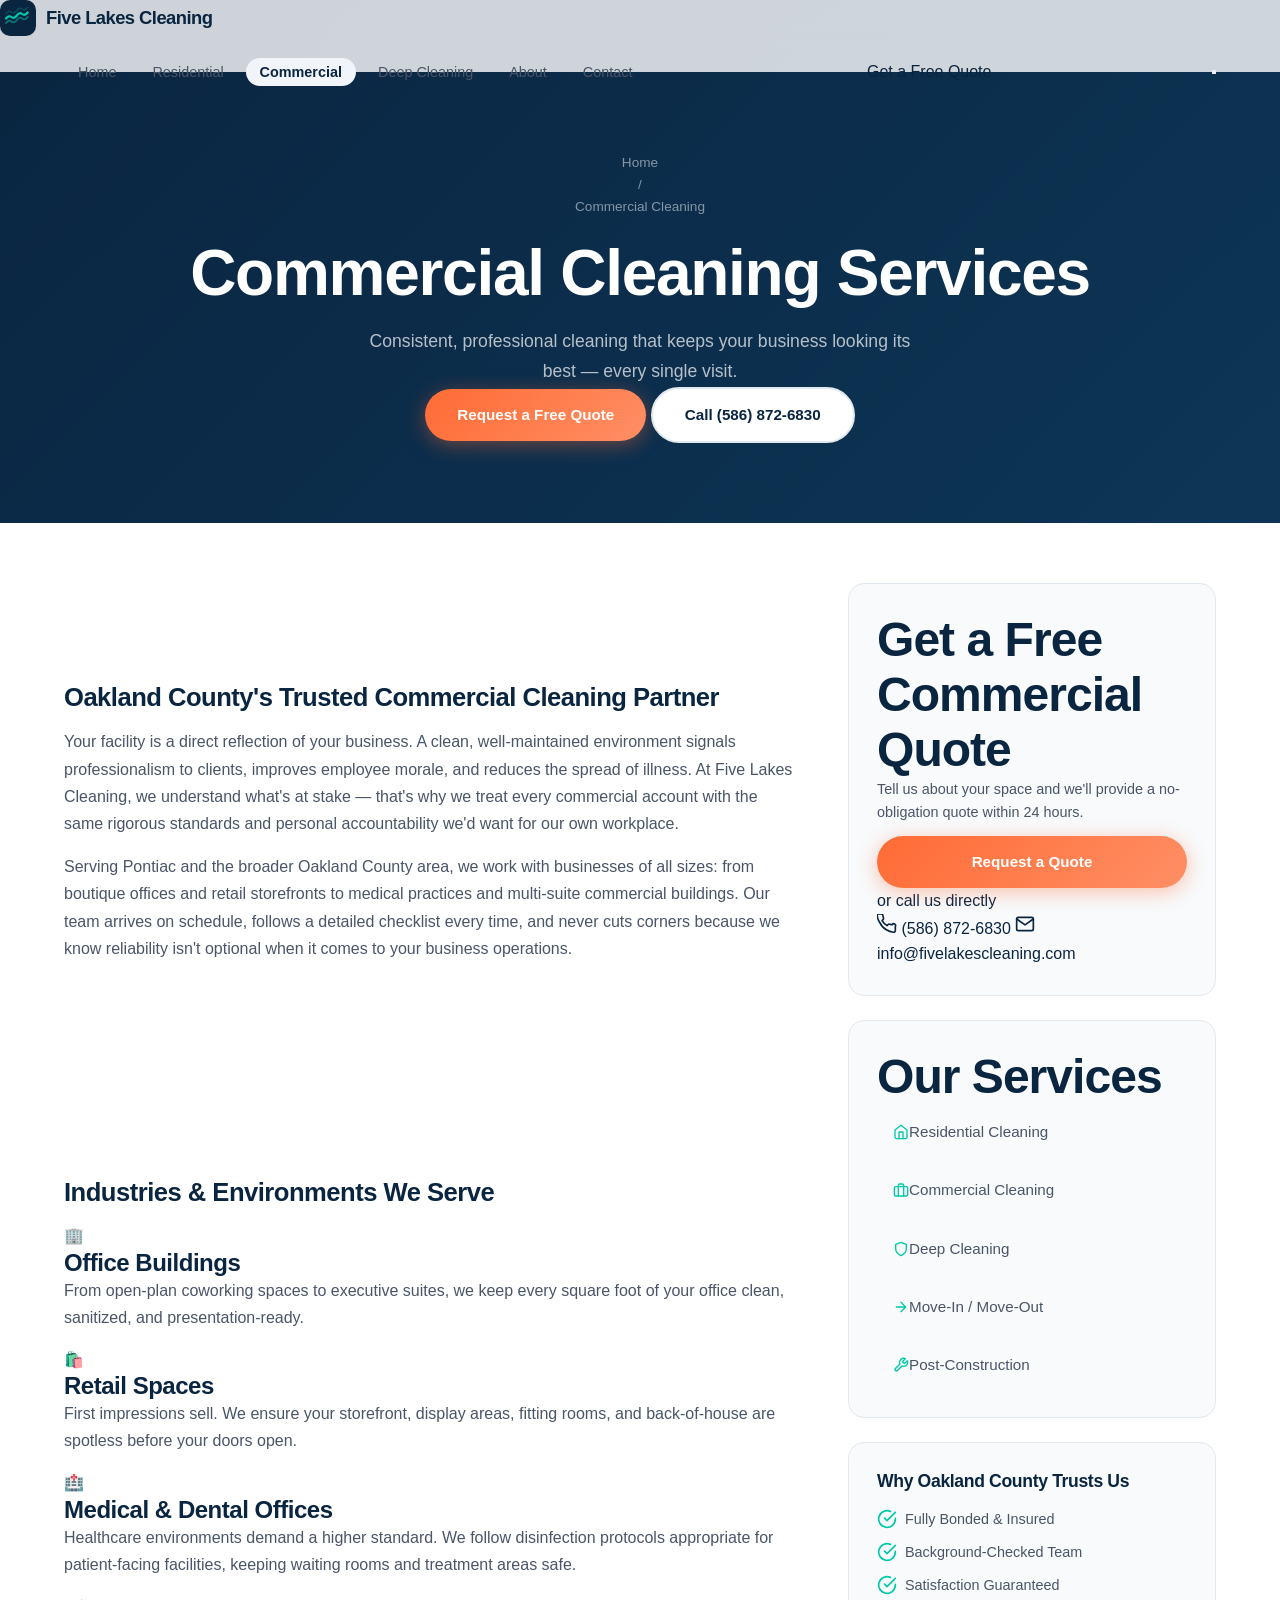
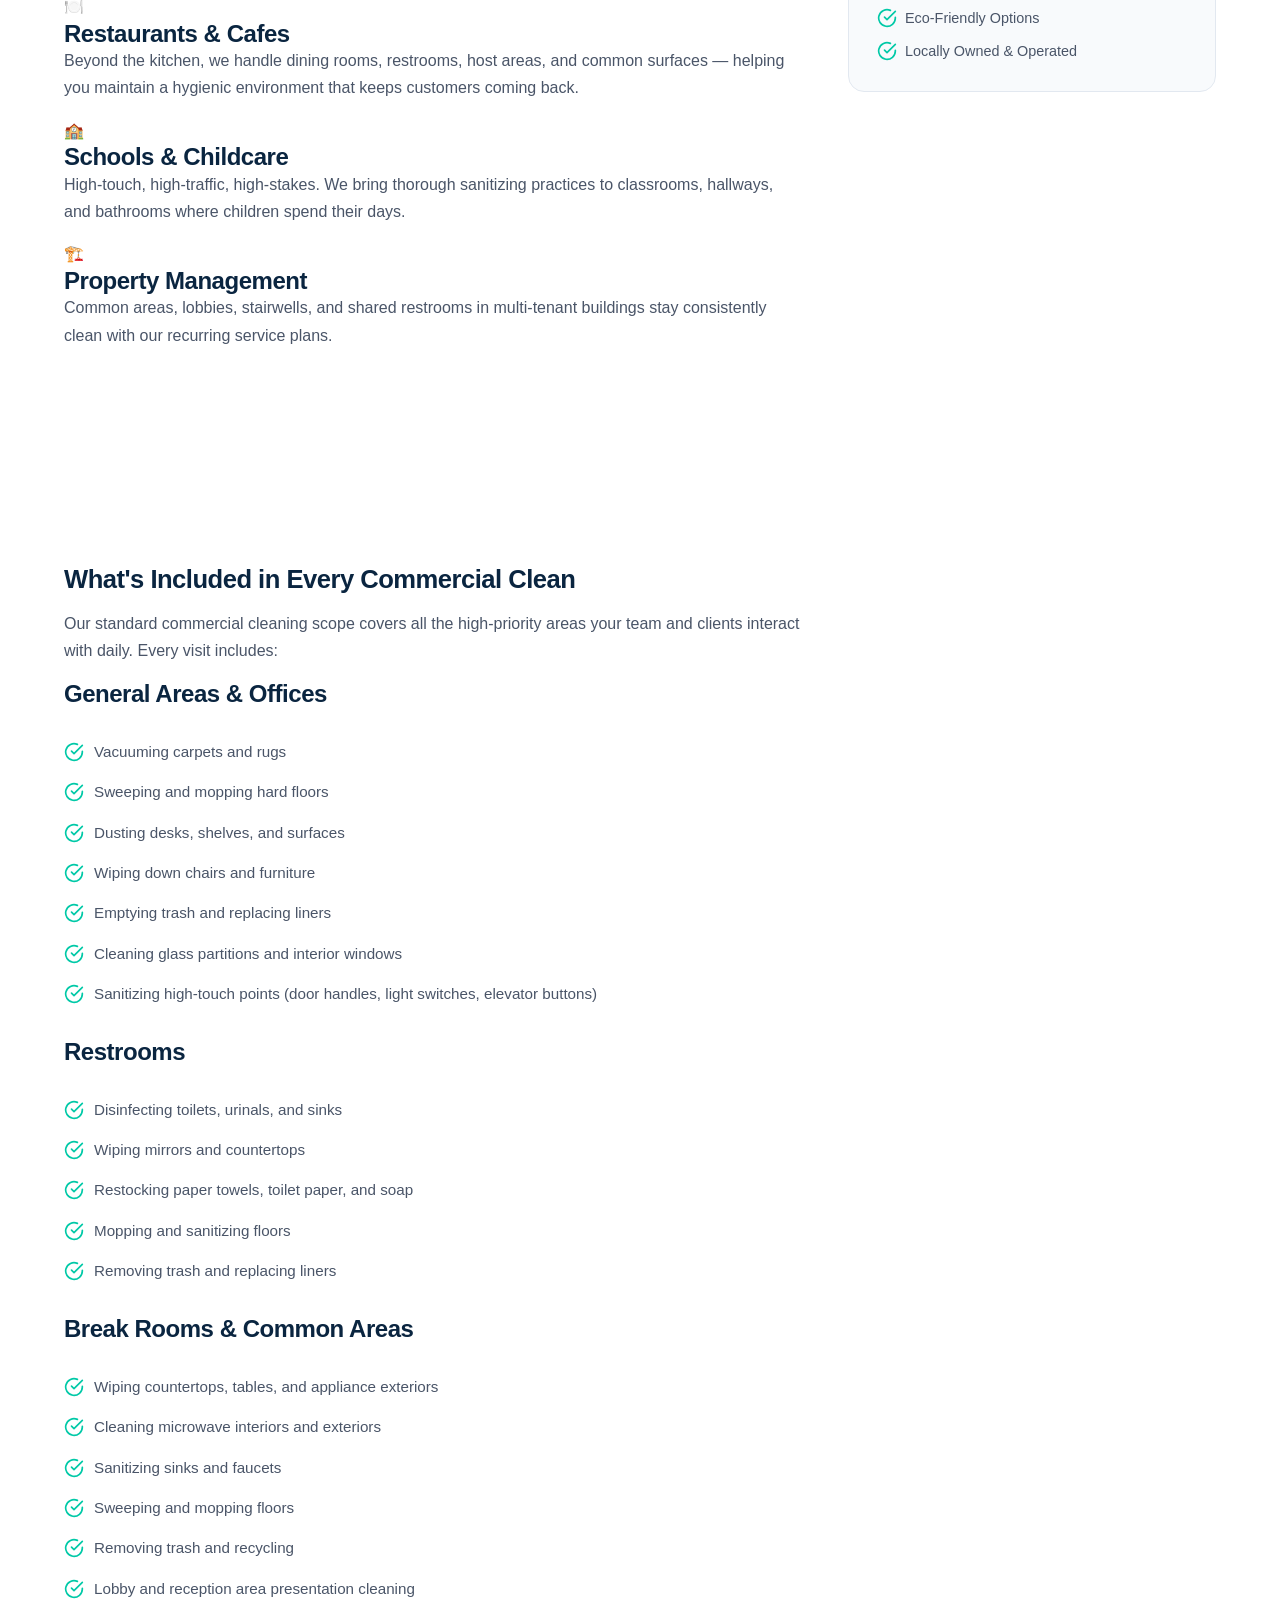
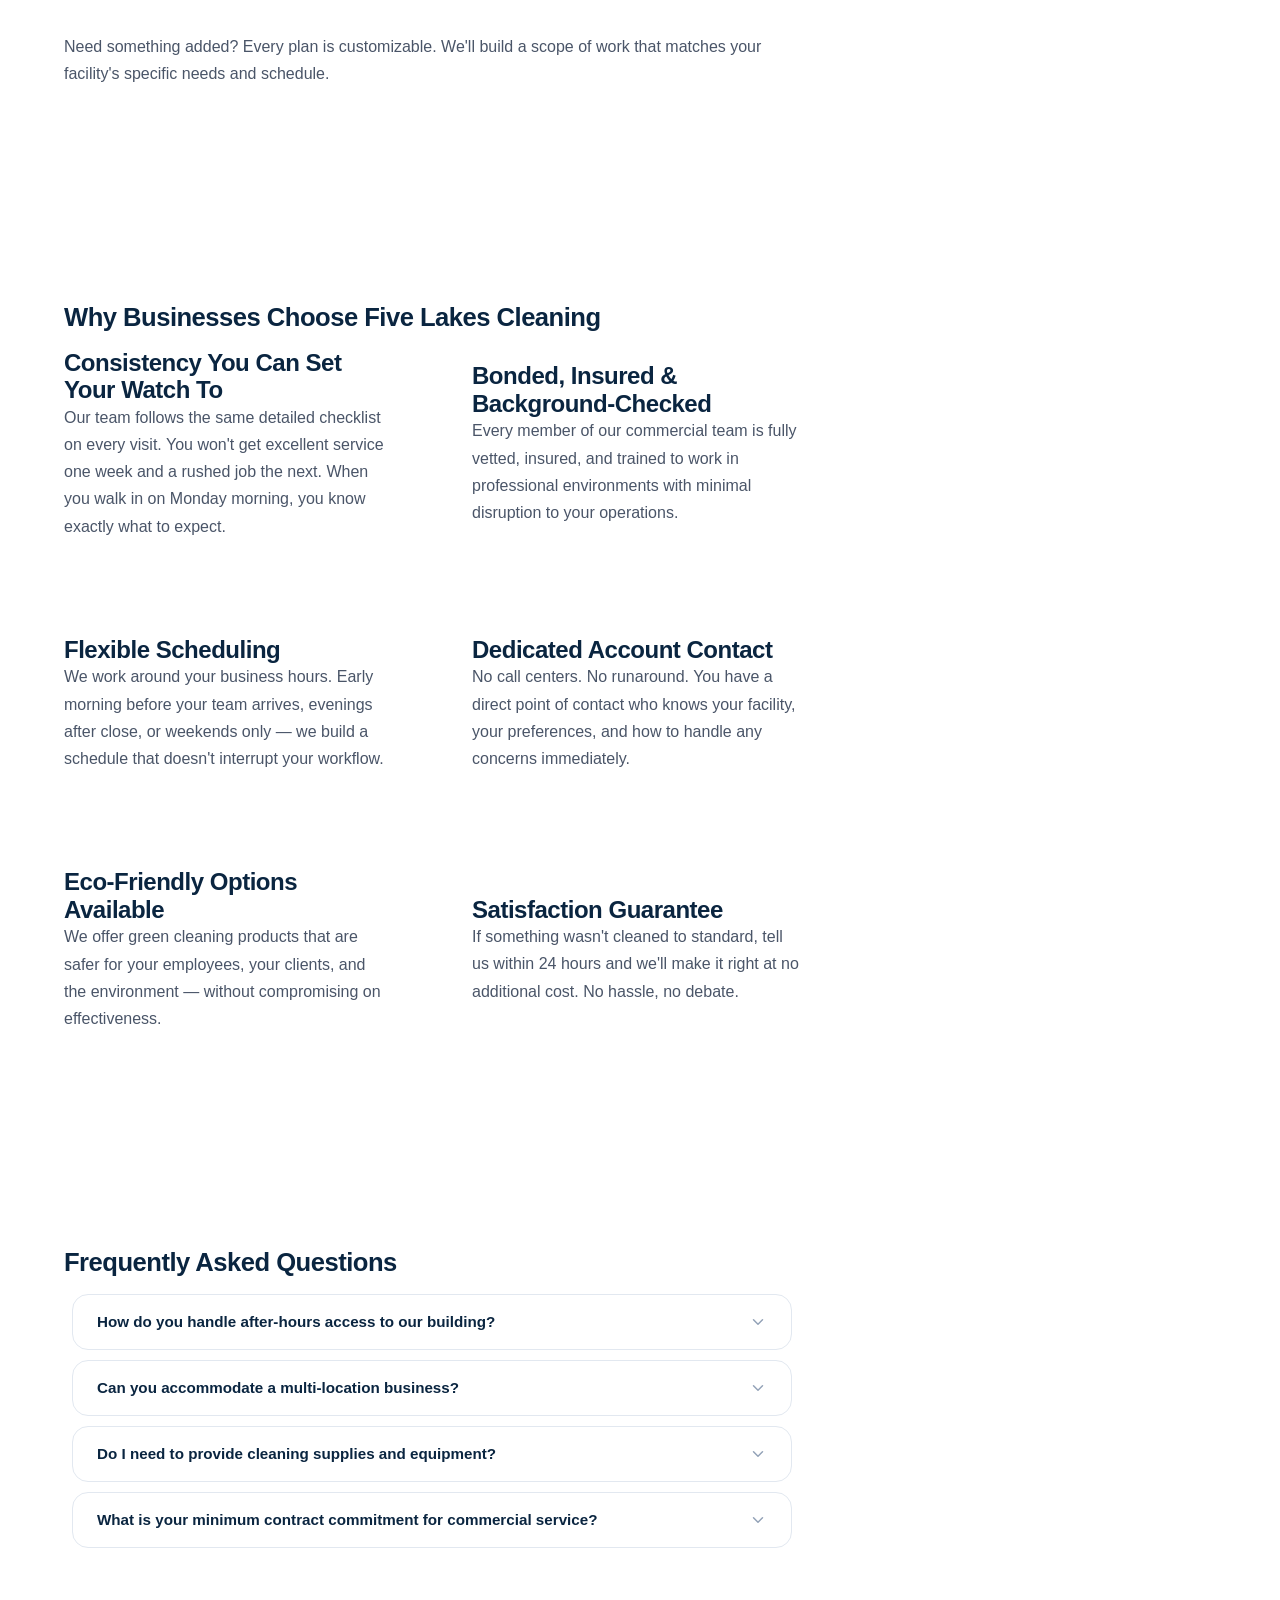
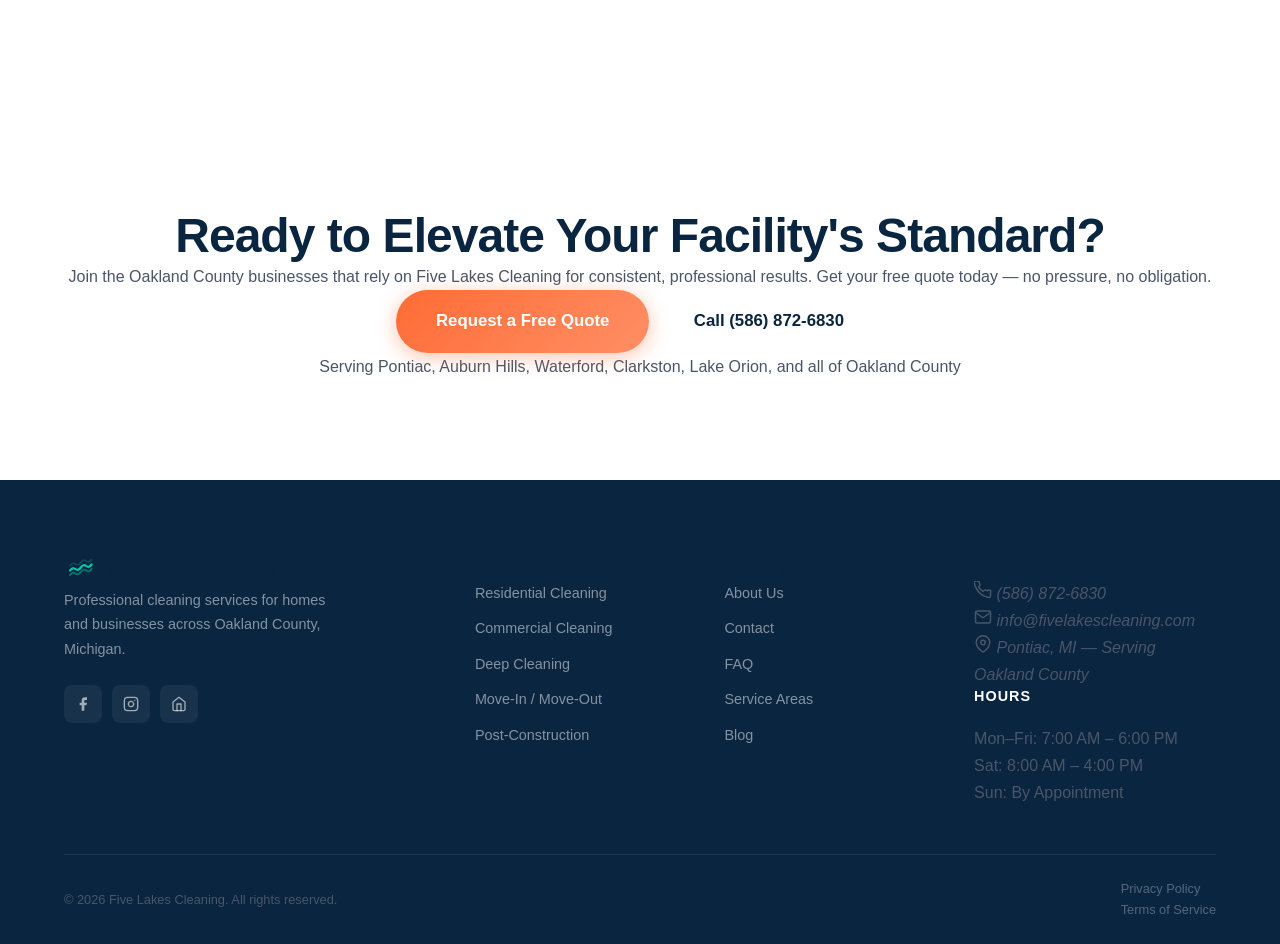
<file: commercial/index.html>
<!DOCTYPE html>
<html lang="en">
<head>
  <meta charset="UTF-8">
  <meta name="viewport" content="width=device-width, initial-scale=1.0">
  <title>Commercial Cleaning Services in Pontiac, MI | Five Lakes Cleaning</title>
  <meta name="description" content="Professional commercial cleaning for offices, retail, and medical facilities across Oakland County. Five Lakes Cleaning delivers consistent, reliable results your business can count on.">
  <meta name="keywords" content="commercial cleaning Pontiac MI, office cleaning Oakland County, retail cleaning Michigan, medical facility cleaning, janitorial services Pontiac">
  <meta name="robots" content="index, follow">
  <link rel="canonical" href="https://fivelakescleaning.com/commercial/">

  <!-- Open Graph -->
  <meta property="og:type" content="website">
  <meta property="og:title" content="Commercial Cleaning Services | Five Lakes Cleaning">
  <meta property="og:description" content="Reliable commercial cleaning for offices, retail, and medical facilities in Oakland County, Michigan.">
  <meta property="og:url" content="https://fivelakescleaning.com/commercial/">
  <meta property="og:site_name" content="Five Lakes Cleaning">

  <!-- Favicon -->
  <link rel="icon" type="image/svg+xml" href="data:image/svg+xml,%3Csvg xmlns='http://www.w3.org/2000/svg' viewBox='0 0 100 100'%3E%3Ctext y='.9em' font-size='90'%3E%F0%9F%8C%8A%3C/text%3E%3C/svg%3E">

  <!-- Schema.org Service Markup -->
  <script type="application/ld+json">
  {
    "@context": "https://schema.org",
    "@type": "Service",
    "name": "Commercial Cleaning Services",
    "serviceType": "Commercial Cleaning",
    "provider": {
      "@type": "LocalBusiness",
      "name": "Five Lakes Cleaning",
      "telephone": "(586) 872-6830",
      "email": "info@fivelakescleaning.com",
      "address": {
        "@type": "PostalAddress",
        "addressLocality": "Pontiac",
        "addressRegion": "MI",
        "addressCountry": "US"
      },
      "areaServed": {
        "@type": "AdministrativeArea",
        "name": "Oakland County, Michigan"
      }
    },
    "description": "Professional commercial cleaning services for offices, retail spaces, medical facilities, and more throughout Oakland County, Michigan.",
    "areaServed": {
      "@type": "AdministrativeArea",
      "name": "Oakland County, Michigan"
    },
    "url": "https://fivelakescleaning.com/commercial/"
  }
  </script>

  <link rel="stylesheet" href="/css/styles.css">
</head>
<body>

  <!-- Header -->
  <header class="header">
    <div class="header-inner">
      <a href="/" class="logo" aria-label="Five Lakes Cleaning - Home">
        <svg viewBox="0 0 36 36" fill="none" xmlns="http://www.w3.org/2000/svg" aria-hidden="true">
          <rect width="36" height="36" rx="10" fill="#0A2540"/>
          <path d="M6 18.5c1.8-2.2 3.6-3 5.4-1.5s3.6 1 5.4-1.5 3.6-3 5.4-1.5 3.6 1 5.4-1.5" stroke="#00C9A7" stroke-width="2.2" stroke-linecap="round" fill="none"/>
          <path d="M6 23c1.8-2.2 3.6-3 5.4-1.5s3.6 1 5.4-1.5 3.6-3 5.4-1.5 3.6 1 5.4-1.5" stroke="#00C9A7" stroke-width="1.8" stroke-linecap="round" fill="none" opacity="0.5"/><path d="M6 13.5c1.8-2.2 3.6-3 5.4-1.5s3.6 1 5.4-1.5 3.6-3 5.4-1.5 3.6 1 5.4-1.5" stroke="#00C9A7" stroke-width="1.4" stroke-linecap="round" fill="none" opacity="0.25"/>
          
        </svg>
        <span class="logo-text">Five Lakes Cleaning</span>
      </a>
      <nav class="nav" aria-label="Main navigation">
        <ul class="nav-links">
          <li><a href="/">Home</a></li>
          <li><a href="/residential/">Residential</a></li>
          <li><a href="/commercial/" class="active" aria-current="page">Commercial</a></li>
          <li><a href="/deep-cleaning/">Deep Cleaning</a></li>
          <li><a href="/about/">About</a></li>
          <li><a href="/contact/">Contact</a></li>
        </ul>
        <a href="/contact/" class="nav-cta">Get a Free Quote</a>
        <button class="nav-toggle" aria-label="Toggle menu" aria-expanded="false">
          <span></span><span></span><span></span>
        </button>
      </nav>
    </div>
  </header>

  <!-- Page Hero -->
  <section class="page-hero page-hero--commercial">
      <div class="page-hero-video">
        <video autoplay muted loop playsinline preload="auto">
          <source src="https://videos.pexels.com/video-files/4205721/4205721-hd_1920_1080_25fps.mp4" type="video/mp4">
        </video>
      </div>
    <div class="page-hero-inner">
      <nav class="breadcrumb" aria-label="Breadcrumb">
        <ol>
          <li><a href="/">Home</a></li>
          <li aria-hidden="true" class="breadcrumb-sep">/</li>
          <li aria-current="page">Commercial Cleaning</li>
        </ol>
      </nav>
      <h1 class="page-hero-title">Commercial Cleaning Services</h1>
      <p class="page-hero-subtitle">Consistent, professional cleaning that keeps your business looking its best — every single visit.</p>
      <div class="page-hero-actions">
        <a href="/contact/" class="btn btn-primary">Request a Free Quote</a>
        <a href="tel:+15868726830" class="btn btn-secondary">Call (586) 872-6830</a>
      </div>
    </div>
  </section>

  <!-- Main Content -->
  <main class="service-detail">
    <div class="container">
      <div class="service-detail-grid">

        <!-- Primary Content -->
        <article class="service-content">

          <section class="service-intro">
            <h2>Oakland County's Trusted Commercial Cleaning Partner</h2>
            <p>Your facility is a direct reflection of your business. A clean, well-maintained environment signals professionalism to clients, improves employee morale, and reduces the spread of illness. At Five Lakes Cleaning, we understand what's at stake — that's why we treat every commercial account with the same rigorous standards and personal accountability we'd want for our own workplace.</p>
            <p>Serving Pontiac and the broader Oakland County area, we work with businesses of all sizes: from boutique offices and retail storefronts to medical practices and multi-suite commercial buildings. Our team arrives on schedule, follows a detailed checklist every time, and never cuts corners because we know reliability isn't optional when it comes to your business operations.</p>
          </section>

          <section class="service-environments">
            <h2>Industries &amp; Environments We Serve</h2>
            <div class="environment-grid">
              <div class="environment-card">
                <div class="environment-icon" aria-hidden="true">🏢</div>
                <h3>Office Buildings</h3>
                <p>From open-plan coworking spaces to executive suites, we keep every square foot of your office clean, sanitized, and presentation-ready.</p>
              </div>
              <div class="environment-card">
                <div class="environment-icon" aria-hidden="true">🛍️</div>
                <h3>Retail Spaces</h3>
                <p>First impressions sell. We ensure your storefront, display areas, fitting rooms, and back-of-house are spotless before your doors open.</p>
              </div>
              <div class="environment-card">
                <div class="environment-icon" aria-hidden="true">🏥</div>
                <h3>Medical &amp; Dental Offices</h3>
                <p>Healthcare environments demand a higher standard. We follow disinfection protocols appropriate for patient-facing facilities, keeping waiting rooms and treatment areas safe.</p>
              </div>
              <div class="environment-card">
                <div class="environment-icon" aria-hidden="true">🍽️</div>
                <h3>Restaurants &amp; Cafes</h3>
                <p>Beyond the kitchen, we handle dining rooms, restrooms, host areas, and common surfaces — helping you maintain a hygienic environment that keeps customers coming back.</p>
              </div>
              <div class="environment-card">
                <div class="environment-icon" aria-hidden="true">🏫</div>
                <h3>Schools &amp; Childcare</h3>
                <p>High-touch, high-traffic, high-stakes. We bring thorough sanitizing practices to classrooms, hallways, and bathrooms where children spend their days.</p>
              </div>
              <div class="environment-card">
                <div class="environment-icon" aria-hidden="true">🏗️</div>
                <h3>Property Management</h3>
                <p>Common areas, lobbies, stairwells, and shared restrooms in multi-tenant buildings stay consistently clean with our recurring service plans.</p>
              </div>
            </div>
          </section>

          <section class="service-checklist-section">
            <h2>What's Included in Every Commercial Clean</h2>
            <p>Our standard commercial cleaning scope covers all the high-priority areas your team and clients interact with daily. Every visit includes:</p>

            <div class="service-checklist-columns">
              <div class="checklist-group">
                <h3>General Areas &amp; Offices</h3>
                <ul class="service-checklist">
                  <li>
                    <svg xmlns="http://www.w3.org/2000/svg" viewBox="0 0 24 24" fill="none" stroke="currentColor" stroke-width="2" stroke-linecap="round" stroke-linejoin="round" aria-hidden="true"><path d="M22 11.08V12a10 10 0 11-5.93-9.14"/><polyline points="22 4 12 14.01 9 11.01"/></svg>
                    Vacuuming carpets and rugs
                  </li>
                  <li>
                    <svg xmlns="http://www.w3.org/2000/svg" viewBox="0 0 24 24" fill="none" stroke="currentColor" stroke-width="2" stroke-linecap="round" stroke-linejoin="round" aria-hidden="true"><path d="M22 11.08V12a10 10 0 11-5.93-9.14"/><polyline points="22 4 12 14.01 9 11.01"/></svg>
                    Sweeping and mopping hard floors
                  </li>
                  <li>
                    <svg xmlns="http://www.w3.org/2000/svg" viewBox="0 0 24 24" fill="none" stroke="currentColor" stroke-width="2" stroke-linecap="round" stroke-linejoin="round" aria-hidden="true"><path d="M22 11.08V12a10 10 0 11-5.93-9.14"/><polyline points="22 4 12 14.01 9 11.01"/></svg>
                    Dusting desks, shelves, and surfaces
                  </li>
                  <li>
                    <svg xmlns="http://www.w3.org/2000/svg" viewBox="0 0 24 24" fill="none" stroke="currentColor" stroke-width="2" stroke-linecap="round" stroke-linejoin="round" aria-hidden="true"><path d="M22 11.08V12a10 10 0 11-5.93-9.14"/><polyline points="22 4 12 14.01 9 11.01"/></svg>
                    Wiping down chairs and furniture
                  </li>
                  <li>
                    <svg xmlns="http://www.w3.org/2000/svg" viewBox="0 0 24 24" fill="none" stroke="currentColor" stroke-width="2" stroke-linecap="round" stroke-linejoin="round" aria-hidden="true"><path d="M22 11.08V12a10 10 0 11-5.93-9.14"/><polyline points="22 4 12 14.01 9 11.01"/></svg>
                    Emptying trash and replacing liners
                  </li>
                  <li>
                    <svg xmlns="http://www.w3.org/2000/svg" viewBox="0 0 24 24" fill="none" stroke="currentColor" stroke-width="2" stroke-linecap="round" stroke-linejoin="round" aria-hidden="true"><path d="M22 11.08V12a10 10 0 11-5.93-9.14"/><polyline points="22 4 12 14.01 9 11.01"/></svg>
                    Cleaning glass partitions and interior windows
                  </li>
                  <li>
                    <svg xmlns="http://www.w3.org/2000/svg" viewBox="0 0 24 24" fill="none" stroke="currentColor" stroke-width="2" stroke-linecap="round" stroke-linejoin="round" aria-hidden="true"><path d="M22 11.08V12a10 10 0 11-5.93-9.14"/><polyline points="22 4 12 14.01 9 11.01"/></svg>
                    Sanitizing high-touch points (door handles, light switches, elevator buttons)
                  </li>
                </ul>
              </div>

              <div class="checklist-group">
                <h3>Restrooms</h3>
                <ul class="service-checklist">
                  <li>
                    <svg xmlns="http://www.w3.org/2000/svg" viewBox="0 0 24 24" fill="none" stroke="currentColor" stroke-width="2" stroke-linecap="round" stroke-linejoin="round" aria-hidden="true"><path d="M22 11.08V12a10 10 0 11-5.93-9.14"/><polyline points="22 4 12 14.01 9 11.01"/></svg>
                    Disinfecting toilets, urinals, and sinks
                  </li>
                  <li>
                    <svg xmlns="http://www.w3.org/2000/svg" viewBox="0 0 24 24" fill="none" stroke="currentColor" stroke-width="2" stroke-linecap="round" stroke-linejoin="round" aria-hidden="true"><path d="M22 11.08V12a10 10 0 11-5.93-9.14"/><polyline points="22 4 12 14.01 9 11.01"/></svg>
                    Wiping mirrors and countertops
                  </li>
                  <li>
                    <svg xmlns="http://www.w3.org/2000/svg" viewBox="0 0 24 24" fill="none" stroke="currentColor" stroke-width="2" stroke-linecap="round" stroke-linejoin="round" aria-hidden="true"><path d="M22 11.08V12a10 10 0 11-5.93-9.14"/><polyline points="22 4 12 14.01 9 11.01"/></svg>
                    Restocking paper towels, toilet paper, and soap
                  </li>
                  <li>
                    <svg xmlns="http://www.w3.org/2000/svg" viewBox="0 0 24 24" fill="none" stroke="currentColor" stroke-width="2" stroke-linecap="round" stroke-linejoin="round" aria-hidden="true"><path d="M22 11.08V12a10 10 0 11-5.93-9.14"/><polyline points="22 4 12 14.01 9 11.01"/></svg>
                    Mopping and sanitizing floors
                  </li>
                  <li>
                    <svg xmlns="http://www.w3.org/2000/svg" viewBox="0 0 24 24" fill="none" stroke="currentColor" stroke-width="2" stroke-linecap="round" stroke-linejoin="round" aria-hidden="true"><path d="M22 11.08V12a10 10 0 11-5.93-9.14"/><polyline points="22 4 12 14.01 9 11.01"/></svg>
                    Removing trash and replacing liners
                  </li>
                </ul>
              </div>

              <div class="checklist-group">
                <h3>Break Rooms &amp; Common Areas</h3>
                <ul class="service-checklist">
                  <li>
                    <svg xmlns="http://www.w3.org/2000/svg" viewBox="0 0 24 24" fill="none" stroke="currentColor" stroke-width="2" stroke-linecap="round" stroke-linejoin="round" aria-hidden="true"><path d="M22 11.08V12a10 10 0 11-5.93-9.14"/><polyline points="22 4 12 14.01 9 11.01"/></svg>
                    Wiping countertops, tables, and appliance exteriors
                  </li>
                  <li>
                    <svg xmlns="http://www.w3.org/2000/svg" viewBox="0 0 24 24" fill="none" stroke="currentColor" stroke-width="2" stroke-linecap="round" stroke-linejoin="round" aria-hidden="true"><path d="M22 11.08V12a10 10 0 11-5.93-9.14"/><polyline points="22 4 12 14.01 9 11.01"/></svg>
                    Cleaning microwave interiors and exteriors
                  </li>
                  <li>
                    <svg xmlns="http://www.w3.org/2000/svg" viewBox="0 0 24 24" fill="none" stroke="currentColor" stroke-width="2" stroke-linecap="round" stroke-linejoin="round" aria-hidden="true"><path d="M22 11.08V12a10 10 0 11-5.93-9.14"/><polyline points="22 4 12 14.01 9 11.01"/></svg>
                    Sanitizing sinks and faucets
                  </li>
                  <li>
                    <svg xmlns="http://www.w3.org/2000/svg" viewBox="0 0 24 24" fill="none" stroke="currentColor" stroke-width="2" stroke-linecap="round" stroke-linejoin="round" aria-hidden="true"><path d="M22 11.08V12a10 10 0 11-5.93-9.14"/><polyline points="22 4 12 14.01 9 11.01"/></svg>
                    Sweeping and mopping floors
                  </li>
                  <li>
                    <svg xmlns="http://www.w3.org/2000/svg" viewBox="0 0 24 24" fill="none" stroke="currentColor" stroke-width="2" stroke-linecap="round" stroke-linejoin="round" aria-hidden="true"><path d="M22 11.08V12a10 10 0 11-5.93-9.14"/><polyline points="22 4 12 14.01 9 11.01"/></svg>
                    Removing trash and recycling
                  </li>
                  <li>
                    <svg xmlns="http://www.w3.org/2000/svg" viewBox="0 0 24 24" fill="none" stroke="currentColor" stroke-width="2" stroke-linecap="round" stroke-linejoin="round" aria-hidden="true"><path d="M22 11.08V12a10 10 0 11-5.93-9.14"/><polyline points="22 4 12 14.01 9 11.01"/></svg>
                    Lobby and reception area presentation cleaning
                  </li>
                </ul>
              </div>
            </div>

            <p class="checklist-note">Need something added? Every plan is customizable. We'll build a scope of work that matches your facility's specific needs and schedule.</p>
          </section>

          <section class="service-why">
            <h2>Why Businesses Choose Five Lakes Cleaning</h2>
            <div class="why-grid">
              <div class="why-item">
                <h3>Consistency You Can Set Your Watch To</h3>
                <p>Our team follows the same detailed checklist on every visit. You won't get excellent service one week and a rushed job the next. When you walk in on Monday morning, you know exactly what to expect.</p>
              </div>
              <div class="why-item">
                <h3>Bonded, Insured &amp; Background-Checked</h3>
                <p>Every member of our commercial team is fully vetted, insured, and trained to work in professional environments with minimal disruption to your operations.</p>
              </div>
              <div class="why-item">
                <h3>Flexible Scheduling</h3>
                <p>We work around your business hours. Early morning before your team arrives, evenings after close, or weekends only — we build a schedule that doesn't interrupt your workflow.</p>
              </div>
              <div class="why-item">
                <h3>Dedicated Account Contact</h3>
                <p>No call centers. No runaround. You have a direct point of contact who knows your facility, your preferences, and how to handle any concerns immediately.</p>
              </div>
              <div class="why-item">
                <h3>Eco-Friendly Options Available</h3>
                <p>We offer green cleaning products that are safer for your employees, your clients, and the environment — without compromising on effectiveness.</p>
              </div>
              <div class="why-item">
                <h3>Satisfaction Guarantee</h3>
                <p>If something wasn't cleaned to standard, tell us within 24 hours and we'll make it right at no additional cost. No hassle, no debate.</p>
              </div>
            </div>
          </section>

          <!-- FAQ Section -->
          <section class="faq-section" id="faq">
            <h2>Frequently Asked Questions</h2>
            <div class="faq-list">

              <div class="faq-item">
                <button class="faq-question" aria-expanded="false" aria-controls="faq-1">
                  How do you handle after-hours access to our building?
                  <svg class="faq-icon" xmlns="http://www.w3.org/2000/svg" viewBox="0 0 24 24" fill="none" stroke="currentColor" stroke-width="2" stroke-linecap="round" stroke-linejoin="round" aria-hidden="true"><polyline points="6 9 12 15 18 9"/></svg>
                </button>
                <div class="faq-answer" id="faq-1" hidden>
                  <p>We work with you to establish a secure access arrangement that suits your building's protocols. This may include a key, key fob, alarm code (held in a secure encrypted record), or coordination with your property manager. Our team is trained to follow all security procedures precisely, and we carry full liability insurance for your peace of mind.</p>
                </div>
              </div>

              <div class="faq-item">
                <button class="faq-question" aria-expanded="false" aria-controls="faq-2">
                  Can you accommodate a multi-location business?
                  <svg class="faq-icon" xmlns="http://www.w3.org/2000/svg" viewBox="0 0 24 24" fill="none" stroke="currentColor" stroke-width="2" stroke-linecap="round" stroke-linejoin="round" aria-hidden="true"><polyline points="6 9 12 15 18 9"/></svg>
                </button>
                <div class="faq-answer" id="faq-2" hidden>
                  <p>Yes. We service multiple locations for several of our Oakland County clients, and we maintain consistent standards across every site. You'll receive unified billing and a single point of contact regardless of how many locations you have, making account management simple.</p>
                </div>
              </div>

              <div class="faq-item">
                <button class="faq-question" aria-expanded="false" aria-controls="faq-3">
                  Do I need to provide cleaning supplies and equipment?
                  <svg class="faq-icon" xmlns="http://www.w3.org/2000/svg" viewBox="0 0 24 24" fill="none" stroke="currentColor" stroke-width="2" stroke-linecap="round" stroke-linejoin="round" aria-hidden="true"><polyline points="6 9 12 15 18 9"/></svg>
                </button>
                <div class="faq-answer" id="faq-3" hidden>
                  <p>No. Our team arrives fully equipped with all professional-grade cleaning supplies, tools, and equipment needed for your service. If your facility requires specific products (for example, fragrance-free or hypoallergenic cleaners), just let us know during onboarding and we'll accommodate that in our plan.</p>
                </div>
              </div>

              <div class="faq-item">
                <button class="faq-question" aria-expanded="false" aria-controls="faq-4">
                  What is your minimum contract commitment for commercial service?
                  <svg class="faq-icon" xmlns="http://www.w3.org/2000/svg" viewBox="0 0 24 24" fill="none" stroke="currentColor" stroke-width="2" stroke-linecap="round" stroke-linejoin="round" aria-hidden="true"><polyline points="6 9 12 15 18 9"/></svg>
                </button>
                <div class="faq-answer" id="faq-4" hidden>
                  <p>Most of our commercial clients opt for ongoing recurring service agreements (monthly, bi-weekly, or weekly), but we do not require long-term lock-in contracts to get started. We earn your continued business through quality and reliability, not paperwork. Contact us to discuss a plan that fits your situation.</p>
                </div>
              </div>

            </div>
          </section>

        </article>

        <!-- Sidebar -->
        <aside class="service-sidebar">

          <!-- Quote CTA Card -->
          <div class="sidebar-card sidebar-card--cta">
            <h2 class="sidebar-card-title">Get a Free Commercial Quote</h2>
            <p>Tell us about your space and we'll provide a no-obligation quote within 24 hours.</p>
            <a href="/contact/" class="btn btn-primary btn-block">Request a Quote</a>
            <div class="sidebar-divider">or call us directly</div>
            <a href="tel:+15868726830" class="sidebar-phone">
              <svg xmlns="http://www.w3.org/2000/svg" viewBox="0 0 24 24" fill="none" stroke="currentColor" stroke-width="2" stroke-linecap="round" stroke-linejoin="round" aria-hidden="true"><path d="M22 16.92v3a2 2 0 01-2.18 2 19.79 19.79 0 01-8.63-3.07A19.5 19.5 0 013.07 9.81 19.79 19.79 0 01.03 1.18 2 2 0 012 .02h3a2 2 0 012 1.72 12.84 12.84 0 00.7 2.81 2 2 0 01-.45 2.11L6.09 7.91a16 16 0 006 6l1.27-1.27a2 2 0 012.11-.45 12.84 12.84 0 002.81.7A2 2 0 0122 14.92z"/></svg>
              (586) 872-6830
            </a>
            <a href="mailto:info@fivelakescleaning.com" class="sidebar-email">
              <svg xmlns="http://www.w3.org/2000/svg" viewBox="0 0 24 24" fill="none" stroke="currentColor" stroke-width="2" stroke-linecap="round" stroke-linejoin="round" aria-hidden="true"><path d="M4 4h16c1.1 0 2 .9 2 2v12c0 1.1-.9 2-2 2H4c-1.1 0-2-.9-2-2V6c0-1.1.9-2 2-2z"/><polyline points="22,6 12,13 2,6"/></svg>
              info@fivelakescleaning.com
            </a>
          </div>

          <!-- Service Navigation -->
          <nav class="sidebar-card sidebar-nav" aria-label="Services navigation">
            <h2 class="sidebar-card-title">Our Services</h2>
            <ul>
              <li>
                <a href="/residential/">
                  <svg xmlns="http://www.w3.org/2000/svg" viewBox="0 0 24 24" fill="none" stroke="currentColor" stroke-width="2" stroke-linecap="round" stroke-linejoin="round" aria-hidden="true"><path d="M3 9l9-7 9 7v11a2 2 0 01-2 2H5a2 2 0 01-2-2z"/><polyline points="9 22 9 12 15 12 15 22"/></svg>
                  Residential Cleaning
                </a>
              </li>
              <li class="sidebar-nav-active">
                <a href="/commercial/" aria-current="page">
                  <svg xmlns="http://www.w3.org/2000/svg" viewBox="0 0 24 24" fill="none" stroke="currentColor" stroke-width="2" stroke-linecap="round" stroke-linejoin="round" aria-hidden="true"><rect x="2" y="7" width="20" height="14" rx="2" ry="2"/><path d="M16 21V5a2 2 0 00-2-2h-4a2 2 0 00-2 2v16"/></svg>
                  Commercial Cleaning
                </a>
              </li>
              <li>
                <a href="/deep-cleaning/">
                  <svg xmlns="http://www.w3.org/2000/svg" viewBox="0 0 24 24" fill="none" stroke="currentColor" stroke-width="2" stroke-linecap="round" stroke-linejoin="round" aria-hidden="true"><path d="M12 22s8-4 8-10V5l-8-3-8 3v7c0 6 8 10 8 10z"/></svg>
                  Deep Cleaning
                </a>
              </li>
              <li>
                <a href="/move-in-out/">
                  <svg xmlns="http://www.w3.org/2000/svg" viewBox="0 0 24 24" fill="none" stroke="currentColor" stroke-width="2" stroke-linecap="round" stroke-linejoin="round" aria-hidden="true"><path d="M5 12H19M12 5l7 7-7 7"/></svg>
                  Move-In / Move-Out
                </a>
              </li>
              <li>
                <a href="/post-construction/">
                  <svg xmlns="http://www.w3.org/2000/svg" viewBox="0 0 24 24" fill="none" stroke="currentColor" stroke-width="2" stroke-linecap="round" stroke-linejoin="round" aria-hidden="true"><path d="M14.7 6.3a1 1 0 000 1.4l1.6 1.6a1 1 0 001.4 0l3.77-3.77a6 6 0 01-7.94 7.94l-6.91 6.91a2.12 2.12 0 01-3-3l6.91-6.91a6 6 0 017.94-7.94l-3.76 3.76z"/></svg>
                  Post-Construction
                </a>
              </li>
            </ul>
          </nav>

          <!-- Trust Badge Card -->
          <div class="sidebar-card sidebar-card--trust">
            <h3>Why Oakland County Trusts Us</h3>
            <ul class="trust-list">
              <li>
                <svg xmlns="http://www.w3.org/2000/svg" viewBox="0 0 24 24" fill="none" stroke="currentColor" stroke-width="2" stroke-linecap="round" stroke-linejoin="round" aria-hidden="true"><path d="M22 11.08V12a10 10 0 11-5.93-9.14"/><polyline points="22 4 12 14.01 9 11.01"/></svg>
                Fully Bonded &amp; Insured
              </li>
              <li>
                <svg xmlns="http://www.w3.org/2000/svg" viewBox="0 0 24 24" fill="none" stroke="currentColor" stroke-width="2" stroke-linecap="round" stroke-linejoin="round" aria-hidden="true"><path d="M22 11.08V12a10 10 0 11-5.93-9.14"/><polyline points="22 4 12 14.01 9 11.01"/></svg>
                Background-Checked Team
              </li>
              <li>
                <svg xmlns="http://www.w3.org/2000/svg" viewBox="0 0 24 24" fill="none" stroke="currentColor" stroke-width="2" stroke-linecap="round" stroke-linejoin="round" aria-hidden="true"><path d="M22 11.08V12a10 10 0 11-5.93-9.14"/><polyline points="22 4 12 14.01 9 11.01"/></svg>
                Satisfaction Guaranteed
              </li>
              <li>
                <svg xmlns="http://www.w3.org/2000/svg" viewBox="0 0 24 24" fill="none" stroke="currentColor" stroke-width="2" stroke-linecap="round" stroke-linejoin="round" aria-hidden="true"><path d="M22 11.08V12a10 10 0 11-5.93-9.14"/><polyline points="22 4 12 14.01 9 11.01"/></svg>
                Eco-Friendly Options
              </li>
              <li>
                <svg xmlns="http://www.w3.org/2000/svg" viewBox="0 0 24 24" fill="none" stroke="currentColor" stroke-width="2" stroke-linecap="round" stroke-linejoin="round" aria-hidden="true"><path d="M22 11.08V12a10 10 0 11-5.93-9.14"/><polyline points="22 4 12 14.01 9 11.01"/></svg>
                Locally Owned &amp; Operated
              </li>
            </ul>
          </div>

        </aside>

      </div>
    </div>
  </main>

  <!-- Bottom CTA Section -->
  <section class="cta-section">
    <div class="container">
      <div class="cta-inner">
        <h2>Ready to Elevate Your Facility's Standard?</h2>
        <p>Join the Oakland County businesses that rely on Five Lakes Cleaning for consistent, professional results. Get your free quote today — no pressure, no obligation.</p>
        <div class="cta-actions">
          <a href="/contact/" class="btn btn-primary btn-lg">Request a Free Quote</a>
          <a href="tel:+15868726830" class="btn btn-outline btn-lg">Call (586) 872-6830</a>
        </div>
        <p class="cta-note">Serving Pontiac, Auburn Hills, Waterford, Clarkston, Lake Orion, and all of Oakland County</p>
      </div>
    </div>
  </section>

  <!-- Footer -->
  <footer class="footer">
    <div class="container">
      <div class="footer-grid">

        <!-- Brand Column -->
        <div class="footer-brand">
          <a href="/" class="logo footer-logo" aria-label="Five Lakes Cleaning - Home">
            <svg viewBox="0 0 36 36" fill="none" xmlns="http://www.w3.org/2000/svg" aria-hidden="true">
              <rect width="36" height="36" rx="10" fill="#0A2540"/>
              <path d="M6 18.5c1.8-2.2 3.6-3 5.4-1.5s3.6 1 5.4-1.5 3.6-3 5.4-1.5 3.6 1 5.4-1.5" stroke="#00C9A7" stroke-width="2.2" stroke-linecap="round" fill="none"/>
              <path d="M6 23c1.8-2.2 3.6-3 5.4-1.5s3.6 1 5.4-1.5 3.6-3 5.4-1.5 3.6 1 5.4-1.5" stroke="#00C9A7" stroke-width="1.8" stroke-linecap="round" fill="none" opacity="0.5"/><path d="M6 13.5c1.8-2.2 3.6-3 5.4-1.5s3.6 1 5.4-1.5 3.6-3 5.4-1.5 3.6 1 5.4-1.5" stroke="#00C9A7" stroke-width="1.4" stroke-linecap="round" fill="none" opacity="0.25"/>
              
            </svg>
            <span class="logo-text">Five Lakes Cleaning</span>
          </a>
          <p class="footer-tagline">Professional cleaning services for homes and businesses across Oakland County, Michigan.</p>
          <div class="footer-social">
            <a href="https://facebook.com/fivelakescleaning" aria-label="Five Lakes Cleaning on Facebook" rel="noopener noreferrer" target="_blank">
              <svg xmlns="http://www.w3.org/2000/svg" viewBox="0 0 24 24" fill="currentColor" width="18" height="18" aria-hidden="true"><path d="M18 2h-3a5 5 0 00-5 5v3H7v4h3v8h4v-8h3l1-4h-4V7a1 1 0 011-1h3z"/></svg>
            </a>
            <a href="https://instagram.com/fivelakescleaning" aria-label="Five Lakes Cleaning on Instagram" rel="noopener noreferrer" target="_blank">
              <svg xmlns="http://www.w3.org/2000/svg" viewBox="0 0 24 24" fill="none" stroke="currentColor" stroke-width="2" stroke-linecap="round" stroke-linejoin="round" width="18" height="18" aria-hidden="true"><rect x="2" y="2" width="20" height="20" rx="5" ry="5"/><path d="M16 11.37A4 4 0 1112.63 8 4 4 0 0116 11.37z"/><line x1="17.5" y1="6.5" x2="17.51" y2="6.5"/></svg>
            </a>
            <a href="https://nextdoor.com/pages/five-lakes-cleaning" aria-label="Five Lakes Cleaning on Nextdoor" rel="noopener noreferrer" target="_blank">
              <svg xmlns="http://www.w3.org/2000/svg" viewBox="0 0 24 24" fill="none" stroke="currentColor" stroke-width="2" stroke-linecap="round" stroke-linejoin="round" width="18" height="18" aria-hidden="true"><path d="M3 9l9-7 9 7v11a2 2 0 01-2 2H5a2 2 0 01-2-2z"/><polyline points="9 22 9 12 15 12 15 22"/></svg>
            </a>
          </div>
        </div>

        <!-- Services Column -->
        <div class="footer-col">
          <h3 class="footer-heading">Services</h3>
          <ul class="footer-links">
            <li><a href="/residential/">Residential Cleaning</a></li>
            <li><a href="/commercial/">Commercial Cleaning</a></li>
            <li><a href="/deep-cleaning/">Deep Cleaning</a></li>
            <li><a href="/move-in-out/">Move-In / Move-Out</a></li>
            <li><a href="/post-construction/">Post-Construction</a></li>
          </ul>
        </div>

        <!-- Company Column -->
        <div class="footer-col">
          <h3 class="footer-heading">Company</h3>
          <ul class="footer-links">
            <li><a href="/about/">About Us</a></li>
            <li><a href="/contact/">Contact</a></li>
            <li><a href="/faq/">FAQ</a></li>
            <li><a href="/service-areas/">Service Areas</a></li>
            <li><a href="/blog/">Blog</a></li>
          </ul>
        </div>

        <!-- Contact Column -->
        <div class="footer-col footer-contact">
          <h3 class="footer-heading">Contact Us</h3>
          <address>
            <p>
              <svg xmlns="http://www.w3.org/2000/svg" viewBox="0 0 24 24" fill="none" stroke="currentColor" stroke-width="2" stroke-linecap="round" stroke-linejoin="round" width="18" height="18" aria-hidden="true"><path d="M22 16.92v3a2 2 0 01-2.18 2 19.79 19.79 0 01-8.63-3.07A19.5 19.5 0 013.07 9.81 19.79 19.79 0 01.03 1.18 2 2 0 012 .02h3a2 2 0 012 1.72 12.84 12.84 0 00.7 2.81 2 2 0 01-.45 2.11L6.09 7.91a16 16 0 006 6l1.27-1.27a2 2 0 012.11-.45 12.84 12.84 0 002.81.7A2 2 0 0122 14.92z"/></svg>
              <a href="tel:+15868726830">(586) 872-6830</a>
            </p>
            <p>
              <svg xmlns="http://www.w3.org/2000/svg" viewBox="0 0 24 24" fill="none" stroke="currentColor" stroke-width="2" stroke-linecap="round" stroke-linejoin="round" width="18" height="18" aria-hidden="true"><path d="M4 4h16c1.1 0 2 .9 2 2v12c0 1.1-.9 2-2 2H4c-1.1 0-2-.9-2-2V6c0-1.1.9-2 2-2z"/><polyline points="22,6 12,13 2,6"/></svg>
              <a href="mailto:info@fivelakescleaning.com">info@fivelakescleaning.com</a>
            </p>
            <p>
              <svg xmlns="http://www.w3.org/2000/svg" viewBox="0 0 24 24" fill="none" stroke="currentColor" stroke-width="2" stroke-linecap="round" stroke-linejoin="round" width="18" height="18" aria-hidden="true"><path d="M21 10c0 7-9 13-9 13s-9-6-9-13a9 9 0 0118 0z"/><circle cx="12" cy="10" r="3"/></svg>
              Pontiac, MI — Serving Oakland County
            </p>
          </address>
          <div class="footer-hours">
            <h4>Hours</h4>
            <p>Mon–Fri: 7:00 AM – 6:00 PM</p>
            <p>Sat: 8:00 AM – 4:00 PM</p>
            <p>Sun: By Appointment</p>
          </div>
        </div>

      </div>

      <div class="footer-bottom">
        <p>&copy; <span id="footer-year">2025</span> Five Lakes Cleaning. All rights reserved.</p>
        <ul class="footer-legal">
          <li><a href="/privacy/">Privacy Policy</a></li>
          <li><a href="/terms/">Terms of Service</a></li>
        </ul>
      </div>
    </div>
  </footer>

  <script src="/js/main.js"></script>
  <script>
    // Update footer year
    document.getElementById('footer-year').textContent = new Date().getFullYear();

    // FAQ accordion
    document.querySelectorAll('.faq-question').forEach(function(btn) {
      btn.addEventListener('click', function() {
        var expanded = this.getAttribute('aria-expanded') === 'true';
        // Close all
        document.querySelectorAll('.faq-question').forEach(function(b) {
          b.setAttribute('aria-expanded', 'false');
          var answerId = b.getAttribute('aria-controls');
          var answer = document.getElementById(answerId);
          if (answer) answer.hidden = true;
        });
        // Open clicked if it was closed
        if (!expanded) {
          this.setAttribute('aria-expanded', 'true');
          var answerId = this.getAttribute('aria-controls');
          var answer = document.getElementById(answerId);
          if (answer) answer.hidden = false;
        }
      });
    });

    // Mobile nav toggle
    var navToggle = document.querySelector('.nav-toggle');
    var navLinks = document.querySelector('.nav-links');
    if (navToggle && navLinks) {
      navToggle.addEventListener('click', function() {
        var isOpen = this.getAttribute('aria-expanded') === 'true';
        this.setAttribute('aria-expanded', String(!isOpen));
        navLinks.classList.toggle('nav-links--open', !isOpen);
      });
    }
  </script>
</body>
</html>
</file>
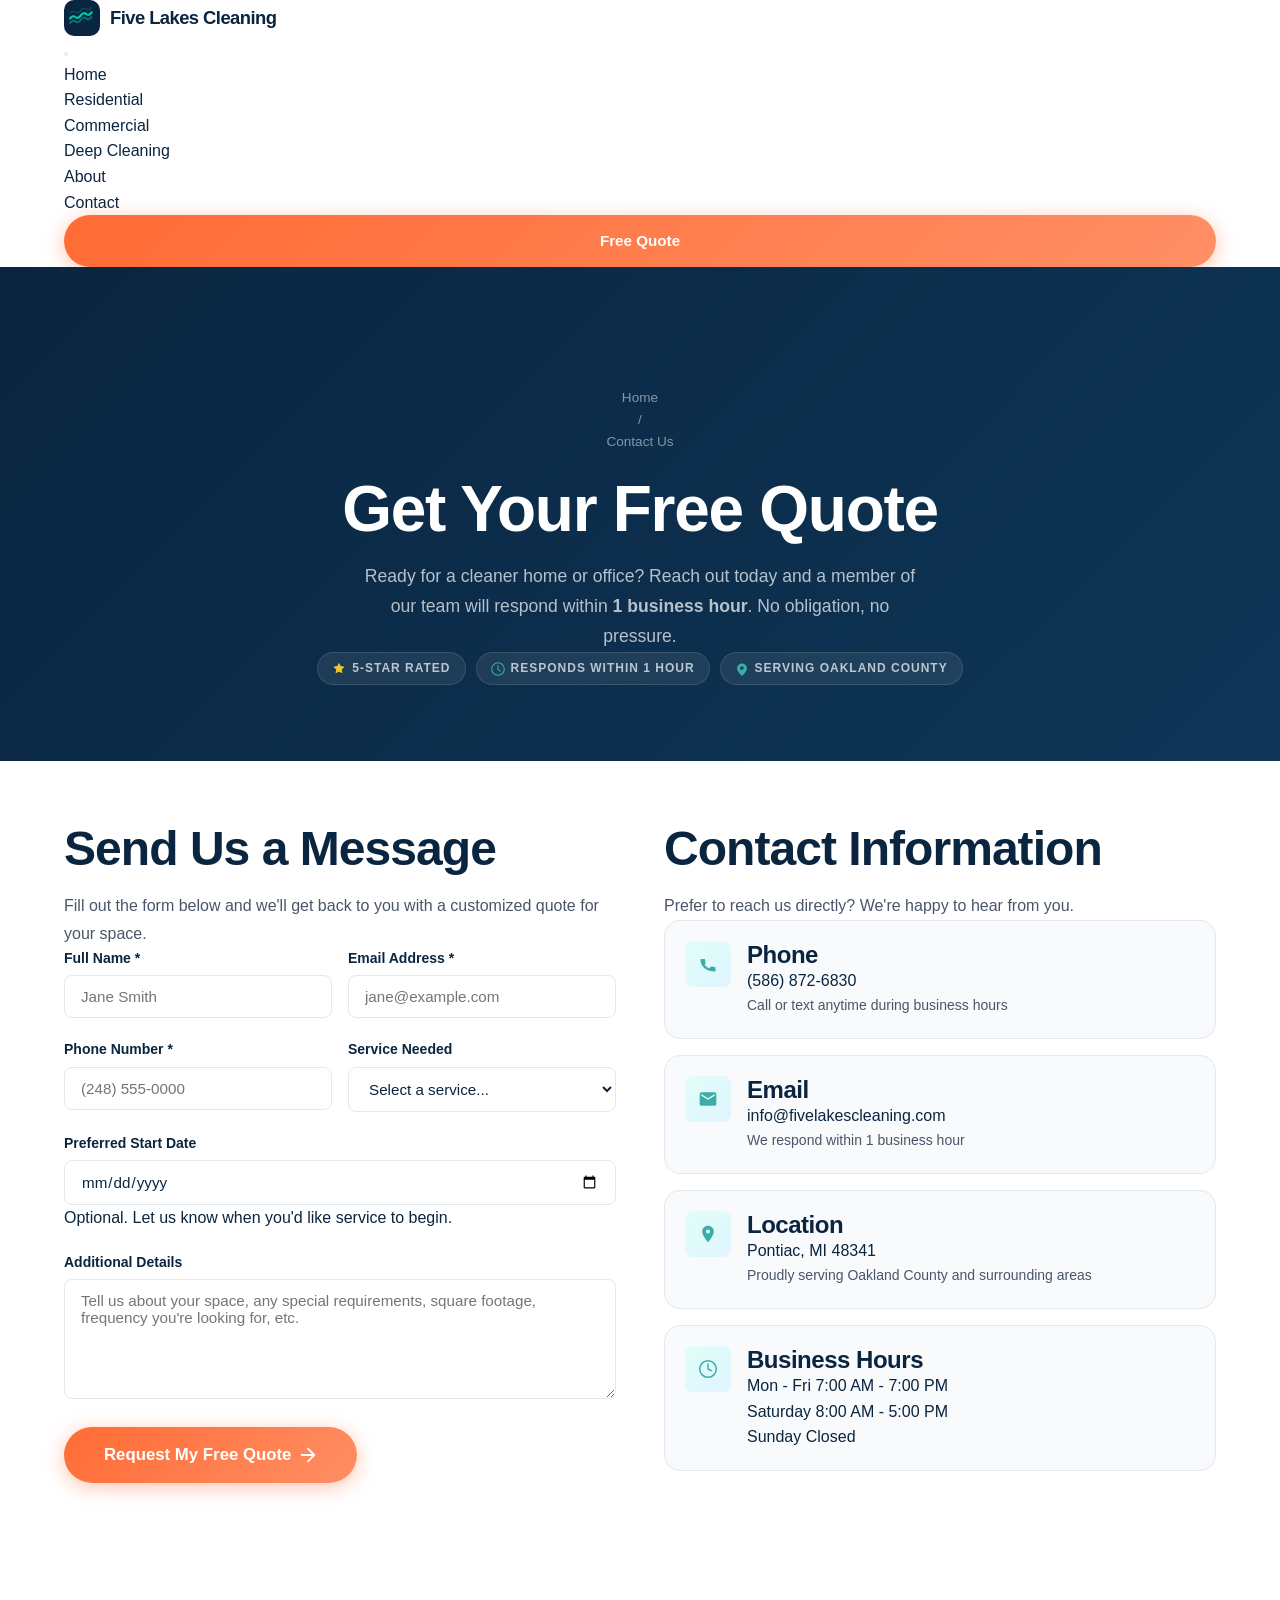
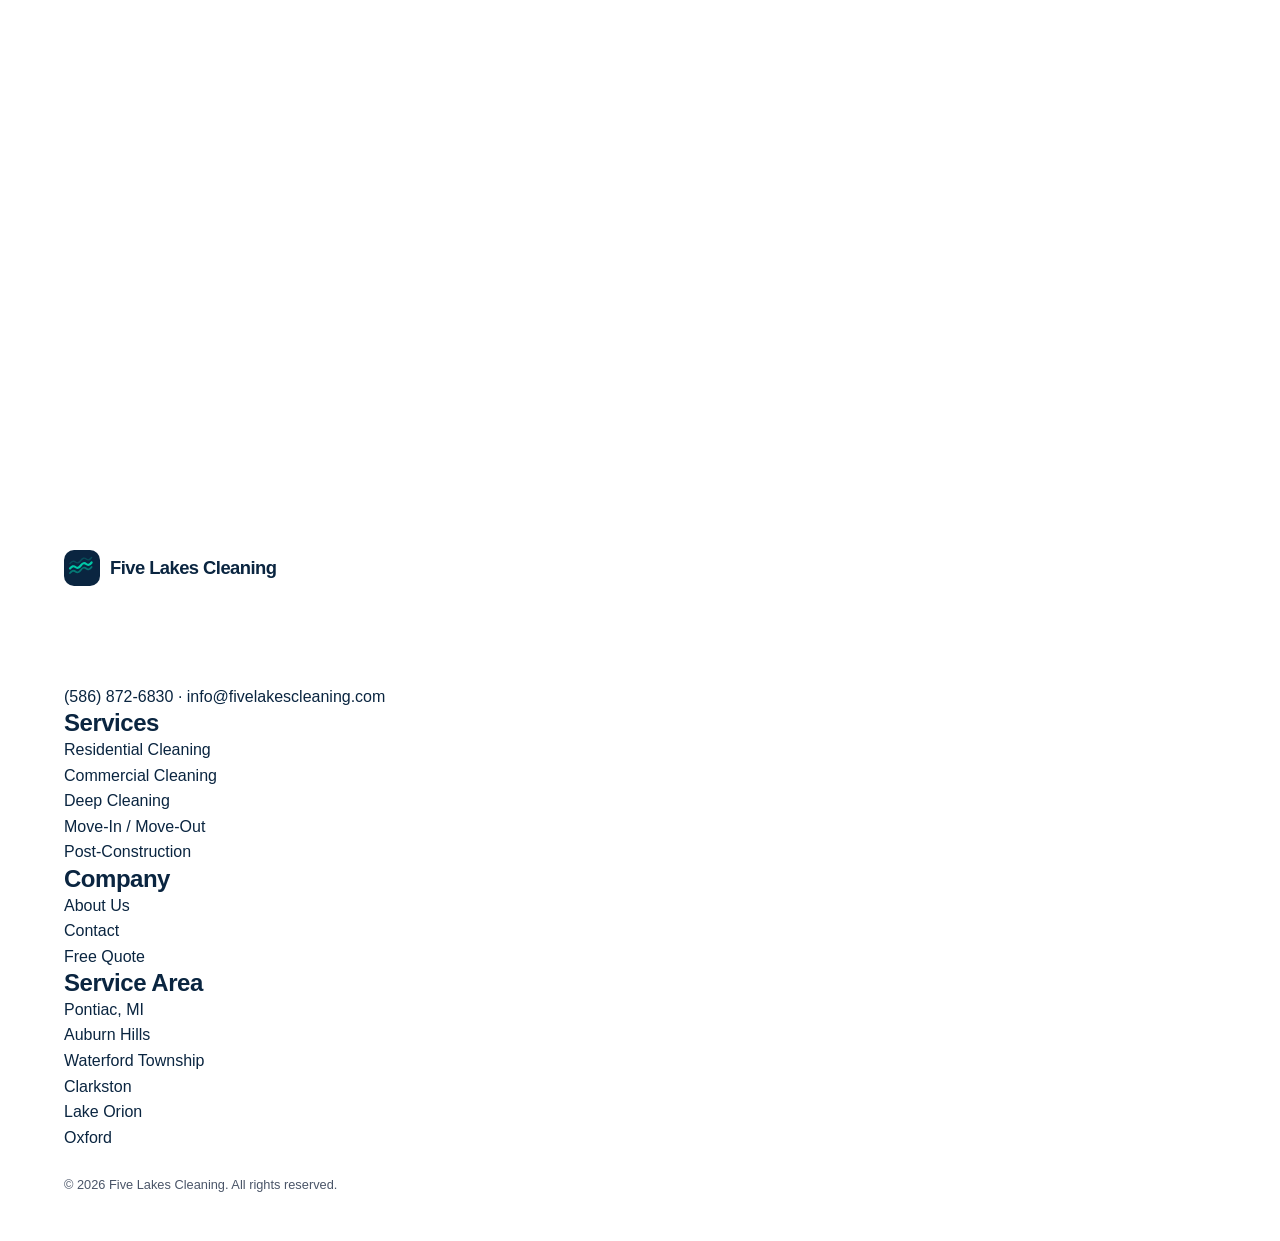
<file: contact/index.html>
<!DOCTYPE html>
<html lang="en">
<head>
  <meta charset="UTF-8">
  <meta name="viewport" content="width=device-width, initial-scale=1.0">

  <title>Contact Us | Five Lakes Cleaning | Pontiac, MI</title>
  <meta name="description" content="Contact Five Lakes Cleaning for a free quote. We serve Pontiac, MI and Oakland County. Call (586) 872-6830 or fill out our form and we'll respond within 1 business hour.">
  <link rel="canonical" href="https://fivelakescleaning.com/contact/">

  <!-- Open Graph -->
  <meta property="og:type" content="website">
  <meta property="og:url" content="https://fivelakescleaning.com/contact/">
  <meta property="og:title" content="Contact Us | Five Lakes Cleaning | Pontiac, MI">
  <meta property="og:description" content="Get your free cleaning quote today. Five Lakes Cleaning serves Pontiac, MI and Oakland County. We respond within 1 business hour.">
  <meta property="og:site_name" content="Five Lakes Cleaning">

  <!-- Favicon -->
  <link rel="icon" type="image/svg+xml" href="data:image/svg+xml,%3Csvg xmlns='http://www.w3.org/2000/svg' viewBox='0 0 100 100'%3E%3Ctext y='.9em' font-size='90'%3E%F0%9F%8C%8A%3C/text%3E%3C/svg%3E">

  <link rel="stylesheet" href="/css/styles.css">
</head>
<body>

  <!-- ===== HEADER / NAV ===== -->
  <header class="site-header">
    <div class="container header-inner">
      <a href="/" class="logo" aria-label="Five Lakes Cleaning — Home">
        <svg viewBox="0 0 36 36" fill="none" xmlns="http://www.w3.org/2000/svg" width="40" height="40" aria-hidden="true">
          <rect width="36" height="36" rx="10" fill="#0A2540"/>
          <path d="M6 18.5c1.8-2.2 3.6-3 5.4-1.5s3.6 1 5.4-1.5 3.6-3 5.4-1.5 3.6 1 5.4-1.5" stroke="#00C9A7" stroke-width="2.2" stroke-linecap="round" fill="none"/>
          <path d="M6 23c1.8-2.2 3.6-3 5.4-1.5s3.6 1 5.4-1.5 3.6-3 5.4-1.5 3.6 1 5.4-1.5" stroke="#00C9A7" stroke-width="1.8" stroke-linecap="round" fill="none" opacity="0.5"/><path d="M6 13.5c1.8-2.2 3.6-3 5.4-1.5s3.6 1 5.4-1.5 3.6-3 5.4-1.5 3.6 1 5.4-1.5" stroke="#00C9A7" stroke-width="1.4" stroke-linecap="round" fill="none" opacity="0.25"/>
          
        </svg>
        <span class="logo-text">Five Lakes Cleaning</span>
      </a>

      <button class="nav-toggle" aria-label="Toggle navigation" aria-expanded="false" aria-controls="primary-nav">
        <span></span><span></span><span></span>
      </button>

      <nav id="primary-nav" class="primary-nav" aria-label="Primary navigation">
        <ul class="nav-list">
          <li><a href="/" class="nav-link">Home</a></li>
          <li><a href="/residential/" class="nav-link">Residential</a></li>
          <li><a href="/commercial/" class="nav-link">Commercial</a></li>
          <li><a href="/deep-cleaning/" class="nav-link">Deep Cleaning</a></li>
          <li><a href="/about/" class="nav-link">About</a></li>
          <li><a href="/contact/" class="nav-link nav-link--active" aria-current="page">Contact</a></li>
        </ul>
        <a href="/contact/" class="btn btn-primary nav-cta">Free Quote</a>
      </nav>
    </div>
  </header>

  <main id="main-content">

    <!-- ===== PAGE HERO / BREADCRUMB ===== -->
    <section class="page-hero page-hero--contact">
      <div class="container">
        <nav class="breadcrumb" aria-label="Breadcrumb">
          <ol class="breadcrumb-list">
            <li class="breadcrumb-item">
              <a href="/" class="breadcrumb-link">Home</a>
            </li>
            <li class="breadcrumb-separator" aria-hidden="true">/</li>
            <li class="breadcrumb-item breadcrumb-item--active" aria-current="page">Contact Us</li>
          </ol>
        </nav>

        <h1 class="page-hero-headline">Get Your Free Quote</h1>
        <p class="page-hero-subtext">
          Ready for a cleaner home or office? Reach out today and a member of our team will respond within <strong>1 business hour</strong>. No obligation, no pressure.
        </p>

        <div class="page-hero-badges">
          <span class="hero-badge">
            <svg viewBox="0 0 20 20" fill="none" xmlns="http://www.w3.org/2000/svg" width="16" height="16" aria-hidden="true"><path d="M10 1l2.39 4.84L18 6.73l-4 3.9.94 5.5L10 13.77 5.06 16.13l.94-5.5L2 6.73l5.61-.89L10 1z" fill="#F4C430"/></svg>
            5-Star Rated
          </span>
          <span class="hero-badge">
            <svg viewBox="0 0 20 20" fill="none" xmlns="http://www.w3.org/2000/svg" width="16" height="16" aria-hidden="true"><circle cx="10" cy="10" r="9" stroke="#3AAFA9" stroke-width="1.5"/><path d="M10 5v5l3 3" stroke="#3AAFA9" stroke-width="1.5" stroke-linecap="round"/></svg>
            Responds Within 1 Hour
          </span>
          <span class="hero-badge">
            <svg viewBox="0 0 20 20" fill="none" xmlns="http://www.w3.org/2000/svg" width="16" height="16" aria-hidden="true"><path d="M10 2C6.13 2 3 5.13 3 9c0 5.25 7 11 7 11s7-5.75 7-11c0-3.87-3.13-7-7-7zm0 9.5A2.5 2.5 0 1 1 10 6a2.5 2.5 0 0 1 0 5z" fill="#3AAFA9"/></svg>
            Serving Oakland County
          </span>
        </div>
      </div>
    </section>

    <!-- ===== CONTACT FORM + INFO ===== -->
    <section class="contact-form-section">
      <div class="container">
        <div class="contact-grid">

          <!-- LEFT: Contact Form -->
          <div class="contact-form-col">
            <h2 class="section-title">Send Us a Message</h2>
            <p class="section-intro">Fill out the form below and we'll get back to you with a customized quote for your space.</p>

            <form id="contact-form" action="https://formspree.io/f/placeholder" method="POST" novalidate>

              <div class="form-row">
                <div class="form-group">
                  <label for="name" class="form-label">Full Name <span class="required" aria-hidden="true">*</span></label>
                  <input
                    type="text"
                    id="name"
                    name="name"
                    class="form-control"
                    placeholder="Jane Smith"
                    required
                    autocomplete="name"
                    aria-required="true"
                  >
                  <span class="form-error" aria-live="polite"></span>
                </div>

                <div class="form-group">
                  <label for="email" class="form-label">Email Address <span class="required" aria-hidden="true">*</span></label>
                  <input
                    type="email"
                    id="email"
                    name="email"
                    class="form-control"
                    placeholder="jane@example.com"
                    required
                    autocomplete="email"
                    aria-required="true"
                  >
                  <span class="form-error" aria-live="polite"></span>
                </div>
              </div>

              <div class="form-row">
                <div class="form-group">
                  <label for="phone" class="form-label">Phone Number <span class="required" aria-hidden="true">*</span></label>
                  <input
                    type="tel"
                    id="phone"
                    name="phone"
                    class="form-control"
                    placeholder="(248) 555-0000"
                    required
                    autocomplete="tel"
                    aria-required="true"
                  >
                  <span class="form-error" aria-live="polite"></span>
                </div>

                <div class="form-group">
                  <label for="service" class="form-label">Service Needed</label>
                  <select id="service" name="service" class="form-control form-select">
                    <option value="" disabled selected>Select a service...</option>
                    <option value="residential">Residential Cleaning</option>
                    <option value="commercial">Commercial Cleaning</option>
                    <option value="deep-cleaning">Deep Cleaning</option>
                    <option value="move-in-out">Move-In / Move-Out Cleaning</option>
                    <option value="post-construction">Post-Construction Cleaning</option>
                    <option value="other">Other</option>
                  </select>
                </div>
              </div>

              <div class="form-group">
                <label for="preferred-date" class="form-label">Preferred Start Date</label>
                <input
                  type="date"
                  id="preferred-date"
                  name="preferred_date"
                  class="form-control"
                  aria-describedby="date-hint"
                >
                <span id="date-hint" class="form-hint">Optional. Let us know when you'd like service to begin.</span>
              </div>

              <div class="form-group">
                <label for="message" class="form-label">Additional Details</label>
                <textarea
                  id="message"
                  name="message"
                  class="form-control form-textarea"
                  rows="5"
                  placeholder="Tell us about your space, any special requirements, square footage, frequency you're looking for, etc."
                ></textarea>
              </div>

              <!-- Honeypot anti-spam -->
              <input type="text" name="_gotcha" style="display:none" tabindex="-1" autocomplete="off">
              <input type="hidden" name="_subject" value="New Quote Request - Five Lakes Cleaning">

              <button type="submit" class="btn btn-primary btn-lg btn-submit">
                <span class="btn-text">Request My Free Quote</span>
                <svg class="btn-icon" viewBox="0 0 20 20" fill="none" xmlns="http://www.w3.org/2000/svg" width="18" height="18" aria-hidden="true">
                  <path d="M3 10h14M10 3l7 7-7 7" stroke="currentColor" stroke-width="2" stroke-linecap="round" stroke-linejoin="round"/>
                </svg>
              </button>

              <div id="form-success" class="form-success-message" role="alert" aria-live="polite" hidden>
                <svg viewBox="0 0 20 20" fill="none" xmlns="http://www.w3.org/2000/svg" width="20" height="20" aria-hidden="true"><circle cx="10" cy="10" r="9" stroke="#3AAFA9" stroke-width="1.5"/><path d="M6 10l3 3 5-5" stroke="#3AAFA9" stroke-width="1.5" stroke-linecap="round" stroke-linejoin="round"/></svg>
                <span>Thanks! We've received your request and will be in touch within 1 business hour.</span>
              </div>

            </form>
          </div>

          <!-- RIGHT: Contact Info Cards -->
          <aside class="contact-info-col">
            <h2 class="section-title">Contact Information</h2>
            <p class="section-intro">Prefer to reach us directly? We're happy to hear from you.</p>

            <div class="contact-info-cards">

              <div class="contact-info-card">
                <div class="contact-info-card-icon" aria-hidden="true">
                  <svg viewBox="0 0 24 24" fill="none" xmlns="http://www.w3.org/2000/svg" width="22" height="22">
                    <path d="M6.62 10.79a15.053 15.053 0 0 0 6.59 6.59l2.2-2.2a1 1 0 0 1 1.01-.24c1.12.37 2.33.57 3.58.57a1 1 0 0 1 1 1V20a1 1 0 0 1-1 1C9.39 21 3 14.61 3 7a1 1 0 0 1 1-1h3.5a1 1 0 0 1 1 1c0 1.25.2 2.45.57 3.57a1 1 0 0 1-.25 1.02l-2.2 2.2z" fill="#3AAFA9"/>
                  </svg>
                </div>
                <div class="contact-info-card-body">
                  <h3 class="contact-info-card-label">Phone</h3>
                  <a href="tel:+15868726830" class="contact-info-card-value">(586) 872-6830</a>
                  <p class="contact-info-card-note">Call or text anytime during business hours</p>
                </div>
              </div>

              <div class="contact-info-card">
                <div class="contact-info-card-icon" aria-hidden="true">
                  <svg viewBox="0 0 24 24" fill="none" xmlns="http://www.w3.org/2000/svg" width="22" height="22">
                    <path d="M20 4H4a2 2 0 0 0-2 2v12a2 2 0 0 0 2 2h16a2 2 0 0 0 2-2V6a2 2 0 0 0-2-2zm0 4-8 5-8-5V6l8 5 8-5v2z" fill="#3AAFA9"/>
                  </svg>
                </div>
                <div class="contact-info-card-body">
                  <h3 class="contact-info-card-label">Email</h3>
                  <a href="mailto:info@fivelakescleaning.com" class="contact-info-card-value">info@fivelakescleaning.com</a>
                  <p class="contact-info-card-note">We respond within 1 business hour</p>
                </div>
              </div>

              <div class="contact-info-card">
                <div class="contact-info-card-icon" aria-hidden="true">
                  <svg viewBox="0 0 24 24" fill="none" xmlns="http://www.w3.org/2000/svg" width="22" height="22">
                    <path d="M12 2C8.13 2 5 5.13 5 9c0 5.25 7 13 7 13s7-7.75 7-13c0-3.87-3.13-7-7-7zm0 9.5a2.5 2.5 0 1 1 0-5 2.5 2.5 0 0 1 0 5z" fill="#3AAFA9"/>
                  </svg>
                </div>
                <div class="contact-info-card-body">
                  <h3 class="contact-info-card-label">Location</h3>
                  <span class="contact-info-card-value">Pontiac, MI 48341</span>
                  <p class="contact-info-card-note">Proudly serving Oakland County and surrounding areas</p>
                </div>
              </div>

              <div class="contact-info-card">
                <div class="contact-info-card-icon" aria-hidden="true">
                  <svg viewBox="0 0 24 24" fill="none" xmlns="http://www.w3.org/2000/svg" width="22" height="22">
                    <circle cx="12" cy="12" r="10" stroke="#3AAFA9" stroke-width="1.8"/>
                    <path d="M12 6v6l4 2" stroke="#3AAFA9" stroke-width="1.8" stroke-linecap="round" stroke-linejoin="round"/>
                  </svg>
                </div>
                <div class="contact-info-card-body">
                  <h3 class="contact-info-card-label">Business Hours</h3>
                  <div class="contact-info-card-hours">
                    <div class="hours-row">
                      <span class="hours-days">Mon - Fri</span>
                      <span class="hours-time">7:00 AM - 7:00 PM</span>
                    </div>
                    <div class="hours-row">
                      <span class="hours-days">Saturday</span>
                      <span class="hours-time">8:00 AM - 5:00 PM</span>
                    </div>
                    <div class="hours-row hours-row--closed">
                      <span class="hours-days">Sunday</span>
                      <span class="hours-time">Closed</span>
                    </div>
                  </div>
                </div>
              </div>

            </div>
          </aside>

        </div>
      </div>
    </section>

    <!-- ===== GOOGLE MAPS EMBED ===== -->
    <section class="map-section" aria-label="Map showing Five Lakes Cleaning service area">
      <div class="map-wrapper">
        <iframe
          title="Five Lakes Cleaning - Pontiac, MI service area map"
          src="https://www.google.com/maps/embed?pb=!1m18!1m12!1m3!1d47257.62804660696!2d-83.33218!3d42.63863!2m3!1f0!2f0!3f0!3m2!1i1024!2i768!4f13.1!3m3!1m2!1s0x8824b1b98e0d9d6b%3A0x2a8c1e2f3d4e5f6a!2sPontiac%2C%20MI%2048341!5e0!3m2!1sen!2sus!4v1680000000000!5m2!1sen!2sus"
          width="100%"
          height="400"
          style="border:0;"
          allowfullscreen=""
          loading="lazy"
          referrerpolicy="no-referrer-when-downgrade"
        ></iframe>
      </div>
    </section>

  </main>

  <!-- ===== FOOTER ===== -->
  <footer class="site-footer">
    <div class="container footer-inner">

      <div class="footer-brand">
        <a href="/" class="logo footer-logo" aria-label="Five Lakes Cleaning — Home">
          <svg viewBox="0 0 36 36" fill="none" xmlns="http://www.w3.org/2000/svg" width="36" height="36" aria-hidden="true">
            <rect width="36" height="36" rx="10" fill="#0A2540"/>
            <path d="M6 18.5c1.8-2.2 3.6-3 5.4-1.5s3.6 1 5.4-1.5 3.6-3 5.4-1.5 3.6 1 5.4-1.5" stroke="#00C9A7" stroke-width="2.2" stroke-linecap="round" fill="none"/>
            <path d="M6 23c1.8-2.2 3.6-3 5.4-1.5s3.6 1 5.4-1.5 3.6-3 5.4-1.5 3.6 1 5.4-1.5" stroke="#00C9A7" stroke-width="1.8" stroke-linecap="round" fill="none" opacity="0.5"/><path d="M6 13.5c1.8-2.2 3.6-3 5.4-1.5s3.6 1 5.4-1.5 3.6-3 5.4-1.5 3.6 1 5.4-1.5" stroke="#00C9A7" stroke-width="1.4" stroke-linecap="round" fill="none" opacity="0.25"/>
            
          </svg>
          <span class="logo-text">Five Lakes Cleaning</span>
        </a>
        <p class="footer-tagline">Professional cleaning services for homes and businesses in Pontiac, MI and throughout Oakland County.</p>
        <div class="footer-contact-quick">
          <a href="tel:+15868726830" class="footer-contact-link">(586) 872-6830</a>
          <span aria-hidden="true">·</span>
          <a href="mailto:info@fivelakescleaning.com" class="footer-contact-link">info@fivelakescleaning.com</a>
        </div>
      </div>

      <nav class="footer-nav" aria-label="Footer navigation">
        <div class="footer-nav-group">
          <h3 class="footer-nav-heading">Services</h3>
          <ul class="footer-nav-list">
            <li><a href="/residential/" class="footer-nav-link">Residential Cleaning</a></li>
            <li><a href="/commercial/" class="footer-nav-link">Commercial Cleaning</a></li>
            <li><a href="/deep-cleaning/" class="footer-nav-link">Deep Cleaning</a></li>
            <li><a href="/move-in-out/" class="footer-nav-link">Move-In / Move-Out</a></li>
            <li><a href="/post-construction/" class="footer-nav-link">Post-Construction</a></li>
          </ul>
        </div>

        <div class="footer-nav-group">
          <h3 class="footer-nav-heading">Company</h3>
          <ul class="footer-nav-list">
            <li><a href="/about/" class="footer-nav-link">About Us</a></li>
            <li><a href="/contact/" class="footer-nav-link">Contact</a></li>
            <li><a href="/contact/" class="footer-nav-link">Free Quote</a></li>
          </ul>
        </div>

        <div class="footer-nav-group">
          <h3 class="footer-nav-heading">Service Area</h3>
          <ul class="footer-nav-list">
            <li><span class="footer-area-item">Pontiac, MI</span></li>
            <li><span class="footer-area-item">Auburn Hills</span></li>
            <li><span class="footer-area-item">Waterford Township</span></li>
            <li><span class="footer-area-item">Clarkston</span></li>
            <li><span class="footer-area-item">Lake Orion</span></li>
            <li><span class="footer-area-item">Oxford</span></li>
          </ul>
        </div>
      </nav>

    </div>

    <div class="footer-bottom">
      <div class="container footer-bottom-inner">
        <p class="footer-copyright">&copy; <span id="footer-year">2025</span> Five Lakes Cleaning. All rights reserved.</p>
        <div class="footer-legal-links">
          <a href="/privacy/" class="footer-legal-link">Privacy Policy</a>
          <a href="/terms/" class="footer-legal-link">Terms of Service</a>
        </div>
      </div>
    </div>
  </footer>

  <script src="/js/main.js"></script>
  <script>
    // Update footer year dynamically
    var yearEl = document.getElementById('footer-year');
    if (yearEl) yearEl.textContent = new Date().getFullYear();
  </script>

</body>
</html>
</file>
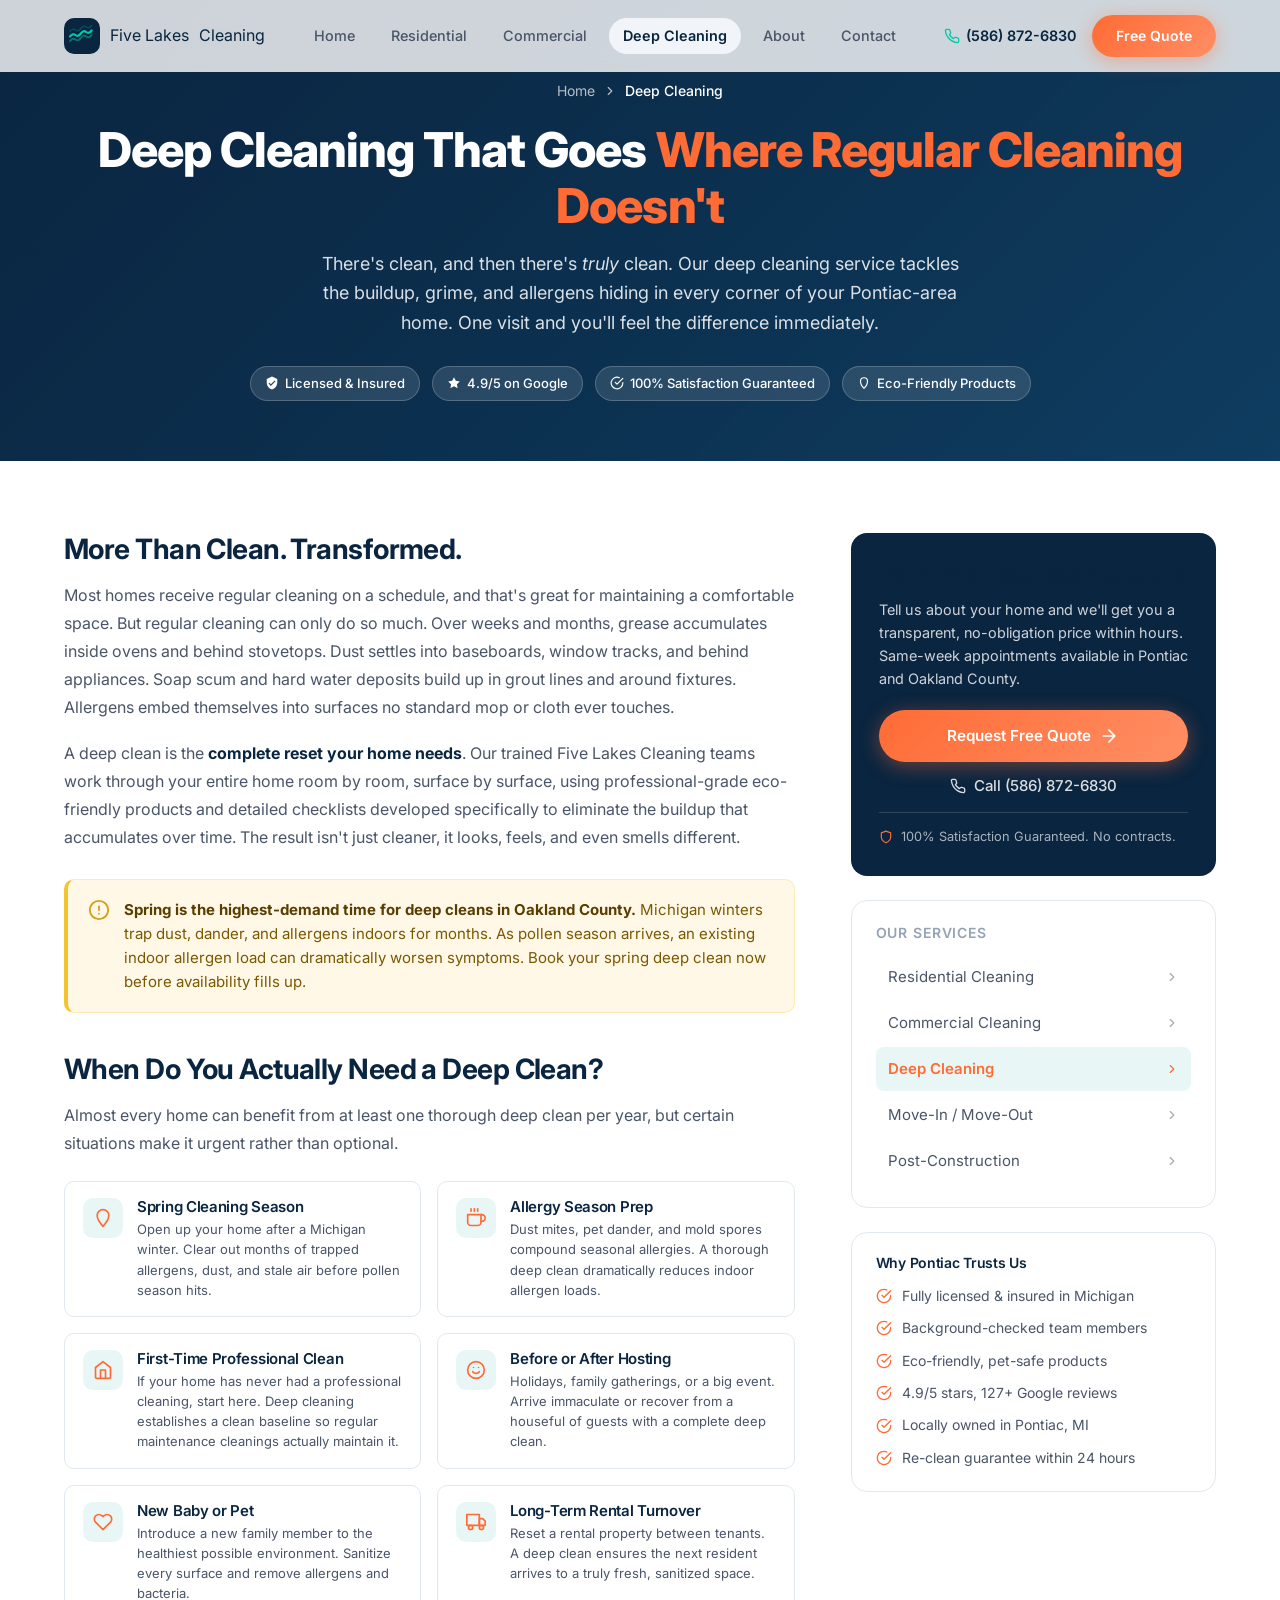
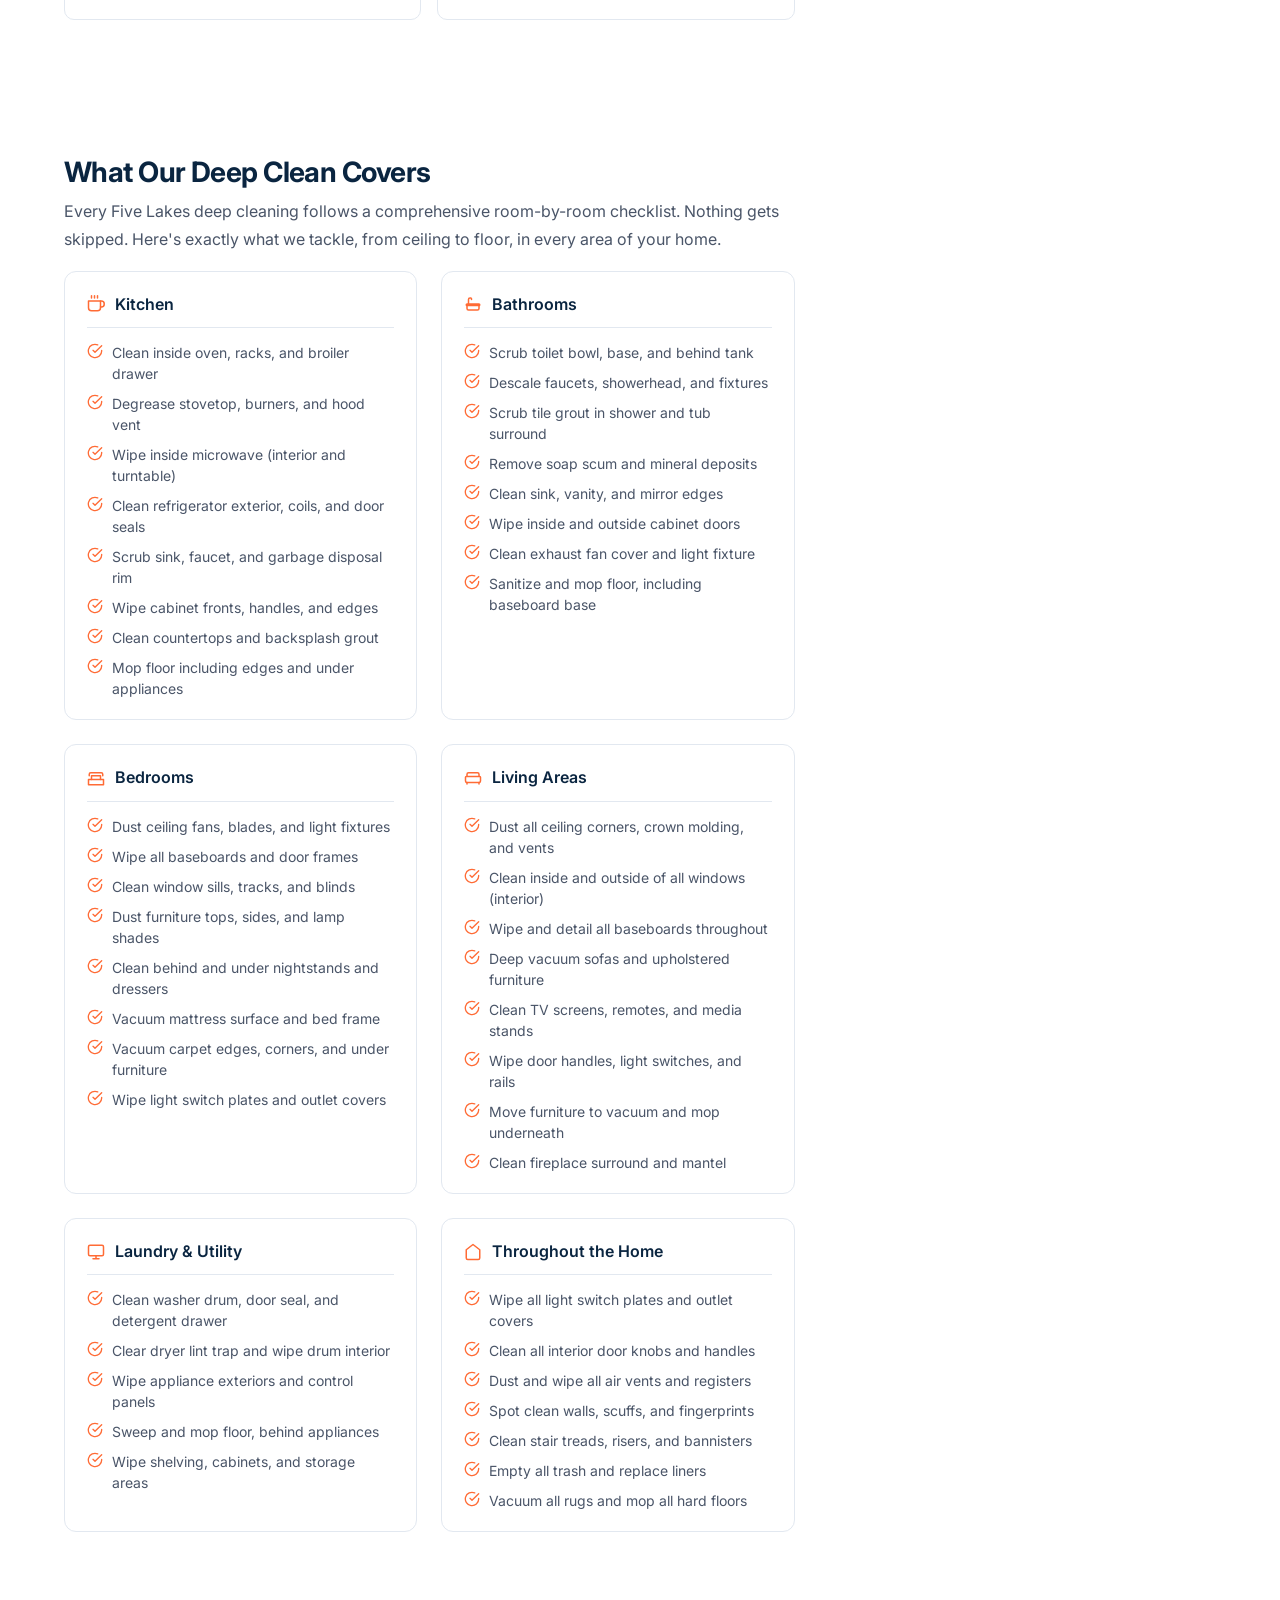
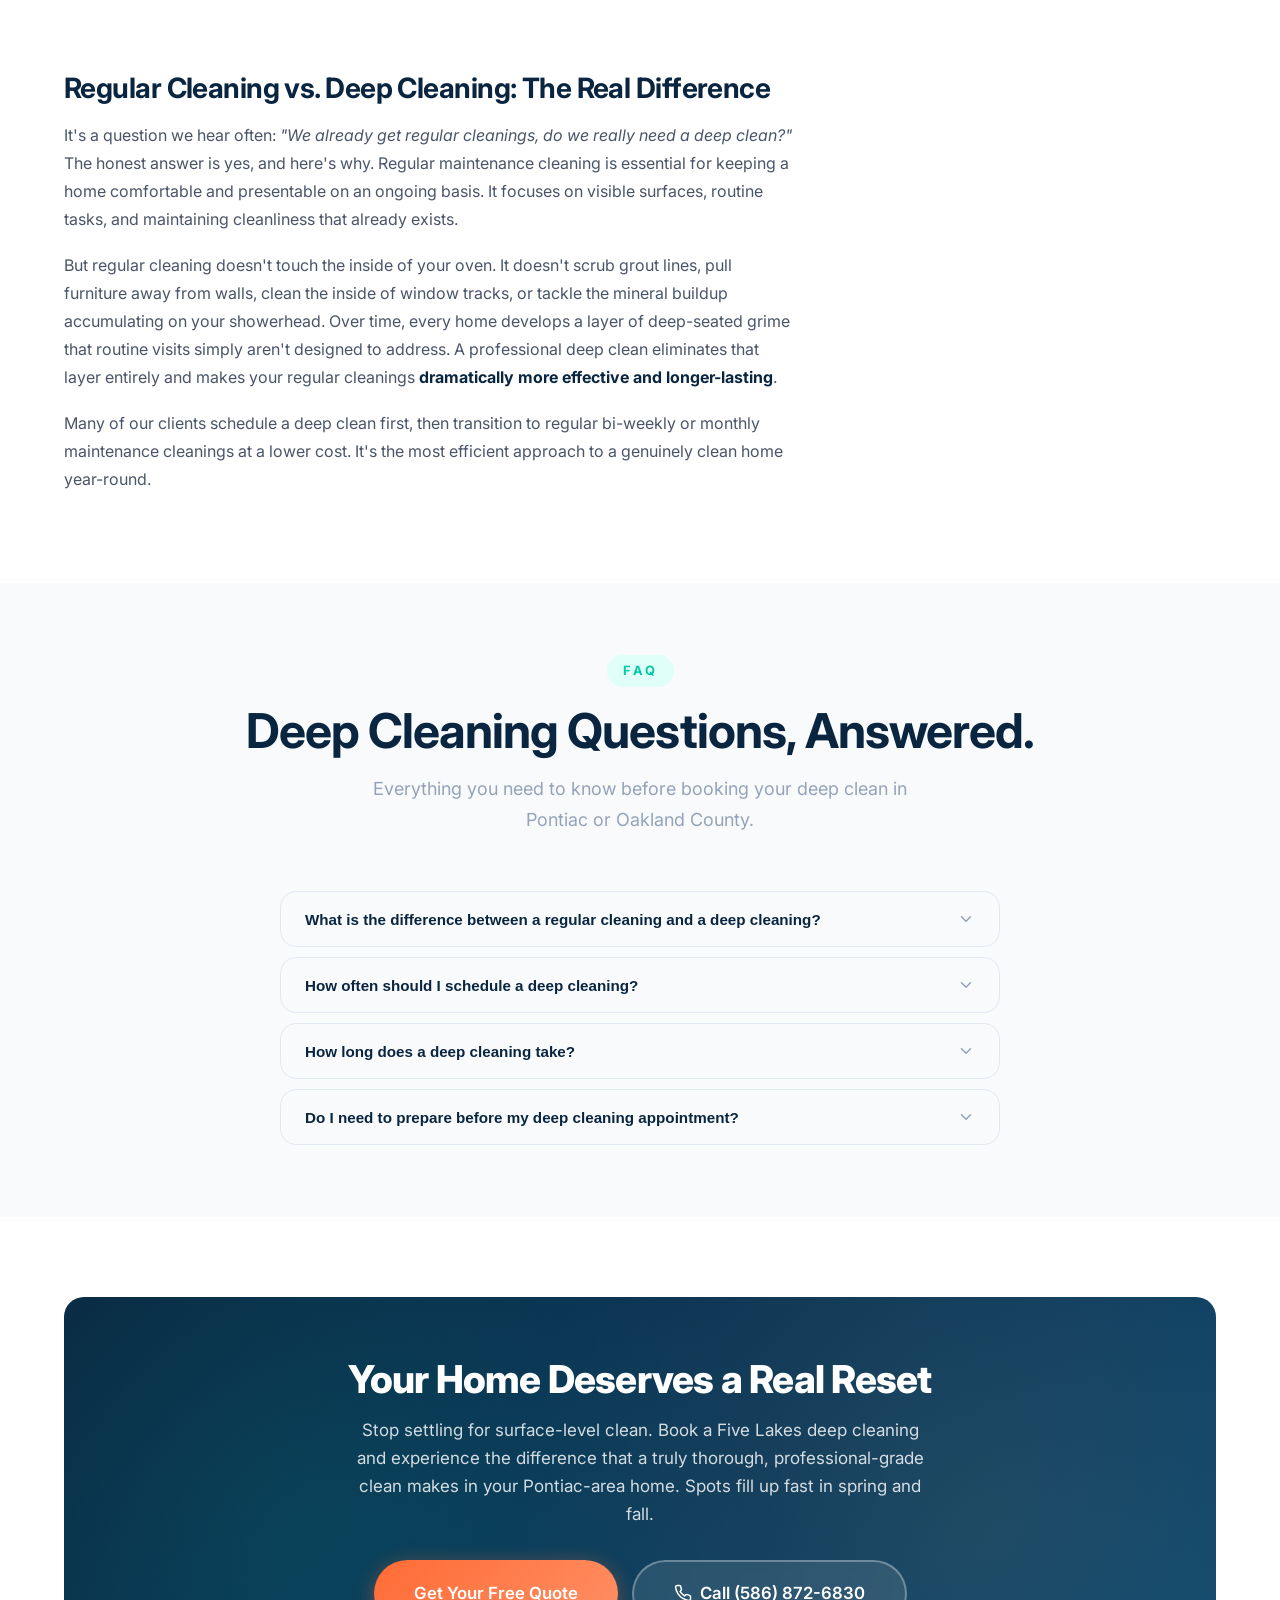
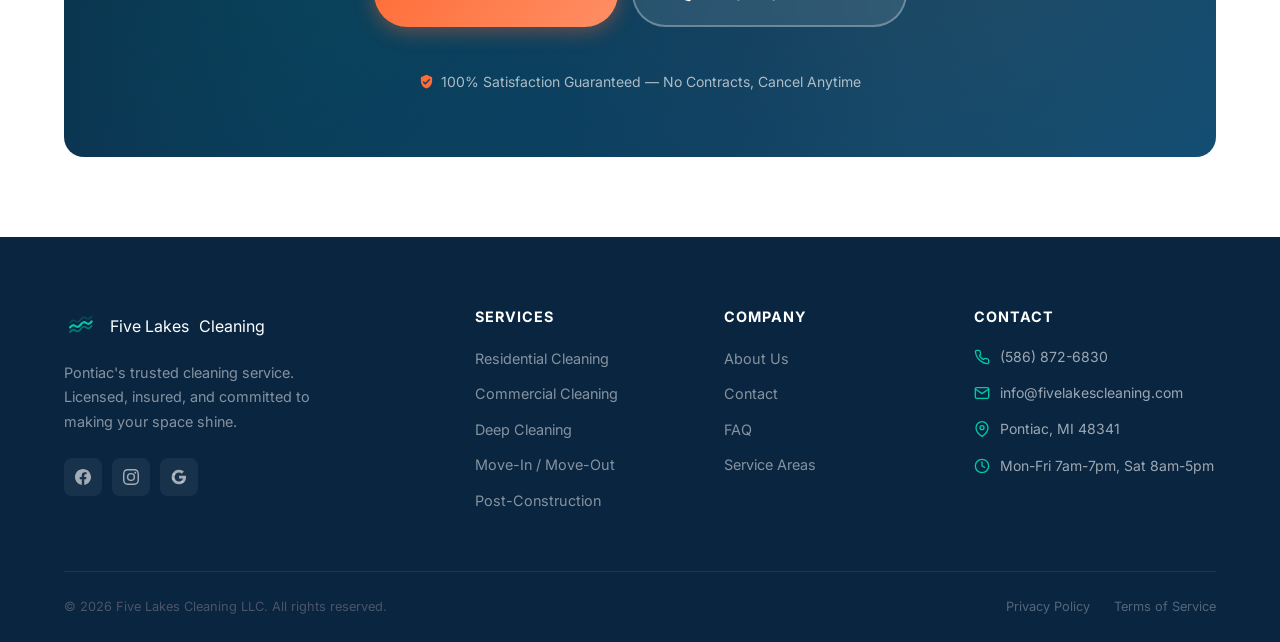
<file: deep-cleaning/index.html>
<!DOCTYPE html>
<html lang="en">
<head>
  <meta charset="UTF-8">
  <meta name="viewport" content="width=device-width, initial-scale=1.0">
  <title>Deep Cleaning Services in Pontiac, MI | Five Lakes Cleaning</title>
  <meta name="description" content="Five Lakes Cleaning's professional deep cleaning service in Pontiac, Michigan goes far beyond a standard clean. Tackle allergens, buildup, and every hidden corner. Book your deep clean today.">
  <meta name="keywords" content="deep cleaning Pontiac MI, deep clean service Oakland County, spring deep cleaning Michigan, whole home deep clean, allergy cleaning service, deep house cleaning Pontiac">
  <link rel="canonical" href="https://fivelakescleaning.com/deep-cleaning/">

  <!-- Open Graph -->
  <meta property="og:title" content="Deep Cleaning Services in Pontiac, MI | Five Lakes Cleaning">
  <meta property="og:description" content="A top-to-bottom intensive clean that reaches every corner, crevice, and forgotten surface. The reset your Pontiac-area home needs. Get a free quote today.">
  <meta property="og:type" content="website">
  <meta property="og:url" content="https://fivelakescleaning.com/deep-cleaning/">
  <meta property="og:locale" content="en_US">
  <meta property="og:site_name" content="Five Lakes Cleaning">

  <!-- Twitter -->
  <meta name="twitter:card" content="summary_large_image">
  <meta name="twitter:title" content="Deep Cleaning Services | Five Lakes Cleaning, Pontiac MI">
  <meta name="twitter:description" content="Professional deep cleaning in Pontiac, Michigan. We go where regular cleaning doesn't. Get a free quote today.">

  <!-- Fonts -->
  <link rel="preconnect" href="https://fonts.googleapis.com">
  <link rel="preconnect" href="https://fonts.gstatic.com" crossorigin>
  <link href="https://fonts.googleapis.com/css2?family=Inter:wght@400;500;600;700;800&display=swap" rel="stylesheet">

  <!-- Styles -->
  <link rel="stylesheet" href="/css/styles.css">

  <!-- Favicon -->
  <link rel="icon" type="image/svg+xml" href="data:image/svg+xml,%3Csvg xmlns='http://www.w3.org/2000/svg' viewBox='0 0 100 100'%3E%3Ctext y='.9em' font-size='90'%3E%F0%9F%8C%8A%3C/text%3E%3C/svg%3E">

  <!-- Schema.org Service -->
  <script type="application/ld+json">
  {
    "@context": "https://schema.org",
    "@type": "Service",
    "serviceType": "Deep Cleaning",
    "name": "Deep Cleaning Service",
    "description": "Professional top-to-bottom deep cleaning service for homes and businesses in Pontiac, Michigan and surrounding Oakland County communities. Tackles allergens, grease, buildup, and every hard-to-reach surface.",
    "provider": {
      "@type": "LocalBusiness",
      "@id": "https://fivelakescleaning.com",
      "name": "Five Lakes Cleaning",
      "telephone": "+15868726830",
      "email": "info@fivelakescleaning.com",
      "address": {
        "@type": "PostalAddress",
        "addressLocality": "Pontiac",
        "addressRegion": "MI",
        "postalCode": "48341",
        "addressCountry": "US"
      },
      "url": "https://fivelakescleaning.com"
    },
    "areaServed": [
      "Pontiac", "Bloomfield Hills", "Auburn Hills", "Waterford",
      "West Bloomfield", "Lake Orion", "Rochester Hills", "Troy",
      "Clarkston", "Orion Township", "White Lake", "Commerce Township"
    ],
    "url": "https://fivelakescleaning.com/deep-cleaning/",
    "aggregateRating": {
      "@type": "AggregateRating",
      "ratingValue": "4.9",
      "reviewCount": "127"
    },
    "hasOfferCatalog": {
      "@type": "OfferCatalog",
      "name": "Deep Cleaning Packages",
      "itemListElement": [
        {
          "@type": "Offer",
          "itemOffered": {
            "@type": "Service",
            "name": "Whole-Home Deep Clean"
          }
        },
        {
          "@type": "Offer",
          "itemOffered": {
            "@type": "Service",
            "name": "Seasonal Deep Clean"
          }
        },
        {
          "@type": "Offer",
          "itemOffered": {
            "@type": "Service",
            "name": "Allergy Relief Deep Clean"
          }
        }
      ]
    }
  }
  </script>

  <!-- FAQ Schema -->
  <script type="application/ld+json">
  {
    "@context": "https://schema.org",
    "@type": "FAQPage",
    "mainEntity": [
      {
        "@type": "Question",
        "name": "What is the difference between a regular cleaning and a deep cleaning?",
        "acceptedAnswer": {
          "@type": "Answer",
          "text": "A regular cleaning maintains a home that is already clean, focusing on visible surfaces, floors, and fixtures. A deep cleaning goes dramatically further, targeting areas that accumulate hidden buildup over time: inside appliances, behind furniture, grout lines, baseboards, window tracks, and more. Think of it as a full system reset rather than routine maintenance."
        }
      },
      {
        "@type": "Question",
        "name": "How often should I schedule a deep cleaning?",
        "acceptedAnswer": {
          "@type": "Answer",
          "text": "We recommend a professional deep cleaning at least twice a year, ideally in early spring and fall. However, if you have pets, young children, allergy sufferers, or haven't had a professional cleaning in over a year, you may benefit from quarterly deep cleans. Many clients schedule a deep clean first, then switch to regular maintenance cleanings."
        }
      },
      {
        "@type": "Question",
        "name": "How long does a deep cleaning take?",
        "acceptedAnswer": {
          "@type": "Answer",
          "text": "A thorough deep clean takes significantly longer than a standard visit. For an average 3-bedroom home, expect 4 to 8 hours depending on the home's current condition, square footage, and the scope of the clean. We send a team to work efficiently without rushing, because cutting corners defeats the entire purpose."
        }
      },
      {
        "@type": "Question",
        "name": "Do I need to do anything to prepare before my deep cleaning appointment?",
        "acceptedAnswer": {
          "@type": "Answer",
          "text": "Very little preparation is needed. We recommend picking up personal items, clothing, and clutter so our team can access every surface more efficiently. You don't need to pre-clean anything. The whole point is that we handle it. Just let us know about any specific priorities or delicate items we should be aware of."
        }
      }
    ]
  }
  </script>

  <style>
    /* ===== PAGE-SPECIFIC STYLES ===== */
    .page-hero {
      background: linear-gradient(135deg, var(--primary) 0%, #0d4a73 100%);
      padding: 80px 0 60px;
      color: #fff;
    }
    .page-hero .breadcrumb {
      display: flex;
      align-items: center;
      gap: 8px;
      font-size: 0.875rem;
      color: rgba(255,255,255,0.7);
      margin-bottom: 20px;
    }
    .page-hero .breadcrumb a {
      color: rgba(255,255,255,0.7);
      text-decoration: none;
      transition: color 0.2s;
    }
    .page-hero .breadcrumb a:hover { color: #fff; }
    .page-hero .breadcrumb svg { width: 14px; height: 14px; }
    .page-hero .breadcrumb .current { color: #fff; font-weight: 500; }
    .page-hero h1 {
      font-size: clamp(2rem, 4vw, 3rem);
      font-weight: 800;
      line-height: 1.15;
      margin-bottom: 16px;
    }
    .page-hero h1 em { font-style: normal; color: var(--accent); }
    .page-hero .page-hero-desc {
      font-size: 1.125rem;
      color: rgba(255,255,255,0.85);
      max-width: 640px;
      line-height: 1.65;
      margin-bottom: 28px;
    }
    .page-hero-badges {
      display: flex;
      flex-wrap: wrap;
      gap: 12px;
    }
    .page-hero-badge {
      display: inline-flex;
      align-items: center;
      gap: 6px;
      background: rgba(255,255,255,0.12);
      border: 1px solid rgba(255,255,255,0.2);
      color: #fff;
      font-size: 0.8125rem;
      font-weight: 500;
      padding: 6px 14px;
      border-radius: 100px;
    }
    .page-hero-badge svg { width: 14px; height: 14px; flex-shrink: 0; }

    /* ===== SERVICE DETAIL LAYOUT ===== */
    .service-detail {
      padding: 72px 0;
      background: var(--bg);
    }
    .service-detail-grid {
      display: grid;
      grid-template-columns: 2fr 1fr;
      gap: 56px;
      align-items: start;
    }
    @media (max-width: 900px) {
      .service-detail-grid {
        grid-template-columns: 1fr;
        gap: 40px;
      }
      .service-sidebar {
        order: -1;
      }
    }

    /* ===== CONTENT SIDE ===== */
    .service-content h2 {
      font-size: 1.75rem;
      font-weight: 700;
      color: var(--text);
      margin-bottom: 16px;
      margin-top: 40px;
    }
    .service-content h2:first-child { margin-top: 0; }
    .service-content h3 {
      font-size: 1.2rem;
      font-weight: 600;
      color: var(--text);
      margin: 28px 0 12px;
    }
    .service-content p {
      color: var(--text-light);
      line-height: 1.75;
      margin-bottom: 18px;
    }
    .service-content p strong { color: var(--text); }

    .urgency-banner {
      display: flex;
      align-items: flex-start;
      gap: 14px;
      background: #fff8e6;
      border: 1px solid #f4c43040;
      border-left: 4px solid var(--warning, #F4C430);
      border-radius: 10px;
      padding: 18px 20px;
      margin: 28px 0;
    }
    .urgency-banner svg {
      width: 22px;
      height: 22px;
      color: #d4a017;
      flex-shrink: 0;
      margin-top: 1px;
    }
    .urgency-banner p {
      margin: 0;
      font-size: 0.9375rem;
      color: #7a5800;
      line-height: 1.6;
    }
    .urgency-banner p strong { color: #5a3e00; }

    /* Checklist grid */
    .checklist-section {
      margin: 36px 0;
    }
    .checklist-section h2 {
      margin-bottom: 8px;
    }
    .checklist-intro {
      color: var(--text-light);
      margin-bottom: 24px;
      line-height: 1.7;
    }
    .checklist-rooms {
      display: grid;
      grid-template-columns: 1fr 1fr;
      gap: 24px;
    }
    @media (max-width: 640px) {
      .checklist-rooms { grid-template-columns: 1fr; }
    }
    .checklist-room {
      background: #fff;
      border: 1px solid var(--border);
      border-radius: 12px;
      padding: 20px 22px;
    }
    .checklist-room-title {
      display: flex;
      align-items: center;
      gap: 10px;
      font-size: 1rem;
      font-weight: 600;
      color: var(--text);
      margin-bottom: 14px;
      padding-bottom: 10px;
      border-bottom: 1px solid var(--border);
    }
    .checklist-room-title svg {
      width: 18px;
      height: 18px;
      color: var(--accent);
    }
    .checklist-items {
      list-style: none;
      padding: 0;
      margin: 0;
      display: flex;
      flex-direction: column;
      gap: 9px;
    }
    .checklist-items li {
      display: flex;
      align-items: flex-start;
      gap: 9px;
      font-size: 0.875rem;
      color: var(--text-light);
      line-height: 1.5;
    }
    .checklist-items li svg {
      width: 16px;
      height: 16px;
      color: var(--accent);
      flex-shrink: 0;
      margin-top: 1px;
    }

    /* When You Need It */
    .need-it-grid {
      display: grid;
      grid-template-columns: 1fr 1fr;
      gap: 16px;
      margin: 24px 0;
    }
    @media (max-width: 600px) {
      .need-it-grid { grid-template-columns: 1fr; }
    }
    .need-it-card {
      display: flex;
      align-items: flex-start;
      gap: 14px;
      background: #fff;
      border: 1px solid var(--border);
      border-radius: 10px;
      padding: 16px 18px;
    }
    .need-it-icon {
      width: 40px;
      height: 40px;
      border-radius: 10px;
      background: var(--accent-light, #e8f7f6);
      display: flex;
      align-items: center;
      justify-content: center;
      flex-shrink: 0;
    }
    .need-it-icon svg {
      width: 20px;
      height: 20px;
      color: var(--accent);
    }
    .need-it-card h4 {
      font-size: 0.9375rem;
      font-weight: 600;
      color: var(--text);
      margin: 0 0 4px;
    }
    .need-it-card p {
      font-size: 0.8125rem;
      color: var(--text-light);
      margin: 0;
      line-height: 1.55;
    }

    /* ===== SIDEBAR ===== */
    .service-sidebar {
      position: sticky;
      top: 96px;
      display: flex;
      flex-direction: column;
      gap: 24px;
    }
    .sidebar-quote-card {
      background: var(--primary);
      color: #fff;
      border-radius: 16px;
      padding: 28px;
    }
    .sidebar-quote-card h3 {
      font-size: 1.3rem;
      font-weight: 700;
      margin-bottom: 10px;
      line-height: 1.3;
    }
    .sidebar-quote-card p {
      font-size: 0.9rem;
      color: rgba(255,255,255,0.8);
      line-height: 1.6;
      margin-bottom: 20px;
    }
    .sidebar-quote-card .btn {
      width: 100%;
      text-align: center;
      justify-content: center;
      margin-bottom: 12px;
    }
    .sidebar-phone-link {
      display: flex;
      align-items: center;
      justify-content: center;
      gap: 8px;
      color: rgba(255,255,255,0.85);
      text-decoration: none;
      font-size: 0.9375rem;
      font-weight: 500;
      transition: color 0.2s;
    }
    .sidebar-phone-link:hover { color: #fff; }
    .sidebar-phone-link svg { width: 16px; height: 16px; }
    .sidebar-guarantee {
      display: flex;
      align-items: center;
      gap: 8px;
      font-size: 0.8rem;
      color: rgba(255,255,255,0.65);
      margin-top: 14px;
      padding-top: 14px;
      border-top: 1px solid rgba(255,255,255,0.15);
    }
    .sidebar-guarantee svg { width: 14px; height: 14px; flex-shrink: 0; color: var(--accent); }

    .sidebar-nav-card {
      background: #fff;
      border: 1px solid var(--border);
      border-radius: 16px;
      padding: 24px;
    }
    .sidebar-nav-card h4 {
      font-size: 0.875rem;
      font-weight: 600;
      text-transform: uppercase;
      letter-spacing: 0.06em;
      color: var(--text-muted, #94a3b8);
      margin-bottom: 14px;
    }
    .sidebar-service-links {
      list-style: none;
      padding: 0;
      margin: 0;
      display: flex;
      flex-direction: column;
      gap: 2px;
    }
    .sidebar-service-links li a {
      display: flex;
      align-items: center;
      justify-content: space-between;
      padding: 10px 12px;
      border-radius: 8px;
      font-size: 0.9375rem;
      color: var(--text-light);
      text-decoration: none;
      transition: background 0.15s, color 0.15s;
    }
    .sidebar-service-links li a:hover {
      background: var(--bg);
      color: var(--text);
    }
    .sidebar-service-links li a.active {
      background: var(--accent-light, #e8f7f6);
      color: var(--accent);
      font-weight: 600;
    }
    .sidebar-service-links li a svg {
      width: 14px;
      height: 14px;
      opacity: 0.5;
    }
    .sidebar-service-links li a.active svg { opacity: 1; }

    .sidebar-trust-card {
      background: #fff;
      border: 1px solid var(--border);
      border-radius: 16px;
      padding: 22px 24px;
    }
    .sidebar-trust-card h4 {
      font-size: 0.875rem;
      font-weight: 600;
      color: var(--text);
      margin-bottom: 14px;
    }
    .sidebar-trust-items {
      display: flex;
      flex-direction: column;
      gap: 10px;
    }
    .sidebar-trust-item {
      display: flex;
      align-items: center;
      gap: 10px;
      font-size: 0.875rem;
      color: var(--text-light);
    }
    .sidebar-trust-item svg {
      width: 16px;
      height: 16px;
      color: var(--accent);
      flex-shrink: 0;
    }

    /* ===== FAQ ===== */
    .faq-deep { padding: 72px 0; background: var(--bg-alt, #f8fafc); }

    /* ===== CTA ===== */
    .cta-section { padding: 80px 0; }
    .cta-box {
      background: linear-gradient(135deg, var(--primary) 0%, #0d4a73 100%);
      border-radius: 20px;
      padding: 60px 48px;
      text-align: center;
      color: #fff;
    }
    @media (max-width: 640px) { .cta-box { padding: 40px 24px; } }
    .cta-box h2 { font-size: clamp(1.6rem, 3vw, 2.4rem); font-weight: 800; margin-bottom: 14px; }
    .cta-box p { color: rgba(255,255,255,0.82); font-size: 1.0625rem; line-height: 1.65; max-width: 580px; margin: 0 auto 32px; }
    .cta-buttons { display: flex; flex-wrap: wrap; gap: 14px; justify-content: center; margin-bottom: 20px; }
    .cta-guarantee { display: inline-flex; align-items: center; gap: 7px; font-size: 0.875rem; color: rgba(255,255,255,0.65); }
    .cta-guarantee svg { width: 15px; height: 15px; color: var(--accent); }
  </style>
</head>
<body>
  <a href="#main" class="skip-nav">Skip to main content</a>

  <!-- ===== HEADER ===== -->
  <header class="header" role="banner">
    <nav class="nav" aria-label="Main navigation">
      <a href="/" class="logo" aria-label="Five Lakes Cleaning - Home">
        <svg viewBox="0 0 36 36" fill="none" xmlns="http://www.w3.org/2000/svg">
          <rect width="36" height="36" rx="10" fill="#0A2540"/>
          <path d="M6 18.5c1.8-2.2 3.6-3 5.4-1.5s3.6 1 5.4-1.5 3.6-3 5.4-1.5 3.6 1 5.4-1.5" stroke="#00C9A7" stroke-width="2.2" stroke-linecap="round" fill="none"/>
          <path d="M6 23c1.8-2.2 3.6-3 5.4-1.5s3.6 1 5.4-1.5 3.6-3 5.4-1.5 3.6 1 5.4-1.5" stroke="#00C9A7" stroke-width="1.8" stroke-linecap="round" fill="none" opacity="0.5"/><path d="M6 13.5c1.8-2.2 3.6-3 5.4-1.5s3.6 1 5.4-1.5 3.6-3 5.4-1.5 3.6 1 5.4-1.5" stroke="#00C9A7" stroke-width="1.4" stroke-linecap="round" fill="none" opacity="0.25"/>
          
        </svg>
        Five Lakes <span>Cleaning</span>
      </a>

      <div class="nav-links">
        <a href="/">Home</a>
        <a href="/residential/">Residential</a>
        <a href="/commercial/">Commercial</a>
        <a href="/deep-cleaning/" class="active">Deep Cleaning</a>
        <a href="/about/">About</a>
        <a href="/contact/">Contact</a>
      </div>

      <div class="nav-cta">
        <a href="tel:+15868726830" class="nav-phone">
          <svg xmlns="http://www.w3.org/2000/svg" viewBox="0 0 24 24" fill="none" stroke="currentColor" stroke-width="2" stroke-linecap="round" stroke-linejoin="round"><path d="M22 16.92v3a2 2 0 01-2.18 2 19.79 19.79 0 01-8.63-3.07 19.5 19.5 0 01-6-6 19.79 19.79 0 01-3.07-8.67A2 2 0 014.11 2h3a2 2 0 012 1.72c.127.96.361 1.903.7 2.81a2 2 0 01-.45 2.11L8.09 9.91a16 16 0 006 6l1.27-1.27a2 2 0 012.11-.45c.907.339 1.85.573 2.81.7A2 2 0 0122 16.92z"/></svg>
          (586) 872-6830
        </a>
        <a href="/contact/" class="btn btn-primary btn-sm">Free Quote</a>
      </div>

      <button class="menu-toggle" aria-label="Toggle navigation" aria-expanded="false">
        <span></span><span></span><span></span>
      </button>
    </nav>
  </header>

  <main id="main">

    <!-- ===== PAGE HERO ===== -->
    <section class="page-hero" aria-label="Deep Cleaning Service">
      <div class="page-hero-video">
        <video autoplay muted loop playsinline preload="auto">
          <source src="https://videos.pexels.com/video-files/4145213/4145213-hd_1920_1080_25fps.mp4" type="video/mp4">
        </video>
      </div>
      <div class="container">
        <nav class="breadcrumb" aria-label="Breadcrumb">
          <a href="/">Home</a>
          <svg xmlns="http://www.w3.org/2000/svg" viewBox="0 0 24 24" fill="none" stroke="currentColor" stroke-width="2" stroke-linecap="round" stroke-linejoin="round"><polyline points="9 18 15 12 9 6"/></svg>
          <span class="current">Deep Cleaning</span>
        </nav>
        <h1>Deep Cleaning That Goes <em>Where Regular Cleaning Doesn't</em></h1>
        <p class="page-hero-desc">There's clean, and then there's <em>truly</em> clean. Our deep cleaning service tackles the buildup, grime, and allergens hiding in every corner of your Pontiac-area home. One visit and you'll feel the difference immediately.</p>
        <div class="page-hero-badges">
          <div class="page-hero-badge">
            <svg xmlns="http://www.w3.org/2000/svg" viewBox="0 0 24 24" fill="currentColor"><path d="M12 1L3 5v6c0 5.55 3.84 10.74 9 12 5.16-1.26 9-6.45 9-12V5l-9-4zm-2 16l-4-4 1.41-1.41L10 14.17l6.59-6.59L18 9l-8 8z"/></svg>
            Licensed &amp; Insured
          </div>
          <div class="page-hero-badge">
            <svg xmlns="http://www.w3.org/2000/svg" viewBox="0 0 24 24" fill="currentColor"><path d="M12 2l3.09 6.26L22 9.27l-5 4.87 1.18 6.88L12 17.77l-6.18 3.25L7 14.14 2 9.27l6.91-1.01L12 2z"/></svg>
            4.9/5 on Google
          </div>
          <div class="page-hero-badge">
            <svg xmlns="http://www.w3.org/2000/svg" viewBox="0 0 24 24" fill="none" stroke="currentColor" stroke-width="2" stroke-linecap="round" stroke-linejoin="round"><path d="M22 11.08V12a10 10 0 11-5.93-9.14"/><polyline points="22 4 12 14.01 9 11.01"/></svg>
            100% Satisfaction Guaranteed
          </div>
          <div class="page-hero-badge">
            <svg xmlns="http://www.w3.org/2000/svg" viewBox="0 0 24 24" fill="none" stroke="currentColor" stroke-width="2" stroke-linecap="round" stroke-linejoin="round"><path d="M12 3a6 6 0 00-6 6c0 7 6 12 6 12s6-5 6-12a6 6 0 00-6-6z"/></svg>
            Eco-Friendly Products
          </div>
        </div>
      </div>
    </section>

    <!-- ===== SERVICE DETAIL ===== -->
    <section class="service-detail" aria-label="Deep cleaning details">
      <div class="container">
        <div class="service-detail-grid">

          <!-- ===== CONTENT ===== -->
          <article class="service-content">

            <h2>More Than Clean. Transformed.</h2>
            <p>Most homes receive regular cleaning on a schedule, and that's great for maintaining a comfortable space. But regular cleaning can only do so much. Over weeks and months, grease accumulates inside ovens and behind stovetops. Dust settles into baseboards, window tracks, and behind appliances. Soap scum and hard water deposits build up in grout lines and around fixtures. Allergens embed themselves into surfaces no standard mop or cloth ever touches.</p>
            <p>A deep clean is the <strong>complete reset your home needs</strong>. Our trained Five Lakes Cleaning teams work through your entire home room by room, surface by surface, using professional-grade eco-friendly products and detailed checklists developed specifically to eliminate the buildup that accumulates over time. The result isn't just cleaner, it looks, feels, and even smells different.</p>

            <div class="urgency-banner" role="note" aria-label="Seasonal note">
              <svg xmlns="http://www.w3.org/2000/svg" viewBox="0 0 24 24" fill="none" stroke="currentColor" stroke-width="2" stroke-linecap="round" stroke-linejoin="round"><circle cx="12" cy="12" r="10"/><line x1="12" y1="8" x2="12" y2="12"/><line x1="12" y1="16" x2="12.01" y2="16"/></svg>
              <p><strong>Spring is the highest-demand time for deep cleans in Oakland County.</strong> Michigan winters trap dust, dander, and allergens indoors for months. As pollen season arrives, an existing indoor allergen load can dramatically worsen symptoms. Book your spring deep clean now before availability fills up.</p>
            </div>

            <h2>When Do You Actually Need a Deep Clean?</h2>
            <p>Almost every home can benefit from at least one thorough deep clean per year, but certain situations make it urgent rather than optional.</p>

            <div class="need-it-grid">
              <div class="need-it-card">
                <div class="need-it-icon">
                  <svg xmlns="http://www.w3.org/2000/svg" viewBox="0 0 24 24" fill="none" stroke="currentColor" stroke-width="2" stroke-linecap="round" stroke-linejoin="round"><path d="M12 2a7 7 0 017 7c0 5.25-7 13-7 13S5 14.25 5 9a7 7 0 017-7z"/></svg>
                </div>
                <div>
                  <h4>Spring Cleaning Season</h4>
                  <p>Open up your home after a Michigan winter. Clear out months of trapped allergens, dust, and stale air before pollen season hits.</p>
                </div>
              </div>
              <div class="need-it-card">
                <div class="need-it-icon">
                  <svg xmlns="http://www.w3.org/2000/svg" viewBox="0 0 24 24" fill="none" stroke="currentColor" stroke-width="2" stroke-linecap="round" stroke-linejoin="round"><path d="M18 8h1a4 4 0 010 8h-1"/><path d="M2 8h16v9a4 4 0 01-4 4H6a4 4 0 01-4-4V8z"/><line x1="6" y1="1" x2="6" y2="4"/><line x1="10" y1="1" x2="10" y2="4"/><line x1="14" y1="1" x2="14" y2="4"/></svg>
                </div>
                <div>
                  <h4>Allergy Season Prep</h4>
                  <p>Dust mites, pet dander, and mold spores compound seasonal allergies. A thorough deep clean dramatically reduces indoor allergen loads.</p>
                </div>
              </div>
              <div class="need-it-card">
                <div class="need-it-icon">
                  <svg xmlns="http://www.w3.org/2000/svg" viewBox="0 0 24 24" fill="none" stroke="currentColor" stroke-width="2" stroke-linecap="round" stroke-linejoin="round"><path d="M3 9l9-7 9 7v11a2 2 0 01-2 2H5a2 2 0 01-2-2z"/><polyline points="9 22 9 12 15 12 15 22"/></svg>
                </div>
                <div>
                  <h4>First-Time Professional Clean</h4>
                  <p>If your home has never had a professional cleaning, start here. Deep cleaning establishes a clean baseline so regular maintenance cleanings actually maintain it.</p>
                </div>
              </div>
              <div class="need-it-card">
                <div class="need-it-icon">
                  <svg xmlns="http://www.w3.org/2000/svg" viewBox="0 0 24 24" fill="none" stroke="currentColor" stroke-width="2" stroke-linecap="round" stroke-linejoin="round"><circle cx="12" cy="12" r="10"/><path d="M8 14s1.5 2 4 2 4-2 4-2"/><line x1="9" y1="9" x2="9.01" y2="9"/><line x1="15" y1="9" x2="15.01" y2="9"/></svg>
                </div>
                <div>
                  <h4>Before or After Hosting</h4>
                  <p>Holidays, family gatherings, or a big event. Arrive immaculate or recover from a houseful of guests with a complete deep clean.</p>
                </div>
              </div>
              <div class="need-it-card">
                <div class="need-it-icon">
                  <svg xmlns="http://www.w3.org/2000/svg" viewBox="0 0 24 24" fill="none" stroke="currentColor" stroke-width="2" stroke-linecap="round" stroke-linejoin="round"><path d="M20.84 4.61a5.5 5.5 0 00-7.78 0L12 5.67l-1.06-1.06a5.5 5.5 0 00-7.78 7.78l1.06 1.06L12 21.23l7.78-7.78 1.06-1.06a5.5 5.5 0 000-7.78z"/></svg>
                </div>
                <div>
                  <h4>New Baby or Pet</h4>
                  <p>Introduce a new family member to the healthiest possible environment. Sanitize every surface and remove allergens and bacteria.</p>
                </div>
              </div>
              <div class="need-it-card">
                <div class="need-it-icon">
                  <svg xmlns="http://www.w3.org/2000/svg" viewBox="0 0 24 24" fill="none" stroke="currentColor" stroke-width="2" stroke-linecap="round" stroke-linejoin="round"><rect x="1" y="3" width="15" height="13"/><polygon points="16 8 20 8 23 11 23 16 16 16 16 8"/><circle cx="5.5" cy="18.5" r="2.5"/><circle cx="18.5" cy="18.5" r="2.5"/></svg>
                </div>
                <div>
                  <h4>Long-Term Rental Turnover</h4>
                  <p>Reset a rental property between tenants. A deep clean ensures the next resident arrives to a truly fresh, sanitized space.</p>
                </div>
              </div>
            </div>

            <!-- CHECKLIST -->
            <section class="checklist-section" aria-label="Deep cleaning checklist">
              <h2>What Our Deep Clean Covers</h2>
              <p class="checklist-intro">Every Five Lakes deep cleaning follows a comprehensive room-by-room checklist. Nothing gets skipped. Here's exactly what we tackle, from ceiling to floor, in every area of your home.</p>

              <div class="checklist-rooms">
                <!-- Kitchen -->
                <div class="checklist-room">
                  <div class="checklist-room-title">
                    <svg xmlns="http://www.w3.org/2000/svg" viewBox="0 0 24 24" fill="none" stroke="currentColor" stroke-width="2" stroke-linecap="round" stroke-linejoin="round"><path d="M18 8h1a4 4 0 010 8h-1"/><path d="M2 8h16v9a4 4 0 01-4 4H6a4 4 0 01-4-4V8z"/><line x1="6" y1="1" x2="6" y2="4"/><line x1="10" y1="1" x2="10" y2="4"/><line x1="14" y1="1" x2="14" y2="4"/></svg>
                    Kitchen
                  </div>
                  <ul class="checklist-items">
                    <li><svg xmlns="http://www.w3.org/2000/svg" viewBox="0 0 24 24" fill="none" stroke="currentColor" stroke-width="2" stroke-linecap="round" stroke-linejoin="round"><path d="M22 11.08V12a10 10 0 11-5.93-9.14"/><polyline points="22 4 12 14.01 9 11.01"/></svg>Clean inside oven, racks, and broiler drawer</li>
                    <li><svg xmlns="http://www.w3.org/2000/svg" viewBox="0 0 24 24" fill="none" stroke="currentColor" stroke-width="2" stroke-linecap="round" stroke-linejoin="round"><path d="M22 11.08V12a10 10 0 11-5.93-9.14"/><polyline points="22 4 12 14.01 9 11.01"/></svg>Degrease stovetop, burners, and hood vent</li>
                    <li><svg xmlns="http://www.w3.org/2000/svg" viewBox="0 0 24 24" fill="none" stroke="currentColor" stroke-width="2" stroke-linecap="round" stroke-linejoin="round"><path d="M22 11.08V12a10 10 0 11-5.93-9.14"/><polyline points="22 4 12 14.01 9 11.01"/></svg>Wipe inside microwave (interior and turntable)</li>
                    <li><svg xmlns="http://www.w3.org/2000/svg" viewBox="0 0 24 24" fill="none" stroke="currentColor" stroke-width="2" stroke-linecap="round" stroke-linejoin="round"><path d="M22 11.08V12a10 10 0 11-5.93-9.14"/><polyline points="22 4 12 14.01 9 11.01"/></svg>Clean refrigerator exterior, coils, and door seals</li>
                    <li><svg xmlns="http://www.w3.org/2000/svg" viewBox="0 0 24 24" fill="none" stroke="currentColor" stroke-width="2" stroke-linecap="round" stroke-linejoin="round"><path d="M22 11.08V12a10 10 0 11-5.93-9.14"/><polyline points="22 4 12 14.01 9 11.01"/></svg>Scrub sink, faucet, and garbage disposal rim</li>
                    <li><svg xmlns="http://www.w3.org/2000/svg" viewBox="0 0 24 24" fill="none" stroke="currentColor" stroke-width="2" stroke-linecap="round" stroke-linejoin="round"><path d="M22 11.08V12a10 10 0 11-5.93-9.14"/><polyline points="22 4 12 14.01 9 11.01"/></svg>Wipe cabinet fronts, handles, and edges</li>
                    <li><svg xmlns="http://www.w3.org/2000/svg" viewBox="0 0 24 24" fill="none" stroke="currentColor" stroke-width="2" stroke-linecap="round" stroke-linejoin="round"><path d="M22 11.08V12a10 10 0 11-5.93-9.14"/><polyline points="22 4 12 14.01 9 11.01"/></svg>Clean countertops and backsplash grout</li>
                    <li><svg xmlns="http://www.w3.org/2000/svg" viewBox="0 0 24 24" fill="none" stroke="currentColor" stroke-width="2" stroke-linecap="round" stroke-linejoin="round"><path d="M22 11.08V12a10 10 0 11-5.93-9.14"/><polyline points="22 4 12 14.01 9 11.01"/></svg>Mop floor including edges and under appliances</li>
                  </ul>
                </div>

                <!-- Bathrooms -->
                <div class="checklist-room">
                  <div class="checklist-room-title">
                    <svg xmlns="http://www.w3.org/2000/svg" viewBox="0 0 24 24" fill="none" stroke="currentColor" stroke-width="2" stroke-linecap="round" stroke-linejoin="round"><path d="M4 12h16a1 1 0 010 2H4a1 1 0 010-2z"/><path d="M6 12V6a2 2 0 012-2h1a1 1 0 011 1v1"/><path d="M4 14v4a2 2 0 002 2h12a2 2 0 002-2v-4"/></svg>
                    Bathrooms
                  </div>
                  <ul class="checklist-items">
                    <li><svg xmlns="http://www.w3.org/2000/svg" viewBox="0 0 24 24" fill="none" stroke="currentColor" stroke-width="2" stroke-linecap="round" stroke-linejoin="round"><path d="M22 11.08V12a10 10 0 11-5.93-9.14"/><polyline points="22 4 12 14.01 9 11.01"/></svg>Scrub toilet bowl, base, and behind tank</li>
                    <li><svg xmlns="http://www.w3.org/2000/svg" viewBox="0 0 24 24" fill="none" stroke="currentColor" stroke-width="2" stroke-linecap="round" stroke-linejoin="round"><path d="M22 11.08V12a10 10 0 11-5.93-9.14"/><polyline points="22 4 12 14.01 9 11.01"/></svg>Descale faucets, showerhead, and fixtures</li>
                    <li><svg xmlns="http://www.w3.org/2000/svg" viewBox="0 0 24 24" fill="none" stroke="currentColor" stroke-width="2" stroke-linecap="round" stroke-linejoin="round"><path d="M22 11.08V12a10 10 0 11-5.93-9.14"/><polyline points="22 4 12 14.01 9 11.01"/></svg>Scrub tile grout in shower and tub surround</li>
                    <li><svg xmlns="http://www.w3.org/2000/svg" viewBox="0 0 24 24" fill="none" stroke="currentColor" stroke-width="2" stroke-linecap="round" stroke-linejoin="round"><path d="M22 11.08V12a10 10 0 11-5.93-9.14"/><polyline points="22 4 12 14.01 9 11.01"/></svg>Remove soap scum and mineral deposits</li>
                    <li><svg xmlns="http://www.w3.org/2000/svg" viewBox="0 0 24 24" fill="none" stroke="currentColor" stroke-width="2" stroke-linecap="round" stroke-linejoin="round"><path d="M22 11.08V12a10 10 0 11-5.93-9.14"/><polyline points="22 4 12 14.01 9 11.01"/></svg>Clean sink, vanity, and mirror edges</li>
                    <li><svg xmlns="http://www.w3.org/2000/svg" viewBox="0 0 24 24" fill="none" stroke="currentColor" stroke-width="2" stroke-linecap="round" stroke-linejoin="round"><path d="M22 11.08V12a10 10 0 11-5.93-9.14"/><polyline points="22 4 12 14.01 9 11.01"/></svg>Wipe inside and outside cabinet doors</li>
                    <li><svg xmlns="http://www.w3.org/2000/svg" viewBox="0 0 24 24" fill="none" stroke="currentColor" stroke-width="2" stroke-linecap="round" stroke-linejoin="round"><path d="M22 11.08V12a10 10 0 11-5.93-9.14"/><polyline points="22 4 12 14.01 9 11.01"/></svg>Clean exhaust fan cover and light fixture</li>
                    <li><svg xmlns="http://www.w3.org/2000/svg" viewBox="0 0 24 24" fill="none" stroke="currentColor" stroke-width="2" stroke-linecap="round" stroke-linejoin="round"><path d="M22 11.08V12a10 10 0 11-5.93-9.14"/><polyline points="22 4 12 14.01 9 11.01"/></svg>Sanitize and mop floor, including baseboard base</li>
                  </ul>
                </div>

                <!-- Bedrooms -->
                <div class="checklist-room">
                  <div class="checklist-room-title">
                    <svg xmlns="http://www.w3.org/2000/svg" viewBox="0 0 24 24" fill="none" stroke="currentColor" stroke-width="2" stroke-linecap="round" stroke-linejoin="round"><path d="M3 9V7a2 2 0 012-2h14a2 2 0 012 2v2"/><path d="M2 14h20v7H2z"/><path d="M6 14V9h12v5"/></svg>
                    Bedrooms
                  </div>
                  <ul class="checklist-items">
                    <li><svg xmlns="http://www.w3.org/2000/svg" viewBox="0 0 24 24" fill="none" stroke="currentColor" stroke-width="2" stroke-linecap="round" stroke-linejoin="round"><path d="M22 11.08V12a10 10 0 11-5.93-9.14"/><polyline points="22 4 12 14.01 9 11.01"/></svg>Dust ceiling fans, blades, and light fixtures</li>
                    <li><svg xmlns="http://www.w3.org/2000/svg" viewBox="0 0 24 24" fill="none" stroke="currentColor" stroke-width="2" stroke-linecap="round" stroke-linejoin="round"><path d="M22 11.08V12a10 10 0 11-5.93-9.14"/><polyline points="22 4 12 14.01 9 11.01"/></svg>Wipe all baseboards and door frames</li>
                    <li><svg xmlns="http://www.w3.org/2000/svg" viewBox="0 0 24 24" fill="none" stroke="currentColor" stroke-width="2" stroke-linecap="round" stroke-linejoin="round"><path d="M22 11.08V12a10 10 0 11-5.93-9.14"/><polyline points="22 4 12 14.01 9 11.01"/></svg>Clean window sills, tracks, and blinds</li>
                    <li><svg xmlns="http://www.w3.org/2000/svg" viewBox="0 0 24 24" fill="none" stroke="currentColor" stroke-width="2" stroke-linecap="round" stroke-linejoin="round"><path d="M22 11.08V12a10 10 0 11-5.93-9.14"/><polyline points="22 4 12 14.01 9 11.01"/></svg>Dust furniture tops, sides, and lamp shades</li>
                    <li><svg xmlns="http://www.w3.org/2000/svg" viewBox="0 0 24 24" fill="none" stroke="currentColor" stroke-width="2" stroke-linecap="round" stroke-linejoin="round"><path d="M22 11.08V12a10 10 0 11-5.93-9.14"/><polyline points="22 4 12 14.01 9 11.01"/></svg>Clean behind and under nightstands and dressers</li>
                    <li><svg xmlns="http://www.w3.org/2000/svg" viewBox="0 0 24 24" fill="none" stroke="currentColor" stroke-width="2" stroke-linecap="round" stroke-linejoin="round"><path d="M22 11.08V12a10 10 0 11-5.93-9.14"/><polyline points="22 4 12 14.01 9 11.01"/></svg>Vacuum mattress surface and bed frame</li>
                    <li><svg xmlns="http://www.w3.org/2000/svg" viewBox="0 0 24 24" fill="none" stroke="currentColor" stroke-width="2" stroke-linecap="round" stroke-linejoin="round"><path d="M22 11.08V12a10 10 0 11-5.93-9.14"/><polyline points="22 4 12 14.01 9 11.01"/></svg>Vacuum carpet edges, corners, and under furniture</li>
                    <li><svg xmlns="http://www.w3.org/2000/svg" viewBox="0 0 24 24" fill="none" stroke="currentColor" stroke-width="2" stroke-linecap="round" stroke-linejoin="round"><path d="M22 11.08V12a10 10 0 11-5.93-9.14"/><polyline points="22 4 12 14.01 9 11.01"/></svg>Wipe light switch plates and outlet covers</li>
                  </ul>
                </div>

                <!-- Living Areas -->
                <div class="checklist-room">
                  <div class="checklist-room-title">
                    <svg xmlns="http://www.w3.org/2000/svg" viewBox="0 0 24 24" fill="none" stroke="currentColor" stroke-width="2" stroke-linecap="round" stroke-linejoin="round"><path d="M20 9V7a2 2 0 00-2-2H6a2 2 0 00-2 2v2"/><path d="M2 11v5a2 2 0 002 2h16a2 2 0 002-2v-5a1 1 0 00-1-1H3a1 1 0 00-1 1z"/><path d="M4 18v2M20 18v2"/></svg>
                    Living Areas
                  </div>
                  <ul class="checklist-items">
                    <li><svg xmlns="http://www.w3.org/2000/svg" viewBox="0 0 24 24" fill="none" stroke="currentColor" stroke-width="2" stroke-linecap="round" stroke-linejoin="round"><path d="M22 11.08V12a10 10 0 11-5.93-9.14"/><polyline points="22 4 12 14.01 9 11.01"/></svg>Dust all ceiling corners, crown molding, and vents</li>
                    <li><svg xmlns="http://www.w3.org/2000/svg" viewBox="0 0 24 24" fill="none" stroke="currentColor" stroke-width="2" stroke-linecap="round" stroke-linejoin="round"><path d="M22 11.08V12a10 10 0 11-5.93-9.14"/><polyline points="22 4 12 14.01 9 11.01"/></svg>Clean inside and outside of all windows (interior)</li>
                    <li><svg xmlns="http://www.w3.org/2000/svg" viewBox="0 0 24 24" fill="none" stroke="currentColor" stroke-width="2" stroke-linecap="round" stroke-linejoin="round"><path d="M22 11.08V12a10 10 0 11-5.93-9.14"/><polyline points="22 4 12 14.01 9 11.01"/></svg>Wipe and detail all baseboards throughout</li>
                    <li><svg xmlns="http://www.w3.org/2000/svg" viewBox="0 0 24 24" fill="none" stroke="currentColor" stroke-width="2" stroke-linecap="round" stroke-linejoin="round"><path d="M22 11.08V12a10 10 0 11-5.93-9.14"/><polyline points="22 4 12 14.01 9 11.01"/></svg>Deep vacuum sofas and upholstered furniture</li>
                    <li><svg xmlns="http://www.w3.org/2000/svg" viewBox="0 0 24 24" fill="none" stroke="currentColor" stroke-width="2" stroke-linecap="round" stroke-linejoin="round"><path d="M22 11.08V12a10 10 0 11-5.93-9.14"/><polyline points="22 4 12 14.01 9 11.01"/></svg>Clean TV screens, remotes, and media stands</li>
                    <li><svg xmlns="http://www.w3.org/2000/svg" viewBox="0 0 24 24" fill="none" stroke="currentColor" stroke-width="2" stroke-linecap="round" stroke-linejoin="round"><path d="M22 11.08V12a10 10 0 11-5.93-9.14"/><polyline points="22 4 12 14.01 9 11.01"/></svg>Wipe door handles, light switches, and rails</li>
                    <li><svg xmlns="http://www.w3.org/2000/svg" viewBox="0 0 24 24" fill="none" stroke="currentColor" stroke-width="2" stroke-linecap="round" stroke-linejoin="round"><path d="M22 11.08V12a10 10 0 11-5.93-9.14"/><polyline points="22 4 12 14.01 9 11.01"/></svg>Move furniture to vacuum and mop underneath</li>
                    <li><svg xmlns="http://www.w3.org/2000/svg" viewBox="0 0 24 24" fill="none" stroke="currentColor" stroke-width="2" stroke-linecap="round" stroke-linejoin="round"><path d="M22 11.08V12a10 10 0 11-5.93-9.14"/><polyline points="22 4 12 14.01 9 11.01"/></svg>Clean fireplace surround and mantel</li>
                  </ul>
                </div>

                <!-- Laundry & Utility -->
                <div class="checklist-room">
                  <div class="checklist-room-title">
                    <svg xmlns="http://www.w3.org/2000/svg" viewBox="0 0 24 24" fill="none" stroke="currentColor" stroke-width="2" stroke-linecap="round" stroke-linejoin="round"><rect x="2" y="3" width="20" height="14" rx="2" ry="2"/><path d="M8 21h8M12 17v4"/></svg>
                    Laundry &amp; Utility
                  </div>
                  <ul class="checklist-items">
                    <li><svg xmlns="http://www.w3.org/2000/svg" viewBox="0 0 24 24" fill="none" stroke="currentColor" stroke-width="2" stroke-linecap="round" stroke-linejoin="round"><path d="M22 11.08V12a10 10 0 11-5.93-9.14"/><polyline points="22 4 12 14.01 9 11.01"/></svg>Clean washer drum, door seal, and detergent drawer</li>
                    <li><svg xmlns="http://www.w3.org/2000/svg" viewBox="0 0 24 24" fill="none" stroke="currentColor" stroke-width="2" stroke-linecap="round" stroke-linejoin="round"><path d="M22 11.08V12a10 10 0 11-5.93-9.14"/><polyline points="22 4 12 14.01 9 11.01"/></svg>Clear dryer lint trap and wipe drum interior</li>
                    <li><svg xmlns="http://www.w3.org/2000/svg" viewBox="0 0 24 24" fill="none" stroke="currentColor" stroke-width="2" stroke-linecap="round" stroke-linejoin="round"><path d="M22 11.08V12a10 10 0 11-5.93-9.14"/><polyline points="22 4 12 14.01 9 11.01"/></svg>Wipe appliance exteriors and control panels</li>
                    <li><svg xmlns="http://www.w3.org/2000/svg" viewBox="0 0 24 24" fill="none" stroke="currentColor" stroke-width="2" stroke-linecap="round" stroke-linejoin="round"><path d="M22 11.08V12a10 10 0 11-5.93-9.14"/><polyline points="22 4 12 14.01 9 11.01"/></svg>Sweep and mop floor, behind appliances</li>
                    <li><svg xmlns="http://www.w3.org/2000/svg" viewBox="0 0 24 24" fill="none" stroke="currentColor" stroke-width="2" stroke-linecap="round" stroke-linejoin="round"><path d="M22 11.08V12a10 10 0 11-5.93-9.14"/><polyline points="22 4 12 14.01 9 11.01"/></svg>Wipe shelving, cabinets, and storage areas</li>
                  </ul>
                </div>

                <!-- Throughout -->
                <div class="checklist-room">
                  <div class="checklist-room-title">
                    <svg xmlns="http://www.w3.org/2000/svg" viewBox="0 0 24 24" fill="none" stroke="currentColor" stroke-width="2" stroke-linecap="round" stroke-linejoin="round"><path d="M3 9l9-7 9 7v11a2 2 0 01-2 2H5a2 2 0 01-2-2z"/></svg>
                    Throughout the Home
                  </div>
                  <ul class="checklist-items">
                    <li><svg xmlns="http://www.w3.org/2000/svg" viewBox="0 0 24 24" fill="none" stroke="currentColor" stroke-width="2" stroke-linecap="round" stroke-linejoin="round"><path d="M22 11.08V12a10 10 0 11-5.93-9.14"/><polyline points="22 4 12 14.01 9 11.01"/></svg>Wipe all light switch plates and outlet covers</li>
                    <li><svg xmlns="http://www.w3.org/2000/svg" viewBox="0 0 24 24" fill="none" stroke="currentColor" stroke-width="2" stroke-linecap="round" stroke-linejoin="round"><path d="M22 11.08V12a10 10 0 11-5.93-9.14"/><polyline points="22 4 12 14.01 9 11.01"/></svg>Clean all interior door knobs and handles</li>
                    <li><svg xmlns="http://www.w3.org/2000/svg" viewBox="0 0 24 24" fill="none" stroke="currentColor" stroke-width="2" stroke-linecap="round" stroke-linejoin="round"><path d="M22 11.08V12a10 10 0 11-5.93-9.14"/><polyline points="22 4 12 14.01 9 11.01"/></svg>Dust and wipe all air vents and registers</li>
                    <li><svg xmlns="http://www.w3.org/2000/svg" viewBox="0 0 24 24" fill="none" stroke="currentColor" stroke-width="2" stroke-linecap="round" stroke-linejoin="round"><path d="M22 11.08V12a10 10 0 11-5.93-9.14"/><polyline points="22 4 12 14.01 9 11.01"/></svg>Spot clean walls, scuffs, and fingerprints</li>
                    <li><svg xmlns="http://www.w3.org/2000/svg" viewBox="0 0 24 24" fill="none" stroke="currentColor" stroke-width="2" stroke-linecap="round" stroke-linejoin="round"><path d="M22 11.08V12a10 10 0 11-5.93-9.14"/><polyline points="22 4 12 14.01 9 11.01"/></svg>Clean stair treads, risers, and bannisters</li>
                    <li><svg xmlns="http://www.w3.org/2000/svg" viewBox="0 0 24 24" fill="none" stroke="currentColor" stroke-width="2" stroke-linecap="round" stroke-linejoin="round"><path d="M22 11.08V12a10 10 0 11-5.93-9.14"/><polyline points="22 4 12 14.01 9 11.01"/></svg>Empty all trash and replace liners</li>
                    <li><svg xmlns="http://www.w3.org/2000/svg" viewBox="0 0 24 24" fill="none" stroke="currentColor" stroke-width="2" stroke-linecap="round" stroke-linejoin="round"><path d="M22 11.08V12a10 10 0 11-5.93-9.14"/><polyline points="22 4 12 14.01 9 11.01"/></svg>Vacuum all rugs and mop all hard floors</li>
                  </ul>
                </div>
              </div>
            </section>

            <h2>Regular Cleaning vs. Deep Cleaning: The Real Difference</h2>
            <p>It's a question we hear often: <em>"We already get regular cleanings, do we really need a deep clean?"</em> The honest answer is yes, and here's why. Regular maintenance cleaning is essential for keeping a home comfortable and presentable on an ongoing basis. It focuses on visible surfaces, routine tasks, and maintaining cleanliness that already exists.</p>
            <p>But regular cleaning doesn't touch the inside of your oven. It doesn't scrub grout lines, pull furniture away from walls, clean the inside of window tracks, or tackle the mineral buildup accumulating on your showerhead. Over time, every home develops a layer of deep-seated grime that routine visits simply aren't designed to address. A professional deep clean eliminates that layer entirely and makes your regular cleanings <strong>dramatically more effective and longer-lasting</strong>.</p>
            <p>Many of our clients schedule a deep clean first, then transition to regular bi-weekly or monthly maintenance cleanings at a lower cost. It's the most efficient approach to a genuinely clean home year-round.</p>

          </article>

          <!-- ===== SIDEBAR ===== -->
          <aside class="service-sidebar" aria-label="Quick actions and service navigation">

            <!-- Quote CTA -->
            <div class="sidebar-quote-card">
              <h3>Get a Free Deep Cleaning Quote</h3>
              <p>Tell us about your home and we'll get you a transparent, no-obligation price within hours. Same-week appointments available in Pontiac and Oakland County.</p>
              <a href="/contact/" class="btn btn-primary">Request Free Quote
                <svg xmlns="http://www.w3.org/2000/svg" width="16" height="16" viewBox="0 0 24 24" fill="none" stroke="currentColor" stroke-width="2" stroke-linecap="round" stroke-linejoin="round"><path d="M5 12h14M12 5l7 7-7 7"/></svg>
              </a>
              <a href="tel:+15868726830" class="sidebar-phone-link">
                <svg xmlns="http://www.w3.org/2000/svg" viewBox="0 0 24 24" fill="none" stroke="currentColor" stroke-width="2" stroke-linecap="round" stroke-linejoin="round"><path d="M22 16.92v3a2 2 0 01-2.18 2 19.79 19.79 0 01-8.63-3.07 19.5 19.5 0 01-6-6 19.79 19.79 0 01-3.07-8.67A2 2 0 014.11 2h3a2 2 0 012 1.72c.127.96.361 1.903.7 2.81a2 2 0 01-.45 2.11L8.09 9.91a16 16 0 006 6l1.27-1.27a2 2 0 012.11-.45c.907.339 1.85.573 2.81.7A2 2 0 0122 16.92z"/></svg>
                Call (586) 872-6830
              </a>
              <div class="sidebar-guarantee">
                <svg xmlns="http://www.w3.org/2000/svg" viewBox="0 0 24 24" fill="none" stroke="currentColor" stroke-width="2" stroke-linecap="round" stroke-linejoin="round"><path d="M12 22s8-4 8-10V5l-8-3-8 3v7c0 6 8 10 8 10z"/></svg>
                100% Satisfaction Guaranteed. No contracts.
              </div>
            </div>

            <!-- Service Nav -->
            <nav class="sidebar-nav-card" aria-label="All services">
              <h4>Our Services</h4>
              <ul class="sidebar-service-links">
                <li>
                  <a href="/residential/">
                    Residential Cleaning
                    <svg xmlns="http://www.w3.org/2000/svg" viewBox="0 0 24 24" fill="none" stroke="currentColor" stroke-width="2" stroke-linecap="round" stroke-linejoin="round"><polyline points="9 18 15 12 9 6"/></svg>
                  </a>
                </li>
                <li>
                  <a href="/commercial/">
                    Commercial Cleaning
                    <svg xmlns="http://www.w3.org/2000/svg" viewBox="0 0 24 24" fill="none" stroke="currentColor" stroke-width="2" stroke-linecap="round" stroke-linejoin="round"><polyline points="9 18 15 12 9 6"/></svg>
                  </a>
                </li>
                <li>
                  <a href="/deep-cleaning/" class="active" aria-current="page">
                    Deep Cleaning
                    <svg xmlns="http://www.w3.org/2000/svg" viewBox="0 0 24 24" fill="none" stroke="currentColor" stroke-width="2" stroke-linecap="round" stroke-linejoin="round"><polyline points="9 18 15 12 9 6"/></svg>
                  </a>
                </li>
                <li>
                  <a href="/move-in-move-out/">
                    Move-In / Move-Out
                    <svg xmlns="http://www.w3.org/2000/svg" viewBox="0 0 24 24" fill="none" stroke="currentColor" stroke-width="2" stroke-linecap="round" stroke-linejoin="round"><polyline points="9 18 15 12 9 6"/></svg>
                  </a>
                </li>
                <li>
                  <a href="/post-construction/">
                    Post-Construction
                    <svg xmlns="http://www.w3.org/2000/svg" viewBox="0 0 24 24" fill="none" stroke="currentColor" stroke-width="2" stroke-linecap="round" stroke-linejoin="round"><polyline points="9 18 15 12 9 6"/></svg>
                  </a>
                </li>
              </ul>
            </nav>

            <!-- Trust Signals -->
            <div class="sidebar-trust-card">
              <h4>Why Pontiac Trusts Us</h4>
              <div class="sidebar-trust-items">
                <div class="sidebar-trust-item">
                  <svg xmlns="http://www.w3.org/2000/svg" viewBox="0 0 24 24" fill="none" stroke="currentColor" stroke-width="2" stroke-linecap="round" stroke-linejoin="round"><path d="M22 11.08V12a10 10 0 11-5.93-9.14"/><polyline points="22 4 12 14.01 9 11.01"/></svg>
                  Fully licensed &amp; insured in Michigan
                </div>
                <div class="sidebar-trust-item">
                  <svg xmlns="http://www.w3.org/2000/svg" viewBox="0 0 24 24" fill="none" stroke="currentColor" stroke-width="2" stroke-linecap="round" stroke-linejoin="round"><path d="M22 11.08V12a10 10 0 11-5.93-9.14"/><polyline points="22 4 12 14.01 9 11.01"/></svg>
                  Background-checked team members
                </div>
                <div class="sidebar-trust-item">
                  <svg xmlns="http://www.w3.org/2000/svg" viewBox="0 0 24 24" fill="none" stroke="currentColor" stroke-width="2" stroke-linecap="round" stroke-linejoin="round"><path d="M22 11.08V12a10 10 0 11-5.93-9.14"/><polyline points="22 4 12 14.01 9 11.01"/></svg>
                  Eco-friendly, pet-safe products
                </div>
                <div class="sidebar-trust-item">
                  <svg xmlns="http://www.w3.org/2000/svg" viewBox="0 0 24 24" fill="none" stroke="currentColor" stroke-width="2" stroke-linecap="round" stroke-linejoin="round"><path d="M22 11.08V12a10 10 0 11-5.93-9.14"/><polyline points="22 4 12 14.01 9 11.01"/></svg>
                  4.9/5 stars, 127+ Google reviews
                </div>
                <div class="sidebar-trust-item">
                  <svg xmlns="http://www.w3.org/2000/svg" viewBox="0 0 24 24" fill="none" stroke="currentColor" stroke-width="2" stroke-linecap="round" stroke-linejoin="round"><path d="M22 11.08V12a10 10 0 11-5.93-9.14"/><polyline points="22 4 12 14.01 9 11.01"/></svg>
                  Locally owned in Pontiac, MI
                </div>
                <div class="sidebar-trust-item">
                  <svg xmlns="http://www.w3.org/2000/svg" viewBox="0 0 24 24" fill="none" stroke="currentColor" stroke-width="2" stroke-linecap="round" stroke-linejoin="round"><path d="M22 11.08V12a10 10 0 11-5.93-9.14"/><polyline points="22 4 12 14.01 9 11.01"/></svg>
                  Re-clean guarantee within 24 hours
                </div>
              </div>
            </div>

          </aside>
        </div>
      </div>
    </section>

    <!-- ===== FAQ ===== -->
    <section class="faq faq-deep" id="faq" aria-label="Deep cleaning frequently asked questions">
      <div class="container">
        <div class="text-center mb-5 fade-up">
          <span class="section-label">FAQ</span>
          <h2 class="section-title">Deep Cleaning Questions, Answered.</h2>
          <p class="section-subtitle">Everything you need to know before booking your deep clean in Pontiac or Oakland County.</p>
        </div>

        <div class="faq-list fade-up">

          <div class="faq-item">
            <button class="faq-question" aria-expanded="false">
              What is the difference between a regular cleaning and a deep cleaning?
              <svg xmlns="http://www.w3.org/2000/svg" viewBox="0 0 24 24" fill="none" stroke="currentColor" stroke-width="2" stroke-linecap="round" stroke-linejoin="round"><polyline points="6 9 12 15 18 9"/></svg>
            </button>
            <div class="faq-answer">
              <div class="faq-answer-inner">A regular cleaning maintains a home that is already clean, focusing on visible surfaces, floors, and fixtures. A deep cleaning goes dramatically further, targeting areas that accumulate hidden buildup over time: inside appliances, behind furniture, grout lines, baseboards, window tracks, and more. Think of a deep clean as a full system reset rather than routine maintenance. Regular cleanings work best when there's a solid deep clean as the foundation.</div>
            </div>
          </div>

          <div class="faq-item">
            <button class="faq-question" aria-expanded="false">
              How often should I schedule a deep cleaning?
              <svg xmlns="http://www.w3.org/2000/svg" viewBox="0 0 24 24" fill="none" stroke="currentColor" stroke-width="2" stroke-linecap="round" stroke-linejoin="round"><polyline points="6 9 12 15 18 9"/></svg>
            </button>
            <div class="faq-answer">
              <div class="faq-answer-inner">We recommend a professional deep cleaning at least twice a year, ideally in early spring and fall. Michigan winters are especially tough on indoor air quality, so a spring deep clean after months of closed windows is particularly valuable. If you have pets, young children, allergy sufferers in the home, or haven't had a professional cleaning in over a year, you may benefit from quarterly deep cleans. Many clients schedule a deep clean first, then switch to regular maintenance cleanings at a lower recurring cost.</div>
            </div>
          </div>

          <div class="faq-item">
            <button class="faq-question" aria-expanded="false">
              How long does a deep cleaning take?
              <svg xmlns="http://www.w3.org/2000/svg" viewBox="0 0 24 24" fill="none" stroke="currentColor" stroke-width="2" stroke-linecap="round" stroke-linejoin="round"><polyline points="6 9 12 15 18 9"/></svg>
            </button>
            <div class="faq-answer">
              <div class="faq-answer-inner">A thorough deep clean takes significantly longer than a standard visit, and it should. For an average 3-bedroom home, expect anywhere from 4 to 8 hours depending on square footage, the home's current condition, and the scope of the clean. We send a team rather than a single cleaner to work efficiently without rushing, because the whole point of a deep clean is that no corner gets skipped. We never cut the time short to fit another job.</div>
            </div>
          </div>

          <div class="faq-item">
            <button class="faq-question" aria-expanded="false">
              Do I need to prepare before my deep cleaning appointment?
              <svg xmlns="http://www.w3.org/2000/svg" viewBox="0 0 24 24" fill="none" stroke="currentColor" stroke-width="2" stroke-linecap="round" stroke-linejoin="round"><polyline points="6 9 12 15 18 9"/></svg>
            </button>
            <div class="faq-answer">
              <div class="faq-answer-inner">Very little preparation is needed. We recommend picking up personal items, clothing, and general clutter so our team can access every surface more efficiently, but you don't need to pre-clean anything. That's our job. Do let us know if there are any delicate items, off-limit areas, or specific priorities you'd like us to focus on. We're flexible and happy to customize the clean to your needs.</div>
            </div>
          </div>

        </div>
      </div>
    </section>

    <!-- ===== CTA ===== -->
    <section class="cta-section" aria-label="Book your deep clean">
      <div class="container">
        <div class="cta-box fade-up">
          <h2>Your Home Deserves a Real Reset</h2>
          <p>Stop settling for surface-level clean. Book a Five Lakes deep cleaning and experience the difference that a truly thorough, professional-grade clean makes in your Pontiac-area home. Spots fill up fast in spring and fall.</p>
          <div class="cta-buttons">
            <a href="/contact/" class="btn btn-primary btn-lg">Get Your Free Quote</a>
            <a href="tel:+15868726830" class="btn btn-outline-white btn-lg">
              <svg xmlns="http://www.w3.org/2000/svg" width="18" height="18" viewBox="0 0 24 24" fill="none" stroke="currentColor" stroke-width="2" stroke-linecap="round" stroke-linejoin="round"><path d="M22 16.92v3a2 2 0 01-2.18 2 19.79 19.79 0 01-8.63-3.07 19.5 19.5 0 01-6-6 19.79 19.79 0 01-3.07-8.67A2 2 0 014.11 2h3a2 2 0 012 1.72c.127.96.361 1.903.7 2.81a2 2 0 01-.45 2.11L8.09 9.91a16 16 0 006 6l1.27-1.27a2 2 0 012.11-.45c.907.339 1.85.573 2.81.7A2 2 0 0122 16.92z"/></svg>
              Call (586) 872-6830
            </a>
          </div>
          <div class="cta-guarantee">
            <svg xmlns="http://www.w3.org/2000/svg" viewBox="0 0 24 24" fill="currentColor"><path d="M12 1L3 5v6c0 5.55 3.84 10.74 9 12 5.16-1.26 9-6.45 9-12V5l-9-4zm-2 16l-4-4 1.41-1.41L10 14.17l6.59-6.59L18 9l-8 8z"/></svg>
            100% Satisfaction Guaranteed &mdash; No Contracts, Cancel Anytime
          </div>
        </div>
      </div>
    </section>

  </main>

  <!-- ===== FOOTER ===== -->
  <footer class="footer" role="contentinfo">
    <div class="container">
      <div class="footer-grid">
        <div class="footer-brand">
          <a href="/" class="logo" style="color:#fff; margin-bottom:16px;">
            <svg viewBox="0 0 36 36" fill="none" xmlns="http://www.w3.org/2000/svg" width="36" height="36">
              <rect width="36" height="36" rx="10" fill="#0A2540"/>
              <path d="M6 18.5c1.8-2.2 3.6-3 5.4-1.5s3.6 1 5.4-1.5 3.6-3 5.4-1.5 3.6 1 5.4-1.5" stroke="#00C9A7" stroke-width="2.2" stroke-linecap="round" fill="none"/>
              <path d="M6 23c1.8-2.2 3.6-3 5.4-1.5s3.6 1 5.4-1.5 3.6-3 5.4-1.5 3.6 1 5.4-1.5" stroke="#00C9A7" stroke-width="1.8" stroke-linecap="round" fill="none" opacity="0.5"/><path d="M6 13.5c1.8-2.2 3.6-3 5.4-1.5s3.6 1 5.4-1.5 3.6-3 5.4-1.5 3.6 1 5.4-1.5" stroke="#00C9A7" stroke-width="1.4" stroke-linecap="round" fill="none" opacity="0.25"/>
              
            </svg>
            Five Lakes <span>Cleaning</span>
          </a>
          <p>Pontiac's trusted cleaning service. Licensed, insured, and committed to making your space shine.</p>
          <div class="footer-social">
            <a href="#" aria-label="Facebook"><svg xmlns="http://www.w3.org/2000/svg" width="18" height="18" viewBox="0 0 24 24" fill="currentColor"><path d="M24 12.073c0-6.627-5.373-12-12-12s-12 5.373-12 12c0 5.99 4.388 10.954 10.125 11.854v-8.385H7.078v-3.47h3.047V9.43c0-3.007 1.792-4.669 4.533-4.669 1.312 0 2.686.235 2.686.235v2.953H15.83c-1.491 0-1.956.925-1.956 1.874v2.25h3.328l-.532 3.47h-2.796v8.385C19.612 23.027 24 18.062 24 12.073z"/></svg></a>
            <a href="#" aria-label="Instagram"><svg xmlns="http://www.w3.org/2000/svg" width="18" height="18" viewBox="0 0 24 24" fill="currentColor"><path d="M12 2.163c3.204 0 3.584.012 4.85.07 3.252.148 4.771 1.691 4.919 4.919.058 1.265.069 1.645.069 4.849 0 3.205-.012 3.584-.069 4.849-.149 3.225-1.664 4.771-4.919 4.919-1.266.058-1.644.07-4.85.07-3.204 0-3.584-.012-4.849-.07-3.26-.149-4.771-1.699-4.919-4.92-.058-1.265-.07-1.644-.07-4.849 0-3.204.013-3.583.07-4.849.149-3.227 1.664-4.771 4.919-4.919 1.266-.057 1.645-.069 4.849-.069zM12 0C8.741 0 8.333.014 7.053.072 2.695.272.273 2.69.073 7.052.014 8.333 0 8.741 0 12c0 3.259.014 3.668.072 4.948.2 4.358 2.618 6.78 6.98 6.98C8.333 23.986 8.741 24 12 24c3.259 0 3.668-.014 4.948-.072 4.354-.2 6.782-2.618 6.979-6.98.059-1.28.073-1.689.073-4.948 0-3.259-.014-3.667-.072-4.947-.196-4.354-2.617-6.78-6.979-6.98C15.668.014 15.259 0 12 0zm0 5.838a6.162 6.162 0 100 12.324 6.162 6.162 0 000-12.324zM12 16a4 4 0 110-8 4 4 0 010 8zm6.406-11.845a1.44 1.44 0 100 2.881 1.44 1.44 0 000-2.881z"/></svg></a>
            <a href="#" aria-label="Google Business"><svg xmlns="http://www.w3.org/2000/svg" width="18" height="18" viewBox="0 0 24 24" fill="currentColor"><path d="M22.56 12.25c0-.78-.07-1.53-.2-2.25H12v4.26h5.92a5.06 5.06 0 01-2.2 3.32v2.77h3.57c2.08-1.92 3.28-4.74 3.28-8.1z"/><path d="M12 23c2.97 0 5.46-.98 7.28-2.66l-3.57-2.77c-.98.66-2.23 1.06-3.71 1.06-2.86 0-5.29-1.93-6.16-4.53H2.18v2.84C3.99 20.53 7.7 23 12 23z"/><path d="M5.84 14.09c-.22-.66-.35-1.36-.35-2.09s.13-1.43.35-2.09V7.07H2.18C1.43 8.55 1 10.22 1 12s.43 3.45 1.18 4.93l2.85-2.22.81-.62z"/><path d="M12 5.38c1.62 0 3.06.56 4.21 1.64l3.15-3.15C17.45 2.09 14.97 1 12 1 7.7 1 3.99 3.47 2.18 7.07l3.66 2.84c.87-2.6 3.3-4.53 6.16-4.53z"/></svg></a>
          </div>
        </div>

        <div>
          <h4>Services</h4>
          <ul class="footer-links">
            <li><a href="/residential/">Residential Cleaning</a></li>
            <li><a href="/commercial/">Commercial Cleaning</a></li>
            <li><a href="/deep-cleaning/">Deep Cleaning</a></li>
            <li><a href="/move-in-move-out/">Move-In / Move-Out</a></li>
            <li><a href="/post-construction/">Post-Construction</a></li>
          </ul>
        </div>

        <div>
          <h4>Company</h4>
          <ul class="footer-links">
            <li><a href="/about/">About Us</a></li>
            <li><a href="/contact/">Contact</a></li>
            <li><a href="#faq">FAQ</a></li>
            <li><a href="/#areas">Service Areas</a></li>
          </ul>
        </div>

        <div>
          <h4>Contact</h4>
          <div class="footer-contact-item">
            <svg xmlns="http://www.w3.org/2000/svg" width="18" height="18" viewBox="0 0 24 24" fill="none" stroke="currentColor" stroke-width="2" stroke-linecap="round" stroke-linejoin="round"><path d="M22 16.92v3a2 2 0 01-2.18 2 19.79 19.79 0 01-8.63-3.07 19.5 19.5 0 01-6-6 19.79 19.79 0 01-3.07-8.67A2 2 0 014.11 2h3a2 2 0 012 1.72c.127.96.361 1.903.7 2.81a2 2 0 01-.45 2.11L8.09 9.91a16 16 0 006 6l1.27-1.27a2 2 0 012.11-.45c.907.339 1.85.573 2.81.7A2 2 0 0122 16.92z"/></svg>
            <a href="tel:+15868726830">(586) 872-6830</a>
          </div>
          <div class="footer-contact-item">
            <svg xmlns="http://www.w3.org/2000/svg" width="18" height="18" viewBox="0 0 24 24" fill="none" stroke="currentColor" stroke-width="2" stroke-linecap="round" stroke-linejoin="round"><path d="M4 4h16c1.1 0 2 .9 2 2v12c0 1.1-.9 2-2 2H4c-1.1 0-2-.9-2-2V6c0-1.1.9-2 2-2z"/><polyline points="22,6 12,13 2,6"/></svg>
            <a href="mailto:info@fivelakescleaning.com">info@fivelakescleaning.com</a>
          </div>
          <div class="footer-contact-item">
            <svg xmlns="http://www.w3.org/2000/svg" width="18" height="18" viewBox="0 0 24 24" fill="none" stroke="currentColor" stroke-width="2" stroke-linecap="round" stroke-linejoin="round"><path d="M21 10c0 7-9 13-9 13s-9-6-9-13a9 9 0 0118 0z"/><circle cx="12" cy="10" r="3"/></svg>
            Pontiac, MI 48341
          </div>
          <div class="footer-contact-item">
            <svg xmlns="http://www.w3.org/2000/svg" width="18" height="18" viewBox="0 0 24 24" fill="none" stroke="currentColor" stroke-width="2" stroke-linecap="round" stroke-linejoin="round"><circle cx="12" cy="12" r="10"/><polyline points="12 6 12 12 16 14"/></svg>
            Mon-Fri 7am-7pm, Sat 8am-5pm
          </div>
        </div>
      </div>

      <div class="footer-bottom">
        <p>&copy; 2026 Five Lakes Cleaning LLC. All rights reserved.</p>
        <div class="footer-bottom-links">
          <a href="/privacy/">Privacy Policy</a>
          <a href="/terms/">Terms of Service</a>
        </div>
      </div>
    </div>
  </footer>

  <script src="/js/main.js"></script>
</body>
</html>
</file>
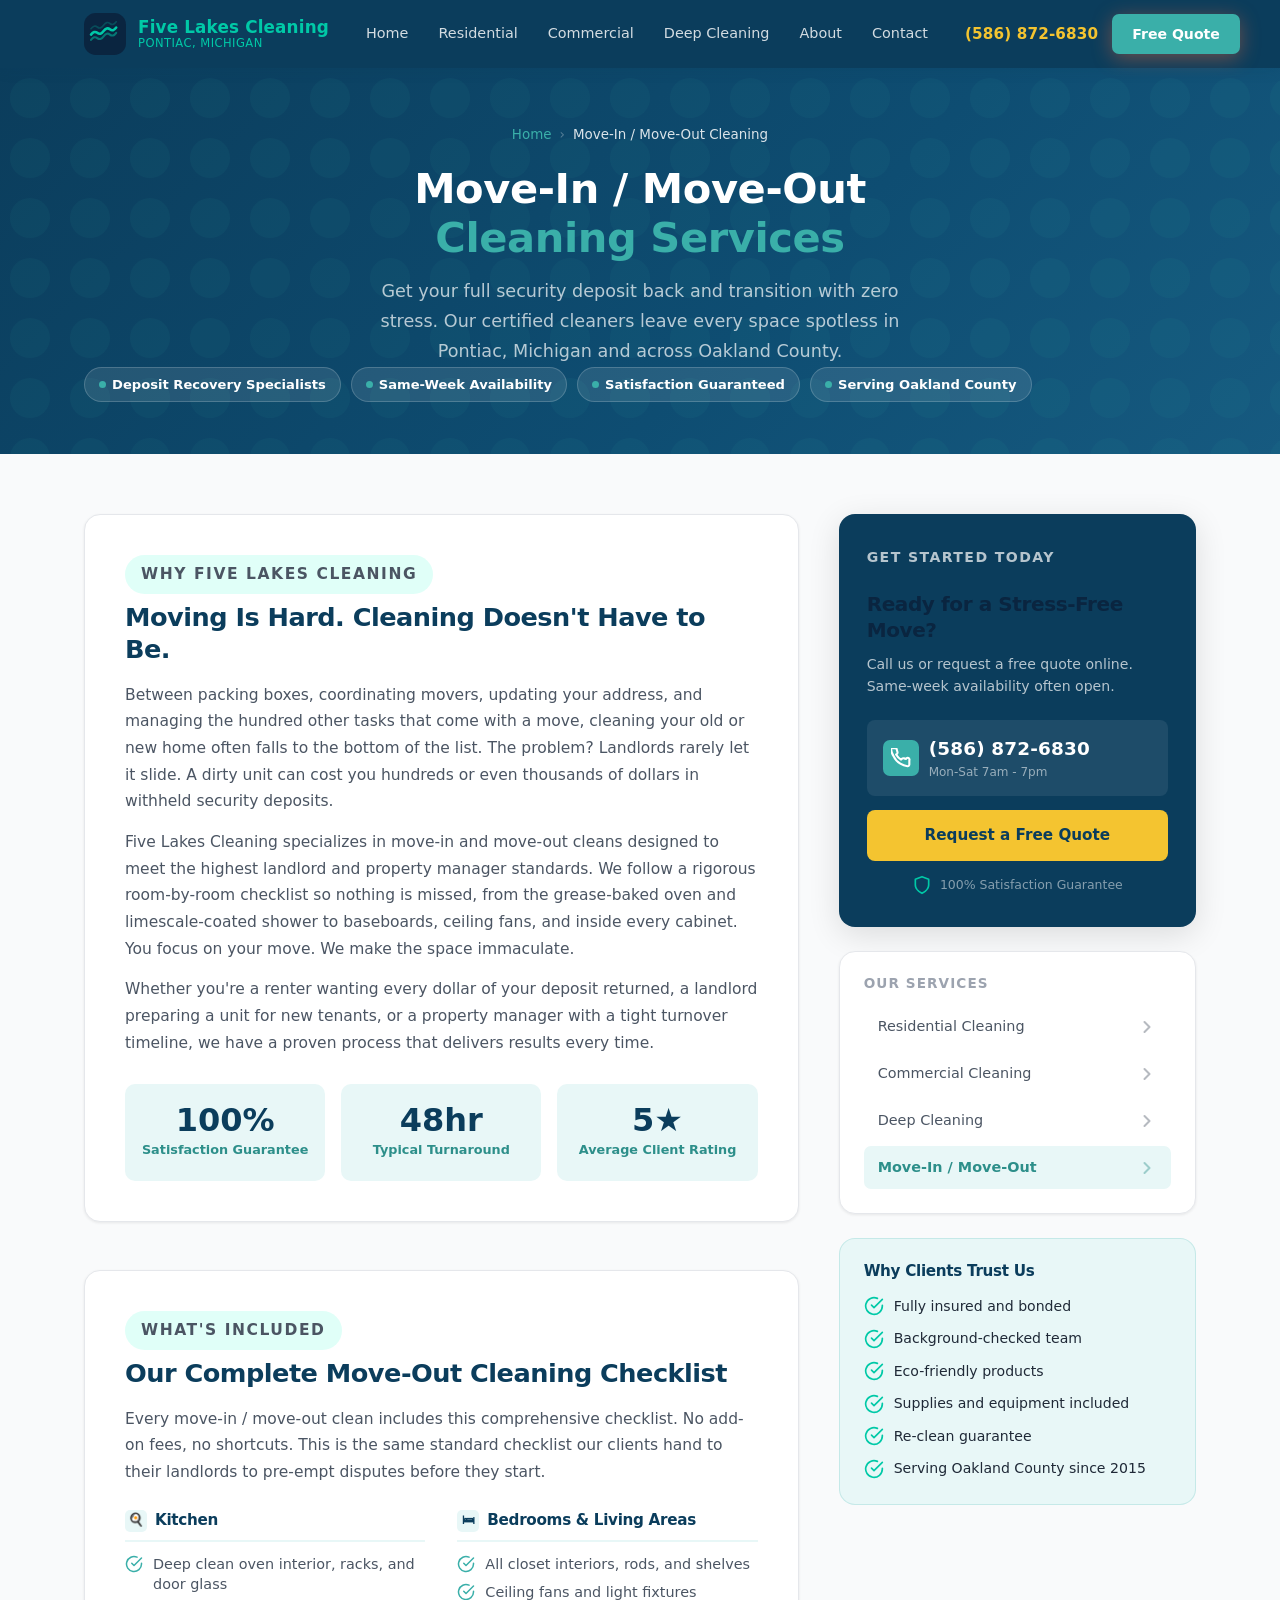
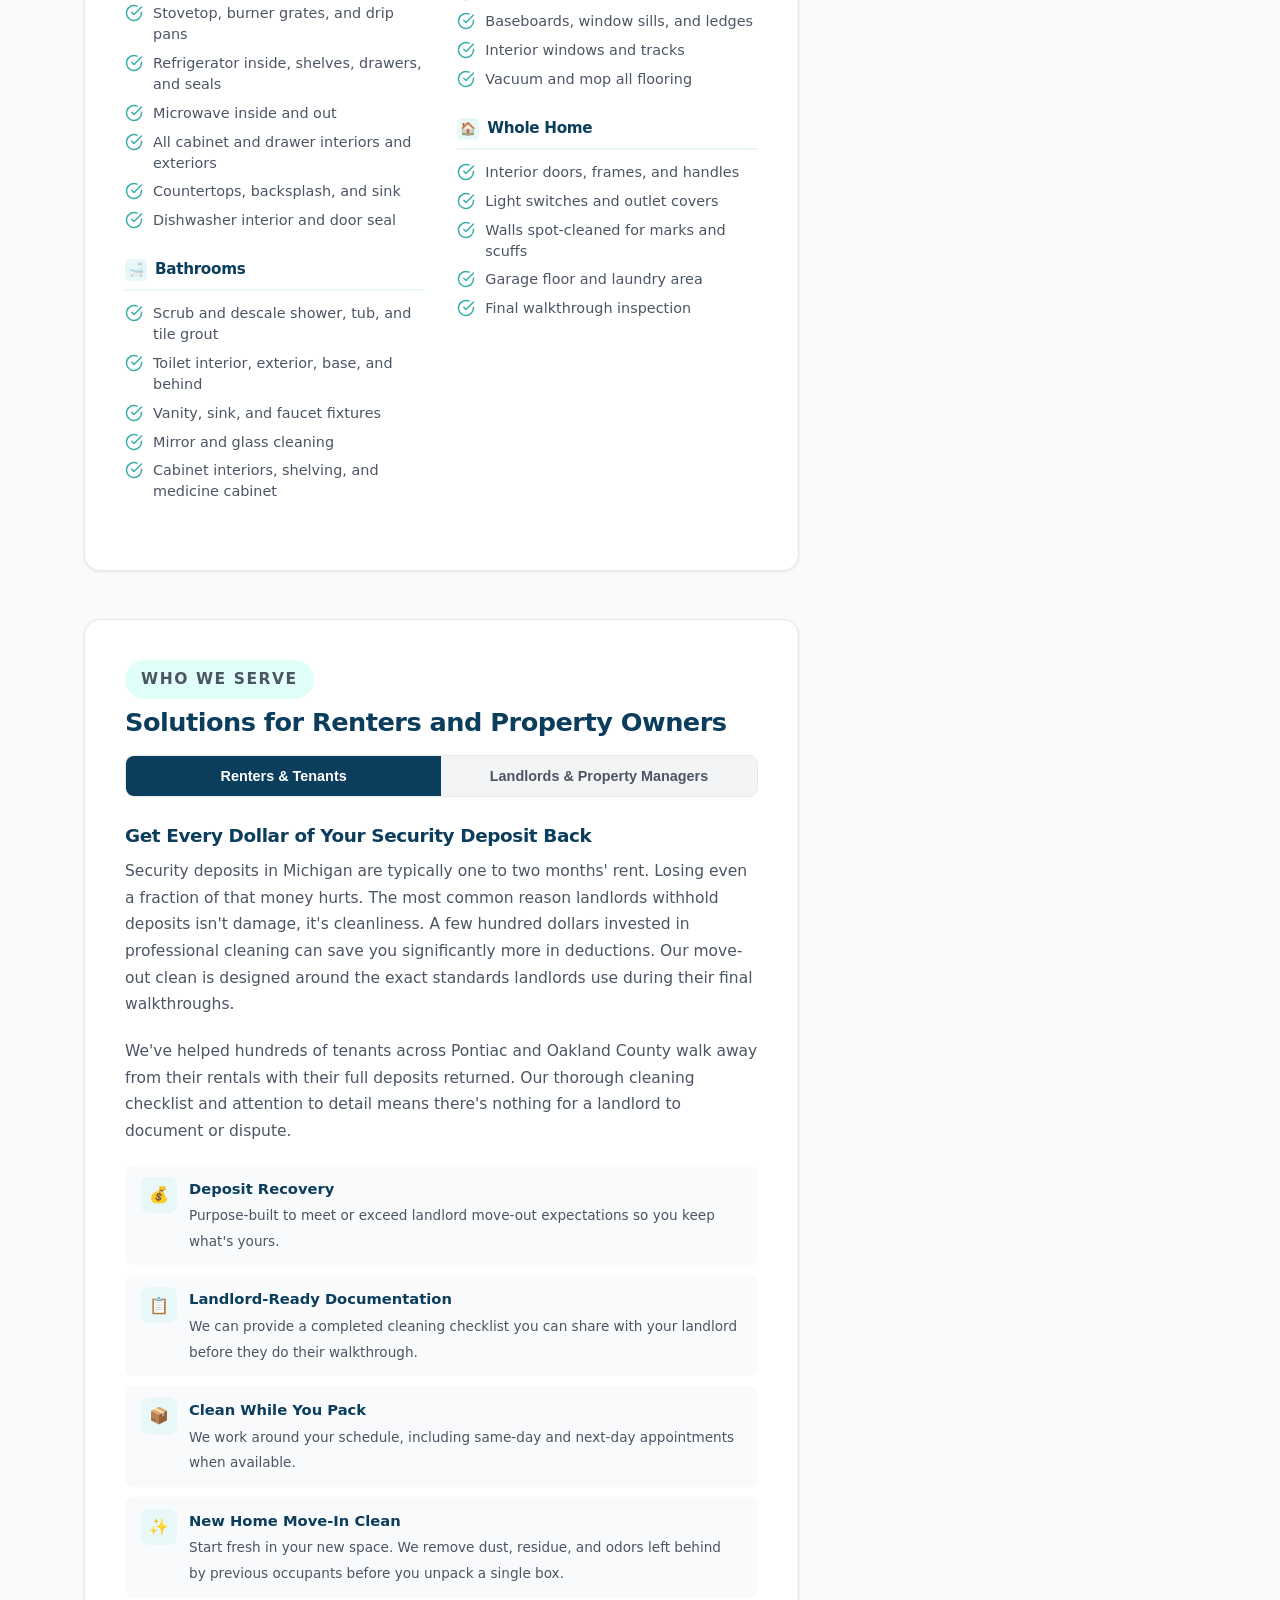
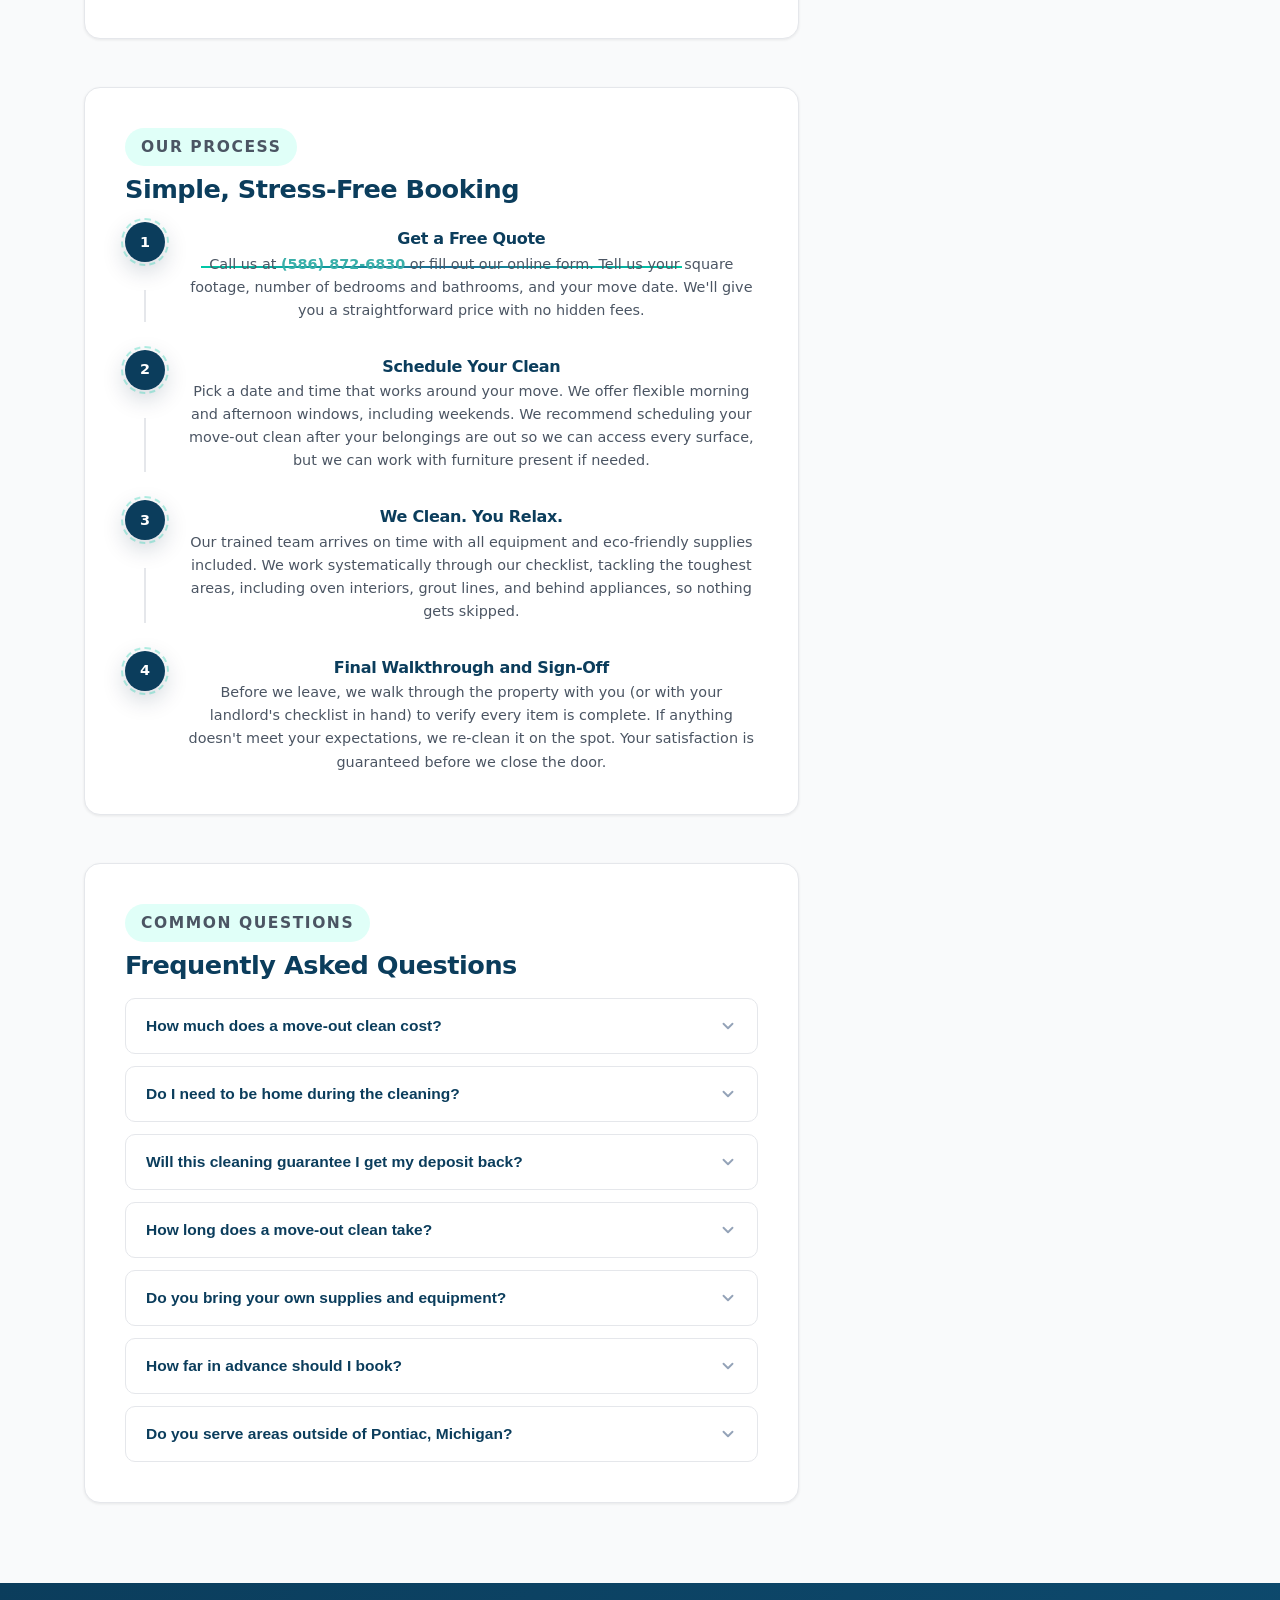
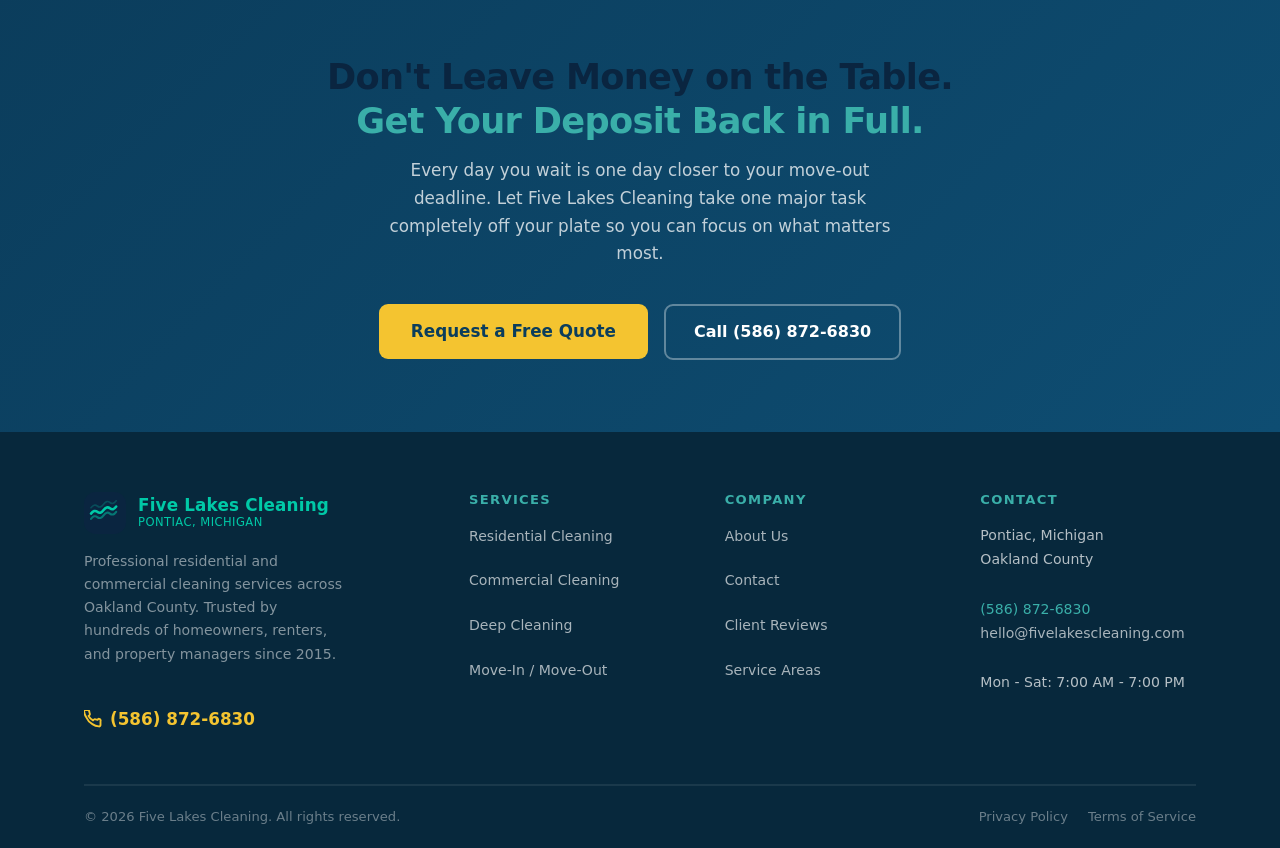
<file: move-in-move-out/index.html>
<!DOCTYPE html>
<html lang="en">
<head>
  <meta charset="UTF-8" />
  <meta name="viewport" content="width=device-width, initial-scale=1.0" />
  <title>Move-In / Move-Out Cleaning in Pontiac, MI | Five Lakes Cleaning</title>
  <meta name="description" content="Professional move-in and move-out cleaning services in Pontiac, Michigan. Get your full security deposit back and make a great first impression. Serving Oakland County and surrounding areas." />
  <meta name="keywords" content="move-in cleaning Pontiac MI, move-out cleaning Michigan, security deposit cleaning, rental cleaning Oakland County, apartment cleaning Pontiac" />
  <meta name="robots" content="index, follow" />
  <link rel="canonical" href="https://fivelakescleaning.com/move-in-move-out/" />

  <!-- Open Graph -->
  <meta property="og:type" content="website" />
  <meta property="og:title" content="Move-In / Move-Out Cleaning | Five Lakes Cleaning" />
  <meta property="og:description" content="Stress-free move-in and move-out cleaning in Pontiac, MI. Get your full security deposit back guaranteed. Call (586) 872-6830." />
  <meta property="og:url" content="https://fivelakescleaning.com/move-in-move-out/" />
  <meta property="og:site_name" content="Five Lakes Cleaning" />

  <!-- Favicon -->
  <link rel="icon" type="image/svg+xml" href="data:image/svg+xml,%3Csvg xmlns='http://www.w3.org/2000/svg' viewBox='0 0 100 100'%3E%3Ctext y='.9em' font-size='90'%3E%F0%9F%8C%8A%3C/text%3E%3C/svg%3E">

  <link rel="stylesheet" href="/css/styles.css" />

  <!-- Schema Markup -->
  <script type="application/ld+json">
  {
    "@context": "https://schema.org",
    "@type": "Service",
    "name": "Move-In / Move-Out Cleaning",
    "provider": {
      "@type": "LocalBusiness",
      "name": "Five Lakes Cleaning",
      "address": {
        "@type": "PostalAddress",
        "addressLocality": "Pontiac",
        "addressRegion": "MI"
      },
      "telephone": "(586) 872-6830",
      "url": "https://fivelakescleaning.com"
    },
    "description": "Professional move-in and move-out cleaning services for renters, landlords, and property managers in Pontiac, Michigan and Oakland County.",
    "areaServed": {
      "@type": "State",
      "name": "Michigan"
    }
  }
  </script>

  <style>
    /* =============================================
       BASE & RESET
    ============================================= */
    *, *::before, *::after { box-sizing: border-box; margin: 0; padding: 0; }

    :root {
      --navy: #0B3D5C;
      --teal: #3AAFA9;
      --teal-dark: #2d8f8a;
      --teal-light: #e8f7f7;
      --gold: #F4C430;
      --gold-dark: #d4a820;
      --gray-50: #f9fafb;
      --gray-100: #f3f4f6;
      --gray-200: #e5e7eb;
      --gray-400: #9ca3af;
      --gray-600: #4b5563;
      --gray-800: #1f2937;
      --white: #ffffff;
      --font-sans: 'Segoe UI', system-ui, -apple-system, sans-serif;
      --shadow-sm: 0 1px 3px rgba(0,0,0,0.08);
      --shadow-md: 0 4px 16px rgba(0,0,0,0.10);
      --shadow-lg: 0 8px 32px rgba(0,0,0,0.12);
      --radius: 10px;
      --radius-lg: 16px;
    }

    html { scroll-behavior: smooth; }

    body {
      font-family: var(--font-sans);
      color: var(--gray-800);
      background: var(--white);
      line-height: 1.6;
    }

    img { max-width: 100%; display: block; }
    a { color: inherit; text-decoration: none; }
    ul { list-style: none; }

    .container {
      max-width: 1160px;
      margin: 0 auto;
      padding: 0 24px;
    }

    /* =============================================
       HEADER & NAV
    ============================================= */
    .site-header {
      background: var(--navy);
      position: sticky;
      top: 0;
      z-index: 100;
      box-shadow: 0 2px 12px rgba(11,61,92,0.18);
    }

    .header-inner {
      display: flex;
      align-items: center;
      justify-content: space-between;
      height: 68px;
      gap: 24px;
    }

    .logo-link {
      display: flex;
      align-items: center;
      gap: 12px;
      flex-shrink: 0;
    }

    .logo-link svg {
      width: 42px;
      height: 42px;
    }

    .logo-text {
      display: flex;
      flex-direction: column;
      line-height: 1.15;
    }

    .logo-name {
      font-size: 1.05rem;
      font-weight: 700;
      color: var(--white);
      letter-spacing: 0.01em;
    }

    .logo-tagline {
      font-size: 0.72rem;
      color: var(--teal);
      font-weight: 500;
      letter-spacing: 0.04em;
      text-transform: uppercase;
    }

    .main-nav {
      display: flex;
      align-items: center;
      gap: 4px;
    }

    .main-nav a {
      color: rgba(255,255,255,0.82);
      font-size: 0.9rem;
      font-weight: 500;
      padding: 6px 13px;
      border-radius: 6px;
      transition: background 0.18s, color 0.18s;
      white-space: nowrap;
    }

    .main-nav a:hover,
    .main-nav a.active {
      background: rgba(58,175,169,0.18);
      color: var(--white);
    }

    .header-cta {
      display: flex;
      align-items: center;
      gap: 14px;
      flex-shrink: 0;
    }

    .header-phone {
      color: var(--gold);
      font-weight: 700;
      font-size: 0.95rem;
      white-space: nowrap;
      letter-spacing: 0.01em;
    }

    .header-phone:hover { color: var(--white); }

    .btn-primary {
      background: var(--teal);
      color: var(--white);
      font-weight: 700;
      font-size: 0.88rem;
      padding: 9px 20px;
      border-radius: 7px;
      transition: background 0.18s, transform 0.12s;
      white-space: nowrap;
      display: inline-block;
      border: none;
      cursor: pointer;
    }

    .btn-primary:hover {
      background: var(--teal-dark);
      transform: translateY(-1px);
    }

    .btn-outline {
      background: transparent;
      color: var(--teal);
      font-weight: 700;
      font-size: 0.95rem;
      padding: 11px 24px;
      border-radius: 8px;
      border: 2px solid var(--teal);
      transition: background 0.18s, color 0.18s;
      display: inline-block;
      cursor: pointer;
    }

    .btn-outline:hover {
      background: var(--teal);
      color: var(--white);
    }

    .btn-large {
      font-size: 1.05rem;
      padding: 14px 32px;
      border-radius: 9px;
    }

    .hamburger {
      display: none;
      flex-direction: column;
      gap: 5px;
      background: none;
      border: none;
      cursor: pointer;
      padding: 6px;
    }

    .hamburger span {
      display: block;
      width: 24px;
      height: 2px;
      background: var(--white);
      border-radius: 2px;
      transition: 0.2s;
    }

    /* =============================================
       HERO / BREADCRUMB BANNER
    ============================================= */
    .page-hero {
      background: linear-gradient(135deg, var(--navy) 0%, #0e4d72 60%, #165a80 100%);
      color: var(--white);
      padding: 56px 0 52px;
      position: relative;
      overflow: hidden;
    }

    .page-hero::before {
      content: '';
      position: absolute;
      inset: 0;
      background: url("data:image/svg+xml,%3Csvg width='60' height='60' viewBox='0 0 60 60' xmlns='http://www.w3.org/2000/svg'%3E%3Cg fill='none' fill-rule='evenodd'%3E%3Cg fill='%233AAFA9' fill-opacity='0.06'%3E%3Ccircle cx='30' cy='30' r='20'/%3E%3C/g%3E%3C/g%3E%3C/svg%3E") repeat;
      pointer-events: none;
    }

    .hero-inner {
      position: relative;
      z-index: 1;
    }

    .breadcrumb {
      display: flex;
      align-items: center;
      gap: 8px;
      font-size: 0.84rem;
      color: rgba(255,255,255,0.65);
      margin-bottom: 18px;
    }

    .breadcrumb a {
      color: var(--teal);
      transition: color 0.15s;
    }

    .breadcrumb a:hover { color: var(--white); }

    .breadcrumb-sep { color: rgba(255,255,255,0.3); }

    .breadcrumb-current { color: rgba(255,255,255,0.85); }

    .page-hero h1 {
      font-size: clamp(1.75rem, 4vw, 2.6rem);
      font-weight: 800;
      line-height: 1.2;
      margin-bottom: 14px;
      letter-spacing: -0.01em;
    }

    .page-hero h1 span { color: var(--teal); }

    .hero-sub {
      font-size: 1.05rem;
      color: rgba(255,255,255,0.78);
      max-width: 600px;
      margin-bottom: 28px;
    }

    .hero-badges {
      display: flex;
      flex-wrap: wrap;
      gap: 10px;
    }

    .badge {
      background: rgba(255,255,255,0.1);
      border: 1px solid rgba(255,255,255,0.18);
      color: var(--white);
      font-size: 0.82rem;
      font-weight: 600;
      padding: 6px 14px;
      border-radius: 100px;
      display: flex;
      align-items: center;
      gap: 6px;
    }

    .badge-dot {
      width: 7px;
      height: 7px;
      border-radius: 50%;
      background: var(--teal);
      flex-shrink: 0;
    }

    /* =============================================
       MAIN LAYOUT: 2-COL GRID
    ============================================= */
    .service-layout {
      padding: 60px 0 80px;
      background: var(--gray-50);
    }

    .service-grid {
      display: grid;
      grid-template-columns: 2fr 1fr;
      gap: 40px;
      align-items: start;
    }

    /* =============================================
       MAIN CONTENT AREA
    ============================================= */
    .service-main { display: flex; flex-direction: column; gap: 48px; }

    .section-card {
      background: var(--white);
      border-radius: var(--radius-lg);
      padding: 40px;
      box-shadow: var(--shadow-sm);
      border: 1px solid var(--gray-200);
    }

    .section-label {
      font-size: 0.78rem;
      font-weight: 700;
      text-transform: uppercase;
      letter-spacing: 0.1em;
      color: var(--teal);
      margin-bottom: 8px;
    }

    .section-card h2 {
      font-size: 1.6rem;
      font-weight: 800;
      color: var(--navy);
      margin-bottom: 16px;
      line-height: 1.25;
    }

    .section-card p {
      color: var(--gray-600);
      font-size: 0.97rem;
      line-height: 1.72;
    }

    .section-card p + p { margin-top: 14px; }

    /* Intro highlights */
    .intro-highlights {
      display: grid;
      grid-template-columns: repeat(3, 1fr);
      gap: 16px;
      margin-top: 28px;
    }

    .highlight-item {
      background: var(--teal-light);
      border-radius: var(--radius);
      padding: 20px 16px;
      text-align: center;
    }

    .highlight-number {
      font-size: 2rem;
      font-weight: 800;
      color: var(--navy);
      line-height: 1;
      margin-bottom: 4px;
    }

    .highlight-label {
      font-size: 0.8rem;
      color: var(--teal-dark);
      font-weight: 600;
    }

    /* Checklist */
    .checklist-intro {
      font-size: 0.97rem;
      color: var(--gray-600);
      margin-bottom: 24px;
      line-height: 1.68;
    }

    .checklist-columns {
      display: grid;
      grid-template-columns: 1fr 1fr;
      gap: 0 32px;
    }

    .checklist-group { margin-bottom: 28px; }

    .checklist-group h3 {
      font-size: 0.95rem;
      font-weight: 700;
      color: var(--navy);
      margin-bottom: 12px;
      padding-bottom: 8px;
      border-bottom: 2px solid var(--teal-light);
      display: flex;
      align-items: center;
      gap: 8px;
    }

    .checklist-group h3 .area-icon {
      width: 22px;
      height: 22px;
      background: var(--teal-light);
      border-radius: 5px;
      display: flex;
      align-items: center;
      justify-content: center;
      font-size: 0.8rem;
    }

    .checklist-items { display: flex; flex-direction: column; gap: 8px; }

    .checklist-item {
      display: flex;
      align-items: flex-start;
      gap: 10px;
      font-size: 0.9rem;
      color: var(--gray-600);
      line-height: 1.45;
    }

    .check-icon {
      width: 18px;
      height: 18px;
      color: var(--teal);
      flex-shrink: 0;
      margin-top: 1px;
    }

    /* Who We Serve tabs */
    .audience-tabs {
      display: flex;
      gap: 0;
      margin-bottom: 28px;
      border-radius: 9px;
      overflow: hidden;
      border: 1px solid var(--gray-200);
    }

    .audience-tab {
      flex: 1;
      padding: 12px 20px;
      font-weight: 700;
      font-size: 0.9rem;
      cursor: pointer;
      transition: background 0.18s, color 0.18s;
      border: none;
      background: var(--gray-100);
      color: var(--gray-600);
      text-align: center;
    }

    .audience-tab.active {
      background: var(--navy);
      color: var(--white);
    }

    .audience-panel { display: none; }
    .audience-panel.active { display: block; }

    .audience-panel h3 {
      font-size: 1.15rem;
      font-weight: 700;
      color: var(--navy);
      margin-bottom: 12px;
    }

    .audience-panel p {
      color: var(--gray-600);
      font-size: 0.97rem;
      line-height: 1.72;
      margin-bottom: 20px;
    }

    .benefit-list { display: flex; flex-direction: column; gap: 10px; }

    .benefit-item {
      display: flex;
      align-items: flex-start;
      gap: 12px;
      background: var(--gray-50);
      border-radius: 8px;
      padding: 12px 16px;
    }

    .benefit-icon {
      width: 36px;
      height: 36px;
      background: var(--teal-light);
      border-radius: 8px;
      display: flex;
      align-items: center;
      justify-content: center;
      font-size: 1rem;
      flex-shrink: 0;
    }

    .benefit-text strong {
      display: block;
      font-size: 0.92rem;
      font-weight: 700;
      color: var(--navy);
      margin-bottom: 2px;
    }

    .benefit-text span {
      font-size: 0.85rem;
      color: var(--gray-600);
    }

    /* Process steps */
    .process-steps {
      display: flex;
      flex-direction: column;
      gap: 0;
      position: relative;
    }

    .process-step {
      display: flex;
      gap: 20px;
      position: relative;
      padding-bottom: 28px;
    }

    .process-step:last-child { padding-bottom: 0; }

    .step-left {
      display: flex;
      flex-direction: column;
      align-items: center;
      flex-shrink: 0;
    }

    .step-number {
      width: 40px;
      height: 40px;
      background: var(--navy);
      color: var(--white);
      border-radius: 50%;
      display: flex;
      align-items: center;
      justify-content: center;
      font-weight: 800;
      font-size: 0.9rem;
      flex-shrink: 0;
    }

    .step-line {
      width: 2px;
      flex: 1;
      background: var(--gray-200);
      margin-top: 8px;
    }

    .process-step:last-child .step-line { display: none; }

    .step-content { padding-top: 8px; }

    .step-content h3 {
      font-size: 1rem;
      font-weight: 700;
      color: var(--navy);
      margin-bottom: 4px;
    }

    .step-content p {
      font-size: 0.9rem;
      color: var(--gray-600);
      line-height: 1.6;
    }

    /* FAQ */
    .faq-list { display: flex; flex-direction: column; gap: 12px; }

    .faq-item {
      border: 1px solid var(--gray-200);
      border-radius: var(--radius);
      overflow: hidden;
    }

    .faq-question {
      width: 100%;
      background: none;
      border: none;
      padding: 18px 20px;
      text-align: left;
      font-size: 0.97rem;
      font-weight: 600;
      color: var(--navy);
      cursor: pointer;
      display: flex;
      align-items: center;
      justify-content: space-between;
      gap: 12px;
      transition: background 0.15s;
    }

    .faq-question:hover { background: var(--gray-50); }

    .faq-question.open { background: var(--teal-light); }

    .faq-arrow {
      width: 20px;
      height: 20px;
      flex-shrink: 0;
      transition: transform 0.2s;
      color: var(--teal);
    }

    .faq-question.open .faq-arrow { transform: rotate(180deg); }

    .faq-answer {
      display: none;
      padding: 0 20px 18px;
      font-size: 0.92rem;
      color: var(--gray-600);
      line-height: 1.7;
      background: var(--teal-light);
    }

    .faq-answer.open { display: block; }

    /* =============================================
       SIDEBAR
    ============================================= */
    .service-sidebar {
      display: flex;
      flex-direction: column;
      gap: 24px;
      position: sticky;
      top: 88px;
    }

    /* CTA Card */
    .cta-card {
      background: var(--navy);
      border-radius: var(--radius-lg);
      padding: 32px 28px;
      color: var(--white);
      box-shadow: var(--shadow-lg);
    }

    .cta-card-label {
      font-size: 0.75rem;
      font-weight: 700;
      text-transform: uppercase;
      letter-spacing: 0.1em;
      color: var(--teal);
      margin-bottom: 8px;
    }

    .cta-card h3 {
      font-size: 1.25rem;
      font-weight: 800;
      line-height: 1.3;
      margin-bottom: 10px;
    }

    .cta-card p {
      font-size: 0.88rem;
      color: rgba(255,255,255,0.7);
      margin-bottom: 22px;
      line-height: 1.6;
    }

    .cta-card-phone {
      display: flex;
      align-items: center;
      gap: 10px;
      background: rgba(255,255,255,0.08);
      border-radius: 8px;
      padding: 14px 16px;
      margin-bottom: 14px;
      text-decoration: none;
      color: var(--white);
      transition: background 0.18s;
    }

    .cta-card-phone:hover { background: rgba(255,255,255,0.14); }

    .phone-icon-wrap {
      width: 36px;
      height: 36px;
      background: var(--teal);
      border-radius: 7px;
      display: flex;
      align-items: center;
      justify-content: center;
      flex-shrink: 0;
    }

    .cta-phone-num {
      font-size: 1.15rem;
      font-weight: 800;
      letter-spacing: 0.01em;
    }

    .cta-phone-label {
      font-size: 0.75rem;
      color: rgba(255,255,255,0.55);
    }

    .btn-cta-full {
      display: block;
      text-align: center;
      background: var(--gold);
      color: var(--navy);
      font-weight: 800;
      font-size: 0.95rem;
      padding: 13px 20px;
      border-radius: 8px;
      transition: background 0.18s, transform 0.12s;
      border: none;
      cursor: pointer;
      width: 100%;
    }

    .btn-cta-full:hover {
      background: var(--gold-dark);
      transform: translateY(-1px);
    }

    .cta-guarantee {
      display: flex;
      align-items: center;
      gap: 8px;
      margin-top: 14px;
      font-size: 0.78rem;
      color: rgba(255,255,255,0.5);
    }

    /* Service Nav Card */
    .service-nav-card {
      background: var(--white);
      border-radius: var(--radius-lg);
      padding: 24px;
      box-shadow: var(--shadow-sm);
      border: 1px solid var(--gray-200);
    }

    .service-nav-card h4 {
      font-size: 0.85rem;
      font-weight: 700;
      text-transform: uppercase;
      letter-spacing: 0.08em;
      color: var(--gray-400);
      margin-bottom: 14px;
    }

    .service-nav-list { display: flex; flex-direction: column; gap: 4px; }

    .service-nav-list a {
      display: flex;
      align-items: center;
      justify-content: space-between;
      padding: 10px 14px;
      border-radius: 7px;
      font-size: 0.9rem;
      font-weight: 500;
      color: var(--gray-600);
      transition: background 0.15s, color 0.15s;
    }

    .service-nav-list a:hover {
      background: var(--gray-50);
      color: var(--navy);
    }

    .service-nav-list a.current {
      background: var(--teal-light);
      color: var(--teal-dark);
      font-weight: 700;
    }

    .nav-arrow {
      width: 16px;
      height: 16px;
      opacity: 0.4;
    }

    /* Trust Card */
    .trust-card {
      background: var(--teal-light);
      border-radius: var(--radius-lg);
      padding: 24px;
      border: 1px solid rgba(58,175,169,0.2);
    }

    .trust-card h4 {
      font-size: 0.95rem;
      font-weight: 700;
      color: var(--navy);
      margin-bottom: 14px;
    }

    .trust-items { display: flex; flex-direction: column; gap: 10px; }

    .trust-item {
      display: flex;
      align-items: center;
      gap: 10px;
      font-size: 0.88rem;
      color: var(--gray-800);
    }

    .trust-check {
      width: 18px;
      height: 18px;
      color: var(--teal-dark);
      flex-shrink: 0;
    }

    /* =============================================
       CTA SECTION
    ============================================= */
    .cta-section {
      background: linear-gradient(135deg, var(--navy) 0%, #0e4d72 100%);
      padding: 72px 0;
      color: var(--white);
      text-align: center;
    }

    .cta-section h2 {
      font-size: clamp(1.5rem, 3.5vw, 2.2rem);
      font-weight: 800;
      margin-bottom: 14px;
      line-height: 1.25;
    }

    .cta-section h2 span { color: var(--teal); }

    .cta-section p {
      font-size: 1.05rem;
      color: rgba(255,255,255,0.75);
      max-width: 540px;
      margin: 0 auto 36px;
      line-height: 1.65;
    }

    .cta-actions {
      display: flex;
      align-items: center;
      justify-content: center;
      gap: 16px;
      flex-wrap: wrap;
    }

    .btn-gold {
      background: var(--gold);
      color: var(--navy);
      font-weight: 800;
      font-size: 1.05rem;
      padding: 14px 32px;
      border-radius: 9px;
      transition: background 0.18s, transform 0.12s;
      display: inline-block;
    }

    .btn-gold:hover {
      background: var(--gold-dark);
      transform: translateY(-2px);
    }

    .btn-ghost {
      background: transparent;
      color: var(--white);
      font-weight: 700;
      font-size: 1rem;
      padding: 13px 28px;
      border-radius: 9px;
      border: 2px solid rgba(255,255,255,0.35);
      transition: border-color 0.18s, background 0.18s;
      display: inline-block;
    }

    .btn-ghost:hover {
      border-color: rgba(255,255,255,0.7);
      background: rgba(255,255,255,0.06);
    }

    /* =============================================
       FOOTER
    ============================================= */
    .site-footer {
      background: #07283c;
      color: rgba(255,255,255,0.7);
      padding: 60px 0 0;
    }

    .footer-grid {
      display: grid;
      grid-template-columns: 1.6fr 1fr 1fr 1fr;
      gap: 40px;
      padding-bottom: 48px;
    }

    .footer-brand .logo-link { margin-bottom: 16px; }

    .footer-brand p {
      font-size: 0.88rem;
      line-height: 1.65;
      max-width: 260px;
    }

    .footer-phone {
      display: inline-flex;
      align-items: center;
      gap: 8px;
      color: var(--gold);
      font-weight: 700;
      font-size: 1.05rem;
      margin-top: 16px;
      transition: color 0.15s;
    }

    .footer-phone:hover { color: var(--white); }

    .footer-col h4 {
      font-size: 0.82rem;
      font-weight: 700;
      text-transform: uppercase;
      letter-spacing: 0.1em;
      color: var(--teal);
      margin-bottom: 16px;
    }

    .footer-links { display: flex; flex-direction: column; gap: 9px; }

    .footer-links a {
      font-size: 0.88rem;
      color: rgba(255,255,255,0.65);
      transition: color 0.15s;
    }

    .footer-links a:hover { color: var(--white); }

    .footer-address {
      font-size: 0.88rem;
      line-height: 1.75;
      font-style: normal;
    }

    .footer-bottom {
      border-top: 1px solid rgba(255,255,255,0.08);
      padding: 20px 0;
      display: flex;
      align-items: center;
      justify-content: space-between;
      gap: 16px;
      flex-wrap: wrap;
    }

    .footer-copy {
      font-size: 0.82rem;
      color: rgba(255,255,255,0.4);
    }

    .footer-legal {
      display: flex;
      gap: 20px;
    }

    .footer-legal a {
      font-size: 0.82rem;
      color: rgba(255,255,255,0.4);
      transition: color 0.15s;
    }

    .footer-legal a:hover { color: rgba(255,255,255,0.75); }

    /* =============================================
       RESPONSIVE
    ============================================= */
    @media (max-width: 900px) {
      .service-grid {
        grid-template-columns: 1fr;
      }

      .service-sidebar {
        position: static;
        order: -1;
      }

      .checklist-columns {
        grid-template-columns: 1fr;
      }

      .intro-highlights {
        grid-template-columns: 1fr;
      }

      .footer-grid {
        grid-template-columns: 1fr 1fr;
      }
    }

    @media (max-width: 680px) {
      .main-nav { display: none; }
      .hamburger { display: flex; }

      .main-nav.open {
        display: flex;
        flex-direction: column;
        position: absolute;
        top: 68px;
        left: 0;
        right: 0;
        background: var(--navy);
        padding: 12px 16px 20px;
        border-top: 1px solid rgba(255,255,255,0.08);
        box-shadow: var(--shadow-lg);
        gap: 2px;
        z-index: 200;
      }

      .main-nav.open a {
        font-size: 1rem;
        padding: 10px 14px;
        border-radius: 7px;
      }

      .site-header { position: relative; }

      .section-card { padding: 28px 20px; }

      .footer-grid {
        grid-template-columns: 1fr;
        gap: 28px;
      }

      .cta-actions { flex-direction: column; }

      .cta-actions .btn-gold,
      .cta-actions .btn-ghost { width: 100%; text-align: center; }

      .header-phone { display: none; }
    }
  </style>
</head>
<body>

  <!-- =============================================
       HEADER
  ============================================= -->
  <header class="site-header">
    <div class="container header-inner">
      <a href="/" class="logo-link" aria-label="Five Lakes Cleaning Home">
        <svg viewBox="0 0 36 36" fill="none" xmlns="http://www.w3.org/2000/svg" aria-hidden="true">
          <rect width="36" height="36" rx="10" fill="#0A2540"/>
          <path d="M6 18.5c1.8-2.2 3.6-3 5.4-1.5s3.6 1 5.4-1.5 3.6-3 5.4-1.5 3.6 1 5.4-1.5" stroke="#00C9A7" stroke-width="2.2" stroke-linecap="round" fill="none"/>
          <path d="M6 23c1.8-2.2 3.6-3 5.4-1.5s3.6 1 5.4-1.5 3.6-3 5.4-1.5 3.6 1 5.4-1.5" stroke="#00C9A7" stroke-width="1.8" stroke-linecap="round" fill="none" opacity="0.5"/><path d="M6 13.5c1.8-2.2 3.6-3 5.4-1.5s3.6 1 5.4-1.5 3.6-3 5.4-1.5 3.6 1 5.4-1.5" stroke="#00C9A7" stroke-width="1.4" stroke-linecap="round" fill="none" opacity="0.25"/>
          
        </svg>
        <div class="logo-text">
          <span class="logo-name">Five Lakes Cleaning</span>
          <span class="logo-tagline">Pontiac, Michigan</span>
        </div>
      </a>

      <nav class="main-nav" id="main-nav" aria-label="Main navigation">
        <a href="/">Home</a>
        <a href="/residential/">Residential</a>
        <a href="/commercial/">Commercial</a>
        <a href="/deep-cleaning/">Deep Cleaning</a>
        <a href="/about/">About</a>
        <a href="/contact/">Contact</a>
      </nav>

      <div class="header-cta">
        <a href="tel:5868726830" class="header-phone">(586) 872-6830</a>
        <a href="/contact/" class="btn-primary">Free Quote</a>
      </div>

      <button class="hamburger" id="hamburger" aria-label="Toggle navigation" aria-expanded="false">
        <span></span>
        <span></span>
        <span></span>
      </button>
    </div>
  </header>

  <!-- =============================================
       PAGE HERO
  ============================================= -->
  <section class="page-hero">
      <div class="page-hero-video">
        <video autoplay muted loop playsinline preload="auto">
          <source src="https://videos.pexels.com/video-files/6496242/6496242-hd_1920_1080_30fps.mp4" type="video/mp4">
        </video>
      </div>
    <div class="container hero-inner">
      <nav class="breadcrumb" aria-label="Breadcrumb">
        <a href="/">Home</a>
        <span class="breadcrumb-sep" aria-hidden="true">&#8250;</span>
        <span class="breadcrumb-current">Move-In / Move-Out Cleaning</span>
      </nav>

      <h1>Move-In / Move-Out<br /><span>Cleaning Services</span></h1>
      <p class="hero-sub">Get your full security deposit back and transition with zero stress. Our certified cleaners leave every space spotless in Pontiac, Michigan and across Oakland County.</p>

      <div class="hero-badges">
        <span class="badge"><span class="badge-dot"></span>Deposit Recovery Specialists</span>
        <span class="badge"><span class="badge-dot"></span>Same-Week Availability</span>
        <span class="badge"><span class="badge-dot"></span>Satisfaction Guaranteed</span>
        <span class="badge"><span class="badge-dot"></span>Serving Oakland County</span>
      </div>
    </div>
  </section>

  <!-- =============================================
       SERVICE LAYOUT
  ============================================= -->
  <main class="service-layout">
    <div class="container">
      <div class="service-grid">

        <!-- MAIN CONTENT -->
        <div class="service-main">

          <!-- Intro -->
          <div class="section-card">
            <p class="section-label">Why Five Lakes Cleaning</p>
            <h2>Moving Is Hard. Cleaning Doesn't Have to Be.</h2>
            <p>Between packing boxes, coordinating movers, updating your address, and managing the hundred other tasks that come with a move, cleaning your old or new home often falls to the bottom of the list. The problem? Landlords rarely let it slide. A dirty unit can cost you hundreds or even thousands of dollars in withheld security deposits.</p>
            <p>Five Lakes Cleaning specializes in move-in and move-out cleans designed to meet the highest landlord and property manager standards. We follow a rigorous room-by-room checklist so nothing is missed, from the grease-baked oven and limescale-coated shower to baseboards, ceiling fans, and inside every cabinet. You focus on your move. We make the space immaculate.</p>
            <p>Whether you're a renter wanting every dollar of your deposit returned, a landlord preparing a unit for new tenants, or a property manager with a tight turnover timeline, we have a proven process that delivers results every time.</p>

            <div class="intro-highlights">
              <div class="highlight-item">
                <div class="highlight-number">100%</div>
                <div class="highlight-label">Satisfaction Guarantee</div>
              </div>
              <div class="highlight-item">
                <div class="highlight-number">48hr</div>
                <div class="highlight-label">Typical Turnaround</div>
              </div>
              <div class="highlight-item">
                <div class="highlight-number">5★</div>
                <div class="highlight-label">Average Client Rating</div>
              </div>
            </div>
          </div>

          <!-- Checklist -->
          <div class="section-card">
            <p class="section-label">What's Included</p>
            <h2>Our Complete Move-Out Cleaning Checklist</h2>
            <p class="checklist-intro">Every move-in / move-out clean includes this comprehensive checklist. No add-on fees, no shortcuts. This is the same standard checklist our clients hand to their landlords to pre-empt disputes before they start.</p>

            <div class="checklist-columns">

              <div>
                <div class="checklist-group">
                  <h3><span class="area-icon">🍳</span> Kitchen</h3>
                  <ul class="checklist-items">
                    <li class="checklist-item">
                      <svg class="check-icon" xmlns="http://www.w3.org/2000/svg" viewBox="0 0 24 24" fill="none" stroke="currentColor" stroke-width="2" stroke-linecap="round" stroke-linejoin="round" aria-hidden="true"><path d="M22 11.08V12a10 10 0 11-5.93-9.14"/><polyline points="22 4 12 14.01 9 11.01"/></svg>
                      Deep clean oven interior, racks, and door glass
                    </li>
                    <li class="checklist-item">
                      <svg class="check-icon" xmlns="http://www.w3.org/2000/svg" viewBox="0 0 24 24" fill="none" stroke="currentColor" stroke-width="2" stroke-linecap="round" stroke-linejoin="round" aria-hidden="true"><path d="M22 11.08V12a10 10 0 11-5.93-9.14"/><polyline points="22 4 12 14.01 9 11.01"/></svg>
                      Stovetop, burner grates, and drip pans
                    </li>
                    <li class="checklist-item">
                      <svg class="check-icon" xmlns="http://www.w3.org/2000/svg" viewBox="0 0 24 24" fill="none" stroke="currentColor" stroke-width="2" stroke-linecap="round" stroke-linejoin="round" aria-hidden="true"><path d="M22 11.08V12a10 10 0 11-5.93-9.14"/><polyline points="22 4 12 14.01 9 11.01"/></svg>
                      Refrigerator inside, shelves, drawers, and seals
                    </li>
                    <li class="checklist-item">
                      <svg class="check-icon" xmlns="http://www.w3.org/2000/svg" viewBox="0 0 24 24" fill="none" stroke="currentColor" stroke-width="2" stroke-linecap="round" stroke-linejoin="round" aria-hidden="true"><path d="M22 11.08V12a10 10 0 11-5.93-9.14"/><polyline points="22 4 12 14.01 9 11.01"/></svg>
                      Microwave inside and out
                    </li>
                    <li class="checklist-item">
                      <svg class="check-icon" xmlns="http://www.w3.org/2000/svg" viewBox="0 0 24 24" fill="none" stroke="currentColor" stroke-width="2" stroke-linecap="round" stroke-linejoin="round" aria-hidden="true"><path d="M22 11.08V12a10 10 0 11-5.93-9.14"/><polyline points="22 4 12 14.01 9 11.01"/></svg>
                      All cabinet and drawer interiors and exteriors
                    </li>
                    <li class="checklist-item">
                      <svg class="check-icon" xmlns="http://www.w3.org/2000/svg" viewBox="0 0 24 24" fill="none" stroke="currentColor" stroke-width="2" stroke-linecap="round" stroke-linejoin="round" aria-hidden="true"><path d="M22 11.08V12a10 10 0 11-5.93-9.14"/><polyline points="22 4 12 14.01 9 11.01"/></svg>
                      Countertops, backsplash, and sink
                    </li>
                    <li class="checklist-item">
                      <svg class="check-icon" xmlns="http://www.w3.org/2000/svg" viewBox="0 0 24 24" fill="none" stroke="currentColor" stroke-width="2" stroke-linecap="round" stroke-linejoin="round" aria-hidden="true"><path d="M22 11.08V12a10 10 0 11-5.93-9.14"/><polyline points="22 4 12 14.01 9 11.01"/></svg>
                      Dishwasher interior and door seal
                    </li>
                  </ul>
                </div>

                <div class="checklist-group">
                  <h3><span class="area-icon">🛁</span> Bathrooms</h3>
                  <ul class="checklist-items">
                    <li class="checklist-item">
                      <svg class="check-icon" xmlns="http://www.w3.org/2000/svg" viewBox="0 0 24 24" fill="none" stroke="currentColor" stroke-width="2" stroke-linecap="round" stroke-linejoin="round" aria-hidden="true"><path d="M22 11.08V12a10 10 0 11-5.93-9.14"/><polyline points="22 4 12 14.01 9 11.01"/></svg>
                      Scrub and descale shower, tub, and tile grout
                    </li>
                    <li class="checklist-item">
                      <svg class="check-icon" xmlns="http://www.w3.org/2000/svg" viewBox="0 0 24 24" fill="none" stroke="currentColor" stroke-width="2" stroke-linecap="round" stroke-linejoin="round" aria-hidden="true"><path d="M22 11.08V12a10 10 0 11-5.93-9.14"/><polyline points="22 4 12 14.01 9 11.01"/></svg>
                      Toilet interior, exterior, base, and behind
                    </li>
                    <li class="checklist-item">
                      <svg class="check-icon" xmlns="http://www.w3.org/2000/svg" viewBox="0 0 24 24" fill="none" stroke="currentColor" stroke-width="2" stroke-linecap="round" stroke-linejoin="round" aria-hidden="true"><path d="M22 11.08V12a10 10 0 11-5.93-9.14"/><polyline points="22 4 12 14.01 9 11.01"/></svg>
                      Vanity, sink, and faucet fixtures
                    </li>
                    <li class="checklist-item">
                      <svg class="check-icon" xmlns="http://www.w3.org/2000/svg" viewBox="0 0 24 24" fill="none" stroke="currentColor" stroke-width="2" stroke-linecap="round" stroke-linejoin="round" aria-hidden="true"><path d="M22 11.08V12a10 10 0 11-5.93-9.14"/><polyline points="22 4 12 14.01 9 11.01"/></svg>
                      Mirror and glass cleaning
                    </li>
                    <li class="checklist-item">
                      <svg class="check-icon" xmlns="http://www.w3.org/2000/svg" viewBox="0 0 24 24" fill="none" stroke="currentColor" stroke-width="2" stroke-linecap="round" stroke-linejoin="round" aria-hidden="true"><path d="M22 11.08V12a10 10 0 11-5.93-9.14"/><polyline points="22 4 12 14.01 9 11.01"/></svg>
                      Cabinet interiors, shelving, and medicine cabinet
                    </li>
                  </ul>
                </div>
              </div>

              <div>
                <div class="checklist-group">
                  <h3><span class="area-icon">🛏</span> Bedrooms &amp; Living Areas</h3>
                  <ul class="checklist-items">
                    <li class="checklist-item">
                      <svg class="check-icon" xmlns="http://www.w3.org/2000/svg" viewBox="0 0 24 24" fill="none" stroke="currentColor" stroke-width="2" stroke-linecap="round" stroke-linejoin="round" aria-hidden="true"><path d="M22 11.08V12a10 10 0 11-5.93-9.14"/><polyline points="22 4 12 14.01 9 11.01"/></svg>
                      All closet interiors, rods, and shelves
                    </li>
                    <li class="checklist-item">
                      <svg class="check-icon" xmlns="http://www.w3.org/2000/svg" viewBox="0 0 24 24" fill="none" stroke="currentColor" stroke-width="2" stroke-linecap="round" stroke-linejoin="round" aria-hidden="true"><path d="M22 11.08V12a10 10 0 11-5.93-9.14"/><polyline points="22 4 12 14.01 9 11.01"/></svg>
                      Ceiling fans and light fixtures
                    </li>
                    <li class="checklist-item">
                      <svg class="check-icon" xmlns="http://www.w3.org/2000/svg" viewBox="0 0 24 24" fill="none" stroke="currentColor" stroke-width="2" stroke-linecap="round" stroke-linejoin="round" aria-hidden="true"><path d="M22 11.08V12a10 10 0 11-5.93-9.14"/><polyline points="22 4 12 14.01 9 11.01"/></svg>
                      Baseboards, window sills, and ledges
                    </li>
                    <li class="checklist-item">
                      <svg class="check-icon" xmlns="http://www.w3.org/2000/svg" viewBox="0 0 24 24" fill="none" stroke="currentColor" stroke-width="2" stroke-linecap="round" stroke-linejoin="round" aria-hidden="true"><path d="M22 11.08V12a10 10 0 11-5.93-9.14"/><polyline points="22 4 12 14.01 9 11.01"/></svg>
                      Interior windows and tracks
                    </li>
                    <li class="checklist-item">
                      <svg class="check-icon" xmlns="http://www.w3.org/2000/svg" viewBox="0 0 24 24" fill="none" stroke="currentColor" stroke-width="2" stroke-linecap="round" stroke-linejoin="round" aria-hidden="true"><path d="M22 11.08V12a10 10 0 11-5.93-9.14"/><polyline points="22 4 12 14.01 9 11.01"/></svg>
                      Vacuum and mop all flooring
                    </li>
                  </ul>
                </div>

                <div class="checklist-group">
                  <h3><span class="area-icon">🏠</span> Whole Home</h3>
                  <ul class="checklist-items">
                    <li class="checklist-item">
                      <svg class="check-icon" xmlns="http://www.w3.org/2000/svg" viewBox="0 0 24 24" fill="none" stroke="currentColor" stroke-width="2" stroke-linecap="round" stroke-linejoin="round" aria-hidden="true"><path d="M22 11.08V12a10 10 0 11-5.93-9.14"/><polyline points="22 4 12 14.01 9 11.01"/></svg>
                      Interior doors, frames, and handles
                    </li>
                    <li class="checklist-item">
                      <svg class="check-icon" xmlns="http://www.w3.org/2000/svg" viewBox="0 0 24 24" fill="none" stroke="currentColor" stroke-width="2" stroke-linecap="round" stroke-linejoin="round" aria-hidden="true"><path d="M22 11.08V12a10 10 0 11-5.93-9.14"/><polyline points="22 4 12 14.01 9 11.01"/></svg>
                      Light switches and outlet covers
                    </li>
                    <li class="checklist-item">
                      <svg class="check-icon" xmlns="http://www.w3.org/2000/svg" viewBox="0 0 24 24" fill="none" stroke="currentColor" stroke-width="2" stroke-linecap="round" stroke-linejoin="round" aria-hidden="true"><path d="M22 11.08V12a10 10 0 11-5.93-9.14"/><polyline points="22 4 12 14.01 9 11.01"/></svg>
                      Walls spot-cleaned for marks and scuffs
                    </li>
                    <li class="checklist-item">
                      <svg class="check-icon" xmlns="http://www.w3.org/2000/svg" viewBox="0 0 24 24" fill="none" stroke="currentColor" stroke-width="2" stroke-linecap="round" stroke-linejoin="round" aria-hidden="true"><path d="M22 11.08V12a10 10 0 11-5.93-9.14"/><polyline points="22 4 12 14.01 9 11.01"/></svg>
                      Garage floor and laundry area
                    </li>
                    <li class="checklist-item">
                      <svg class="check-icon" xmlns="http://www.w3.org/2000/svg" viewBox="0 0 24 24" fill="none" stroke="currentColor" stroke-width="2" stroke-linecap="round" stroke-linejoin="round" aria-hidden="true"><path d="M22 11.08V12a10 10 0 11-5.93-9.14"/><polyline points="22 4 12 14.01 9 11.01"/></svg>
                      Final walkthrough inspection
                    </li>
                  </ul>
                </div>
              </div>

            </div><!-- /checklist-columns -->
          </div><!-- /checklist card -->

          <!-- Who We Serve -->
          <div class="section-card">
            <p class="section-label">Who We Serve</p>
            <h2>Solutions for Renters and Property Owners</h2>

            <div class="audience-tabs" role="tablist">
              <button class="audience-tab active" role="tab" aria-selected="true" aria-controls="panel-renters" id="tab-renters" onclick="switchTab('renters')">Renters &amp; Tenants</button>
              <button class="audience-tab" role="tab" aria-selected="false" aria-controls="panel-landlords" id="tab-landlords" onclick="switchTab('landlords')">Landlords &amp; Property Managers</button>
            </div>

            <div class="audience-panel active" id="panel-renters" role="tabpanel" aria-labelledby="tab-renters">
              <h3>Get Every Dollar of Your Security Deposit Back</h3>
              <p>Security deposits in Michigan are typically one to two months' rent. Losing even a fraction of that money hurts. The most common reason landlords withhold deposits isn't damage, it's cleanliness. A few hundred dollars invested in professional cleaning can save you significantly more in deductions. Our move-out clean is designed around the exact standards landlords use during their final walkthroughs.</p>
              <p>We've helped hundreds of tenants across Pontiac and Oakland County walk away from their rentals with their full deposits returned. Our thorough cleaning checklist and attention to detail means there's nothing for a landlord to document or dispute.</p>

              <ul class="benefit-list">
                <li class="benefit-item">
                  <div class="benefit-icon">💰</div>
                  <div class="benefit-text">
                    <strong>Deposit Recovery</strong>
                    <span>Purpose-built to meet or exceed landlord move-out expectations so you keep what's yours.</span>
                  </div>
                </li>
                <li class="benefit-item">
                  <div class="benefit-icon">📋</div>
                  <div class="benefit-text">
                    <strong>Landlord-Ready Documentation</strong>
                    <span>We can provide a completed cleaning checklist you can share with your landlord before they do their walkthrough.</span>
                  </div>
                </li>
                <li class="benefit-item">
                  <div class="benefit-icon">📦</div>
                  <div class="benefit-text">
                    <strong>Clean While You Pack</strong>
                    <span>We work around your schedule, including same-day and next-day appointments when available.</span>
                  </div>
                </li>
                <li class="benefit-item">
                  <div class="benefit-icon">✨</div>
                  <div class="benefit-text">
                    <strong>New Home Move-In Clean</strong>
                    <span>Start fresh in your new space. We remove dust, residue, and odors left behind by previous occupants before you unpack a single box.</span>
                  </div>
                </li>
              </ul>
            </div>

            <div class="audience-panel" id="panel-landlords" role="tabpanel" aria-labelledby="tab-landlords">
              <h3>Turn Units Faster. Attract Better Tenants.</h3>
              <p>First impressions are everything in property rentals. A meticulously clean unit photographs better, shows better, and commands higher rents. When a prospective tenant walks into a spotless space, they picture themselves living there. When they see grime, they picture problems. Five Lakes Cleaning helps landlords and property managers in Oakland County turn units quickly and present them at their very best.</p>
              <p>We understand turnover timelines are tight. Our team can coordinate directly around lease end and start dates, work efficiently in vacant units, and provide the deep-level clean that sets the stage for your next tenant's first impression.</p>

              <ul class="benefit-list">
                <li class="benefit-item">
                  <div class="benefit-icon">🏘</div>
                  <div class="benefit-text">
                    <strong>Multi-Unit Accounts</strong>
                    <span>We offer preferred scheduling and volume pricing for landlords and managers with multiple properties or units.</span>
                  </div>
                </li>
                <li class="benefit-item">
                  <div class="benefit-icon">📸</div>
                  <div class="benefit-text">
                    <strong>Listing-Ready Results</strong>
                    <span>Units cleaned by Five Lakes are ready for professional photography and showings the same day.</span>
                  </div>
                </li>
                <li class="benefit-item">
                  <div class="benefit-icon">⏱</div>
                  <div class="benefit-text">
                    <strong>Tight Turnaround Scheduling</strong>
                    <span>We work with your lease calendar to minimize vacancy days between tenants.</span>
                  </div>
                </li>
                <li class="benefit-item">
                  <div class="benefit-icon">📝</div>
                  <div class="benefit-text">
                    <strong>Move-In Condition Baseline</strong>
                    <span>Establish a documented clean standard from day one so end-of-tenancy disputes are clear cut.</span>
                  </div>
                </li>
              </ul>
            </div>
          </div><!-- /who we serve -->

          <!-- Our Process -->
          <div class="section-card">
            <p class="section-label">Our Process</p>
            <h2>Simple, Stress-Free Booking</h2>

            <div class="process-steps">
              <div class="process-step">
                <div class="step-left">
                  <div class="step-number">1</div>
                  <div class="step-line"></div>
                </div>
                <div class="step-content">
                  <h3>Get a Free Quote</h3>
                  <p>Call us at <a href="tel:5868726830" style="color: var(--teal); font-weight: 600;">(586) 872-6830</a> or fill out our online form. Tell us your square footage, number of bedrooms and bathrooms, and your move date. We'll give you a straightforward price with no hidden fees.</p>
                </div>
              </div>

              <div class="process-step">
                <div class="step-left">
                  <div class="step-number">2</div>
                  <div class="step-line"></div>
                </div>
                <div class="step-content">
                  <h3>Schedule Your Clean</h3>
                  <p>Pick a date and time that works around your move. We offer flexible morning and afternoon windows, including weekends. We recommend scheduling your move-out clean after your belongings are out so we can access every surface, but we can work with furniture present if needed.</p>
                </div>
              </div>

              <div class="process-step">
                <div class="step-left">
                  <div class="step-number">3</div>
                  <div class="step-line"></div>
                </div>
                <div class="step-content">
                  <h3>We Clean. You Relax.</h3>
                  <p>Our trained team arrives on time with all equipment and eco-friendly supplies included. We work systematically through our checklist, tackling the toughest areas, including oven interiors, grout lines, and behind appliances, so nothing gets skipped.</p>
                </div>
              </div>

              <div class="process-step">
                <div class="step-left">
                  <div class="step-number">4</div>
                  <div class="step-line"></div>
                </div>
                <div class="step-content">
                  <h3>Final Walkthrough and Sign-Off</h3>
                  <p>Before we leave, we walk through the property with you (or with your landlord's checklist in hand) to verify every item is complete. If anything doesn't meet your expectations, we re-clean it on the spot. Your satisfaction is guaranteed before we close the door.</p>
                </div>
              </div>
            </div>
          </div>

          <!-- FAQ -->
          <div class="section-card">
            <p class="section-label">Common Questions</p>
            <h2>Frequently Asked Questions</h2>

            <div class="faq-list" id="faq-list">

              <div class="faq-item">
                <button class="faq-question" onclick="toggleFaq(this)" aria-expanded="false">
                  How much does a move-out clean cost?
                  <svg class="faq-arrow" xmlns="http://www.w3.org/2000/svg" viewBox="0 0 24 24" fill="none" stroke="currentColor" stroke-width="2.5" stroke-linecap="round" stroke-linejoin="round" aria-hidden="true"><polyline points="6 9 12 15 18 9"/></svg>
                </button>
                <div class="faq-answer">
                  Pricing is based on the size of your home, current condition, and any specific add-ons. A typical one-bedroom apartment starts around $150 to $200, while a larger single-family home may range from $250 to $450 or more. We provide free, no-obligation quotes over the phone or online before you commit.
                </div>
              </div>

              <div class="faq-item">
                <button class="faq-question" onclick="toggleFaq(this)" aria-expanded="false">
                  Do I need to be home during the cleaning?
                  <svg class="faq-arrow" xmlns="http://www.w3.org/2000/svg" viewBox="0 0 24 24" fill="none" stroke="currentColor" stroke-width="2.5" stroke-linecap="round" stroke-linejoin="round" aria-hidden="true"><polyline points="6 9 12 15 18 9"/></svg>
                </button>
                <div class="faq-answer">
                  No. Many of our clients are in the middle of moving and can't be on-site. You can arrange key drop-off, lockbox access, or have a property manager provide entry. We're fully insured and background-checked, so you can trust us in your space without supervision.
                </div>
              </div>

              <div class="faq-item">
                <button class="faq-question" onclick="toggleFaq(this)" aria-expanded="false">
                  Will this cleaning guarantee I get my deposit back?
                  <svg class="faq-arrow" xmlns="http://www.w3.org/2000/svg" viewBox="0 0 24 24" fill="none" stroke="currentColor" stroke-width="2.5" stroke-linecap="round" stroke-linejoin="round" aria-hidden="true"><polyline points="6 9 12 15 18 9"/></svg>
                </button>
                <div class="faq-answer">
                  While we cannot control a landlord's final decision, we can ensure that cleanliness is never the reason your deposit is withheld. Our clean meets or exceeds the standards of virtually every landlord checklist we've seen in Michigan. The vast majority of our clients report receiving their full deposit back. If your landlord disputes the cleanliness after our service, contact us and we will return to address any specific concerns at no charge.
                </div>
              </div>

              <div class="faq-item">
                <button class="faq-question" onclick="toggleFaq(this)" aria-expanded="false">
                  How long does a move-out clean take?
                  <svg class="faq-arrow" xmlns="http://www.w3.org/2000/svg" viewBox="0 0 24 24" fill="none" stroke="currentColor" stroke-width="2.5" stroke-linecap="round" stroke-linejoin="round" aria-hidden="true"><polyline points="6 9 12 15 18 9"/></svg>
                </button>
                <div class="faq-answer">
                  A one-bedroom apartment typically takes 3 to 4 hours. A larger 3-4 bedroom home may take 6 to 8 hours. We send enough team members to complete the job efficiently without cutting corners. You'll receive an estimated duration when you book.
                </div>
              </div>

              <div class="faq-item">
                <button class="faq-question" onclick="toggleFaq(this)" aria-expanded="false">
                  Do you bring your own supplies and equipment?
                  <svg class="faq-arrow" xmlns="http://www.w3.org/2000/svg" viewBox="0 0 24 24" fill="none" stroke="currentColor" stroke-width="2.5" stroke-linecap="round" stroke-linejoin="round" aria-hidden="true"><polyline points="6 9 12 15 18 9"/></svg>
                </button>
                <div class="faq-answer">
                  Yes, everything is included. We bring professional-grade equipment, EPA-approved cleaners, and all the supplies needed for a thorough clean. There's nothing for you to provide or prepare. We use eco-conscious products that are effective and safe for pets and people.
                </div>
              </div>

              <div class="faq-item">
                <button class="faq-question" onclick="toggleFaq(this)" aria-expanded="false">
                  How far in advance should I book?
                  <svg class="faq-arrow" xmlns="http://www.w3.org/2000/svg" viewBox="0 0 24 24" fill="none" stroke="currentColor" stroke-width="2.5" stroke-linecap="round" stroke-linejoin="round" aria-hidden="true"><polyline points="6 9 12 15 18 9"/></svg>
                </button>
                <div class="faq-answer">
                  We recommend booking at least one week in advance, especially around the first and last of the month when move-out cleans are in highest demand. That said, we often have same-week and next-day availability. Call us at (586) 872-6830 and we'll do our best to accommodate your timeline.
                </div>
              </div>

              <div class="faq-item">
                <button class="faq-question" onclick="toggleFaq(this)" aria-expanded="false">
                  Do you serve areas outside of Pontiac, Michigan?
                  <svg class="faq-arrow" xmlns="http://www.w3.org/2000/svg" viewBox="0 0 24 24" fill="none" stroke="currentColor" stroke-width="2.5" stroke-linecap="round" stroke-linejoin="round" aria-hidden="true"><polyline points="6 9 12 15 18 9"/></svg>
                </button>
                <div class="faq-answer">
                  Yes. Five Lakes Cleaning serves all of Oakland County and surrounding communities, including Auburn Hills, Waterford, Clarkston, Lake Orion, Oxford, Rochester Hills, Troy, and Bloomfield Hills. If you're unsure whether we cover your area, give us a call and we'll let you know.
                </div>
              </div>

            </div>
          </div>

        </div><!-- /service-main -->

        <!-- SIDEBAR -->
        <aside class="service-sidebar">

          <!-- CTA Card -->
          <div class="cta-card">
            <p class="cta-card-label">Get Started Today</p>
            <h3>Ready for a Stress-Free Move?</h3>
            <p>Call us or request a free quote online. Same-week availability often open.</p>

            <a href="tel:5868726830" class="cta-card-phone">
              <div class="phone-icon-wrap">
                <svg width="18" height="18" viewBox="0 0 24 24" fill="none" stroke="white" stroke-width="2.5" stroke-linecap="round" stroke-linejoin="round" aria-hidden="true"><path d="M22 16.92v3a2 2 0 01-2.18 2 19.79 19.79 0 01-8.63-3.07A19.5 19.5 0 013.07 9.81a19.79 19.79 0 01-3.07-8.68A2 2 0 012 .18h3a2 2 0 012 1.72 12.84 12.84 0 00.7 2.81 2 2 0 01-.45 2.11L6.09 7.91a16 16 0 006 6l1.09-1.09a2 2 0 012.11-.45 12.84 12.84 0 002.81.7A2 2 0 0122 14.92z"/></svg>
              </div>
              <div>
                <div class="cta-phone-num">(586) 872-6830</div>
                <div class="cta-phone-label">Mon-Sat 7am - 7pm</div>
              </div>
            </a>

            <a href="/contact/" class="btn-cta-full">Request a Free Quote</a>

            <div class="cta-guarantee">
              <svg width="14" height="14" viewBox="0 0 24 24" fill="none" stroke="currentColor" stroke-width="2" stroke-linecap="round" stroke-linejoin="round" aria-hidden="true"><path d="M12 22s8-4 8-10V5l-8-3-8 3v7c0 6 8 10 8 10z"/></svg>
              100% Satisfaction Guarantee
            </div>
          </div>

          <!-- Service Nav -->
          <div class="service-nav-card">
            <h4>Our Services</h4>
            <ul class="service-nav-list">
              <li>
                <a href="/residential/">
                  Residential Cleaning
                  <svg class="nav-arrow" width="18" height="18" viewBox="0 0 24 24" fill="none" stroke="currentColor" stroke-width="2.5" stroke-linecap="round" stroke-linejoin="round" aria-hidden="true"><polyline points="9 18 15 12 9 6"/></svg>
                </a>
              </li>
              <li>
                <a href="/commercial/">
                  Commercial Cleaning
                  <svg class="nav-arrow" width="18" height="18" viewBox="0 0 24 24" fill="none" stroke="currentColor" stroke-width="2.5" stroke-linecap="round" stroke-linejoin="round" aria-hidden="true"><polyline points="9 18 15 12 9 6"/></svg>
                </a>
              </li>
              <li>
                <a href="/deep-cleaning/">
                  Deep Cleaning
                  <svg class="nav-arrow" width="18" height="18" viewBox="0 0 24 24" fill="none" stroke="currentColor" stroke-width="2.5" stroke-linecap="round" stroke-linejoin="round" aria-hidden="true"><polyline points="9 18 15 12 9 6"/></svg>
                </a>
              </li>
              <li>
                <a href="/move-in-move-out/" class="current">
                  Move-In / Move-Out
                  <svg class="nav-arrow" width="18" height="18" viewBox="0 0 24 24" fill="none" stroke="currentColor" stroke-width="2.5" stroke-linecap="round" stroke-linejoin="round" aria-hidden="true"><polyline points="9 18 15 12 9 6"/></svg>
                </a>
              </li>
            </ul>
          </div>

          <!-- Trust Card -->
          <div class="trust-card">
            <h4>Why Clients Trust Us</h4>
            <ul class="trust-items">
              <li class="trust-item">
                <svg class="trust-check" width="18" height="18" xmlns="http://www.w3.org/2000/svg" viewBox="0 0 24 24" fill="none" stroke="currentColor" stroke-width="2" stroke-linecap="round" stroke-linejoin="round" aria-hidden="true"><path d="M22 11.08V12a10 10 0 11-5.93-9.14"/><polyline points="22 4 12 14.01 9 11.01"/></svg>
                Fully insured and bonded
              </li>
              <li class="trust-item">
                <svg class="trust-check" width="18" height="18" xmlns="http://www.w3.org/2000/svg" viewBox="0 0 24 24" fill="none" stroke="currentColor" stroke-width="2" stroke-linecap="round" stroke-linejoin="round" aria-hidden="true"><path d="M22 11.08V12a10 10 0 11-5.93-9.14"/><polyline points="22 4 12 14.01 9 11.01"/></svg>
                Background-checked team
              </li>
              <li class="trust-item">
                <svg class="trust-check" width="18" height="18" xmlns="http://www.w3.org/2000/svg" viewBox="0 0 24 24" fill="none" stroke="currentColor" stroke-width="2" stroke-linecap="round" stroke-linejoin="round" aria-hidden="true"><path d="M22 11.08V12a10 10 0 11-5.93-9.14"/><polyline points="22 4 12 14.01 9 11.01"/></svg>
                Eco-friendly products
              </li>
              <li class="trust-item">
                <svg class="trust-check" width="18" height="18" xmlns="http://www.w3.org/2000/svg" viewBox="0 0 24 24" fill="none" stroke="currentColor" stroke-width="2" stroke-linecap="round" stroke-linejoin="round" aria-hidden="true"><path d="M22 11.08V12a10 10 0 11-5.93-9.14"/><polyline points="22 4 12 14.01 9 11.01"/></svg>
                Supplies and equipment included
              </li>
              <li class="trust-item">
                <svg class="trust-check" width="18" height="18" xmlns="http://www.w3.org/2000/svg" viewBox="0 0 24 24" fill="none" stroke="currentColor" stroke-width="2" stroke-linecap="round" stroke-linejoin="round" aria-hidden="true"><path d="M22 11.08V12a10 10 0 11-5.93-9.14"/><polyline points="22 4 12 14.01 9 11.01"/></svg>
                Re-clean guarantee
              </li>
              <li class="trust-item">
                <svg class="trust-check" width="18" height="18" xmlns="http://www.w3.org/2000/svg" viewBox="0 0 24 24" fill="none" stroke="currentColor" stroke-width="2" stroke-linecap="round" stroke-linejoin="round" aria-hidden="true"><path d="M22 11.08V12a10 10 0 11-5.93-9.14"/><polyline points="22 4 12 14.01 9 11.01"/></svg>
                Serving Oakland County since 2015
              </li>
            </ul>
          </div>

        </aside><!-- /service-sidebar -->

      </div><!-- /service-grid -->
    </div><!-- /container -->
  </main>

  <!-- =============================================
       CTA SECTION
  ============================================= -->
  <section class="cta-section">
    <div class="container">
      <h2>Don't Leave Money on the Table.<br /><span>Get Your Deposit Back in Full.</span></h2>
      <p>Every day you wait is one day closer to your move-out deadline. Let Five Lakes Cleaning take one major task completely off your plate so you can focus on what matters most.</p>
      <div class="cta-actions">
        <a href="/contact/" class="btn-gold">Request a Free Quote</a>
        <a href="tel:5868726830" class="btn-ghost">Call (586) 872-6830</a>
      </div>
    </div>
  </section>

  <!-- =============================================
       FOOTER
  ============================================= -->
  <footer class="site-footer">
    <div class="container">
      <div class="footer-grid">

        <div class="footer-brand">
          <a href="/" class="logo-link" aria-label="Five Lakes Cleaning Home">
            <svg viewBox="0 0 36 36" fill="none" xmlns="http://www.w3.org/2000/svg" width="40" height="40" aria-hidden="true">
              <rect width="36" height="36" rx="10" fill="#0A2540"/>
              <path d="M6 18.5c1.8-2.2 3.6-3 5.4-1.5s3.6 1 5.4-1.5 3.6-3 5.4-1.5 3.6 1 5.4-1.5" stroke="#00C9A7" stroke-width="2.2" stroke-linecap="round" fill="none"/>
              <path d="M6 23c1.8-2.2 3.6-3 5.4-1.5s3.6 1 5.4-1.5 3.6-3 5.4-1.5 3.6 1 5.4-1.5" stroke="#00C9A7" stroke-width="1.8" stroke-linecap="round" fill="none" opacity="0.5"/><path d="M6 13.5c1.8-2.2 3.6-3 5.4-1.5s3.6 1 5.4-1.5 3.6-3 5.4-1.5 3.6 1 5.4-1.5" stroke="#00C9A7" stroke-width="1.4" stroke-linecap="round" fill="none" opacity="0.25"/>
              
            </svg>
            <div class="logo-text">
              <span class="logo-name">Five Lakes Cleaning</span>
              <span class="logo-tagline">Pontiac, Michigan</span>
            </div>
          </a>
          <p>Professional residential and commercial cleaning services across Oakland County. Trusted by hundreds of homeowners, renters, and property managers since 2015.</p>
          <a href="tel:5868726830" class="footer-phone">
            <svg width="18" height="18" viewBox="0 0 24 24" fill="none" stroke="currentColor" stroke-width="2.5" stroke-linecap="round" stroke-linejoin="round" aria-hidden="true"><path d="M22 16.92v3a2 2 0 01-2.18 2 19.79 19.79 0 01-8.63-3.07A19.5 19.5 0 013.07 9.81a19.79 19.79 0 01-3.07-8.68A2 2 0 012 .18h3a2 2 0 012 1.72 12.84 12.84 0 00.7 2.81 2 2 0 01-.45 2.11L6.09 7.91a16 16 0 006 6l1.09-1.09a2 2 0 012.11-.45 12.84 12.84 0 002.81.7A2 2 0 0122 14.92z"/></svg>
            (586) 872-6830
          </a>
        </div>

        <div class="footer-col">
          <h4>Services</h4>
          <ul class="footer-links">
            <li><a href="/residential/">Residential Cleaning</a></li>
            <li><a href="/commercial/">Commercial Cleaning</a></li>
            <li><a href="/deep-cleaning/">Deep Cleaning</a></li>
            <li><a href="/move-in-move-out/">Move-In / Move-Out</a></li>
          </ul>
        </div>

        <div class="footer-col">
          <h4>Company</h4>
          <ul class="footer-links">
            <li><a href="/about/">About Us</a></li>
            <li><a href="/contact/">Contact</a></li>
            <li><a href="/reviews/">Client Reviews</a></li>
            <li><a href="/service-areas/">Service Areas</a></li>
          </ul>
        </div>

        <div class="footer-col">
          <h4>Contact</h4>
          <address class="footer-address">
            Pontiac, Michigan<br />
            Oakland County<br />
            <br />
            <a href="tel:5868726830" style="color: var(--teal);">(586) 872-6830</a><br />
            <a href="mailto:hello@fivelakescleaning.com" style="color: rgba(255,255,255,0.65);">hello@fivelakescleaning.com</a><br />
            <br />
            Mon - Sat: 7:00 AM - 7:00 PM
          </address>
        </div>

      </div><!-- /footer-grid -->

      <div class="footer-bottom">
        <p class="footer-copy">&copy; 2026 Five Lakes Cleaning. All rights reserved.</p>
        <div class="footer-legal">
          <a href="/privacy/">Privacy Policy</a>
          <a href="/terms/">Terms of Service</a>
        </div>
      </div>
    </div>
  </footer>

  <script src="/js/main.js"></script>
  <script>
    // Mobile nav toggle
    const hamburger = document.getElementById('hamburger');
    const nav = document.getElementById('main-nav');

    hamburger.addEventListener('click', function() {
      const isOpen = nav.classList.toggle('open');
      hamburger.setAttribute('aria-expanded', isOpen.toString());
    });

    // FAQ accordion
    function toggleFaq(btn) {
      const answer = btn.nextElementSibling;
      const isOpen = btn.classList.contains('open');

      // Close all
      document.querySelectorAll('.faq-question.open').forEach(function(q) {
        q.classList.remove('open');
        q.setAttribute('aria-expanded', 'false');
        q.nextElementSibling.classList.remove('open');
      });

      // Open clicked if it was closed
      if (!isOpen) {
        btn.classList.add('open');
        btn.setAttribute('aria-expanded', 'true');
        answer.classList.add('open');
      }
    }

    // Audience tabs
    function switchTab(audience) {
      document.querySelectorAll('.audience-tab').forEach(function(t) {
        t.classList.remove('active');
        t.setAttribute('aria-selected', 'false');
      });
      document.querySelectorAll('.audience-panel').forEach(function(p) {
        p.classList.remove('active');
      });

      document.getElementById('tab-' + audience).classList.add('active');
      document.getElementById('tab-' + audience).setAttribute('aria-selected', 'true');
      document.getElementById('panel-' + audience).classList.add('active');
    }
  </script>

</body>
</html>
</file>
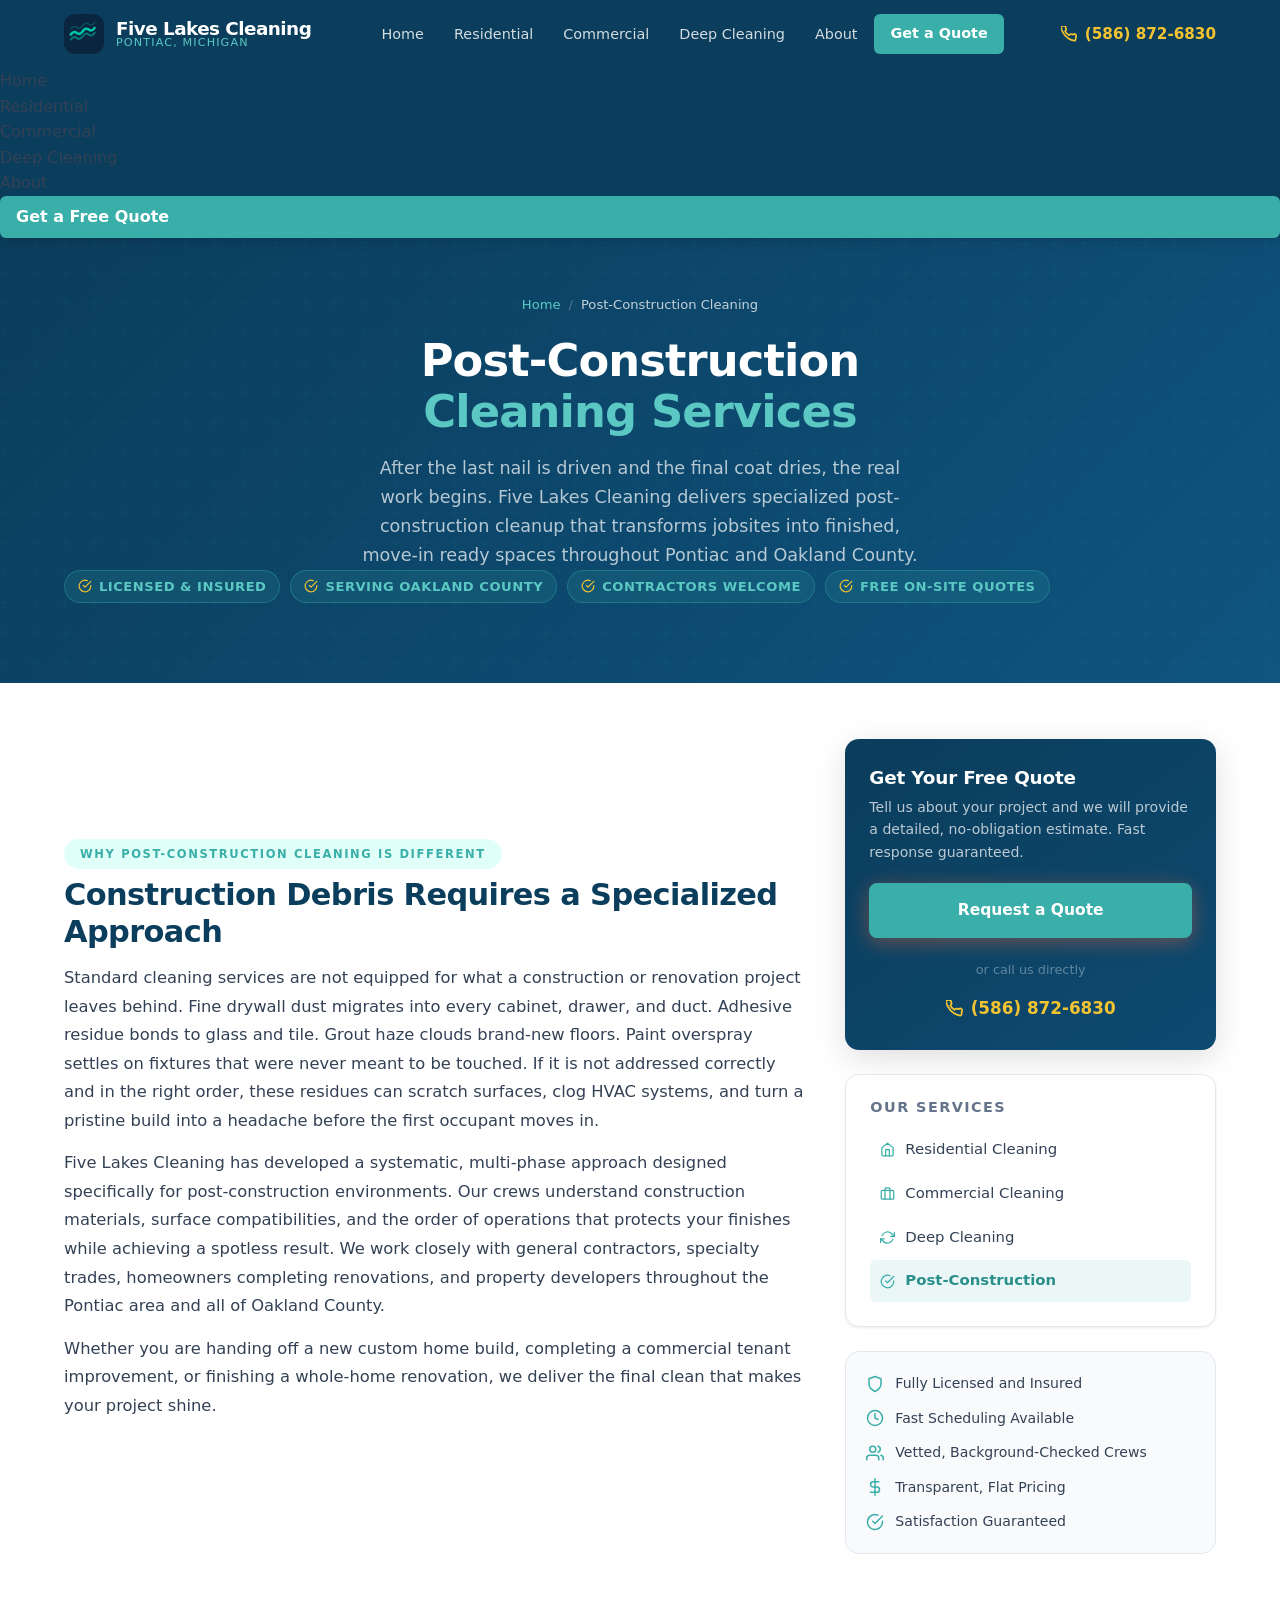
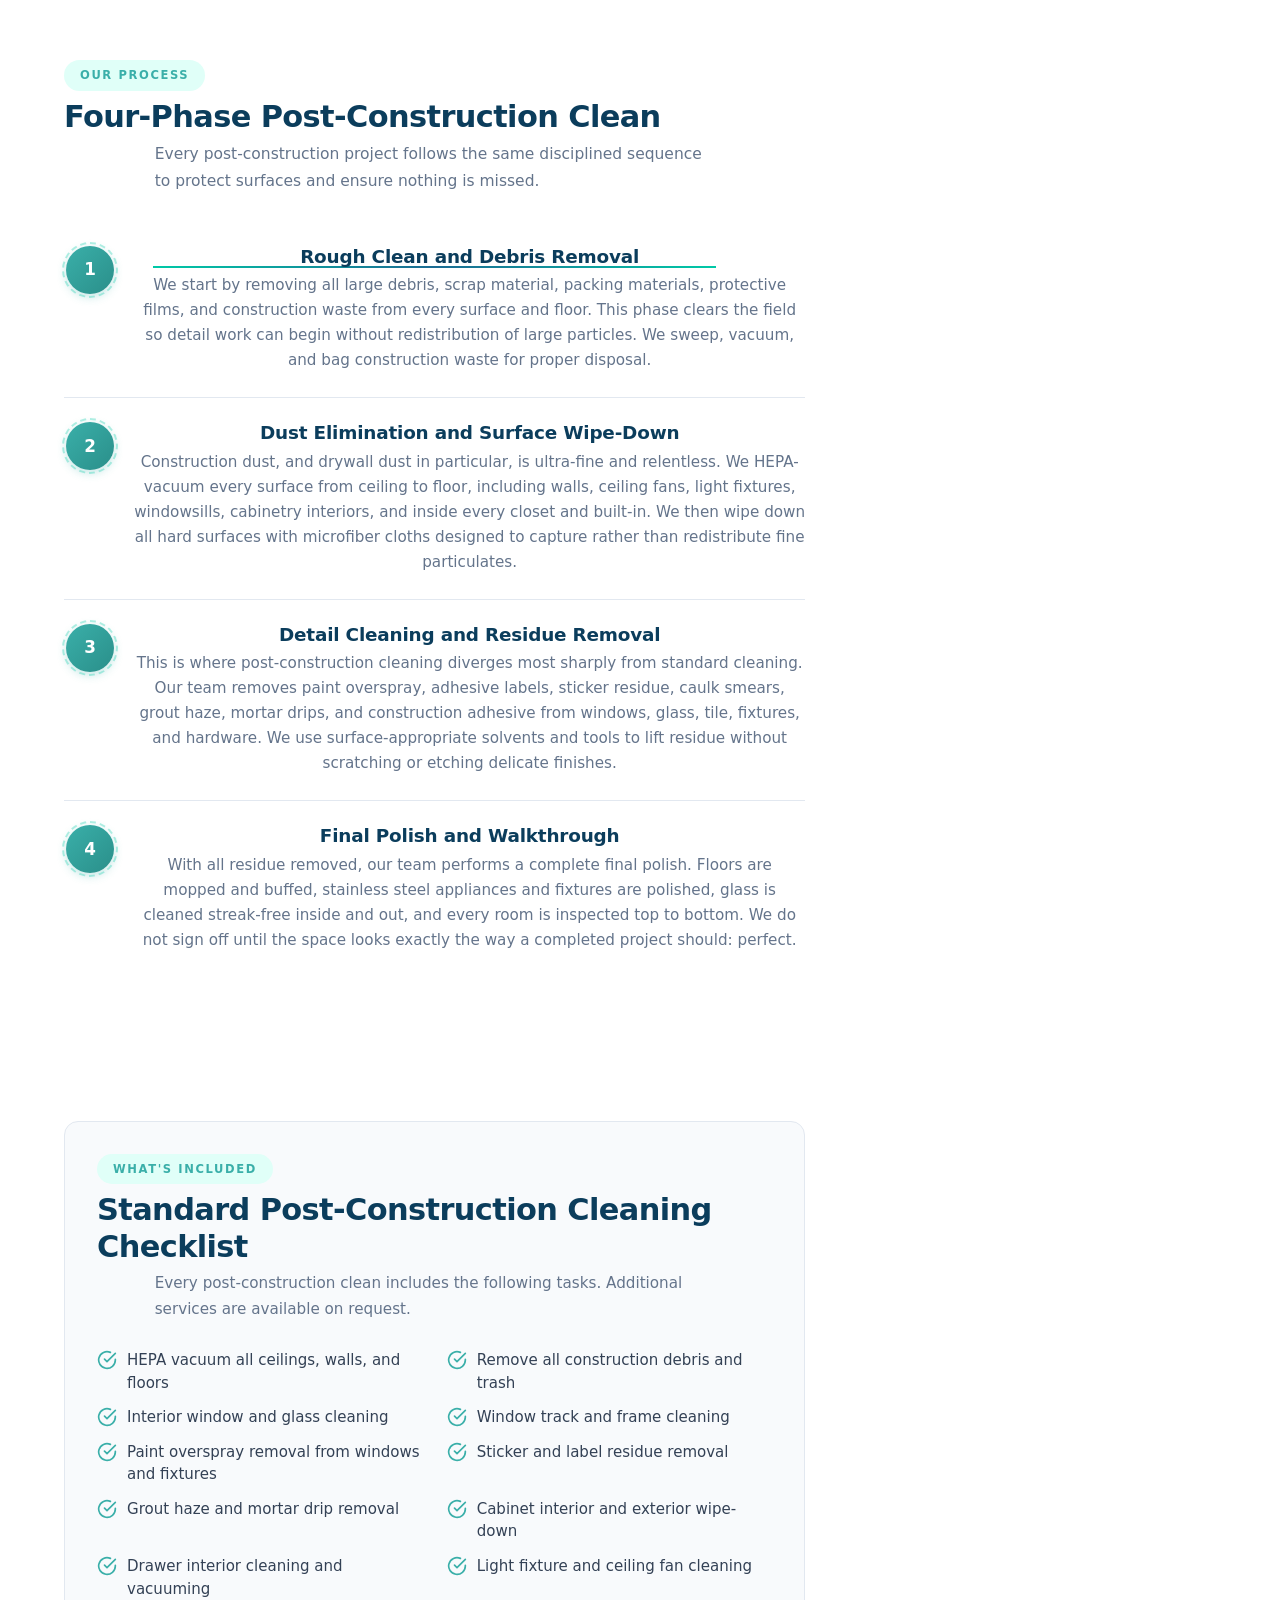
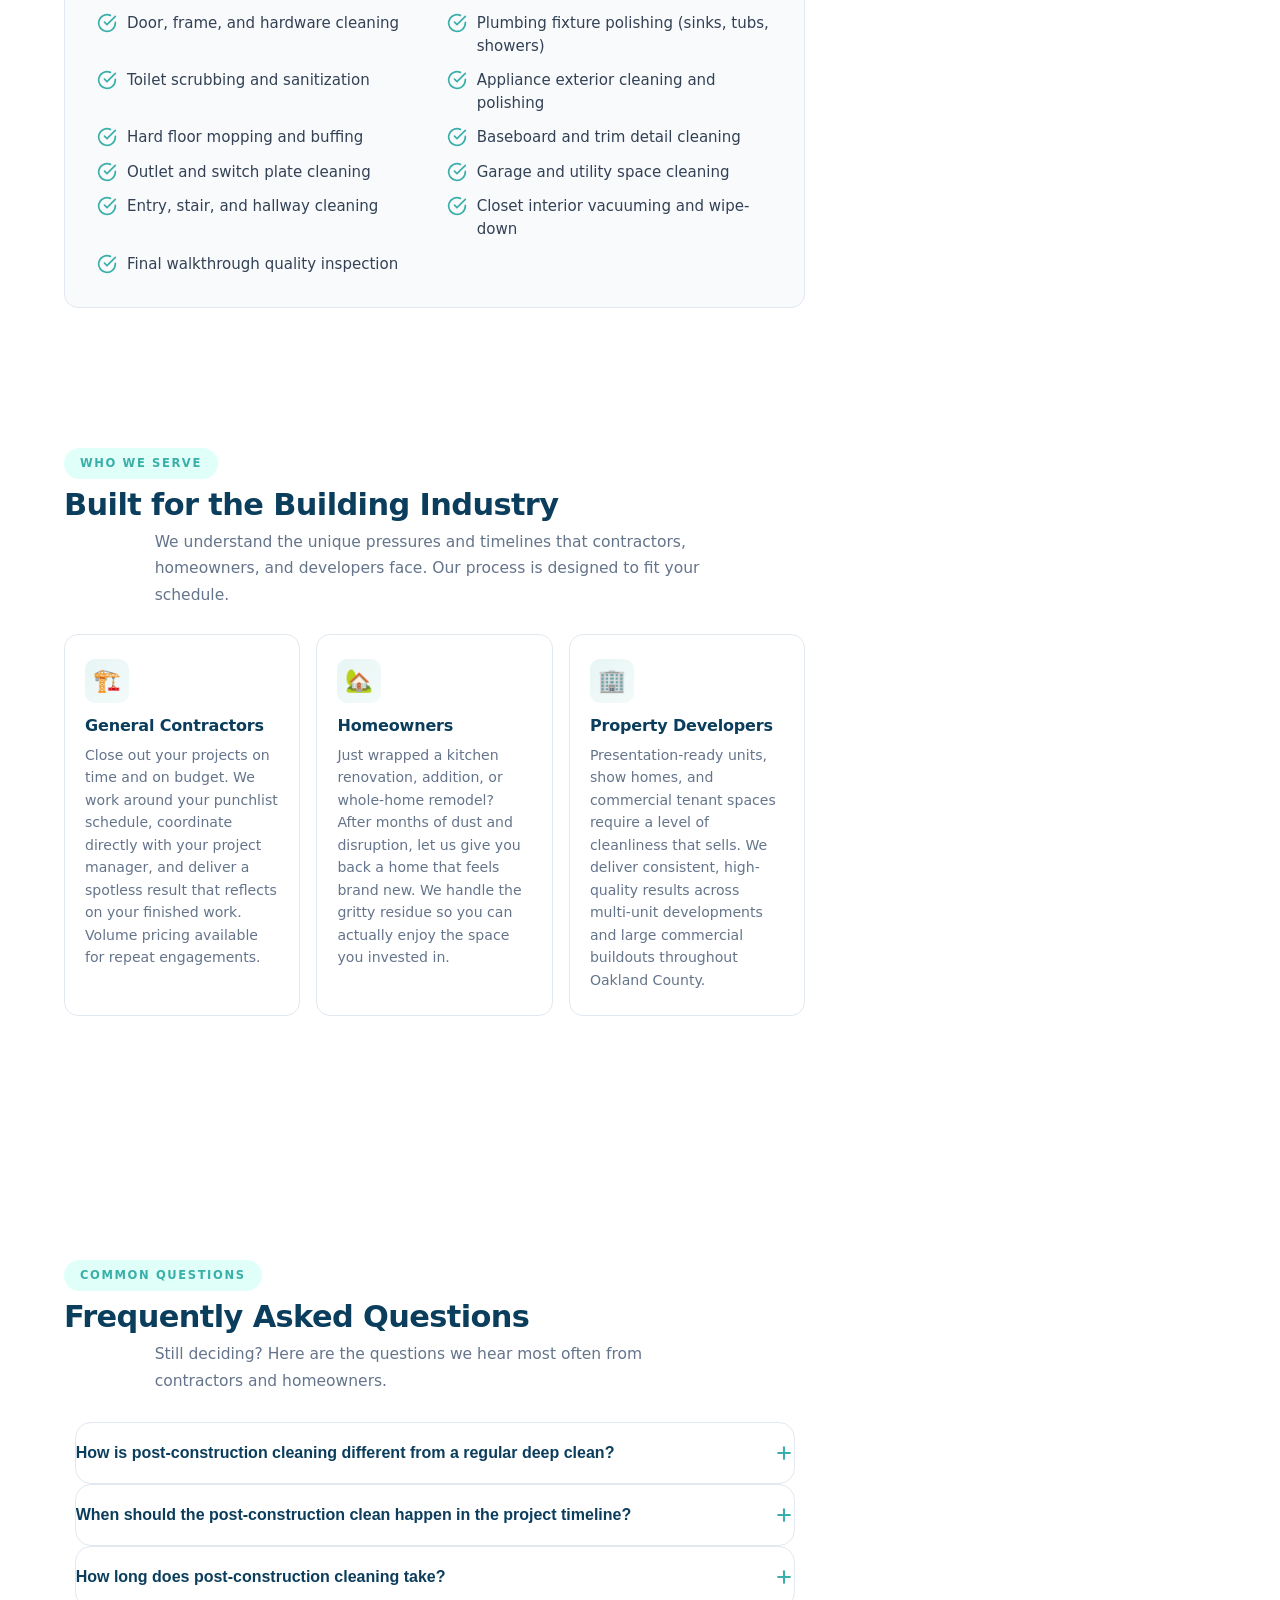
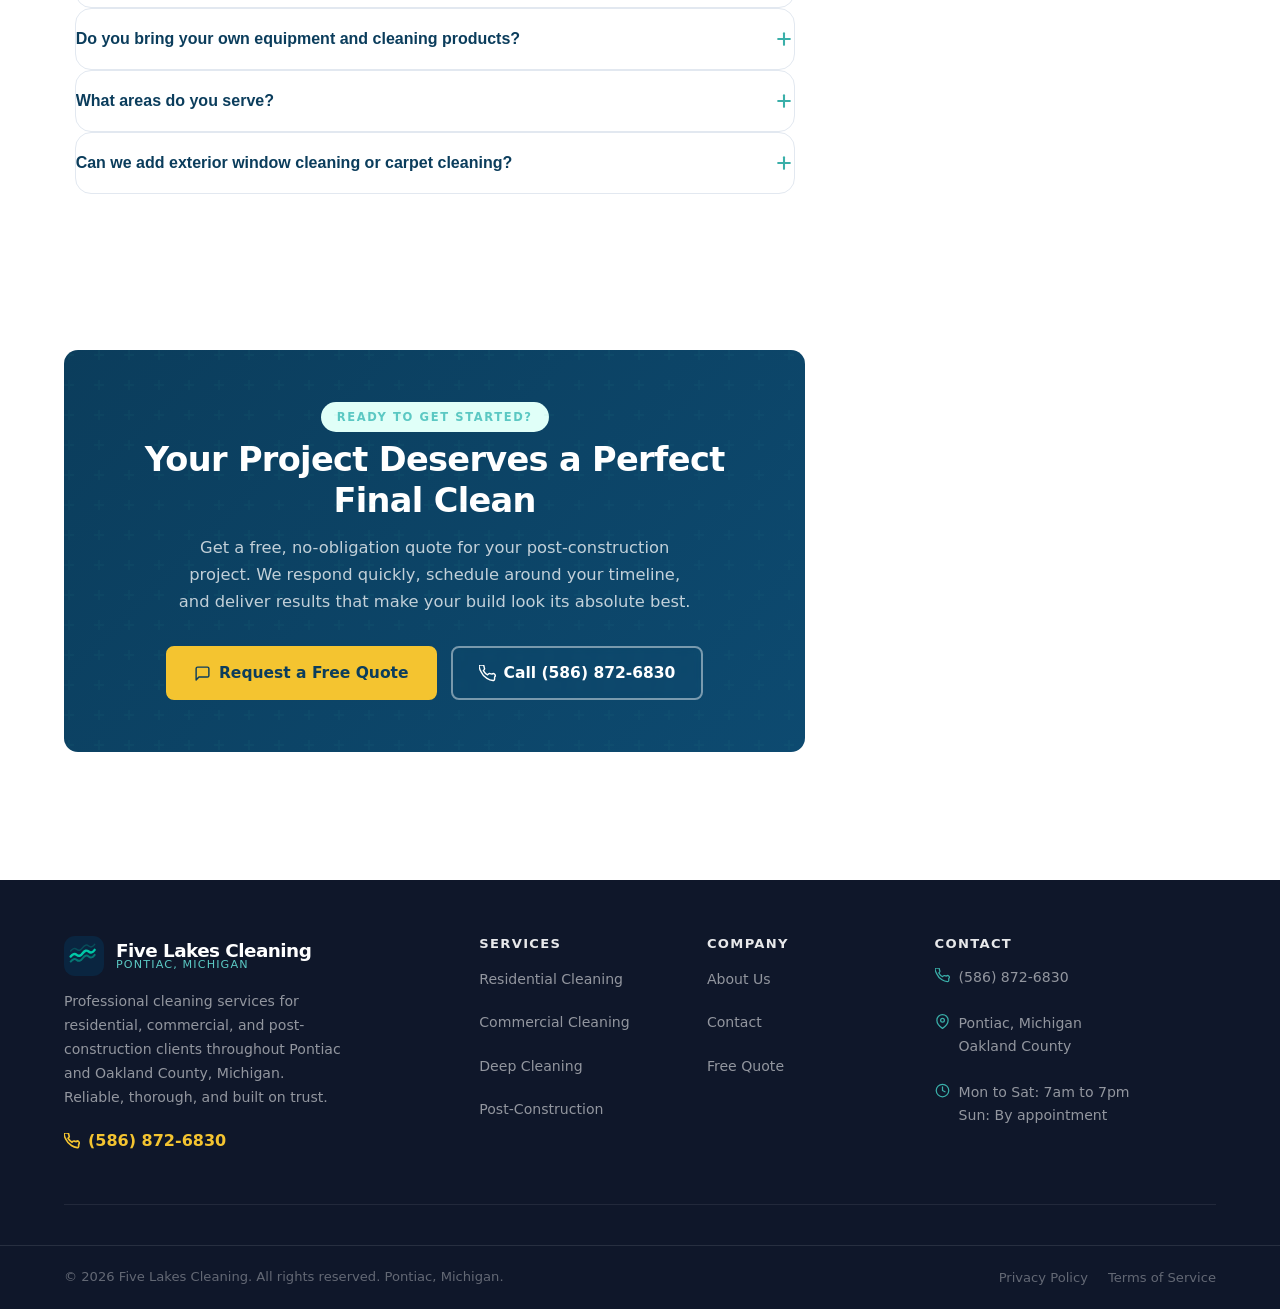
<file: post-construction/index.html>
<!DOCTYPE html>
<html lang="en">
<head>
  <meta charset="UTF-8">
  <meta name="viewport" content="width=device-width, initial-scale=1.0">
  <title>Post-Construction Cleaning Services | Five Lakes Cleaning | Pontiac, MI</title>
  <meta name="description" content="Professional post-construction cleaning in Pontiac, Michigan. Five Lakes Cleaning removes construction dust, debris, and residue so your newly built or renovated space is move-in ready. Serving contractors, homeowners, and developers.">
  <meta name="keywords" content="post-construction cleaning, construction cleanup, new construction cleaning, renovation cleaning, Pontiac Michigan, Oakland County cleaning, builder cleaning service">
  <meta name="robots" content="index, follow">
  <link rel="canonical" href="https://fivelakescleaning.com/post-construction/">

  <!-- Open Graph -->
  <meta property="og:type" content="website">
  <meta property="og:url" content="https://fivelakescleaning.com/post-construction/">
  <meta property="og:title" content="Post-Construction Cleaning Services | Five Lakes Cleaning | Pontiac, MI">
  <meta property="og:description" content="Professional post-construction cleaning in Pontiac, Michigan. We remove construction dust, debris, and residue so your space is move-in ready.">
  <meta property="og:site_name" content="Five Lakes Cleaning">

  <!-- Twitter Card -->
  <meta name="twitter:card" content="summary_large_image">
  <meta name="twitter:title" content="Post-Construction Cleaning | Five Lakes Cleaning">
  <meta name="twitter:description" content="Specialized post-construction cleaning in Pontiac, MI. Serving contractors, homeowners, and developers throughout Oakland County.">

  <!-- Favicon -->
  <link rel="icon" type="image/svg+xml" href="data:image/svg+xml,%3Csvg xmlns='http://www.w3.org/2000/svg' viewBox='0 0 100 100'%3E%3Ctext y='.9em' font-size='90'%3E%F0%9F%8C%8A%3C/text%3E%3C/svg%3E">

  <!-- Structured Data -->
  <script type="application/ld+json">
  {
    "@context": "https://schema.org",
    "@type": "Service",
    "name": "Post-Construction Cleaning",
    "provider": {
      "@type": "LocalBusiness",
      "name": "Five Lakes Cleaning",
      "telephone": "(586) 872-6830",
      "address": {
        "@type": "PostalAddress",
        "addressLocality": "Pontiac",
        "addressRegion": "MI",
        "addressCountry": "US"
      },
      "url": "https://fivelakescleaning.com"
    },
    "areaServed": {
      "@type": "City",
      "name": "Pontiac",
      "containedIn": "Oakland County, Michigan"
    },
    "description": "Professional post-construction cleaning services removing construction dust, debris, and residue from newly built and renovated spaces.",
    "url": "https://fivelakescleaning.com/post-construction/"
  }
  </script>

  <link rel="stylesheet" href="/css/styles.css">
  <style>
    /* ===== DESIGN TOKENS ===== */
    :root {
      --navy: #0B3D5C;
      --teal: #3AAFA9;
      --teal-light: #5BC8C3;
      --teal-dark: #2A8F8A;
      --gold: #F4C430;
      --gold-dark: #D4A820;
      --white: #FFFFFF;
      --gray-50: #F8FAFC;
      --gray-100: #F1F5F9;
      --gray-200: #E2E8F0;
      --gray-300: #CBD5E1;
      --gray-500: #64748B;
      --gray-700: #334155;
      --gray-900: #0F172A;
      --text-body: #334155;
      --text-muted: #64748B;
      --border-radius: 8px;
      --border-radius-lg: 14px;
      --shadow-sm: 0 1px 3px rgba(0,0,0,0.08);
      --shadow-md: 0 4px 16px rgba(0,0,0,0.10);
      --shadow-lg: 0 8px 32px rgba(0,0,0,0.13);
      --transition: 0.2s ease;
      --max-width: 1200px;
    }

    /* ===== RESET ===== */
    *, *::before, *::after { box-sizing: border-box; margin: 0; padding: 0; }
    html { scroll-behavior: smooth; }
    body {
      font-family: 'Segoe UI', system-ui, -apple-system, sans-serif;
      color: var(--text-body);
      background: var(--white);
      line-height: 1.6;
    }
    img { max-width: 100%; display: block; }
    a { color: inherit; text-decoration: none; }
    ul { list-style: none; }

    /* ===== UTILITIES ===== */
    .container {
      max-width: var(--max-width);
      margin: 0 auto;
      padding: 0 24px;
    }
    .sr-only {
      position: absolute; width: 1px; height: 1px;
      padding: 0; margin: -1px; overflow: hidden;
      clip: rect(0,0,0,0); white-space: nowrap; border: 0;
    }

    /* ===== HEADER ===== */
    .site-header {
      background: var(--navy);
      position: sticky;
      top: 0;
      z-index: 100;
      box-shadow: 0 2px 12px rgba(0,0,0,0.18);
    }
    .header-inner {
      display: flex;
      align-items: center;
      justify-content: space-between;
      padding: 14px 24px;
      max-width: var(--max-width);
      margin: 0 auto;
    }
    .site-logo {
      display: flex;
      align-items: center;
      gap: 12px;
      color: var(--white);
      font-weight: 700;
      font-size: 1.15rem;
      letter-spacing: -0.01em;
    }
    .site-logo svg {
      width: 40px;
      height: 40px;
      flex-shrink: 0;
    }
    .logo-text span {
      display: block;
      font-size: 0.7rem;
      font-weight: 400;
      letter-spacing: 0.1em;
      text-transform: uppercase;
      color: var(--teal-light);
      margin-top: -2px;
    }

    /* ===== NAV ===== */
    .main-nav ul {
      display: flex;
      gap: 4px;
      align-items: center;
    }
    .main-nav a {
      color: rgba(255,255,255,0.82);
      font-size: 0.9rem;
      font-weight: 500;
      padding: 7px 13px;
      border-radius: 6px;
      transition: background var(--transition), color var(--transition);
    }
    .main-nav a:hover,
    .main-nav a.active {
      background: rgba(58,175,169,0.18);
      color: var(--teal-light);
    }
    .nav-cta {
      background: var(--teal) !important;
      color: var(--white) !important;
      border-radius: 6px !important;
      padding: 8px 16px !important;
      font-weight: 600 !important;
    }
    .nav-cta:hover {
      background: var(--teal-light) !important;
    }
    .header-phone {
      display: flex;
      align-items: center;
      gap: 8px;
      color: var(--gold);
      font-weight: 600;
      font-size: 0.95rem;
    }
    .header-phone svg {
      width: 16px;
      height: 16px;
    }
    .nav-toggle {
      display: none;
      background: none;
      border: none;
      cursor: pointer;
      padding: 6px;
      color: var(--white);
    }

    /* ===== HERO ===== */
    .page-hero {
      background: linear-gradient(135deg, var(--navy) 0%, #0d4a70 60%, #0f5580 100%);
      padding: 56px 0 52px;
      position: relative;
      overflow: hidden;
    }
    .page-hero::before {
      content: '';
      position: absolute;
      inset: 0;
      background: url("data:image/svg+xml,%3Csvg width='60' height='60' viewBox='0 0 60 60' xmlns='http://www.w3.org/2000/svg'%3E%3Cg fill='none' fill-rule='evenodd'%3E%3Cg fill='%233AAFA9' fill-opacity='0.04'%3E%3Cpath d='M36 34v-4h-2v4h-4v2h4v4h2v-4h4v-2h-4zm0-30V0h-2v4h-4v2h4v4h2V6h4V4h-4zM6 34v-4H4v4H0v2h4v4h2v-4h4v-2H6zM6 4V0H4v4H0v2h4v4h2V6h4V4H6z'/%3E%3C/g%3E%3C/g%3E%3C/svg%3E");
    }
    .hero-content {
      position: relative;
      z-index: 1;
    }
    .breadcrumb {
      display: flex;
      align-items: center;
      gap: 8px;
      font-size: 0.82rem;
      color: rgba(255,255,255,0.55);
      margin-bottom: 20px;
    }
    .breadcrumb a {
      color: var(--teal-light);
      transition: color var(--transition);
    }
    .breadcrumb a:hover { color: var(--white); }
    .breadcrumb-sep { opacity: 0.5; }
    .breadcrumb .current { color: rgba(255,255,255,0.75); }
    .page-hero h1 {
      font-size: clamp(1.9rem, 4vw, 2.8rem);
      font-weight: 800;
      color: var(--white);
      line-height: 1.15;
      letter-spacing: -0.02em;
      margin-bottom: 16px;
    }
    .page-hero h1 em {
      font-style: normal;
      color: var(--teal-light);
    }
    .hero-desc {
      font-size: 1.08rem;
      color: rgba(255,255,255,0.78);
      max-width: 560px;
      margin-bottom: 28px;
      line-height: 1.65;
    }
    .hero-badges {
      display: flex;
      flex-wrap: wrap;
      gap: 10px;
    }
    .hero-badge {
      display: inline-flex;
      align-items: center;
      gap: 7px;
      background: rgba(58,175,169,0.15);
      border: 1px solid rgba(58,175,169,0.35);
      color: var(--teal-light);
      font-size: 0.82rem;
      font-weight: 600;
      padding: 5px 13px;
      border-radius: 20px;
    }
    .hero-badge svg {
      width: 14px;
      height: 14px;
    }

    /* ===== MAIN LAYOUT ===== */
    .page-body {
      padding: 56px 0 72px;
    }
    .content-grid {
      display: grid;
      grid-template-columns: 2fr 1fr;
      gap: 40px;
      align-items: start;
    }

    /* ===== SECTION HEADINGS ===== */
    .section-label {
      display: inline-block;
      font-size: 0.72rem;
      font-weight: 700;
      letter-spacing: 0.14em;
      text-transform: uppercase;
      color: var(--teal);
      margin-bottom: 8px;
    }
    h2 {
      font-size: clamp(1.4rem, 2.5vw, 1.9rem);
      font-weight: 800;
      color: var(--navy);
      letter-spacing: -0.02em;
      line-height: 1.2;
    }
    h3 {
      font-size: 1.15rem;
      font-weight: 700;
      color: var(--navy);
      letter-spacing: -0.01em;
    }

    /* ===== INTRO BLOCK ===== */
    .intro-block {
      margin-bottom: 40px;
    }
    .intro-block h2 {
      margin-bottom: 14px;
    }
    .intro-block p {
      font-size: 1.02rem;
      line-height: 1.75;
      color: var(--text-body);
      margin-bottom: 14px;
    }
    .intro-block p:last-child { margin-bottom: 0; }

    /* ===== PROCESS STEPS ===== */
    .process-section {
      margin-bottom: 44px;
    }
    .process-section h2 {
      margin-bottom: 6px;
    }
    .process-section .section-subtitle {
      color: var(--text-muted);
      margin-bottom: 28px;
      font-size: 0.97rem;
    }
    .process-steps {
      display: flex;
      flex-direction: column;
      gap: 0;
    }
    .process-step {
      display: grid;
      grid-template-columns: 52px 1fr;
      gap: 18px;
      padding: 24px 0;
      border-bottom: 1px solid var(--gray-200);
      position: relative;
    }
    .process-step:last-child { border-bottom: none; }
    .step-number {
      width: 48px;
      height: 48px;
      border-radius: 50%;
      background: linear-gradient(135deg, var(--teal), var(--teal-dark));
      color: var(--white);
      font-weight: 800;
      font-size: 1.05rem;
      display: flex;
      align-items: center;
      justify-content: center;
      flex-shrink: 0;
      box-shadow: 0 3px 10px rgba(58,175,169,0.3);
    }
    .step-content h3 {
      margin-bottom: 6px;
    }
    .step-content p {
      color: var(--text-muted);
      font-size: 0.95rem;
      line-height: 1.65;
    }

    /* ===== CHECKLIST ===== */
    .checklist-section {
      background: var(--gray-50);
      border: 1px solid var(--gray-200);
      border-radius: var(--border-radius-lg);
      padding: 32px;
      margin-bottom: 40px;
    }
    .checklist-section h2 {
      margin-bottom: 6px;
    }
    .checklist-section .section-subtitle {
      color: var(--text-muted);
      font-size: 0.95rem;
      margin-bottom: 26px;
    }
    .checklist-grid {
      display: grid;
      grid-template-columns: 1fr 1fr;
      gap: 12px 24px;
    }
    .checklist-item {
      display: flex;
      align-items: flex-start;
      gap: 10px;
      font-size: 0.94rem;
      line-height: 1.5;
    }
    .check-icon {
      width: 20px;
      height: 20px;
      color: var(--teal);
      flex-shrink: 0;
      margin-top: 1px;
    }

    /* ===== WHO WE SERVE ===== */
    .audience-section {
      margin-bottom: 44px;
    }
    .audience-section h2 {
      margin-bottom: 6px;
    }
    .audience-section .section-subtitle {
      color: var(--text-muted);
      font-size: 0.97rem;
      margin-bottom: 26px;
    }
    .audience-cards {
      display: grid;
      grid-template-columns: 1fr 1fr 1fr;
      gap: 16px;
    }
    .audience-card {
      background: var(--white);
      border: 1px solid var(--gray-200);
      border-radius: var(--border-radius-lg);
      padding: 24px 20px;
      transition: box-shadow var(--transition), border-color var(--transition), transform var(--transition);
    }
    .audience-card:hover {
      box-shadow: var(--shadow-md);
      border-color: var(--teal);
      transform: translateY(-2px);
    }
    .audience-icon {
      width: 44px;
      height: 44px;
      background: linear-gradient(135deg, rgba(58,175,169,0.12), rgba(58,175,169,0.06));
      border-radius: 10px;
      display: flex;
      align-items: center;
      justify-content: center;
      margin-bottom: 14px;
      font-size: 1.4rem;
    }
    .audience-card h3 {
      font-size: 1rem;
      margin-bottom: 8px;
    }
    .audience-card p {
      font-size: 0.88rem;
      color: var(--text-muted);
      line-height: 1.6;
    }

    /* ===== FAQ ===== */
    .faq-section {
      margin-bottom: 56px;
    }
    .faq-section h2 {
      margin-bottom: 6px;
    }
    .faq-section .section-subtitle {
      color: var(--text-muted);
      font-size: 0.97rem;
      margin-bottom: 28px;
    }
    .faq-list {
      display: flex;
      flex-direction: column;
      gap: 0;
    }
    .faq-item {
      border-bottom: 1px solid var(--gray-200);
    }
    .faq-item:first-child {
      border-top: 1px solid var(--gray-200);
    }
    .faq-question {
      width: 100%;
      background: none;
      border: none;
      cursor: pointer;
      display: flex;
      align-items: center;
      justify-content: space-between;
      gap: 16px;
      padding: 20px 0;
      text-align: left;
      font-size: 1rem;
      font-weight: 600;
      color: var(--navy);
      transition: color var(--transition);
    }
    .faq-question:hover { color: var(--teal-dark); }
    .faq-question[aria-expanded="true"] { color: var(--teal-dark); }
    .faq-question svg {
      width: 20px;
      height: 20px;
      flex-shrink: 0;
      color: var(--teal);
      transition: transform 0.25s ease;
    }
    .faq-question[aria-expanded="true"] svg {
      transform: rotate(45deg);
    }
    .faq-answer {
      overflow: hidden;
      max-height: 0;
      transition: max-height 0.3s ease, padding 0.3s ease;
    }
    .faq-answer.open {
      max-height: 400px;
      padding-bottom: 18px;
    }
    .faq-answer p {
      color: var(--text-muted);
      font-size: 0.95rem;
      line-height: 1.7;
    }
    .faq-answer p + p { margin-top: 10px; }

    /* ===== CTA SECTION ===== */
    .cta-section {
      background: linear-gradient(135deg, var(--navy) 0%, #0d4a70 100%);
      border-radius: var(--border-radius-lg);
      padding: 52px 48px;
      text-align: center;
      margin-bottom: 56px;
      position: relative;
      overflow: hidden;
    }
    .cta-section::before {
      content: '';
      position: absolute;
      inset: 0;
      background: url("data:image/svg+xml,%3Csvg width='60' height='60' viewBox='0 0 60 60' xmlns='http://www.w3.org/2000/svg'%3E%3Cg fill='none' fill-rule='evenodd'%3E%3Cg fill='%233AAFA9' fill-opacity='0.05'%3E%3Cpath d='M36 34v-4h-2v4h-4v2h4v4h2v-4h4v-2h-4zm0-30V0h-2v4h-4v2h4v4h2V6h4V4h-4zM6 34v-4H4v4H0v2h4v4h2v-4h4v-2H6zM6 4V0H4v4H0v2h4v4h2V6h4V4H6z'/%3E%3C/g%3E%3C/g%3E%3C/svg%3E");
      pointer-events: none;
    }
    .cta-section .section-label { color: var(--teal-light); }
    .cta-section h2 {
      color: var(--white);
      font-size: clamp(1.5rem, 3vw, 2.1rem);
      margin-bottom: 14px;
    }
    .cta-section p {
      color: rgba(255,255,255,0.75);
      font-size: 1.02rem;
      max-width: 520px;
      margin: 0 auto 30px;
      line-height: 1.65;
    }
    .cta-buttons {
      display: flex;
      flex-wrap: wrap;
      gap: 14px;
      justify-content: center;
    }
    .btn {
      display: inline-flex;
      align-items: center;
      gap: 8px;
      font-size: 0.97rem;
      font-weight: 700;
      padding: 13px 26px;
      border-radius: 8px;
      cursor: pointer;
      border: 2px solid transparent;
      transition: background var(--transition), color var(--transition), border-color var(--transition), transform var(--transition), box-shadow var(--transition);
    }
    .btn:hover { transform: translateY(-1px); }
    .btn-primary {
      background: var(--teal);
      color: var(--white);
      border-color: var(--teal);
    }
    .btn-primary:hover {
      background: var(--teal-light);
      border-color: var(--teal-light);
      box-shadow: 0 6px 20px rgba(58,175,169,0.4);
    }
    .btn-gold {
      background: var(--gold);
      color: var(--navy);
      border-color: var(--gold);
    }
    .btn-gold:hover {
      background: var(--gold-dark);
      border-color: var(--gold-dark);
      box-shadow: 0 6px 20px rgba(244,196,48,0.35);
    }
    .btn-outline-white {
      background: transparent;
      color: var(--white);
      border-color: rgba(255,255,255,0.45);
    }
    .btn-outline-white:hover {
      background: rgba(255,255,255,0.1);
      border-color: var(--white);
    }
    .btn svg {
      width: 17px;
      height: 17px;
    }

    /* ===== SIDEBAR ===== */
    .sidebar {
      position: sticky;
      top: 90px;
      display: flex;
      flex-direction: column;
      gap: 24px;
    }

    /* CTA Card */
    .cta-card {
      background: linear-gradient(145deg, var(--navy), #0d4a70);
      border-radius: var(--border-radius-lg);
      padding: 28px 24px;
      color: var(--white);
      box-shadow: var(--shadow-lg);
    }
    .cta-card h3 {
      color: var(--white);
      font-size: 1.15rem;
      margin-bottom: 8px;
    }
    .cta-card p {
      color: rgba(255,255,255,0.72);
      font-size: 0.88rem;
      line-height: 1.6;
      margin-bottom: 20px;
    }
    .cta-card .btn {
      width: 100%;
      justify-content: center;
      margin-bottom: 10px;
    }
    .cta-card-phone {
      display: flex;
      align-items: center;
      justify-content: center;
      gap: 8px;
      color: var(--gold);
      font-weight: 700;
      font-size: 1.05rem;
      margin-top: 14px;
    }
    .cta-card-phone svg {
      width: 17px;
      height: 17px;
    }
    .cta-card-divider {
      text-align: center;
      color: rgba(255,255,255,0.35);
      font-size: 0.8rem;
      margin: 12px 0 4px;
    }

    /* Service Nav */
    .service-nav-card {
      background: var(--white);
      border: 1px solid var(--gray-200);
      border-radius: var(--border-radius-lg);
      padding: 24px;
      box-shadow: var(--shadow-sm);
    }
    .service-nav-card h3 {
      font-size: 0.9rem;
      text-transform: uppercase;
      letter-spacing: 0.1em;
      color: var(--text-muted);
      margin-bottom: 14px;
    }
    .service-nav-list {
      display: flex;
      flex-direction: column;
      gap: 2px;
    }
    .service-nav-list a {
      display: flex;
      align-items: center;
      gap: 10px;
      padding: 9px 10px;
      border-radius: 6px;
      font-size: 0.93rem;
      font-weight: 500;
      color: var(--text-body);
      transition: background var(--transition), color var(--transition);
    }
    .service-nav-list a:hover {
      background: var(--gray-100);
      color: var(--navy);
    }
    .service-nav-list a.active {
      background: rgba(58,175,169,0.1);
      color: var(--teal-dark);
      font-weight: 600;
    }
    .service-nav-list a svg {
      width: 15px;
      height: 15px;
      color: var(--teal);
      flex-shrink: 0;
    }

    /* Trust Badges */
    .trust-card {
      background: var(--gray-50);
      border: 1px solid var(--gray-200);
      border-radius: var(--border-radius-lg);
      padding: 20px;
    }
    .trust-list {
      display: flex;
      flex-direction: column;
      gap: 12px;
    }
    .trust-item {
      display: flex;
      align-items: center;
      gap: 11px;
      font-size: 0.88rem;
      font-weight: 500;
      color: var(--gray-700);
    }
    .trust-item svg {
      width: 18px;
      height: 18px;
      color: var(--teal);
      flex-shrink: 0;
    }

    /* ===== FOOTER ===== */
    .site-footer {
      background: var(--gray-900);
      color: rgba(255,255,255,0.72);
    }
    .footer-main {
      padding: 56px 0 40px;
    }
    .footer-grid {
      display: grid;
      grid-template-columns: 2fr 1fr 1fr 1.5fr;
      gap: 40px;
    }
    .footer-brand .site-logo {
      margin-bottom: 14px;
    }
    .footer-brand p {
      font-size: 0.88rem;
      line-height: 1.7;
      color: rgba(255,255,255,0.55);
      margin-bottom: 18px;
    }
    .footer-phone {
      display: inline-flex;
      align-items: center;
      gap: 8px;
      color: var(--gold);
      font-weight: 700;
      font-size: 1rem;
    }
    .footer-phone svg {
      width: 16px;
      height: 16px;
    }
    .footer-col h4 {
      font-size: 0.82rem;
      font-weight: 700;
      letter-spacing: 0.1em;
      text-transform: uppercase;
      color: rgba(255,255,255,0.9);
      margin-bottom: 14px;
    }
    .footer-links {
      display: flex;
      flex-direction: column;
      gap: 8px;
    }
    .footer-links a {
      font-size: 0.88rem;
      color: rgba(255,255,255,0.55);
      transition: color var(--transition);
    }
    .footer-links a:hover { color: var(--teal-light); }
    .footer-contact-info {
      display: flex;
      flex-direction: column;
      gap: 10px;
    }
    .footer-contact-item {
      display: flex;
      align-items: flex-start;
      gap: 9px;
      font-size: 0.88rem;
      color: rgba(255,255,255,0.55);
    }
    .footer-contact-item svg {
      width: 15px;
      height: 15px;
      color: var(--teal);
      flex-shrink: 0;
      margin-top: 2px;
    }
    .footer-bottom {
      border-top: 1px solid rgba(255,255,255,0.1);
      padding: 20px 0;
    }
    .footer-bottom-inner {
      display: flex;
      align-items: center;
      justify-content: space-between;
      gap: 16px;
    }
    .footer-bottom p {
      font-size: 0.82rem;
      color: rgba(255,255,255,0.35);
    }
    .footer-bottom-links {
      display: flex;
      gap: 20px;
    }
    .footer-bottom-links a {
      font-size: 0.82rem;
      color: rgba(255,255,255,0.35);
      transition: color var(--transition);
    }
    .footer-bottom-links a:hover { color: rgba(255,255,255,0.65); }

    /* ===== RESPONSIVE ===== */
    @media (max-width: 1024px) {
      .content-grid {
        grid-template-columns: 1fr;
      }
      .sidebar {
        position: static;
        display: grid;
        grid-template-columns: 1fr 1fr;
        gap: 20px;
      }
      .service-nav-card { display: none; }
      .audience-cards {
        grid-template-columns: 1fr 1fr 1fr;
      }
      .footer-grid {
        grid-template-columns: 1fr 1fr;
        gap: 32px;
      }
      .footer-brand { grid-column: 1 / -1; }
    }
    @media (max-width: 768px) {
      .main-nav { display: none; }
      .header-phone { display: none; }
      .nav-toggle { display: flex; }
      .mobile-nav {
        display: none;
        position: absolute;
        top: 100%;
        left: 0;
        right: 0;
        background: var(--navy);
        border-top: 1px solid rgba(255,255,255,0.1);
        padding: 16px 24px;
        box-shadow: 0 8px 24px rgba(0,0,0,0.25);
      }
      .mobile-nav.open { display: block; }
      .mobile-nav ul {
        display: flex;
        flex-direction: column;
        gap: 2px;
      }
      .mobile-nav a {
        display: block;
        color: rgba(255,255,255,0.8);
        font-size: 0.95rem;
        font-weight: 500;
        padding: 11px 14px;
        border-radius: 6px;
        transition: background var(--transition);
      }
      .mobile-nav a:hover { background: rgba(58,175,169,0.15); color: var(--teal-light); }
      .mobile-nav .nav-cta {
        background: var(--teal) !important;
        color: var(--white) !important;
        text-align: center;
        margin-top: 8px;
      }
      .checklist-grid { grid-template-columns: 1fr; }
      .audience-cards { grid-template-columns: 1fr; }
      .sidebar { grid-template-columns: 1fr; }
      .cta-section { padding: 40px 24px; }
      .footer-grid { grid-template-columns: 1fr; gap: 28px; }
      .footer-bottom-inner { flex-direction: column; gap: 10px; text-align: center; }
      .site-header { position: relative; }
    }
    @media (max-width: 480px) {
      .hero-badges { gap: 7px; }
      .hero-badge { font-size: 0.78rem; }
      .cta-buttons { flex-direction: column; align-items: stretch; }
      .cta-buttons .btn { justify-content: center; }
      .process-step { grid-template-columns: 44px 1fr; gap: 14px; }
      .step-number { width: 40px; height: 40px; font-size: 0.95rem; }
    }
  </style>
</head>
<body>

  <!-- ===== HEADER ===== -->
  <header class="site-header">
    <div class="header-inner">
      <a href="/" class="site-logo" aria-label="Five Lakes Cleaning - Home">
        <svg viewBox="0 0 36 36" fill="none" xmlns="http://www.w3.org/2000/svg" aria-hidden="true">
          <rect width="36" height="36" rx="10" fill="#0A2540"/>
          <path d="M6 18.5c1.8-2.2 3.6-3 5.4-1.5s3.6 1 5.4-1.5 3.6-3 5.4-1.5 3.6 1 5.4-1.5" stroke="#00C9A7" stroke-width="2.2" stroke-linecap="round" fill="none"/>
          <path d="M6 23c1.8-2.2 3.6-3 5.4-1.5s3.6 1 5.4-1.5 3.6-3 5.4-1.5 3.6 1 5.4-1.5" stroke="#00C9A7" stroke-width="1.8" stroke-linecap="round" fill="none" opacity="0.5"/><path d="M6 13.5c1.8-2.2 3.6-3 5.4-1.5s3.6 1 5.4-1.5 3.6-3 5.4-1.5 3.6 1 5.4-1.5" stroke="#00C9A7" stroke-width="1.4" stroke-linecap="round" fill="none" opacity="0.25"/>
          
        </svg>
        <div class="logo-text">
          Five Lakes Cleaning
          <span>Pontiac, Michigan</span>
        </div>
      </a>

      <nav class="main-nav" aria-label="Main navigation">
        <ul>
          <li><a href="/">Home</a></li>
          <li><a href="/residential/">Residential</a></li>
          <li><a href="/commercial/">Commercial</a></li>
          <li><a href="/deep-cleaning/">Deep Cleaning</a></li>
          <li><a href="/about/">About</a></li>
          <li><a href="/contact/" class="nav-cta">Get a Quote</a></li>
        </ul>
      </nav>

      <a href="tel:+15868726830" class="header-phone" aria-label="Call us at (586) 872-6830">
        <svg xmlns="http://www.w3.org/2000/svg" viewBox="0 0 24 24" fill="none" stroke="currentColor" stroke-width="2.5" stroke-linecap="round" stroke-linejoin="round" aria-hidden="true"><path d="M22 16.92v3a2 2 0 01-2.18 2 19.79 19.79 0 01-8.63-3.07A19.5 19.5 0 013.07 9.8 19.79 19.79 0 01.01 1.17 2 2 0 012 0h3a2 2 0 012 1.72c.127.96.361 1.903.7 2.81a2 2 0 01-.45 2.11L6.09 7.91a16 16 0 006 6l1.27-1.27a2 2 0 012.11-.45c.907.339 1.85.573 2.81.7A2 2 0 0122 16.92z"/></svg>
        (586) 872-6830
      </a>

      <button class="nav-toggle" aria-label="Open menu" aria-expanded="false" aria-controls="mobile-nav">
        <svg xmlns="http://www.w3.org/2000/svg" width="24" height="24" viewBox="0 0 24 24" fill="none" stroke="currentColor" stroke-width="2.2" stroke-linecap="round"><line x1="3" y1="6" x2="21" y2="6"/><line x1="3" y1="12" x2="21" y2="12"/><line x1="3" y1="18" x2="21" y2="18"/></svg>
      </button>
    </div>

    <nav class="mobile-nav" id="mobile-nav" aria-label="Mobile navigation">
      <ul>
        <li><a href="/">Home</a></li>
        <li><a href="/residential/">Residential</a></li>
        <li><a href="/commercial/">Commercial</a></li>
        <li><a href="/deep-cleaning/">Deep Cleaning</a></li>
        <li><a href="/about/">About</a></li>
        <li><a href="/contact/" class="nav-cta">Get a Free Quote</a></li>
      </ul>
    </nav>
  </header>

  <!-- ===== HERO ===== -->
  <section class="page-hero" aria-labelledby="page-title">
      <div class="page-hero-video">
        <video autoplay muted loop playsinline preload="auto">
          <source src="https://videos.pexels.com/video-files/4145215/4145215-hd_1920_1080_25fps.mp4" type="video/mp4">
        </video>
      </div>
    <div class="container">
      <div class="hero-content">
        <nav class="breadcrumb" aria-label="Breadcrumb">
          <a href="/">Home</a>
          <span class="breadcrumb-sep" aria-hidden="true">/</span>
          <span class="current" aria-current="page">Post-Construction Cleaning</span>
        </nav>
        <h1 id="page-title">Post-Construction<br><em>Cleaning Services</em></h1>
        <p class="hero-desc">After the last nail is driven and the final coat dries, the real work begins. Five Lakes Cleaning delivers specialized post-construction cleanup that transforms jobsites into finished, move-in ready spaces throughout Pontiac and Oakland County.</p>
        <div class="hero-badges">
          <span class="hero-badge">
            <svg xmlns="http://www.w3.org/2000/svg" viewBox="0 0 24 24" fill="none" stroke="currentColor" stroke-width="2" stroke-linecap="round" stroke-linejoin="round" aria-hidden="true"><path d="M22 11.08V12a10 10 0 11-5.93-9.14"/><polyline points="22 4 12 14.01 9 11.01"/></svg>
            Licensed &amp; Insured
          </span>
          <span class="hero-badge">
            <svg xmlns="http://www.w3.org/2000/svg" viewBox="0 0 24 24" fill="none" stroke="currentColor" stroke-width="2" stroke-linecap="round" stroke-linejoin="round" aria-hidden="true"><path d="M22 11.08V12a10 10 0 11-5.93-9.14"/><polyline points="22 4 12 14.01 9 11.01"/></svg>
            Serving Oakland County
          </span>
          <span class="hero-badge">
            <svg xmlns="http://www.w3.org/2000/svg" viewBox="0 0 24 24" fill="none" stroke="currentColor" stroke-width="2" stroke-linecap="round" stroke-linejoin="round" aria-hidden="true"><path d="M22 11.08V12a10 10 0 11-5.93-9.14"/><polyline points="22 4 12 14.01 9 11.01"/></svg>
            Contractors Welcome
          </span>
          <span class="hero-badge">
            <svg xmlns="http://www.w3.org/2000/svg" viewBox="0 0 24 24" fill="none" stroke="currentColor" stroke-width="2" stroke-linecap="round" stroke-linejoin="round" aria-hidden="true"><path d="M22 11.08V12a10 10 0 11-5.93-9.14"/><polyline points="22 4 12 14.01 9 11.01"/></svg>
            Free On-Site Quotes
          </span>
        </div>
      </div>
    </div>
  </section>

  <!-- ===== PAGE BODY ===== -->
  <main class="page-body">
    <div class="container">
      <div class="content-grid">

        <!-- ===== MAIN CONTENT ===== -->
        <div class="main-content">

          <!-- Intro -->
          <section class="intro-block" aria-labelledby="intro-heading">
            <span class="section-label">Why Post-Construction Cleaning is Different</span>
            <h2 id="intro-heading">Construction Debris Requires a Specialized Approach</h2>
            <p>Standard cleaning services are not equipped for what a construction or renovation project leaves behind. Fine drywall dust migrates into every cabinet, drawer, and duct. Adhesive residue bonds to glass and tile. Grout haze clouds brand-new floors. Paint overspray settles on fixtures that were never meant to be touched. If it is not addressed correctly and in the right order, these residues can scratch surfaces, clog HVAC systems, and turn a pristine build into a headache before the first occupant moves in.</p>
            <p>Five Lakes Cleaning has developed a systematic, multi-phase approach designed specifically for post-construction environments. Our crews understand construction materials, surface compatibilities, and the order of operations that protects your finishes while achieving a spotless result. We work closely with general contractors, specialty trades, homeowners completing renovations, and property developers throughout the Pontiac area and all of Oakland County.</p>
            <p>Whether you are handing off a new custom home build, completing a commercial tenant improvement, or finishing a whole-home renovation, we deliver the final clean that makes your project shine.</p>
          </section>

          <!-- Process -->
          <section class="process-section" aria-labelledby="process-heading">
            <span class="section-label">Our Process</span>
            <h2 id="process-heading">Four-Phase Post-Construction Clean</h2>
            <p class="section-subtitle">Every post-construction project follows the same disciplined sequence to protect surfaces and ensure nothing is missed.</p>

            <div class="process-steps">
              <div class="process-step">
                <div class="step-number" aria-hidden="true">1</div>
                <div class="step-content">
                  <h3>Rough Clean and Debris Removal</h3>
                  <p>We start by removing all large debris, scrap material, packing materials, protective films, and construction waste from every surface and floor. This phase clears the field so detail work can begin without redistribution of large particles. We sweep, vacuum, and bag construction waste for proper disposal.</p>
                </div>
              </div>

              <div class="process-step">
                <div class="step-number" aria-hidden="true">2</div>
                <div class="step-content">
                  <h3>Dust Elimination and Surface Wipe-Down</h3>
                  <p>Construction dust, and drywall dust in particular, is ultra-fine and relentless. We HEPA-vacuum every surface from ceiling to floor, including walls, ceiling fans, light fixtures, windowsills, cabinetry interiors, and inside every closet and built-in. We then wipe down all hard surfaces with microfiber cloths designed to capture rather than redistribute fine particulates.</p>
                </div>
              </div>

              <div class="process-step">
                <div class="step-number" aria-hidden="true">3</div>
                <div class="step-content">
                  <h3>Detail Cleaning and Residue Removal</h3>
                  <p>This is where post-construction cleaning diverges most sharply from standard cleaning. Our team removes paint overspray, adhesive labels, sticker residue, caulk smears, grout haze, mortar drips, and construction adhesive from windows, glass, tile, fixtures, and hardware. We use surface-appropriate solvents and tools to lift residue without scratching or etching delicate finishes.</p>
                </div>
              </div>

              <div class="process-step">
                <div class="step-number" aria-hidden="true">4</div>
                <div class="step-content">
                  <h3>Final Polish and Walkthrough</h3>
                  <p>With all residue removed, our team performs a complete final polish. Floors are mopped and buffed, stainless steel appliances and fixtures are polished, glass is cleaned streak-free inside and out, and every room is inspected top to bottom. We do not sign off until the space looks exactly the way a completed project should: perfect.</p>
                </div>
              </div>
            </div>
          </section>

          <!-- Checklist -->
          <section class="checklist-section" aria-labelledby="checklist-heading">
            <span class="section-label">What's Included</span>
            <h2 id="checklist-heading">Standard Post-Construction Cleaning Checklist</h2>
            <p class="section-subtitle">Every post-construction clean includes the following tasks. Additional services are available on request.</p>
            <ul class="checklist-grid" role="list">
              <li class="checklist-item">
                <svg class="check-icon" xmlns="http://www.w3.org/2000/svg" viewBox="0 0 24 24" fill="none" stroke="currentColor" stroke-width="2" stroke-linecap="round" stroke-linejoin="round" aria-hidden="true"><path d="M22 11.08V12a10 10 0 11-5.93-9.14"/><polyline points="22 4 12 14.01 9 11.01"/></svg>
                <span>HEPA vacuum all ceilings, walls, and floors</span>
              </li>
              <li class="checklist-item">
                <svg class="check-icon" xmlns="http://www.w3.org/2000/svg" viewBox="0 0 24 24" fill="none" stroke="currentColor" stroke-width="2" stroke-linecap="round" stroke-linejoin="round" aria-hidden="true"><path d="M22 11.08V12a10 10 0 11-5.93-9.14"/><polyline points="22 4 12 14.01 9 11.01"/></svg>
                <span>Remove all construction debris and trash</span>
              </li>
              <li class="checklist-item">
                <svg class="check-icon" xmlns="http://www.w3.org/2000/svg" viewBox="0 0 24 24" fill="none" stroke="currentColor" stroke-width="2" stroke-linecap="round" stroke-linejoin="round" aria-hidden="true"><path d="M22 11.08V12a10 10 0 11-5.93-9.14"/><polyline points="22 4 12 14.01 9 11.01"/></svg>
                <span>Interior window and glass cleaning</span>
              </li>
              <li class="checklist-item">
                <svg class="check-icon" xmlns="http://www.w3.org/2000/svg" viewBox="0 0 24 24" fill="none" stroke="currentColor" stroke-width="2" stroke-linecap="round" stroke-linejoin="round" aria-hidden="true"><path d="M22 11.08V12a10 10 0 11-5.93-9.14"/><polyline points="22 4 12 14.01 9 11.01"/></svg>
                <span>Window track and frame cleaning</span>
              </li>
              <li class="checklist-item">
                <svg class="check-icon" xmlns="http://www.w3.org/2000/svg" viewBox="0 0 24 24" fill="none" stroke="currentColor" stroke-width="2" stroke-linecap="round" stroke-linejoin="round" aria-hidden="true"><path d="M22 11.08V12a10 10 0 11-5.93-9.14"/><polyline points="22 4 12 14.01 9 11.01"/></svg>
                <span>Paint overspray removal from windows and fixtures</span>
              </li>
              <li class="checklist-item">
                <svg class="check-icon" xmlns="http://www.w3.org/2000/svg" viewBox="0 0 24 24" fill="none" stroke="currentColor" stroke-width="2" stroke-linecap="round" stroke-linejoin="round" aria-hidden="true"><path d="M22 11.08V12a10 10 0 11-5.93-9.14"/><polyline points="22 4 12 14.01 9 11.01"/></svg>
                <span>Sticker and label residue removal</span>
              </li>
              <li class="checklist-item">
                <svg class="check-icon" xmlns="http://www.w3.org/2000/svg" viewBox="0 0 24 24" fill="none" stroke="currentColor" stroke-width="2" stroke-linecap="round" stroke-linejoin="round" aria-hidden="true"><path d="M22 11.08V12a10 10 0 11-5.93-9.14"/><polyline points="22 4 12 14.01 9 11.01"/></svg>
                <span>Grout haze and mortar drip removal</span>
              </li>
              <li class="checklist-item">
                <svg class="check-icon" xmlns="http://www.w3.org/2000/svg" viewBox="0 0 24 24" fill="none" stroke="currentColor" stroke-width="2" stroke-linecap="round" stroke-linejoin="round" aria-hidden="true"><path d="M22 11.08V12a10 10 0 11-5.93-9.14"/><polyline points="22 4 12 14.01 9 11.01"/></svg>
                <span>Cabinet interior and exterior wipe-down</span>
              </li>
              <li class="checklist-item">
                <svg class="check-icon" xmlns="http://www.w3.org/2000/svg" viewBox="0 0 24 24" fill="none" stroke="currentColor" stroke-width="2" stroke-linecap="round" stroke-linejoin="round" aria-hidden="true"><path d="M22 11.08V12a10 10 0 11-5.93-9.14"/><polyline points="22 4 12 14.01 9 11.01"/></svg>
                <span>Drawer interior cleaning and vacuuming</span>
              </li>
              <li class="checklist-item">
                <svg class="check-icon" xmlns="http://www.w3.org/2000/svg" viewBox="0 0 24 24" fill="none" stroke="currentColor" stroke-width="2" stroke-linecap="round" stroke-linejoin="round" aria-hidden="true"><path d="M22 11.08V12a10 10 0 11-5.93-9.14"/><polyline points="22 4 12 14.01 9 11.01"/></svg>
                <span>Light fixture and ceiling fan cleaning</span>
              </li>
              <li class="checklist-item">
                <svg class="check-icon" xmlns="http://www.w3.org/2000/svg" viewBox="0 0 24 24" fill="none" stroke="currentColor" stroke-width="2" stroke-linecap="round" stroke-linejoin="round" aria-hidden="true"><path d="M22 11.08V12a10 10 0 11-5.93-9.14"/><polyline points="22 4 12 14.01 9 11.01"/></svg>
                <span>Door, frame, and hardware cleaning</span>
              </li>
              <li class="checklist-item">
                <svg class="check-icon" xmlns="http://www.w3.org/2000/svg" viewBox="0 0 24 24" fill="none" stroke="currentColor" stroke-width="2" stroke-linecap="round" stroke-linejoin="round" aria-hidden="true"><path d="M22 11.08V12a10 10 0 11-5.93-9.14"/><polyline points="22 4 12 14.01 9 11.01"/></svg>
                <span>Plumbing fixture polishing (sinks, tubs, showers)</span>
              </li>
              <li class="checklist-item">
                <svg class="check-icon" xmlns="http://www.w3.org/2000/svg" viewBox="0 0 24 24" fill="none" stroke="currentColor" stroke-width="2" stroke-linecap="round" stroke-linejoin="round" aria-hidden="true"><path d="M22 11.08V12a10 10 0 11-5.93-9.14"/><polyline points="22 4 12 14.01 9 11.01"/></svg>
                <span>Toilet scrubbing and sanitization</span>
              </li>
              <li class="checklist-item">
                <svg class="check-icon" xmlns="http://www.w3.org/2000/svg" viewBox="0 0 24 24" fill="none" stroke="currentColor" stroke-width="2" stroke-linecap="round" stroke-linejoin="round" aria-hidden="true"><path d="M22 11.08V12a10 10 0 11-5.93-9.14"/><polyline points="22 4 12 14.01 9 11.01"/></svg>
                <span>Appliance exterior cleaning and polishing</span>
              </li>
              <li class="checklist-item">
                <svg class="check-icon" xmlns="http://www.w3.org/2000/svg" viewBox="0 0 24 24" fill="none" stroke="currentColor" stroke-width="2" stroke-linecap="round" stroke-linejoin="round" aria-hidden="true"><path d="M22 11.08V12a10 10 0 11-5.93-9.14"/><polyline points="22 4 12 14.01 9 11.01"/></svg>
                <span>Hard floor mopping and buffing</span>
              </li>
              <li class="checklist-item">
                <svg class="check-icon" xmlns="http://www.w3.org/2000/svg" viewBox="0 0 24 24" fill="none" stroke="currentColor" stroke-width="2" stroke-linecap="round" stroke-linejoin="round" aria-hidden="true"><path d="M22 11.08V12a10 10 0 11-5.93-9.14"/><polyline points="22 4 12 14.01 9 11.01"/></svg>
                <span>Baseboard and trim detail cleaning</span>
              </li>
              <li class="checklist-item">
                <svg class="check-icon" xmlns="http://www.w3.org/2000/svg" viewBox="0 0 24 24" fill="none" stroke="currentColor" stroke-width="2" stroke-linecap="round" stroke-linejoin="round" aria-hidden="true"><path d="M22 11.08V12a10 10 0 11-5.93-9.14"/><polyline points="22 4 12 14.01 9 11.01"/></svg>
                <span>Outlet and switch plate cleaning</span>
              </li>
              <li class="checklist-item">
                <svg class="check-icon" xmlns="http://www.w3.org/2000/svg" viewBox="0 0 24 24" fill="none" stroke="currentColor" stroke-width="2" stroke-linecap="round" stroke-linejoin="round" aria-hidden="true"><path d="M22 11.08V12a10 10 0 11-5.93-9.14"/><polyline points="22 4 12 14.01 9 11.01"/></svg>
                <span>Garage and utility space cleaning</span>
              </li>
              <li class="checklist-item">
                <svg class="check-icon" xmlns="http://www.w3.org/2000/svg" viewBox="0 0 24 24" fill="none" stroke="currentColor" stroke-width="2" stroke-linecap="round" stroke-linejoin="round" aria-hidden="true"><path d="M22 11.08V12a10 10 0 11-5.93-9.14"/><polyline points="22 4 12 14.01 9 11.01"/></svg>
                <span>Entry, stair, and hallway cleaning</span>
              </li>
              <li class="checklist-item">
                <svg class="check-icon" xmlns="http://www.w3.org/2000/svg" viewBox="0 0 24 24" fill="none" stroke="currentColor" stroke-width="2" stroke-linecap="round" stroke-linejoin="round" aria-hidden="true"><path d="M22 11.08V12a10 10 0 11-5.93-9.14"/><polyline points="22 4 12 14.01 9 11.01"/></svg>
                <span>Closet interior vacuuming and wipe-down</span>
              </li>
              <li class="checklist-item">
                <svg class="check-icon" xmlns="http://www.w3.org/2000/svg" viewBox="0 0 24 24" fill="none" stroke="currentColor" stroke-width="2" stroke-linecap="round" stroke-linejoin="round" aria-hidden="true"><path d="M22 11.08V12a10 10 0 11-5.93-9.14"/><polyline points="22 4 12 14.01 9 11.01"/></svg>
                <span>Final walkthrough quality inspection</span>
              </li>
            </ul>
          </section>

          <!-- Who We Serve -->
          <section class="audience-section" aria-labelledby="audience-heading">
            <span class="section-label">Who We Serve</span>
            <h2 id="audience-heading">Built for the Building Industry</h2>
            <p class="section-subtitle">We understand the unique pressures and timelines that contractors, homeowners, and developers face. Our process is designed to fit your schedule.</p>
            <div class="audience-cards">
              <div class="audience-card">
                <div class="audience-icon" aria-hidden="true">🏗️</div>
                <h3>General Contractors</h3>
                <p>Close out your projects on time and on budget. We work around your punchlist schedule, coordinate directly with your project manager, and deliver a spotless result that reflects on your finished work. Volume pricing available for repeat engagements.</p>
              </div>
              <div class="audience-card">
                <div class="audience-icon" aria-hidden="true">🏡</div>
                <h3>Homeowners</h3>
                <p>Just wrapped a kitchen renovation, addition, or whole-home remodel? After months of dust and disruption, let us give you back a home that feels brand new. We handle the gritty residue so you can actually enjoy the space you invested in.</p>
              </div>
              <div class="audience-card">
                <div class="audience-icon" aria-hidden="true">🏢</div>
                <h3>Property Developers</h3>
                <p>Presentation-ready units, show homes, and commercial tenant spaces require a level of cleanliness that sells. We deliver consistent, high-quality results across multi-unit developments and large commercial buildouts throughout Oakland County.</p>
              </div>
            </div>
          </section>

          <!-- FAQ -->
          <section class="faq-section" aria-labelledby="faq-heading">
            <span class="section-label">Common Questions</span>
            <h2 id="faq-heading">Frequently Asked Questions</h2>
            <p class="section-subtitle">Still deciding? Here are the questions we hear most often from contractors and homeowners.</p>

            <div class="faq-list" role="list">

              <div class="faq-item" role="listitem">
                <button class="faq-question" aria-expanded="false" aria-controls="faq-1">
                  How is post-construction cleaning different from a regular deep clean?
                  <svg xmlns="http://www.w3.org/2000/svg" viewBox="0 0 24 24" fill="none" stroke="currentColor" stroke-width="2.5" stroke-linecap="round" stroke-linejoin="round" aria-hidden="true"><line x1="12" y1="5" x2="12" y2="19"/><line x1="5" y1="12" x2="19" y2="12"/></svg>
                </button>
                <div class="faq-answer" id="faq-1" role="region">
                  <p>Post-construction cleaning addresses construction-specific residues that a standard deep clean is not designed or equipped to handle. We remove drywall dust (which is ultra-fine and penetrates everywhere), paint overspray, caulk smears, grout haze, adhesive residue, mortar drips, and protective film residue from new fixtures. We also work in a specific top-down, room-by-room sequence to avoid recontaminating areas we have already cleaned.</p>
                  <p>Standard deep cleaning products and cloths can actually embed drywall dust into surfaces rather than removing it. We use HEPA-rated vacuums, surface-appropriate solvents, and microfiber systems specifically chosen for construction environments.</p>
                </div>
              </div>

              <div class="faq-item" role="listitem">
                <button class="faq-question" aria-expanded="false" aria-controls="faq-2">
                  When should the post-construction clean happen in the project timeline?
                  <svg xmlns="http://www.w3.org/2000/svg" viewBox="0 0 24 24" fill="none" stroke="currentColor" stroke-width="2.5" stroke-linecap="round" stroke-linejoin="round" aria-hidden="true"><line x1="12" y1="5" x2="12" y2="19"/><line x1="5" y1="12" x2="19" y2="12"/></svg>
                </button>
                <div class="faq-answer" id="faq-2" role="region">
                  <p>Ideally, the post-construction clean occurs after all trades have finished and left the site, but before any furniture, fixtures, or personal belongings are moved in. This gives our crew full, unobstructed access to every surface.</p>
                  <p>If your project timeline requires a phased approach, we can schedule a rough clean mid-construction and return for the final detail clean before occupancy. Just let us know your project schedule when you reach out for a quote.</p>
                </div>
              </div>

              <div class="faq-item" role="listitem">
                <button class="faq-question" aria-expanded="false" aria-controls="faq-3">
                  How long does post-construction cleaning take?
                  <svg xmlns="http://www.w3.org/2000/svg" viewBox="0 0 24 24" fill="none" stroke="currentColor" stroke-width="2.5" stroke-linecap="round" stroke-linejoin="round" aria-hidden="true"><line x1="12" y1="5" x2="12" y2="19"/><line x1="5" y1="12" x2="19" y2="12"/></svg>
                </button>
                <div class="faq-answer" id="faq-3" role="region">
                  <p>Timing varies significantly based on square footage, the scope and type of construction, and the condition of the site. A single-room renovation might take 3 to 5 hours, while a full new-home build could require a full day or more with a larger crew.</p>
                  <p>We provide a detailed estimate, including crew size and expected time, after an on-site assessment or detailed walkthrough with you or your project manager. We never rush the detail work to hit an artificial deadline.</p>
                </div>
              </div>

              <div class="faq-item" role="listitem">
                <button class="faq-question" aria-expanded="false" aria-controls="faq-4">
                  Do you bring your own equipment and cleaning products?
                  <svg xmlns="http://www.w3.org/2000/svg" viewBox="0 0 24 24" fill="none" stroke="currentColor" stroke-width="2.5" stroke-linecap="round" stroke-linejoin="round" aria-hidden="true"><line x1="12" y1="5" x2="12" y2="19"/><line x1="5" y1="12" x2="19" y2="12"/></svg>
                </button>
                <div class="faq-answer" id="faq-4" role="region">
                  <p>Yes, completely. Our crews arrive fully equipped with HEPA vacuums, commercial-grade microfiber systems, surface-appropriate solvents, window cleaning tools, and all the products necessary to complete the job. You do not need to provide anything.</p>
                  <p>We are happy to discuss any surface-specific concerns you have in advance, particularly for specialty materials like natural stone, custom cabinetry, or high-end hardware, so we can confirm we have the right products on hand before we arrive.</p>
                </div>
              </div>

              <div class="faq-item" role="listitem">
                <button class="faq-question" aria-expanded="false" aria-controls="faq-5">
                  What areas do you serve?
                  <svg xmlns="http://www.w3.org/2000/svg" viewBox="0 0 24 24" fill="none" stroke="currentColor" stroke-width="2.5" stroke-linecap="round" stroke-linejoin="round" aria-hidden="true"><line x1="12" y1="5" x2="12" y2="19"/><line x1="5" y1="12" x2="19" y2="12"/></svg>
                </button>
                <div class="faq-answer" id="faq-5" role="region">
                  <p>Five Lakes Cleaning is based in Pontiac, Michigan and primarily serves Oakland County, including Pontiac, Waterford, Auburn Hills, Clarkston, Lake Orion, Rochester Hills, Troy, Bloomfield Hills, and surrounding communities. For larger commercial projects, we can travel further within the Metro Detroit area.</p>
                  <p>Contact us and we will let you know if your project location is within our service range.</p>
                </div>
              </div>

              <div class="faq-item" role="listitem">
                <button class="faq-question" aria-expanded="false" aria-controls="faq-6">
                  Can we add exterior window cleaning or carpet cleaning?
                  <svg xmlns="http://www.w3.org/2000/svg" viewBox="0 0 24 24" fill="none" stroke="currentColor" stroke-width="2.5" stroke-linecap="round" stroke-linejoin="round" aria-hidden="true"><line x1="12" y1="5" x2="12" y2="19"/><line x1="5" y1="12" x2="19" y2="12"/></svg>
                </button>
                <div class="faq-answer" id="faq-6" role="region">
                  <p>Yes. Exterior window cleaning, carpet cleaning, and pressure washing can be added to any post-construction clean. We offer these as optional add-on services so you can customize the scope to match exactly what your project requires. Ask about add-ons when you request your quote.</p>
                </div>
              </div>

            </div>
          </section>

          <!-- CTA Section -->
          <section class="cta-section" aria-labelledby="cta-heading">
            <span class="section-label">Ready to Get Started?</span>
            <h2 id="cta-heading">Your Project Deserves a Perfect Final Clean</h2>
            <p>Get a free, no-obligation quote for your post-construction project. We respond quickly, schedule around your timeline, and deliver results that make your build look its absolute best.</p>
            <div class="cta-buttons">
              <a href="/contact/" class="btn btn-gold">
                <svg xmlns="http://www.w3.org/2000/svg" viewBox="0 0 24 24" fill="none" stroke="currentColor" stroke-width="2" stroke-linecap="round" stroke-linejoin="round" aria-hidden="true"><path d="M21 15a2 2 0 01-2 2H7l-4 4V5a2 2 0 012-2h14a2 2 0 012 2z"/></svg>
                Request a Free Quote
              </a>
              <a href="tel:+15868726830" class="btn btn-outline-white">
                <svg xmlns="http://www.w3.org/2000/svg" viewBox="0 0 24 24" fill="none" stroke="currentColor" stroke-width="2" stroke-linecap="round" stroke-linejoin="round" aria-hidden="true"><path d="M22 16.92v3a2 2 0 01-2.18 2 19.79 19.79 0 01-8.63-3.07A19.5 19.5 0 013.07 9.8 19.79 19.79 0 01.01 1.17 2 2 0 012 0h3a2 2 0 012 1.72c.127.96.361 1.903.7 2.81a2 2 0 01-.45 2.11L6.09 7.91a16 16 0 006 6l1.27-1.27a2 2 0 012.11-.45c.907.339 1.85.573 2.81.7A2 2 0 0122 16.92z"/></svg>
                Call (586) 872-6830
              </a>
            </div>
          </section>

        </div>
        <!-- end main content -->

        <!-- ===== SIDEBAR ===== -->
        <aside class="sidebar" aria-label="Sidebar">

          <!-- CTA Card -->
          <div class="cta-card">
            <h3>Get Your Free Quote</h3>
            <p>Tell us about your project and we will provide a detailed, no-obligation estimate. Fast response guaranteed.</p>
            <a href="/contact/" class="btn btn-primary">Request a Quote</a>
            <div class="cta-card-divider">or call us directly</div>
            <a href="tel:+15868726830" class="cta-card-phone">
              <svg xmlns="http://www.w3.org/2000/svg" viewBox="0 0 24 24" fill="none" stroke="currentColor" stroke-width="2.5" stroke-linecap="round" stroke-linejoin="round" aria-hidden="true"><path d="M22 16.92v3a2 2 0 01-2.18 2 19.79 19.79 0 01-8.63-3.07A19.5 19.5 0 013.07 9.8 19.79 19.79 0 01.01 1.17 2 2 0 012 0h3a2 2 0 012 1.72c.127.96.361 1.903.7 2.81a2 2 0 01-.45 2.11L6.09 7.91a16 16 0 006 6l1.27-1.27a2 2 0 012.11-.45c.907.339 1.85.573 2.81.7A2 2 0 0122 16.92z"/></svg>
              (586) 872-6830
            </a>
          </div>

          <!-- Services Nav -->
          <nav class="service-nav-card" aria-label="Services navigation">
            <h3>Our Services</h3>
            <ul class="service-nav-list">
              <li>
                <a href="/residential/">
                  <svg xmlns="http://www.w3.org/2000/svg" viewBox="0 0 24 24" fill="none" stroke="currentColor" stroke-width="2" stroke-linecap="round" stroke-linejoin="round" aria-hidden="true"><path d="M3 9l9-7 9 7v11a2 2 0 01-2 2H5a2 2 0 01-2-2z"/><polyline points="9 22 9 12 15 12 15 22"/></svg>
                  Residential Cleaning
                </a>
              </li>
              <li>
                <a href="/commercial/">
                  <svg xmlns="http://www.w3.org/2000/svg" viewBox="0 0 24 24" fill="none" stroke="currentColor" stroke-width="2" stroke-linecap="round" stroke-linejoin="round" aria-hidden="true"><rect x="2" y="7" width="20" height="14" rx="2" ry="2"/><path d="M16 21V5a2 2 0 00-2-2h-4a2 2 0 00-2 2v16"/></svg>
                  Commercial Cleaning
                </a>
              </li>
              <li>
                <a href="/deep-cleaning/">
                  <svg xmlns="http://www.w3.org/2000/svg" viewBox="0 0 24 24" fill="none" stroke="currentColor" stroke-width="2" stroke-linecap="round" stroke-linejoin="round" aria-hidden="true"><polyline points="23 4 23 10 17 10"/><polyline points="1 20 1 14 7 14"/><path d="M3.51 9a9 9 0 0114.85-3.36L23 10M1 14l4.64 4.36A9 9 0 0020.49 15"/></svg>
                  Deep Cleaning
                </a>
              </li>
              <li>
                <a href="/post-construction/" class="active" aria-current="page">
                  <svg xmlns="http://www.w3.org/2000/svg" viewBox="0 0 24 24" fill="none" stroke="currentColor" stroke-width="2" stroke-linecap="round" stroke-linejoin="round" aria-hidden="true"><path d="M22 11.08V12a10 10 0 11-5.93-9.14"/><polyline points="22 4 12 14.01 9 11.01"/></svg>
                  Post-Construction
                </a>
              </li>
            </ul>
          </nav>

          <!-- Trust Badges -->
          <div class="trust-card">
            <ul class="trust-list" role="list">
              <li class="trust-item">
                <svg xmlns="http://www.w3.org/2000/svg" viewBox="0 0 24 24" fill="none" stroke="currentColor" stroke-width="2" stroke-linecap="round" stroke-linejoin="round" aria-hidden="true"><path d="M12 22s8-4 8-10V5l-8-3-8 3v7c0 6 8 10 8 10z"/></svg>
                Fully Licensed and Insured
              </li>
              <li class="trust-item">
                <svg xmlns="http://www.w3.org/2000/svg" viewBox="0 0 24 24" fill="none" stroke="currentColor" stroke-width="2" stroke-linecap="round" stroke-linejoin="round" aria-hidden="true"><circle cx="12" cy="12" r="10"/><polyline points="12 6 12 12 16 14"/></svg>
                Fast Scheduling Available
              </li>
              <li class="trust-item">
                <svg xmlns="http://www.w3.org/2000/svg" viewBox="0 0 24 24" fill="none" stroke="currentColor" stroke-width="2" stroke-linecap="round" stroke-linejoin="round" aria-hidden="true"><path d="M17 21v-2a4 4 0 00-4-4H5a4 4 0 00-4 4v2"/><circle cx="9" cy="7" r="4"/><path d="M23 21v-2a4 4 0 00-3-3.87"/><path d="M16 3.13a4 4 0 010 7.75"/></svg>
                Vetted, Background-Checked Crews
              </li>
              <li class="trust-item">
                <svg xmlns="http://www.w3.org/2000/svg" viewBox="0 0 24 24" fill="none" stroke="currentColor" stroke-width="2" stroke-linecap="round" stroke-linejoin="round" aria-hidden="true"><line x1="12" y1="1" x2="12" y2="23"/><path d="M17 5H9.5a3.5 3.5 0 000 7h5a3.5 3.5 0 010 7H6"/></svg>
                Transparent, Flat Pricing
              </li>
              <li class="trust-item">
                <svg xmlns="http://www.w3.org/2000/svg" viewBox="0 0 24 24" fill="none" stroke="currentColor" stroke-width="2" stroke-linecap="round" stroke-linejoin="round" aria-hidden="true"><path d="M22 11.08V12a10 10 0 11-5.93-9.14"/><polyline points="22 4 12 14.01 9 11.01"/></svg>
                Satisfaction Guaranteed
              </li>
            </ul>
          </div>

        </aside>
        <!-- end sidebar -->

      </div>
    </div>
  </main>

  <!-- ===== FOOTER ===== -->
  <footer class="site-footer" aria-label="Site footer">
    <div class="footer-main">
      <div class="container">
        <div class="footer-grid">

          <div class="footer-brand">
            <a href="/" class="site-logo" aria-label="Five Lakes Cleaning - Home">
              <svg viewBox="0 0 36 36" fill="none" xmlns="http://www.w3.org/2000/svg" aria-hidden="true">
                <rect width="36" height="36" rx="10" fill="#0A2540"/>
                <path d="M6 18.5c1.8-2.2 3.6-3 5.4-1.5s3.6 1 5.4-1.5 3.6-3 5.4-1.5 3.6 1 5.4-1.5" stroke="#00C9A7" stroke-width="2.2" stroke-linecap="round" fill="none"/>
                <path d="M6 23c1.8-2.2 3.6-3 5.4-1.5s3.6 1 5.4-1.5 3.6-3 5.4-1.5 3.6 1 5.4-1.5" stroke="#00C9A7" stroke-width="1.8" stroke-linecap="round" fill="none" opacity="0.5"/><path d="M6 13.5c1.8-2.2 3.6-3 5.4-1.5s3.6 1 5.4-1.5 3.6-3 5.4-1.5 3.6 1 5.4-1.5" stroke="#00C9A7" stroke-width="1.4" stroke-linecap="round" fill="none" opacity="0.25"/>
                
              </svg>
              <div class="logo-text">
                Five Lakes Cleaning
                <span>Pontiac, Michigan</span>
              </div>
            </a>
            <p>Professional cleaning services for residential, commercial, and post-construction clients throughout Pontiac and Oakland County, Michigan. Reliable, thorough, and built on trust.</p>
            <a href="tel:+15868726830" class="footer-phone">
              <svg xmlns="http://www.w3.org/2000/svg" width="18" height="18" viewBox="0 0 24 24" fill="none" stroke="currentColor" stroke-width="2.5" stroke-linecap="round" stroke-linejoin="round" aria-hidden="true"><path d="M22 16.92v3a2 2 0 01-2.18 2 19.79 19.79 0 01-8.63-3.07A19.5 19.5 0 013.07 9.8 19.79 19.79 0 01.01 1.17 2 2 0 012 0h3a2 2 0 012 1.72c.127.96.361 1.903.7 2.81a2 2 0 01-.45 2.11L6.09 7.91a16 16 0 006 6l1.27-1.27a2 2 0 012.11-.45c.907.339 1.85.573 2.81.7A2 2 0 0122 16.92z"/></svg>
              (586) 872-6830
            </a>
          </div>

          <div class="footer-col">
            <h4>Services</h4>
            <ul class="footer-links">
              <li><a href="/residential/">Residential Cleaning</a></li>
              <li><a href="/commercial/">Commercial Cleaning</a></li>
              <li><a href="/deep-cleaning/">Deep Cleaning</a></li>
              <li><a href="/post-construction/">Post-Construction</a></li>
            </ul>
          </div>

          <div class="footer-col">
            <h4>Company</h4>
            <ul class="footer-links">
              <li><a href="/about/">About Us</a></li>
              <li><a href="/contact/">Contact</a></li>
              <li><a href="/contact/">Free Quote</a></li>
            </ul>
          </div>

          <div class="footer-col">
            <h4>Contact</h4>
            <div class="footer-contact-info">
              <div class="footer-contact-item">
                <svg xmlns="http://www.w3.org/2000/svg" width="18" height="18" viewBox="0 0 24 24" fill="none" stroke="currentColor" stroke-width="2" stroke-linecap="round" stroke-linejoin="round" aria-hidden="true"><path d="M22 16.92v3a2 2 0 01-2.18 2 19.79 19.79 0 01-8.63-3.07A19.5 19.5 0 013.07 9.8 19.79 19.79 0 01.01 1.17 2 2 0 012 0h3a2 2 0 012 1.72c.127.96.361 1.903.7 2.81a2 2 0 01-.45 2.11L6.09 7.91a16 16 0 006 6l1.27-1.27a2 2 0 012.11-.45c.907.339 1.85.573 2.81.7A2 2 0 0122 16.92z"/></svg>
                <a href="tel:+15868726830">(586) 872-6830</a>
              </div>
              <div class="footer-contact-item">
                <svg xmlns="http://www.w3.org/2000/svg" width="18" height="18" viewBox="0 0 24 24" fill="none" stroke="currentColor" stroke-width="2" stroke-linecap="round" stroke-linejoin="round" aria-hidden="true"><path d="M21 10c0 7-9 13-9 13s-9-6-9-13a9 9 0 0118 0z"/><circle cx="12" cy="10" r="3"/></svg>
                Pontiac, Michigan<br>Oakland County
              </div>
              <div class="footer-contact-item">
                <svg xmlns="http://www.w3.org/2000/svg" width="18" height="18" viewBox="0 0 24 24" fill="none" stroke="currentColor" stroke-width="2" stroke-linecap="round" stroke-linejoin="round" aria-hidden="true"><circle cx="12" cy="12" r="10"/><polyline points="12 6 12 12 16 14"/></svg>
                Mon to Sat: 7am to 7pm<br>Sun: By appointment
              </div>
            </div>
          </div>

        </div>
      </div>
    </div>

    <div class="footer-bottom">
      <div class="container">
        <div class="footer-bottom-inner">
          <p>&copy; 2026 Five Lakes Cleaning. All rights reserved. Pontiac, Michigan.</p>
          <nav class="footer-bottom-links" aria-label="Legal">
            <a href="/privacy/">Privacy Policy</a>
            <a href="/terms/">Terms of Service</a>
          </nav>
        </div>
      </div>
    </div>
  </footer>

  <script src="/js/main.js"></script>
  <script>
    // Mobile nav toggle
    (function () {
      var toggle = document.querySelector('.nav-toggle');
      var mobileNav = document.getElementById('mobile-nav');
      if (!toggle || !mobileNav) return;
      toggle.addEventListener('click', function () {
        var isOpen = mobileNav.classList.toggle('open');
        toggle.setAttribute('aria-expanded', isOpen ? 'true' : 'false');
        var icon = toggle.querySelector('svg');
        if (isOpen) {
          icon.innerHTML = '<line x1="18" y1="6" x2="6" y2="18"/><line x1="6" y1="6" x2="18" y2="18"/>';
        } else {
          icon.innerHTML = '<line x1="3" y1="6" x2="21" y2="6"/><line x1="3" y1="12" x2="21" y2="12"/><line x1="3" y1="18" x2="21" y2="18"/>';
        }
      });
    }());

    // FAQ accordion
    (function () {
      var questions = document.querySelectorAll('.faq-question');
      questions.forEach(function (btn) {
        btn.addEventListener('click', function () {
          var isExpanded = btn.getAttribute('aria-expanded') === 'true';
          var answerId = btn.getAttribute('aria-controls');
          var answer = document.getElementById(answerId);

          // Close all
          questions.forEach(function (q) {
            q.setAttribute('aria-expanded', 'false');
            var aId = q.getAttribute('aria-controls');
            var a = document.getElementById(aId);
            if (a) a.classList.remove('open');
          });

          // Open this one if it was closed
          if (!isExpanded) {
            btn.setAttribute('aria-expanded', 'true');
            if (answer) answer.classList.add('open');
          }
        });
      });
    }());
  </script>
</body>
</html>
</file>
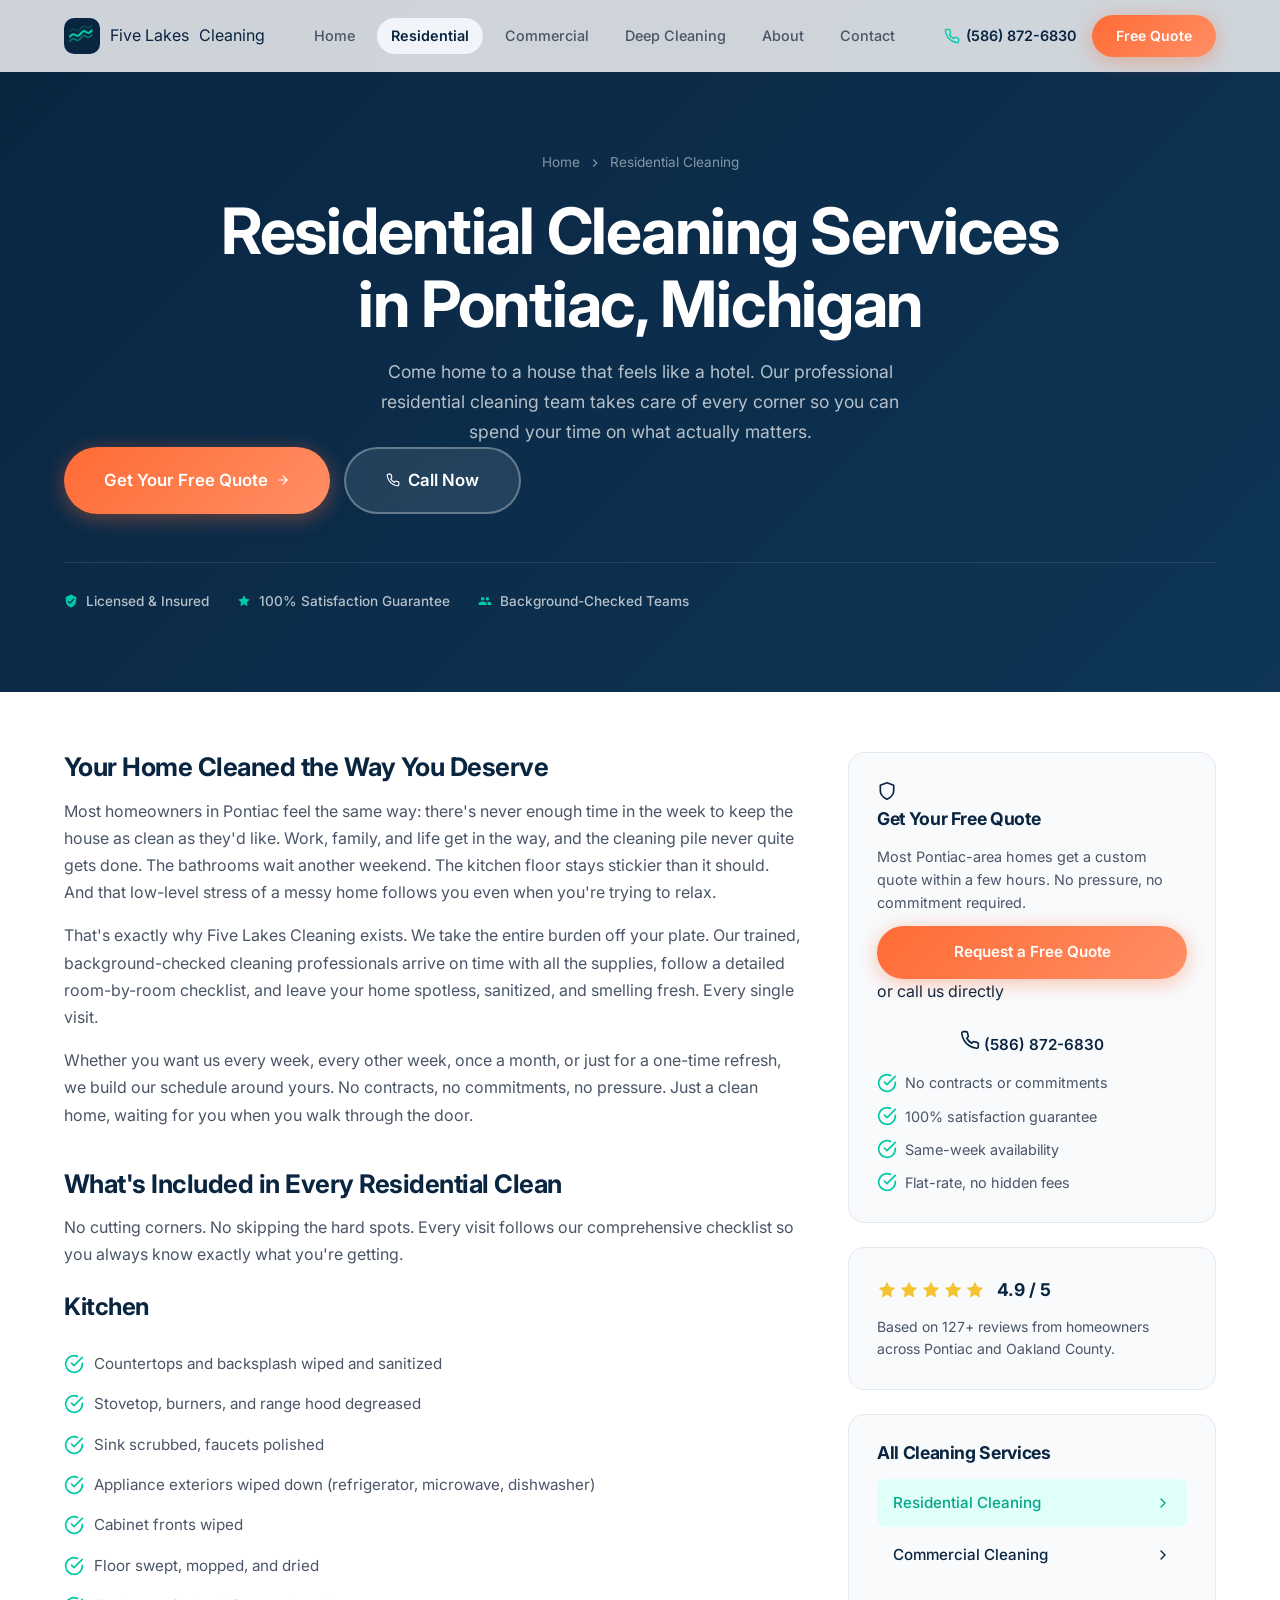
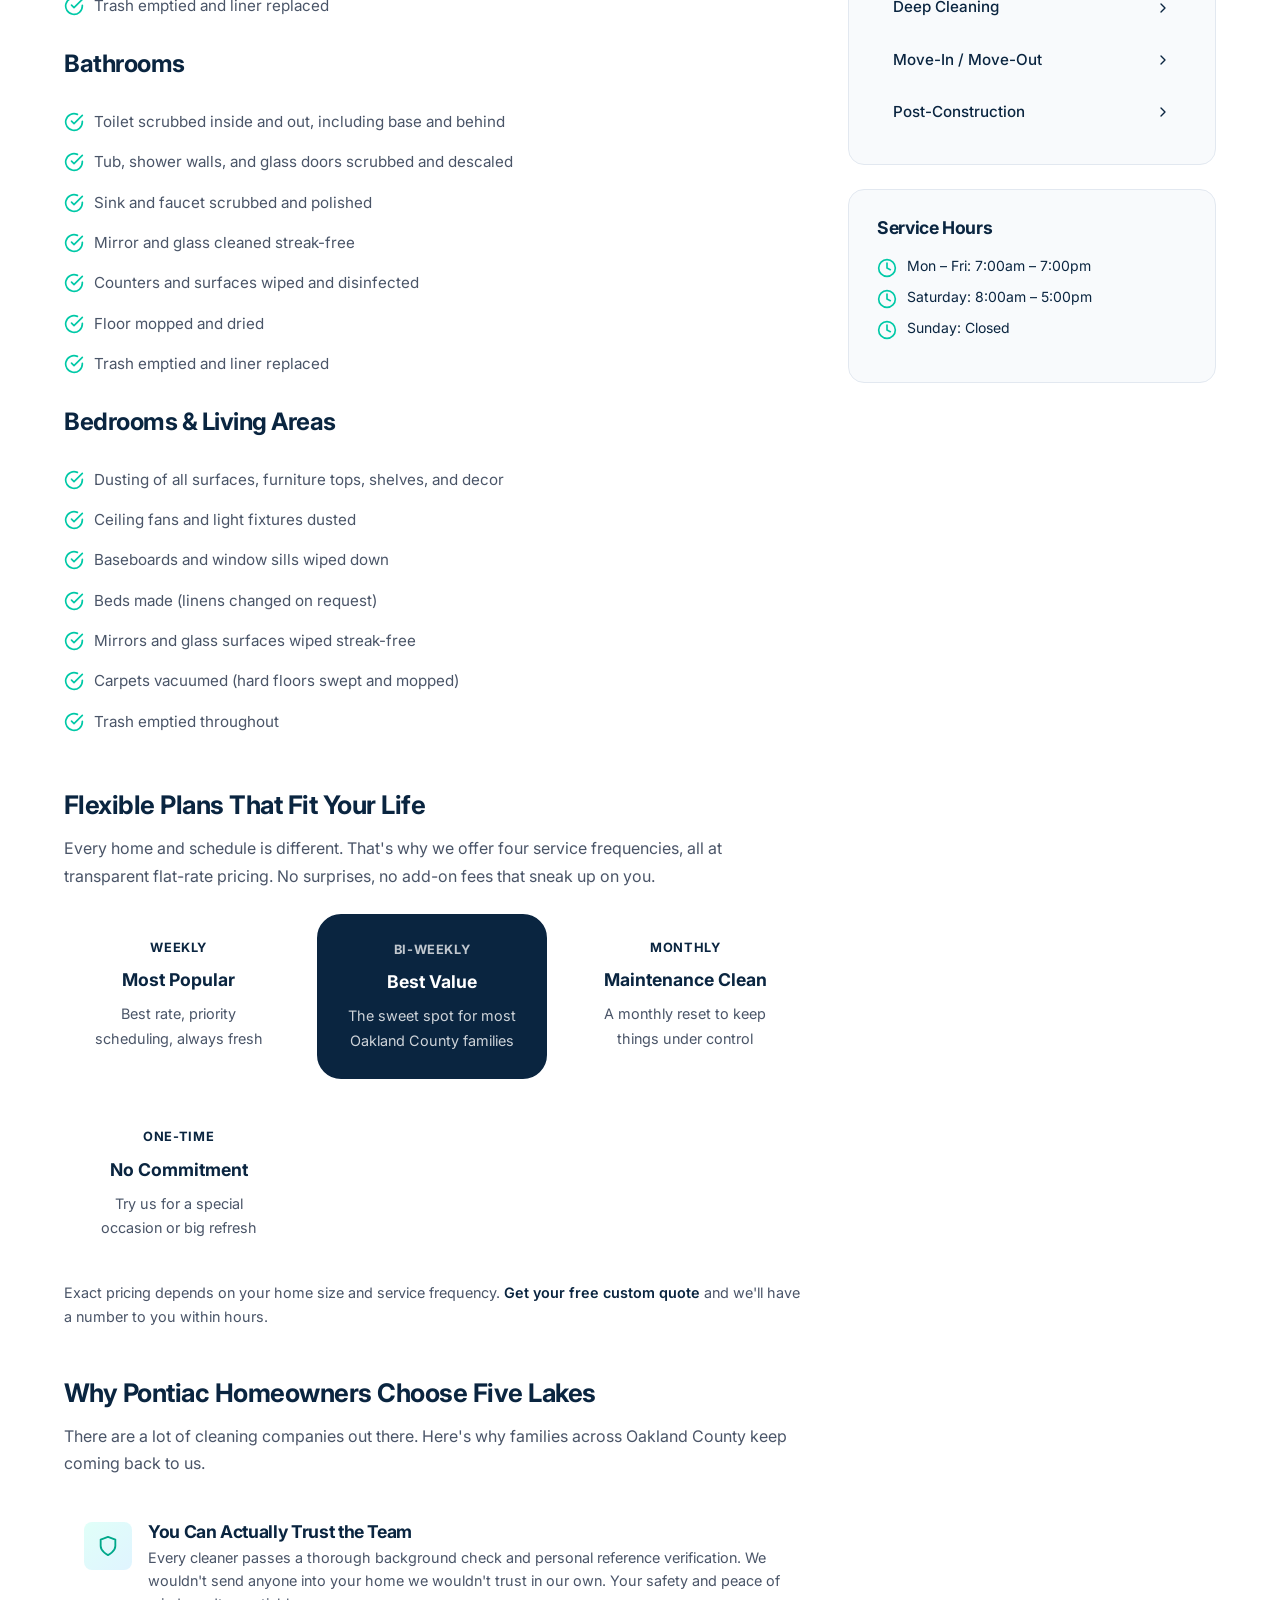
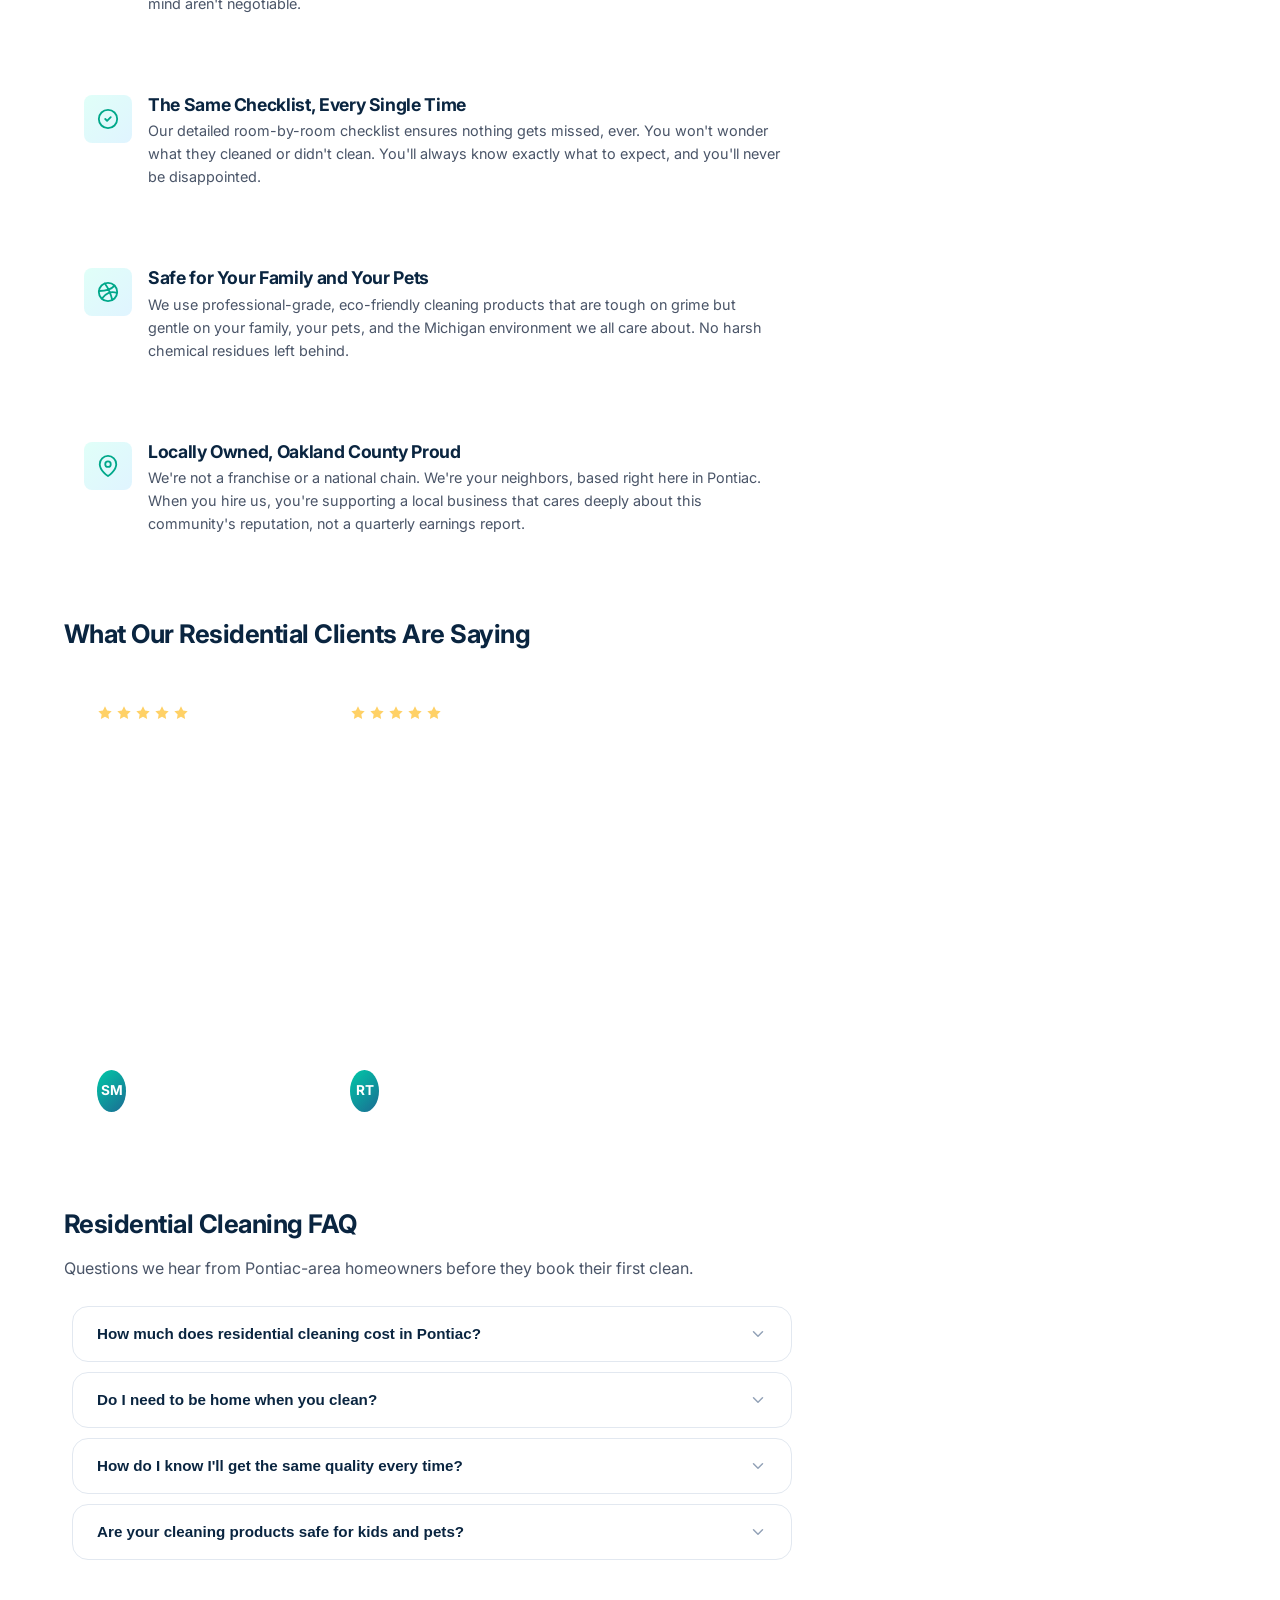
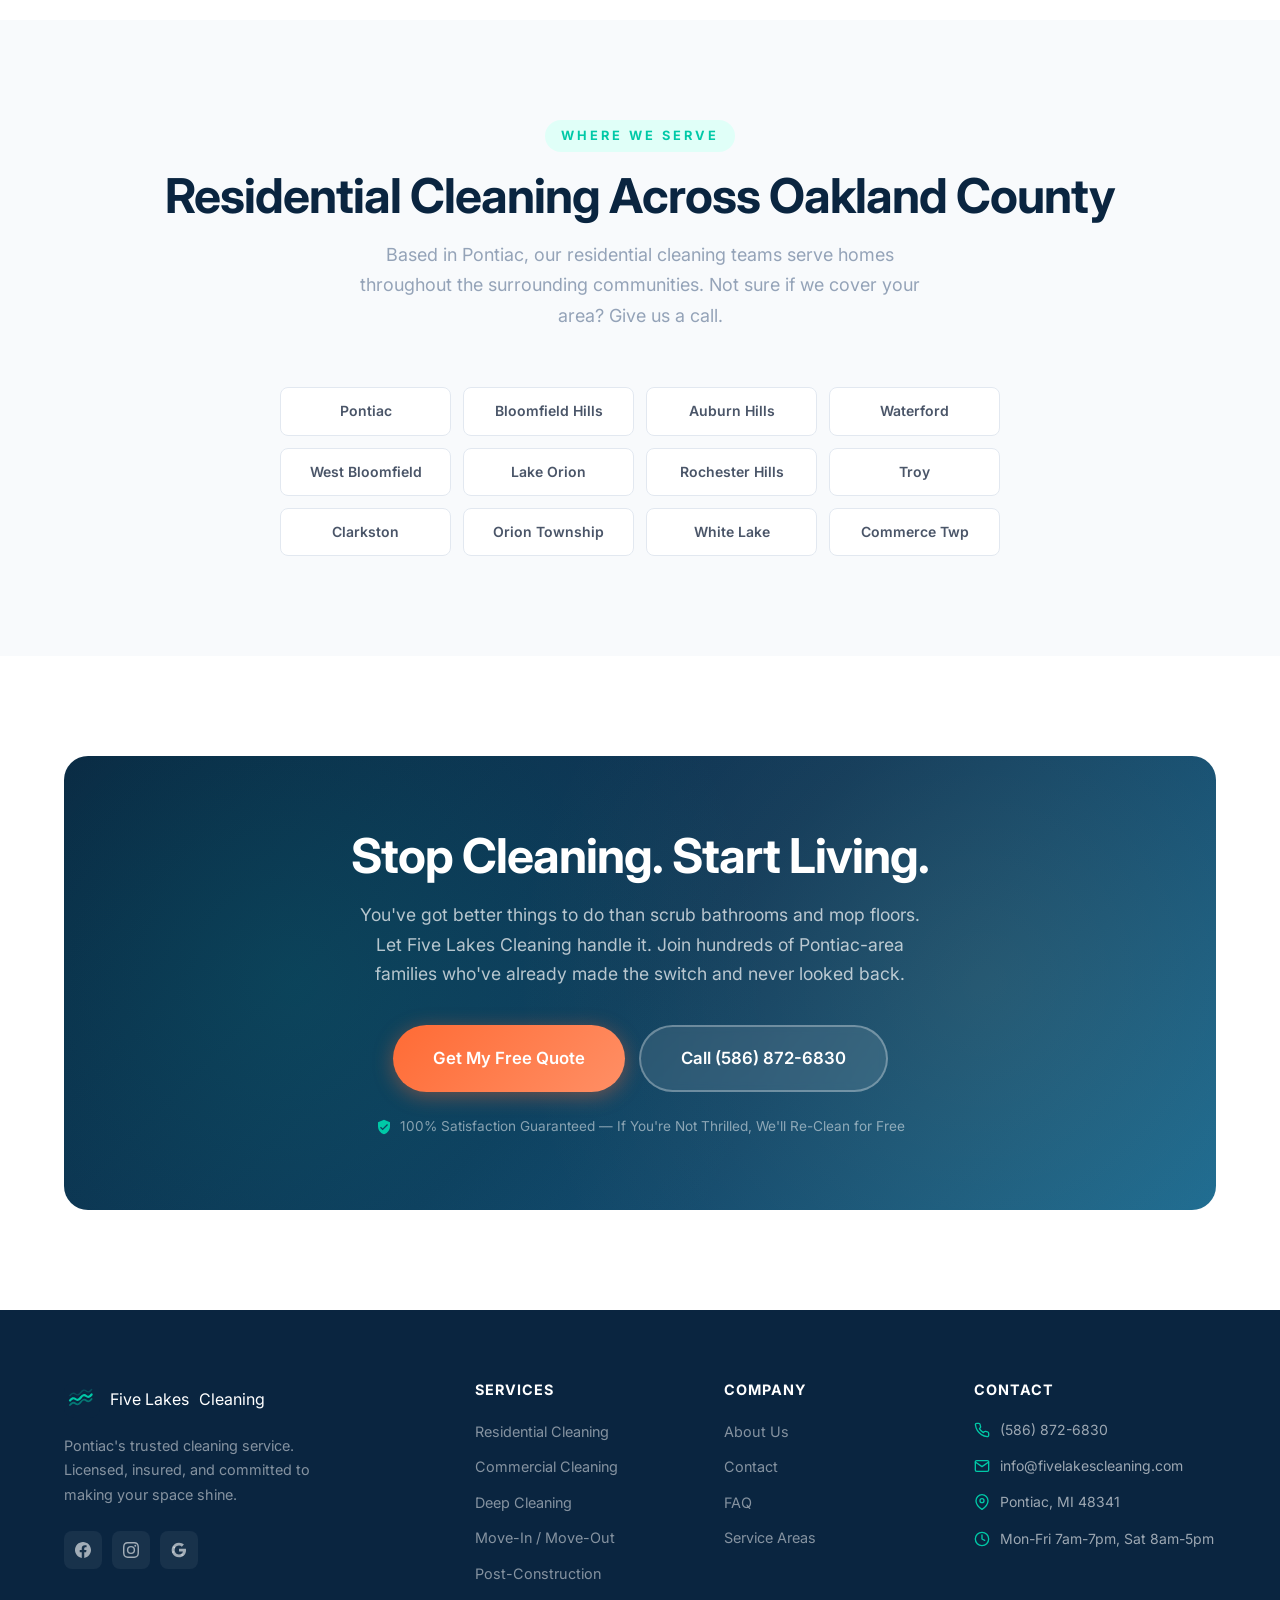
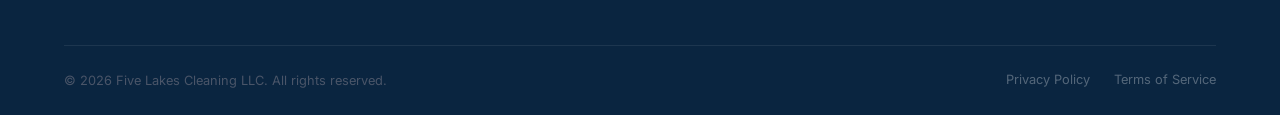
<file: residential/index.html>
<!DOCTYPE html>
<html lang="en">
<head>
  <meta charset="UTF-8">
  <meta name="viewport" content="width=device-width, initial-scale=1.0">
  <title>Residential House Cleaning in Pontiac, MI | Five Lakes Cleaning</title>
  <meta name="description" content="Professional residential cleaning in Pontiac, MI and Oakland County. Recurring or one-time service, eco-friendly products, background-checked teams. 100% satisfaction guaranteed. Call (586) 872-6830.">
  <meta name="keywords" content="residential cleaning Pontiac MI, house cleaning Pontiac Michigan, home cleaning service Oakland County, recurring house cleaning, maid service Pontiac">
  <link rel="canonical" href="https://fivelakescleaning.com/residential/">

  <!-- Open Graph -->
  <meta property="og:title" content="Residential House Cleaning in Pontiac, MI | Five Lakes Cleaning">
  <meta property="og:description" content="Come home to a spotless house every time. Professional residential cleaning in Pontiac and Oakland County. Licensed, insured, 100% satisfaction guaranteed.">
  <meta property="og:type" content="website">
  <meta property="og:url" content="https://fivelakescleaning.com/residential/">
  <meta property="og:locale" content="en_US">
  <meta property="og:site_name" content="Five Lakes Cleaning">

  <!-- Twitter -->
  <meta name="twitter:card" content="summary_large_image">
  <meta name="twitter:title" content="Residential Cleaning Pontiac, MI | Five Lakes Cleaning">
  <meta name="twitter:description" content="Professional home cleaning in Pontiac and Oakland County. Get your free quote today.">

  <!-- Fonts -->
  <link rel="preconnect" href="https://fonts.googleapis.com">
  <link rel="preconnect" href="https://fonts.gstatic.com" crossorigin>
  <link href="https://fonts.googleapis.com/css2?family=Inter:wght@400;500;600;700;800&display=swap" rel="stylesheet">

  <!-- Styles -->
  <link rel="stylesheet" href="/css/styles.css">

  <!-- Favicon -->
  <link rel="icon" type="image/svg+xml" href="data:image/svg+xml,%3Csvg xmlns='http://www.w3.org/2000/svg' viewBox='0 0 100 100'%3E%3Ctext y='.9em' font-size='90'%3E%F0%9F%8C%8A%3C/text%3E%3C/svg%3E">

  <!-- Schema.org Service -->
  <script type="application/ld+json">
  {
    "@context": "https://schema.org",
    "@type": "Service",
    "name": "Residential Cleaning",
    "description": "Professional residential house cleaning services in Pontiac, Michigan and Oakland County. Recurring and one-time cleaning options available. Licensed, insured, background-checked teams using eco-friendly products.",
    "provider": {
      "@type": "LocalBusiness",
      "@id": "https://fivelakescleaning.com",
      "name": "Five Lakes Cleaning",
      "telephone": "+15868726830",
      "address": {
        "@type": "PostalAddress",
        "addressLocality": "Pontiac",
        "addressRegion": "MI",
        "postalCode": "48341",
        "addressCountry": "US"
      }
    },
    "areaServed": [
      "Pontiac", "Bloomfield Hills", "Auburn Hills", "Waterford",
      "West Bloomfield", "Lake Orion", "Rochester Hills", "Troy",
      "Clarkston", "Orion Township", "White Lake", "Commerce Township"
    ],
    "serviceType": "Residential Cleaning",
    "url": "https://fivelakescleaning.com/residential/",
    "hasOfferCatalog": {
      "@type": "OfferCatalog",
      "name": "Residential Cleaning Options",
      "itemListElement": [
        {"@type": "Offer", "itemOffered": {"@type": "Service", "name": "Weekly House Cleaning"}},
        {"@type": "Offer", "itemOffered": {"@type": "Service", "name": "Bi-Weekly House Cleaning"}},
        {"@type": "Offer", "itemOffered": {"@type": "Service", "name": "Monthly House Cleaning"}},
        {"@type": "Offer", "itemOffered": {"@type": "Service", "name": "One-Time House Cleaning"}}
      ]
    },
    "review": [
      {
        "@type": "Review",
        "reviewRating": {"@type": "Rating", "ratingValue": "5"},
        "author": {"@type": "Person", "name": "Sarah M."},
        "reviewBody": "I've tried three cleaning services in Pontiac. Five Lakes is the only one I've stuck with. They're consistent, thorough, and I trust them completely in my home."
      },
      {
        "@type": "Review",
        "reviewRating": {"@type": "Rating", "ratingValue": "5"},
        "author": {"@type": "Person", "name": "Rachel T."},
        "reviewBody": "They cleaned my home better than I ever could. I come home every other Friday to a spotless house and it genuinely changes my whole weekend. Worth every dollar."
      }
    ],
    "aggregateRating": {
      "@type": "AggregateRating",
      "ratingValue": "4.9",
      "reviewCount": "127"
    }
  }
  </script>
</head>
<body>
  <a href="#main" class="skip-nav">Skip to main content</a>

  <!-- ===== HEADER ===== -->
  <header class="header" role="banner">
    <nav class="nav" aria-label="Main navigation">
      <a href="/" class="logo" aria-label="Five Lakes Cleaning - Home">
        <svg viewBox="0 0 36 36" fill="none" xmlns="http://www.w3.org/2000/svg">
          <rect width="36" height="36" rx="10" fill="#0A2540"/>
          <path d="M6 18.5c1.8-2.2 3.6-3 5.4-1.5s3.6 1 5.4-1.5 3.6-3 5.4-1.5 3.6 1 5.4-1.5" stroke="#00C9A7" stroke-width="2.2" stroke-linecap="round" fill="none"/>
          <path d="M6 23c1.8-2.2 3.6-3 5.4-1.5s3.6 1 5.4-1.5 3.6-3 5.4-1.5 3.6 1 5.4-1.5" stroke="#00C9A7" stroke-width="1.8" stroke-linecap="round" fill="none" opacity="0.5"/><path d="M6 13.5c1.8-2.2 3.6-3 5.4-1.5s3.6 1 5.4-1.5 3.6-3 5.4-1.5 3.6 1 5.4-1.5" stroke="#00C9A7" stroke-width="1.4" stroke-linecap="round" fill="none" opacity="0.25"/>
          
        </svg>
        Five Lakes <span>Cleaning</span>
      </a>

      <div class="nav-links">
        <a href="/">Home</a>
        <a href="/residential/" class="active">Residential</a>
        <a href="/commercial/">Commercial</a>
        <a href="/deep-cleaning/">Deep Cleaning</a>
        <a href="/about/">About</a>
        <a href="/contact/">Contact</a>
      </div>

      <div class="nav-cta">
        <a href="tel:+15868726830" class="nav-phone">
          <svg xmlns="http://www.w3.org/2000/svg" viewBox="0 0 24 24" fill="none" stroke="currentColor" stroke-width="2" stroke-linecap="round" stroke-linejoin="round"><path d="M22 16.92v3a2 2 0 01-2.18 2 19.79 19.79 0 01-8.63-3.07 19.5 19.5 0 01-6-6 19.79 19.79 0 01-3.07-8.67A2 2 0 014.11 2h3a2 2 0 012 1.72c.127.96.361 1.903.7 2.81a2 2 0 01-.45 2.11L8.09 9.91a16 16 0 006 6l1.27-1.27a2 2 0 012.11-.45c.907.339 1.85.573 2.81.7A2 2 0 0122 16.92z"/></svg>
          (586) 872-6830
        </a>
        <a href="/contact/" class="btn btn-primary btn-sm">Free Quote</a>
      </div>

      <button class="menu-toggle" aria-label="Toggle navigation" aria-expanded="false">
        <span></span><span></span><span></span>
      </button>
    </nav>
  </header>

  <main id="main">

    <!-- ===== PAGE HERO ===== -->
    <section class="page-hero" aria-label="Residential Cleaning">
      <div class="page-hero-video">
        <video autoplay muted loop playsinline preload="auto">
          <source src="https://videos.pexels.com/video-files/5043607/5043607-hd_1920_1080_30fps.mp4" type="video/mp4">
        </video>
      </div>
      <div class="container">
        <nav class="breadcrumb" aria-label="Breadcrumb">
          <a href="/">Home</a>
          <svg xmlns="http://www.w3.org/2000/svg" width="14" height="14" viewBox="0 0 24 24" fill="none" stroke="currentColor" stroke-width="2"><polyline points="9 18 15 12 9 6"/></svg>
          <span aria-current="page">Residential Cleaning</span>
        </nav>
        <h1>Residential Cleaning Services<br>in Pontiac, Michigan</h1>
        <p>Come home to a house that feels like a hotel. Our professional residential cleaning team takes care of every corner so you can spend your time on what actually matters.</p>
        <div class="hero-buttons">
          <a href="/contact/" class="btn btn-primary btn-lg">Get Your Free Quote
            <svg xmlns="http://www.w3.org/2000/svg" width="20" height="20" viewBox="0 0 24 24" fill="none" stroke="currentColor" stroke-width="2" stroke-linecap="round" stroke-linejoin="round"><path d="M5 12h14M12 5l7 7-7 7"/></svg>
          </a>
          <a href="tel:+15868726830" class="btn btn-outline-white btn-lg">
            <svg xmlns="http://www.w3.org/2000/svg" width="20" height="20" viewBox="0 0 24 24" fill="none" stroke="currentColor" stroke-width="2" stroke-linecap="round" stroke-linejoin="round"><path d="M22 16.92v3a2 2 0 01-2.18 2 19.79 19.79 0 01-8.63-3.07 19.5 19.5 0 01-6-6 19.79 19.79 0 01-3.07-8.67A2 2 0 014.11 2h3a2 2 0 012 1.72c.127.96.361 1.903.7 2.81a2 2 0 01-.45 2.11L8.09 9.91a16 16 0 006 6l1.27-1.27a2 2 0 012.11-.45c.907.339 1.85.573 2.81.7A2 2 0 0122 16.92z"/></svg>
            Call Now
          </a>
        </div>
        <div class="hero-trust">
          <div class="trust-item">
            <svg xmlns="http://www.w3.org/2000/svg" viewBox="0 0 24 24" fill="currentColor"><path d="M12 1L3 5v6c0 5.55 3.84 10.74 9 12 5.16-1.26 9-6.45 9-12V5l-9-4zm-2 16l-4-4 1.41-1.41L10 14.17l6.59-6.59L18 9l-8 8z"/></svg>
            Licensed &amp; Insured
          </div>
          <div class="trust-item">
            <svg xmlns="http://www.w3.org/2000/svg" viewBox="0 0 24 24" fill="currentColor"><path d="M12 2l3.09 6.26L22 9.27l-5 4.87 1.18 6.88L12 17.77l-6.18 3.25L7 14.14 2 9.27l6.91-1.01L12 2z"/></svg>
            100% Satisfaction Guarantee
          </div>
          <div class="trust-item">
            <svg xmlns="http://www.w3.org/2000/svg" viewBox="0 0 24 24" fill="currentColor"><path d="M16 11c1.66 0 2.99-1.34 2.99-3S17.66 5 16 5c-1.66 0-3 1.34-3 3s1.34 3 3 3zm-8 0c1.66 0 2.99-1.34 2.99-3S9.66 5 8 5C6.34 5 5 6.34 5 8s1.34 3 3 3zm0 2c-2.33 0-7 1.17-7 3.5V19h14v-2.5c0-2.33-4.67-3.5-7-3.5zm8 0c-.29 0-.62.02-.97.05 1.16.84 1.97 1.97 1.97 3.45V19h6v-2.5c0-2.33-4.67-3.5-7-3.5z"/></svg>
            Background-Checked Teams
          </div>
        </div>
      </div>
    </section>

    <!-- ===== SERVICE DETAIL ===== -->
    <section class="service-detail" aria-label="Service details">
      <div class="container">
        <div class="service-detail-grid">

          <!-- ===== MAIN CONTENT ===== -->
          <div class="service-content">

            <div class="fade-up">
              <h2>Your Home Cleaned the Way You Deserve</h2>
              <p>Most homeowners in Pontiac feel the same way: there's never enough time in the week to keep the house as clean as they'd like. Work, family, and life get in the way, and the cleaning pile never quite gets done. The bathrooms wait another weekend. The kitchen floor stays stickier than it should. And that low-level stress of a messy home follows you even when you're trying to relax.</p>
              <p>That's exactly why Five Lakes Cleaning exists. We take the entire burden off your plate. Our trained, background-checked cleaning professionals arrive on time with all the supplies, follow a detailed room-by-room checklist, and leave your home spotless, sanitized, and smelling fresh. Every single visit.</p>
              <p>Whether you want us every week, every other week, once a month, or just for a one-time refresh, we build our schedule around yours. No contracts, no commitments, no pressure. Just a clean home, waiting for you when you walk through the door.</p>
            </div>

            <!-- What's Included -->
            <div class="fade-up" style="margin-top: 2.5rem;">
              <h2>What's Included in Every Residential Clean</h2>
              <p>No cutting corners. No skipping the hard spots. Every visit follows our comprehensive checklist so you always know exactly what you're getting.</p>

              <div class="checklist-group" style="margin-top: 1.5rem;">
                <h3>Kitchen</h3>
                <ul class="service-checklist">
                  <li>
                    <svg xmlns="http://www.w3.org/2000/svg" viewBox="0 0 24 24" fill="none" stroke="currentColor" stroke-width="2" stroke-linecap="round" stroke-linejoin="round"><path d="M22 11.08V12a10 10 0 11-5.93-9.14"/><polyline points="22 4 12 14.01 9 11.01"/></svg>
                    Countertops and backsplash wiped and sanitized
                  </li>
                  <li>
                    <svg xmlns="http://www.w3.org/2000/svg" viewBox="0 0 24 24" fill="none" stroke="currentColor" stroke-width="2" stroke-linecap="round" stroke-linejoin="round"><path d="M22 11.08V12a10 10 0 11-5.93-9.14"/><polyline points="22 4 12 14.01 9 11.01"/></svg>
                    Stovetop, burners, and range hood degreased
                  </li>
                  <li>
                    <svg xmlns="http://www.w3.org/2000/svg" viewBox="0 0 24 24" fill="none" stroke="currentColor" stroke-width="2" stroke-linecap="round" stroke-linejoin="round"><path d="M22 11.08V12a10 10 0 11-5.93-9.14"/><polyline points="22 4 12 14.01 9 11.01"/></svg>
                    Sink scrubbed, faucets polished
                  </li>
                  <li>
                    <svg xmlns="http://www.w3.org/2000/svg" viewBox="0 0 24 24" fill="none" stroke="currentColor" stroke-width="2" stroke-linecap="round" stroke-linejoin="round"><path d="M22 11.08V12a10 10 0 11-5.93-9.14"/><polyline points="22 4 12 14.01 9 11.01"/></svg>
                    Appliance exteriors wiped down (refrigerator, microwave, dishwasher)
                  </li>
                  <li>
                    <svg xmlns="http://www.w3.org/2000/svg" viewBox="0 0 24 24" fill="none" stroke="currentColor" stroke-width="2" stroke-linecap="round" stroke-linejoin="round"><path d="M22 11.08V12a10 10 0 11-5.93-9.14"/><polyline points="22 4 12 14.01 9 11.01"/></svg>
                    Cabinet fronts wiped
                  </li>
                  <li>
                    <svg xmlns="http://www.w3.org/2000/svg" viewBox="0 0 24 24" fill="none" stroke="currentColor" stroke-width="2" stroke-linecap="round" stroke-linejoin="round"><path d="M22 11.08V12a10 10 0 11-5.93-9.14"/><polyline points="22 4 12 14.01 9 11.01"/></svg>
                    Floor swept, mopped, and dried
                  </li>
                  <li>
                    <svg xmlns="http://www.w3.org/2000/svg" viewBox="0 0 24 24" fill="none" stroke="currentColor" stroke-width="2" stroke-linecap="round" stroke-linejoin="round"><path d="M22 11.08V12a10 10 0 11-5.93-9.14"/><polyline points="22 4 12 14.01 9 11.01"/></svg>
                    Trash emptied and liner replaced
                  </li>
                </ul>
              </div>

              <div class="checklist-group" style="margin-top: 1.5rem;">
                <h3>Bathrooms</h3>
                <ul class="service-checklist">
                  <li>
                    <svg xmlns="http://www.w3.org/2000/svg" viewBox="0 0 24 24" fill="none" stroke="currentColor" stroke-width="2" stroke-linecap="round" stroke-linejoin="round"><path d="M22 11.08V12a10 10 0 11-5.93-9.14"/><polyline points="22 4 12 14.01 9 11.01"/></svg>
                    Toilet scrubbed inside and out, including base and behind
                  </li>
                  <li>
                    <svg xmlns="http://www.w3.org/2000/svg" viewBox="0 0 24 24" fill="none" stroke="currentColor" stroke-width="2" stroke-linecap="round" stroke-linejoin="round"><path d="M22 11.08V12a10 10 0 11-5.93-9.14"/><polyline points="22 4 12 14.01 9 11.01"/></svg>
                    Tub, shower walls, and glass doors scrubbed and descaled
                  </li>
                  <li>
                    <svg xmlns="http://www.w3.org/2000/svg" viewBox="0 0 24 24" fill="none" stroke="currentColor" stroke-width="2" stroke-linecap="round" stroke-linejoin="round"><path d="M22 11.08V12a10 10 0 11-5.93-9.14"/><polyline points="22 4 12 14.01 9 11.01"/></svg>
                    Sink and faucet scrubbed and polished
                  </li>
                  <li>
                    <svg xmlns="http://www.w3.org/2000/svg" viewBox="0 0 24 24" fill="none" stroke="currentColor" stroke-width="2" stroke-linecap="round" stroke-linejoin="round"><path d="M22 11.08V12a10 10 0 11-5.93-9.14"/><polyline points="22 4 12 14.01 9 11.01"/></svg>
                    Mirror and glass cleaned streak-free
                  </li>
                  <li>
                    <svg xmlns="http://www.w3.org/2000/svg" viewBox="0 0 24 24" fill="none" stroke="currentColor" stroke-width="2" stroke-linecap="round" stroke-linejoin="round"><path d="M22 11.08V12a10 10 0 11-5.93-9.14"/><polyline points="22 4 12 14.01 9 11.01"/></svg>
                    Counters and surfaces wiped and disinfected
                  </li>
                  <li>
                    <svg xmlns="http://www.w3.org/2000/svg" viewBox="0 0 24 24" fill="none" stroke="currentColor" stroke-width="2" stroke-linecap="round" stroke-linejoin="round"><path d="M22 11.08V12a10 10 0 11-5.93-9.14"/><polyline points="22 4 12 14.01 9 11.01"/></svg>
                    Floor mopped and dried
                  </li>
                  <li>
                    <svg xmlns="http://www.w3.org/2000/svg" viewBox="0 0 24 24" fill="none" stroke="currentColor" stroke-width="2" stroke-linecap="round" stroke-linejoin="round"><path d="M22 11.08V12a10 10 0 11-5.93-9.14"/><polyline points="22 4 12 14.01 9 11.01"/></svg>
                    Trash emptied and liner replaced
                  </li>
                </ul>
              </div>

              <div class="checklist-group" style="margin-top: 1.5rem;">
                <h3>Bedrooms &amp; Living Areas</h3>
                <ul class="service-checklist">
                  <li>
                    <svg xmlns="http://www.w3.org/2000/svg" viewBox="0 0 24 24" fill="none" stroke="currentColor" stroke-width="2" stroke-linecap="round" stroke-linejoin="round"><path d="M22 11.08V12a10 10 0 11-5.93-9.14"/><polyline points="22 4 12 14.01 9 11.01"/></svg>
                    Dusting of all surfaces, furniture tops, shelves, and decor
                  </li>
                  <li>
                    <svg xmlns="http://www.w3.org/2000/svg" viewBox="0 0 24 24" fill="none" stroke="currentColor" stroke-width="2" stroke-linecap="round" stroke-linejoin="round"><path d="M22 11.08V12a10 10 0 11-5.93-9.14"/><polyline points="22 4 12 14.01 9 11.01"/></svg>
                    Ceiling fans and light fixtures dusted
                  </li>
                  <li>
                    <svg xmlns="http://www.w3.org/2000/svg" viewBox="0 0 24 24" fill="none" stroke="currentColor" stroke-width="2" stroke-linecap="round" stroke-linejoin="round"><path d="M22 11.08V12a10 10 0 11-5.93-9.14"/><polyline points="22 4 12 14.01 9 11.01"/></svg>
                    Baseboards and window sills wiped down
                  </li>
                  <li>
                    <svg xmlns="http://www.w3.org/2000/svg" viewBox="0 0 24 24" fill="none" stroke="currentColor" stroke-width="2" stroke-linecap="round" stroke-linejoin="round"><path d="M22 11.08V12a10 10 0 11-5.93-9.14"/><polyline points="22 4 12 14.01 9 11.01"/></svg>
                    Beds made (linens changed on request)
                  </li>
                  <li>
                    <svg xmlns="http://www.w3.org/2000/svg" viewBox="0 0 24 24" fill="none" stroke="currentColor" stroke-width="2" stroke-linecap="round" stroke-linejoin="round"><path d="M22 11.08V12a10 10 0 11-5.93-9.14"/><polyline points="22 4 12 14.01 9 11.01"/></svg>
                    Mirrors and glass surfaces wiped streak-free
                  </li>
                  <li>
                    <svg xmlns="http://www.w3.org/2000/svg" viewBox="0 0 24 24" fill="none" stroke="currentColor" stroke-width="2" stroke-linecap="round" stroke-linejoin="round"><path d="M22 11.08V12a10 10 0 11-5.93-9.14"/><polyline points="22 4 12 14.01 9 11.01"/></svg>
                    Carpets vacuumed (hard floors swept and mopped)
                  </li>
                  <li>
                    <svg xmlns="http://www.w3.org/2000/svg" viewBox="0 0 24 24" fill="none" stroke="currentColor" stroke-width="2" stroke-linecap="round" stroke-linejoin="round"><path d="M22 11.08V12a10 10 0 11-5.93-9.14"/><polyline points="22 4 12 14.01 9 11.01"/></svg>
                    Trash emptied throughout
                  </li>
                </ul>
              </div>
            </div>

            <!-- Pricing Plans -->
            <div class="fade-up" style="margin-top: 3rem;">
              <h2>Flexible Plans That Fit Your Life</h2>
              <p>Every home and schedule is different. That's why we offer four service frequencies, all at transparent flat-rate pricing. No surprises, no add-on fees that sneak up on you.</p>

              <div class="pricing-cards" style="display: grid; grid-template-columns: repeat(auto-fit, minmax(220px, 1fr)); gap: 1.5rem; margin-top: 1.5rem;">
                <div class="pricing-card" style="background: var(--bg-light); border: 2px solid var(--border-color); border-radius: var(--radius-lg); padding: 1.5rem; text-align: center;">
                  <div style="font-size: 0.8rem; font-weight: 700; text-transform: uppercase; letter-spacing: 0.05em; color: var(--primary); margin-bottom: 0.5rem;">Weekly</div>
                  <div style="font-size: 1.1rem; font-weight: 700; color: var(--text-dark); margin-bottom: 0.5rem;">Most Popular</div>
                  <p style="font-size: 0.9rem; color: var(--text-light); margin: 0;">Best rate, priority scheduling, always fresh</p>
                </div>
                <div class="pricing-card" style="background: var(--primary); border: 2px solid var(--primary); border-radius: var(--radius-lg); padding: 1.5rem; text-align: center;">
                  <div style="font-size: 0.8rem; font-weight: 700; text-transform: uppercase; letter-spacing: 0.05em; color: rgba(255,255,255,0.75); margin-bottom: 0.5rem;">Bi-Weekly</div>
                  <div style="font-size: 1.1rem; font-weight: 700; color: #fff; margin-bottom: 0.5rem;">Best Value</div>
                  <p style="font-size: 0.9rem; color: rgba(255,255,255,0.8); margin: 0;">The sweet spot for most Oakland County families</p>
                </div>
                <div class="pricing-card" style="background: var(--bg-light); border: 2px solid var(--border-color); border-radius: var(--radius-lg); padding: 1.5rem; text-align: center;">
                  <div style="font-size: 0.8rem; font-weight: 700; text-transform: uppercase; letter-spacing: 0.05em; color: var(--primary); margin-bottom: 0.5rem;">Monthly</div>
                  <div style="font-size: 1.1rem; font-weight: 700; color: var(--text-dark); margin-bottom: 0.5rem;">Maintenance Clean</div>
                  <p style="font-size: 0.9rem; color: var(--text-light); margin: 0;">A monthly reset to keep things under control</p>
                </div>
                <div class="pricing-card" style="background: var(--bg-light); border: 2px solid var(--border-color); border-radius: var(--radius-lg); padding: 1.5rem; text-align: center;">
                  <div style="font-size: 0.8rem; font-weight: 700; text-transform: uppercase; letter-spacing: 0.05em; color: var(--primary); margin-bottom: 0.5rem;">One-Time</div>
                  <div style="font-size: 1.1rem; font-weight: 700; color: var(--text-dark); margin-bottom: 0.5rem;">No Commitment</div>
                  <p style="font-size: 0.9rem; color: var(--text-light); margin: 0;">Try us for a special occasion or big refresh</p>
                </div>
              </div>
              <p style="margin-top: 1rem; font-size: 0.9rem; color: var(--text-light);">Exact pricing depends on your home size and service frequency. <a href="/contact/" style="color: var(--primary); font-weight: 600;">Get your free custom quote</a> and we'll have a number to you within hours.</p>
            </div>

            <!-- Benefits -->
            <div class="fade-up" style="margin-top: 3rem;">
              <h2>Why Pontiac Homeowners Choose Five Lakes</h2>
              <p>There are a lot of cleaning companies out there. Here's why families across Oakland County keep coming back to us.</p>

              <div class="why-features" style="margin-top: 1.5rem;">
                <div class="why-feature">
                  <div class="why-feature-icon">
                    <svg xmlns="http://www.w3.org/2000/svg" viewBox="0 0 24 24" fill="none" stroke="currentColor" stroke-width="2" stroke-linecap="round" stroke-linejoin="round"><path d="M12 22s8-4 8-10V5l-8-3-8 3v7c0 6 8 10 8 10z"/></svg>
                  </div>
                  <div>
                    <h4>You Can Actually Trust the Team</h4>
                    <p>Every cleaner passes a thorough background check and personal reference verification. We wouldn't send anyone into your home we wouldn't trust in our own. Your safety and peace of mind aren't negotiable.</p>
                  </div>
                </div>
                <div class="why-feature">
                  <div class="why-feature-icon">
                    <svg xmlns="http://www.w3.org/2000/svg" viewBox="0 0 24 24" fill="none" stroke="currentColor" stroke-width="2" stroke-linecap="round" stroke-linejoin="round"><path d="M12 22c5.523 0 10-4.477 10-10S17.523 2 12 2 2 6.477 2 12s4.477 10 10 10z"/><path d="M9 12l2 2 4-4"/></svg>
                  </div>
                  <div>
                    <h4>The Same Checklist, Every Single Time</h4>
                    <p>Our detailed room-by-room checklist ensures nothing gets missed, ever. You won't wonder what they cleaned or didn't clean. You'll always know exactly what to expect, and you'll never be disappointed.</p>
                  </div>
                </div>
                <div class="why-feature">
                  <div class="why-feature-icon">
                    <svg xmlns="http://www.w3.org/2000/svg" viewBox="0 0 24 24" fill="none" stroke="currentColor" stroke-width="2" stroke-linecap="round" stroke-linejoin="round"><circle cx="12" cy="12" r="10"/><path d="M8.56 2.75c4.37 6.03 6.02 9.42 8.03 17.72m2.54-15.38c-3.72 4.35-8.94 5.66-16.88 5.85m19.5 1.9c-3.5-.93-6.63-.82-8.94 0-2.58.92-5.01 2.86-7.44 6.32"/></svg>
                  </div>
                  <div>
                    <h4>Safe for Your Family and Your Pets</h4>
                    <p>We use professional-grade, eco-friendly cleaning products that are tough on grime but gentle on your family, your pets, and the Michigan environment we all care about. No harsh chemical residues left behind.</p>
                  </div>
                </div>
                <div class="why-feature">
                  <div class="why-feature-icon">
                    <svg xmlns="http://www.w3.org/2000/svg" viewBox="0 0 24 24" fill="none" stroke="currentColor" stroke-width="2" stroke-linecap="round" stroke-linejoin="round"><path d="M21 10c0 7-9 13-9 13s-9-6-9-13a9 9 0 0118 0z"/><circle cx="12" cy="10" r="3"/></svg>
                  </div>
                  <div>
                    <h4>Locally Owned, Oakland County Proud</h4>
                    <p>We're not a franchise or a national chain. We're your neighbors, based right here in Pontiac. When you hire us, you're supporting a local business that cares deeply about this community's reputation, not a quarterly earnings report.</p>
                  </div>
                </div>
              </div>
            </div>

            <!-- Social Proof Testimonials -->
            <div class="fade-up" style="margin-top: 3rem;">
              <h2>What Our Residential Clients Are Saying</h2>
              <div class="testimonial-grid" style="margin-top: 1.5rem;">
                <div class="testimonial-card">
                  <div class="testimonial-stars">
                    <svg xmlns="http://www.w3.org/2000/svg" viewBox="0 0 24 24" fill="currentColor"><path d="M12 2l3.09 6.26L22 9.27l-5 4.87 1.18 6.88L12 17.77l-6.18 3.25L7 14.14 2 9.27l6.91-1.01L12 2z"/></svg>
                    <svg xmlns="http://www.w3.org/2000/svg" viewBox="0 0 24 24" fill="currentColor"><path d="M12 2l3.09 6.26L22 9.27l-5 4.87 1.18 6.88L12 17.77l-6.18 3.25L7 14.14 2 9.27l6.91-1.01L12 2z"/></svg>
                    <svg xmlns="http://www.w3.org/2000/svg" viewBox="0 0 24 24" fill="currentColor"><path d="M12 2l3.09 6.26L22 9.27l-5 4.87 1.18 6.88L12 17.77l-6.18 3.25L7 14.14 2 9.27l6.91-1.01L12 2z"/></svg>
                    <svg xmlns="http://www.w3.org/2000/svg" viewBox="0 0 24 24" fill="currentColor"><path d="M12 2l3.09 6.26L22 9.27l-5 4.87 1.18 6.88L12 17.77l-6.18 3.25L7 14.14 2 9.27l6.91-1.01L12 2z"/></svg>
                    <svg xmlns="http://www.w3.org/2000/svg" viewBox="0 0 24 24" fill="currentColor"><path d="M12 2l3.09 6.26L22 9.27l-5 4.87 1.18 6.88L12 17.77l-6.18 3.25L7 14.14 2 9.27l6.91-1.01L12 2z"/></svg>
                  </div>
                  <blockquote>"I've tried three cleaning services in Pontiac. Five Lakes is the only one I've stuck with. They're consistent, thorough, and I trust them completely in my home. My house has genuinely never been cleaner."</blockquote>
                  <div class="testimonial-author">
                    <div class="testimonial-avatar">SM</div>
                    <div class="testimonial-author-info">
                      <strong>Sarah M.</strong>
                      <span>Homeowner, Bloomfield Hills</span>
                    </div>
                  </div>
                </div>

                <div class="testimonial-card">
                  <div class="testimonial-stars">
                    <svg xmlns="http://www.w3.org/2000/svg" viewBox="0 0 24 24" fill="currentColor"><path d="M12 2l3.09 6.26L22 9.27l-5 4.87 1.18 6.88L12 17.77l-6.18 3.25L7 14.14 2 9.27l6.91-1.01L12 2z"/></svg>
                    <svg xmlns="http://www.w3.org/2000/svg" viewBox="0 0 24 24" fill="currentColor"><path d="M12 2l3.09 6.26L22 9.27l-5 4.87 1.18 6.88L12 17.77l-6.18 3.25L7 14.14 2 9.27l6.91-1.01L12 2z"/></svg>
                    <svg xmlns="http://www.w3.org/2000/svg" viewBox="0 0 24 24" fill="currentColor"><path d="M12 2l3.09 6.26L22 9.27l-5 4.87 1.18 6.88L12 17.77l-6.18 3.25L7 14.14 2 9.27l6.91-1.01L12 2z"/></svg>
                    <svg xmlns="http://www.w3.org/2000/svg" viewBox="0 0 24 24" fill="currentColor"><path d="M12 2l3.09 6.26L22 9.27l-5 4.87 1.18 6.88L12 17.77l-6.18 3.25L7 14.14 2 9.27l6.91-1.01L12 2z"/></svg>
                    <svg xmlns="http://www.w3.org/2000/svg" viewBox="0 0 24 24" fill="currentColor"><path d="M12 2l3.09 6.26L22 9.27l-5 4.87 1.18 6.88L12 17.77l-6.18 3.25L7 14.14 2 9.27l6.91-1.01L12 2z"/></svg>
                  </div>
                  <blockquote>"They cleaned my home better than I ever could. I come home every other Friday to a spotless house and it genuinely changes my whole weekend. Worth every dollar and I'd never go back to doing it myself."</blockquote>
                  <div class="testimonial-author">
                    <div class="testimonial-avatar">RT</div>
                    <div class="testimonial-author-info">
                      <strong>Rachel T.</strong>
                      <span>Homeowner, West Bloomfield</span>
                    </div>
                  </div>
                </div>
              </div>
            </div>

            <!-- FAQ Section -->
            <div class="faq fade-up" id="faq" style="margin-top: 3rem;">
              <h2>Residential Cleaning FAQ</h2>
              <p style="margin-bottom: 1.5rem;">Questions we hear from Pontiac-area homeowners before they book their first clean.</p>

              <div class="faq-list">
                <div class="faq-item">
                  <button class="faq-question" aria-expanded="false">
                    How much does residential cleaning cost in Pontiac?
                    <svg xmlns="http://www.w3.org/2000/svg" viewBox="0 0 24 24" fill="none" stroke="currentColor" stroke-width="2" stroke-linecap="round" stroke-linejoin="round"><polyline points="6 9 12 15 18 9"/></svg>
                  </button>
                  <div class="faq-answer">
                    <div class="faq-answer-inner">Pricing is based on your home size, number of bedrooms and bathrooms, and your preferred frequency. Most standard homes in Oakland County range from $120 to $280 per visit, with recurring clients receiving preferred rates. We provide transparent, flat-rate quotes with no hidden fees. Request yours online and we'll get back to you within a few hours.</div>
                  </div>
                </div>

                <div class="faq-item">
                  <button class="faq-question" aria-expanded="false">
                    Do I need to be home when you clean?
                    <svg xmlns="http://www.w3.org/2000/svg" viewBox="0 0 24 24" fill="none" stroke="currentColor" stroke-width="2" stroke-linecap="round" stroke-linejoin="round"><polyline points="6 9 12 15 18 9"/></svg>
                  </button>
                  <div class="faq-answer">
                    <div class="faq-answer-inner">Not at all. The majority of our regular clients provide us with a key, garage code, or smart lock access and go about their day. We're fully bonded and insured, every team member is background-checked, and we lock up securely when we leave. Many clients tell us their favorite part is coming home after work to find everything spotless.</div>
                  </div>
                </div>

                <div class="faq-item">
                  <button class="faq-question" aria-expanded="false">
                    How do I know I'll get the same quality every time?
                    <svg xmlns="http://www.w3.org/2000/svg" viewBox="0 0 24 24" fill="none" stroke="currentColor" stroke-width="2" stroke-linecap="round" stroke-linejoin="round"><polyline points="6 9 12 15 18 9"/></svg>
                  </button>
                  <div class="faq-answer">
                    <div class="faq-answer-inner">Every visit follows the same detailed room-by-room checklist, regardless of which team is assigned. Our checklists are non-negotiable. On top of that, our 100% Satisfaction Guarantee means that if anything is ever not up to your standards, we'll come back and re-clean that area within 24 hours at no cost. We don't just promise quality, we back it up.</div>
                  </div>
                </div>

                <div class="faq-item">
                  <button class="faq-question" aria-expanded="false">
                    Are your cleaning products safe for kids and pets?
                    <svg xmlns="http://www.w3.org/2000/svg" viewBox="0 0 24 24" fill="none" stroke="currentColor" stroke-width="2" stroke-linecap="round" stroke-linejoin="round"><polyline points="6 9 12 15 18 9"/></svg>
                  </button>
                  <div class="faq-answer">
                    <div class="faq-answer-inner">Yes, absolutely. We use professional-grade, eco-friendly cleaning products that are safe for children, pets, and sensitive individuals. No toxic chemical residues, no harsh fumes. If you have specific allergies or preferences, just let us know and we'll accommodate. You shouldn't have to choose between a clean home and a safe one.</div>
                  </div>
                </div>
              </div>
            </div>

          </div>
          <!-- END MAIN CONTENT -->

          <!-- ===== SIDEBAR ===== -->
          <aside class="service-sidebar" aria-label="Service sidebar">

            <!-- Quote CTA Card -->
            <div class="sidebar-card fade-up">
              <div class="sidebar-card-header">
                <svg xmlns="http://www.w3.org/2000/svg" viewBox="0 0 24 24" fill="none" stroke="currentColor" stroke-width="2" stroke-linecap="round" stroke-linejoin="round"><path d="M12 22s8-4 8-10V5l-8-3-8 3v7c0 6 8 10 8 10z"/></svg>
                <h3>Get Your Free Quote</h3>
              </div>
              <p>Most Pontiac-area homes get a custom quote within a few hours. No pressure, no commitment required.</p>
              <a href="/contact/" class="btn btn-primary" style="width: 100%; text-align: center; display: block;">Request a Free Quote</a>
              <div class="sidebar-divider">or call us directly</div>
              <a href="tel:+15868726830" class="btn btn-outline" style="width: 100%; text-align: center; display: block;">
                <svg xmlns="http://www.w3.org/2000/svg" width="16" height="16" viewBox="0 0 24 24" fill="none" stroke="currentColor" stroke-width="2" stroke-linecap="round" stroke-linejoin="round"><path d="M22 16.92v3a2 2 0 01-2.18 2 19.79 19.79 0 01-8.63-3.07 19.5 19.5 0 01-6-6 19.79 19.79 0 01-3.07-8.67A2 2 0 014.11 2h3a2 2 0 012 1.72c.127.96.361 1.903.7 2.81a2 2 0 01-.45 2.11L8.09 9.91a16 16 0 006 6l1.27-1.27a2 2 0 012.11-.45c.907.339 1.85.573 2.81.7A2 2 0 0122 16.92z"/></svg>
                (586) 872-6830
              </a>
              <ul class="sidebar-trust-list">
                <li>
                  <svg xmlns="http://www.w3.org/2000/svg" viewBox="0 0 24 24" fill="none" stroke="currentColor" stroke-width="2" stroke-linecap="round" stroke-linejoin="round"><path d="M22 11.08V12a10 10 0 11-5.93-9.14"/><polyline points="22 4 12 14.01 9 11.01"/></svg>
                  No contracts or commitments
                </li>
                <li>
                  <svg xmlns="http://www.w3.org/2000/svg" viewBox="0 0 24 24" fill="none" stroke="currentColor" stroke-width="2" stroke-linecap="round" stroke-linejoin="round"><path d="M22 11.08V12a10 10 0 11-5.93-9.14"/><polyline points="22 4 12 14.01 9 11.01"/></svg>
                  100% satisfaction guarantee
                </li>
                <li>
                  <svg xmlns="http://www.w3.org/2000/svg" viewBox="0 0 24 24" fill="none" stroke="currentColor" stroke-width="2" stroke-linecap="round" stroke-linejoin="round"><path d="M22 11.08V12a10 10 0 11-5.93-9.14"/><polyline points="22 4 12 14.01 9 11.01"/></svg>
                  Same-week availability
                </li>
                <li>
                  <svg xmlns="http://www.w3.org/2000/svg" viewBox="0 0 24 24" fill="none" stroke="currentColor" stroke-width="2" stroke-linecap="round" stroke-linejoin="round"><path d="M22 11.08V12a10 10 0 11-5.93-9.14"/><polyline points="22 4 12 14.01 9 11.01"/></svg>
                  Flat-rate, no hidden fees
                </li>
              </ul>
            </div>

            <!-- Rating Card -->
            <div class="sidebar-card fade-up">
              <div style="display: flex; align-items: center; gap: 0.75rem; margin-bottom: 0.75rem;">
                <div style="display: flex; gap: 2px;">
                  <svg xmlns="http://www.w3.org/2000/svg" width="16" height="16" viewBox="0 0 24 24" fill="#F4C430"><path d="M12 2l3.09 6.26L22 9.27l-5 4.87 1.18 6.88L12 17.77l-6.18 3.25L7 14.14 2 9.27l6.91-1.01L12 2z"/></svg>
                  <svg xmlns="http://www.w3.org/2000/svg" width="16" height="16" viewBox="0 0 24 24" fill="#F4C430"><path d="M12 2l3.09 6.26L22 9.27l-5 4.87 1.18 6.88L12 17.77l-6.18 3.25L7 14.14 2 9.27l6.91-1.01L12 2z"/></svg>
                  <svg xmlns="http://www.w3.org/2000/svg" width="16" height="16" viewBox="0 0 24 24" fill="#F4C430"><path d="M12 2l3.09 6.26L22 9.27l-5 4.87 1.18 6.88L12 17.77l-6.18 3.25L7 14.14 2 9.27l6.91-1.01L12 2z"/></svg>
                  <svg xmlns="http://www.w3.org/2000/svg" width="16" height="16" viewBox="0 0 24 24" fill="#F4C430"><path d="M12 2l3.09 6.26L22 9.27l-5 4.87 1.18 6.88L12 17.77l-6.18 3.25L7 14.14 2 9.27l6.91-1.01L12 2z"/></svg>
                  <svg xmlns="http://www.w3.org/2000/svg" width="16" height="16" viewBox="0 0 24 24" fill="#F4C430"><path d="M12 2l3.09 6.26L22 9.27l-5 4.87 1.18 6.88L12 17.77l-6.18 3.25L7 14.14 2 9.27l6.91-1.01L12 2z"/></svg>
                </div>
                <strong style="font-size: 1.1rem; color: var(--text-dark);">4.9 / 5</strong>
              </div>
              <p style="font-size: 0.875rem; color: var(--text-light); margin: 0;">Based on 127+ reviews from homeowners across Pontiac and Oakland County.</p>
            </div>

            <!-- Services Navigation -->
            <div class="sidebar-card fade-up">
              <h3>All Cleaning Services</h3>
              <nav class="sidebar-nav" aria-label="Services navigation">
                <a href="/residential/" class="sidebar-nav-item active" aria-current="page">
                  <span>Residential Cleaning</span>
                  <svg xmlns="http://www.w3.org/2000/svg" viewBox="0 0 24 24" fill="none" stroke="currentColor" stroke-width="2" stroke-linecap="round" stroke-linejoin="round"><polyline points="9 18 15 12 9 6"/></svg>
                </a>
                <a href="/commercial/" class="sidebar-nav-item">
                  <span>Commercial Cleaning</span>
                  <svg xmlns="http://www.w3.org/2000/svg" viewBox="0 0 24 24" fill="none" stroke="currentColor" stroke-width="2" stroke-linecap="round" stroke-linejoin="round"><polyline points="9 18 15 12 9 6"/></svg>
                </a>
                <a href="/deep-cleaning/" class="sidebar-nav-item">
                  <span>Deep Cleaning</span>
                  <svg xmlns="http://www.w3.org/2000/svg" viewBox="0 0 24 24" fill="none" stroke="currentColor" stroke-width="2" stroke-linecap="round" stroke-linejoin="round"><polyline points="9 18 15 12 9 6"/></svg>
                </a>
                <a href="/move-in-move-out/" class="sidebar-nav-item">
                  <span>Move-In / Move-Out</span>
                  <svg xmlns="http://www.w3.org/2000/svg" viewBox="0 0 24 24" fill="none" stroke="currentColor" stroke-width="2" stroke-linecap="round" stroke-linejoin="round"><polyline points="9 18 15 12 9 6"/></svg>
                </a>
                <a href="/post-construction/" class="sidebar-nav-item">
                  <span>Post-Construction</span>
                  <svg xmlns="http://www.w3.org/2000/svg" viewBox="0 0 24 24" fill="none" stroke="currentColor" stroke-width="2" stroke-linecap="round" stroke-linejoin="round"><polyline points="9 18 15 12 9 6"/></svg>
                </a>
              </nav>
            </div>

            <!-- Hours Card -->
            <div class="sidebar-card fade-up">
              <h3>Service Hours</h3>
              <div class="footer-contact-item" style="margin-bottom: 0.5rem;">
                <svg xmlns="http://www.w3.org/2000/svg" viewBox="0 0 24 24" fill="none" stroke="currentColor" stroke-width="2" stroke-linecap="round" stroke-linejoin="round"><circle cx="12" cy="12" r="10"/><polyline points="12 6 12 12 16 14"/></svg>
                Mon &ndash; Fri: 7:00am &ndash; 7:00pm
              </div>
              <div class="footer-contact-item" style="margin-bottom: 0.5rem;">
                <svg xmlns="http://www.w3.org/2000/svg" viewBox="0 0 24 24" fill="none" stroke="currentColor" stroke-width="2" stroke-linecap="round" stroke-linejoin="round"><circle cx="12" cy="12" r="10"/><polyline points="12 6 12 12 16 14"/></svg>
                Saturday: 8:00am &ndash; 5:00pm
              </div>
              <div class="footer-contact-item">
                <svg xmlns="http://www.w3.org/2000/svg" viewBox="0 0 24 24" fill="none" stroke="currentColor" stroke-width="2" stroke-linecap="round" stroke-linejoin="round"><circle cx="12" cy="12" r="10"/><polyline points="12 6 12 12 16 14"/></svg>
                Sunday: Closed
              </div>
            </div>

          </aside>
          <!-- END SIDEBAR -->

        </div>
      </div>
    </section>

    <!-- ===== SERVICE AREAS ===== -->
    <section class="service-areas" aria-label="Service areas">
      <div class="container">
        <div class="text-center mb-5 fade-up">
          <span class="section-label">Where We Serve</span>
          <h2 class="section-title">Residential Cleaning Across Oakland County</h2>
          <p class="section-subtitle">Based in Pontiac, our residential cleaning teams serve homes throughout the surrounding communities. Not sure if we cover your area? Give us a call.</p>
        </div>
        <div class="areas-grid fade-up">
          <div class="area-tag">Pontiac</div>
          <div class="area-tag">Bloomfield Hills</div>
          <div class="area-tag">Auburn Hills</div>
          <div class="area-tag">Waterford</div>
          <div class="area-tag">West Bloomfield</div>
          <div class="area-tag">Lake Orion</div>
          <div class="area-tag">Rochester Hills</div>
          <div class="area-tag">Troy</div>
          <div class="area-tag">Clarkston</div>
          <div class="area-tag">Orion Township</div>
          <div class="area-tag">White Lake</div>
          <div class="area-tag">Commerce Twp</div>
        </div>
      </div>
    </section>

    <!-- ===== CTA SECTION ===== -->
    <section class="cta-section" aria-label="Get started">
      <div class="container">
        <div class="cta-box fade-up">
          <h2>Stop Cleaning. Start Living.</h2>
          <p>You've got better things to do than scrub bathrooms and mop floors. Let Five Lakes Cleaning handle it. Join hundreds of Pontiac-area families who've already made the switch and never looked back.</p>
          <div class="cta-buttons">
            <a href="/contact/" class="btn btn-primary btn-lg">Get My Free Quote</a>
            <a href="tel:+15868726830" class="btn btn-outline-white btn-lg">Call (586) 872-6830</a>
          </div>
          <div class="cta-guarantee">
            <svg xmlns="http://www.w3.org/2000/svg" viewBox="0 0 24 24" fill="currentColor"><path d="M12 1L3 5v6c0 5.55 3.84 10.74 9 12 5.16-1.26 9-6.45 9-12V5l-9-4zm-2 16l-4-4 1.41-1.41L10 14.17l6.59-6.59L18 9l-8 8z"/></svg>
            100% Satisfaction Guaranteed &mdash; If You're Not Thrilled, We'll Re-Clean for Free
          </div>
        </div>
      </div>
    </section>

  </main>

  <!-- ===== FOOTER ===== -->
  <footer class="footer" role="contentinfo">
    <div class="container">
      <div class="footer-grid">
        <div class="footer-brand">
          <a href="/" class="logo" style="color:#fff; margin-bottom:16px;">
            <svg viewBox="0 0 36 36" fill="none" xmlns="http://www.w3.org/2000/svg" width="36" height="36">
              <rect width="36" height="36" rx="10" fill="#0A2540"/>
              <path d="M6 18.5c1.8-2.2 3.6-3 5.4-1.5s3.6 1 5.4-1.5 3.6-3 5.4-1.5 3.6 1 5.4-1.5" stroke="#00C9A7" stroke-width="2.2" stroke-linecap="round" fill="none"/>
              <path d="M6 23c1.8-2.2 3.6-3 5.4-1.5s3.6 1 5.4-1.5 3.6-3 5.4-1.5 3.6 1 5.4-1.5" stroke="#00C9A7" stroke-width="1.8" stroke-linecap="round" fill="none" opacity="0.5"/><path d="M6 13.5c1.8-2.2 3.6-3 5.4-1.5s3.6 1 5.4-1.5 3.6-3 5.4-1.5 3.6 1 5.4-1.5" stroke="#00C9A7" stroke-width="1.4" stroke-linecap="round" fill="none" opacity="0.25"/>
              
            </svg>
            Five Lakes <span>Cleaning</span>
          </a>
          <p>Pontiac's trusted cleaning service. Licensed, insured, and committed to making your space shine.</p>
          <div class="footer-social">
            <a href="#" aria-label="Facebook"><svg xmlns="http://www.w3.org/2000/svg" width="18" height="18" viewBox="0 0 24 24" fill="currentColor"><path d="M24 12.073c0-6.627-5.373-12-12-12s-12 5.373-12 12c0 5.99 4.388 10.954 10.125 11.854v-8.385H7.078v-3.47h3.047V9.43c0-3.007 1.792-4.669 4.533-4.669 1.312 0 2.686.235 2.686.235v2.953H15.83c-1.491 0-1.956.925-1.956 1.874v2.25h3.328l-.532 3.47h-2.796v8.385C19.612 23.027 24 18.062 24 12.073z"/></svg></a>
            <a href="#" aria-label="Instagram"><svg xmlns="http://www.w3.org/2000/svg" width="18" height="18" viewBox="0 0 24 24" fill="currentColor"><path d="M12 2.163c3.204 0 3.584.012 4.85.07 3.252.148 4.771 1.691 4.919 4.919.058 1.265.069 1.645.069 4.849 0 3.205-.012 3.584-.069 4.849-.149 3.225-1.664 4.771-4.919 4.919-1.266.058-1.644.07-4.85.07-3.204 0-3.584-.012-4.849-.07-3.26-.149-4.771-1.699-4.919-4.92-.058-1.265-.07-1.644-.07-4.849 0-3.204.013-3.583.07-4.849.149-3.227 1.664-4.771 4.919-4.919 1.266-.057 1.645-.069 4.849-.069zM12 0C8.741 0 8.333.014 7.053.072 2.695.272.273 2.69.073 7.052.014 8.333 0 8.741 0 12c0 3.259.014 3.668.072 4.948.2 4.358 2.618 6.78 6.98 6.98C8.333 23.986 8.741 24 12 24c3.259 0 3.668-.014 4.948-.072 4.354-.2 6.782-2.618 6.979-6.98.059-1.28.073-1.689.073-4.948 0-3.259-.014-3.667-.072-4.947-.196-4.354-2.617-6.78-6.979-6.98C15.668.014 15.259 0 12 0zm0 5.838a6.162 6.162 0 100 12.324 6.162 6.162 0 000-12.324zM12 16a4 4 0 110-8 4 4 0 010 8zm6.406-11.845a1.44 1.44 0 100 2.881 1.44 1.44 0 000-2.881z"/></svg></a>
            <a href="#" aria-label="Google Business"><svg xmlns="http://www.w3.org/2000/svg" width="18" height="18" viewBox="0 0 24 24" fill="currentColor"><path d="M22.56 12.25c0-.78-.07-1.53-.2-2.25H12v4.26h5.92a5.06 5.06 0 01-2.2 3.32v2.77h3.57c2.08-1.92 3.28-4.74 3.28-8.1z"/><path d="M12 23c2.97 0 5.46-.98 7.28-2.66l-3.57-2.77c-.98.66-2.23 1.06-3.71 1.06-2.86 0-5.29-1.93-6.16-4.53H2.18v2.84C3.99 20.53 7.7 23 12 23z"/><path d="M5.84 14.09c-.22-.66-.35-1.36-.35-2.09s.13-1.43.35-2.09V7.07H2.18C1.43 8.55 1 10.22 1 12s.43 3.45 1.18 4.93l2.85-2.22.81-.62z"/><path d="M12 5.38c1.62 0 3.06.56 4.21 1.64l3.15-3.15C17.45 2.09 14.97 1 12 1 7.7 1 3.99 3.47 2.18 7.07l3.66 2.84c.87-2.6 3.3-4.53 6.16-4.53z"/></svg></a>
          </div>
        </div>

        <div>
          <h4>Services</h4>
          <ul class="footer-links">
            <li><a href="/residential/">Residential Cleaning</a></li>
            <li><a href="/commercial/">Commercial Cleaning</a></li>
            <li><a href="/deep-cleaning/">Deep Cleaning</a></li>
            <li><a href="/move-in-move-out/">Move-In / Move-Out</a></li>
            <li><a href="/post-construction/">Post-Construction</a></li>
          </ul>
        </div>

        <div>
          <h4>Company</h4>
          <ul class="footer-links">
            <li><a href="/about/">About Us</a></li>
            <li><a href="/contact/">Contact</a></li>
            <li><a href="#faq">FAQ</a></li>
            <li><a href="#areas">Service Areas</a></li>
          </ul>
        </div>

        <div>
          <h4>Contact</h4>
          <div class="footer-contact-item">
            <svg xmlns="http://www.w3.org/2000/svg" width="18" height="18" viewBox="0 0 24 24" fill="none" stroke="currentColor" stroke-width="2" stroke-linecap="round" stroke-linejoin="round"><path d="M22 16.92v3a2 2 0 01-2.18 2 19.79 19.79 0 01-8.63-3.07 19.5 19.5 0 01-6-6 19.79 19.79 0 01-3.07-8.67A2 2 0 014.11 2h3a2 2 0 012 1.72c.127.96.361 1.903.7 2.81a2 2 0 01-.45 2.11L8.09 9.91a16 16 0 006 6l1.27-1.27a2 2 0 012.11-.45c.907.339 1.85.573 2.81.7A2 2 0 0122 16.92z"/></svg>
            <a href="tel:+15868726830">(586) 872-6830</a>
          </div>
          <div class="footer-contact-item">
            <svg xmlns="http://www.w3.org/2000/svg" width="18" height="18" viewBox="0 0 24 24" fill="none" stroke="currentColor" stroke-width="2" stroke-linecap="round" stroke-linejoin="round"><path d="M4 4h16c1.1 0 2 .9 2 2v12c0 1.1-.9 2-2 2H4c-1.1 0-2-.9-2-2V6c0-1.1.9-2 2-2z"/><polyline points="22,6 12,13 2,6"/></svg>
            <a href="mailto:info@fivelakescleaning.com">info@fivelakescleaning.com</a>
          </div>
          <div class="footer-contact-item">
            <svg xmlns="http://www.w3.org/2000/svg" width="18" height="18" viewBox="0 0 24 24" fill="none" stroke="currentColor" stroke-width="2" stroke-linecap="round" stroke-linejoin="round"><path d="M21 10c0 7-9 13-9 13s-9-6-9-13a9 9 0 0118 0z"/><circle cx="12" cy="10" r="3"/></svg>
            Pontiac, MI 48341
          </div>
          <div class="footer-contact-item">
            <svg xmlns="http://www.w3.org/2000/svg" width="18" height="18" viewBox="0 0 24 24" fill="none" stroke="currentColor" stroke-width="2" stroke-linecap="round" stroke-linejoin="round"><circle cx="12" cy="12" r="10"/><polyline points="12 6 12 12 16 14"/></svg>
            Mon-Fri 7am-7pm, Sat 8am-5pm
          </div>
        </div>
      </div>

      <div class="footer-bottom">
        <p>&copy; 2026 Five Lakes Cleaning LLC. All rights reserved.</p>
        <div class="footer-bottom-links">
          <a href="/privacy/">Privacy Policy</a>
          <a href="/terms/">Terms of Service</a>
        </div>
      </div>
    </div>
  </footer>

  <script src="/js/main.js"></script>
</body>
</html>
</file>
<file: css/styles.css>
/* ===== FIVE LAKES CLEANING - MASTER STYLESHEET v2 ===== */

/* --- CSS Custom Properties --- */
:root {
  --primary: #0A2540;
  --primary-mid: #0F3A5C;
  --primary-light: #1B6B93;
  --secondary: #00C9A7;
  --secondary-dark: #00A88A;
  --secondary-light: #E0FFF8;
  --accent: #FF6B35;
  --accent-hover: #E85A28;
  --accent-glow: rgba(255, 107, 53, 0.4);
  --gold: #FFD166;
  --gold-dark: #F4C430;
  --text: #0A2540;
  --text-light: #4A5568;
  --text-muted: #94A3B8;
  --white: #FFFFFF;
  --off-white: #F8FAFC;
  --light-gray: #F1F5F9;
  --border: #E2E8F0;
  --shadow-sm: 0 1px 3px rgba(10,37,64,0.06);
  --shadow-md: 0 4px 16px rgba(10,37,64,0.08);
  --shadow-lg: 0 12px 40px rgba(10,37,64,0.12);
  --shadow-xl: 0 24px 60px rgba(10,37,64,0.16);
  --shadow-glow: 0 0 40px rgba(0,201,167,0.15);
  --radius-sm: 8px;
  --radius-md: 16px;
  --radius-lg: 24px;
  --radius-full: 100px;
  --transition: 0.3s cubic-bezier(0.4, 0, 0.2, 1);
  --transition-slow: 0.6s cubic-bezier(0.4, 0, 0.2, 1);
  --max-width: 1200px;
  --header-height: 72px;
}

/* --- Reset & Base --- */
*, *::before, *::after {
  box-sizing: border-box;
  margin: 0;
  padding: 0;
}

html {
  scroll-behavior: smooth;
  font-size: 16px;
  -webkit-font-smoothing: antialiased;
  -moz-osx-font-smoothing: grayscale;
}

body {
  font-family: 'Inter', -apple-system, BlinkMacSystemFont, 'Segoe UI', Roboto, sans-serif;
  color: var(--text);
  background: var(--white);
  line-height: 1.6;
  overflow-x: hidden;
}

img {
  max-width: 100%;
  height: auto;
  display: block;
}

a {
  color: inherit;
  text-decoration: none;
  transition: color var(--transition);
}

ul, ol { list-style: none; }

h1, h2, h3, h4, h5, h6 {
  font-weight: 700;
  line-height: 1.15;
  color: var(--text);
  letter-spacing: -0.02em;
}

h1 { font-size: clamp(2.5rem, 5.5vw, 4rem); }
h2 { font-size: clamp(2rem, 4vw, 3rem); }
h3 { font-size: clamp(1.25rem, 2.5vw, 1.5rem); }
h4 { font-size: 1.1rem; }

p {
  color: var(--text-light);
  line-height: 1.7;
}

.container {
  width: 100%;
  max-width: var(--max-width);
  margin: 0 auto;
  padding: 0 24px;
}

section { padding: 100px 0; }

/* --- Utility --- */
.text-center { text-align: center; }
.text-white { color: var(--white); }
.mb-1 { margin-bottom: 8px; }
.mb-2 { margin-bottom: 16px; }
.mb-3 { margin-bottom: 24px; }
.mb-4 { margin-bottom: 32px; }
.mb-5 { margin-bottom: 48px; }

.section-label {
  display: inline-flex;
  align-items: center;
  gap: 8px;
  font-size: 0.8rem;
  font-weight: 700;
  text-transform: uppercase;
  letter-spacing: 3px;
  color: var(--secondary);
  margin-bottom: 16px;
  background: var(--secondary-light);
  padding: 6px 16px;
  border-radius: var(--radius-full);
}

.section-title { margin-bottom: 16px; }

.section-subtitle {
  font-size: 1.125rem;
  color: var(--text-muted);
  max-width: 560px;
  margin: 0 auto 56px;
  line-height: 1.7;
}

/* --- Buttons --- */
.btn {
  display: inline-flex;
  align-items: center;
  justify-content: center;
  gap: 8px;
  padding: 14px 32px;
  border-radius: var(--radius-full);
  font-size: 0.95rem;
  font-weight: 600;
  cursor: pointer;
  border: none;
  transition: all var(--transition);
  white-space: nowrap;
  position: relative;
  overflow: hidden;
}

.btn::after {
  content: '';
  position: absolute;
  inset: 0;
  background: linear-gradient(135deg, rgba(255,255,255,0.2), transparent);
  opacity: 0;
  transition: opacity var(--transition);
}

.btn:hover::after { opacity: 1; }

.btn-primary {
  background: linear-gradient(135deg, var(--accent), #FF8F65);
  color: var(--white);
  box-shadow: 0 4px 20px var(--accent-glow);
}

.btn-primary:hover {
  transform: translateY(-3px);
  box-shadow: 0 8px 30px var(--accent-glow);
}

.btn-secondary {
  background: var(--white);
  color: var(--primary);
  border: 2px solid var(--border);
}

.btn-secondary:hover {
  border-color: var(--secondary);
  color: var(--secondary);
  transform: translateY(-3px);
  box-shadow: var(--shadow-md);
}

.btn-white {
  background: var(--white);
  color: var(--primary);
  box-shadow: var(--shadow-md);
}

.btn-white:hover {
  transform: translateY(-3px);
  box-shadow: var(--shadow-lg);
}

.btn-outline-white {
  background: rgba(255,255,255,0.1);
  color: var(--white);
  border: 2px solid rgba(255,255,255,0.3);
  backdrop-filter: blur(4px);
}

.btn-outline-white:hover {
  background: var(--white);
  color: var(--primary);
  border-color: var(--white);
}

.btn-lg {
  padding: 18px 40px;
  font-size: 1.05rem;
}

.btn-sm {
  padding: 10px 24px;
  font-size: 0.875rem;
}

/* --- Header --- */
.header {
  position: fixed;
  top: 0;
  left: 0;
  right: 0;
  z-index: 1000;
  background: rgba(255,255,255,0.8);
  backdrop-filter: blur(20px);
  -webkit-backdrop-filter: blur(20px);
  height: var(--header-height);
  transition: all var(--transition);
}

.header.scrolled {
  background: rgba(255,255,255,0.95);
  box-shadow: 0 1px 20px rgba(10,37,64,0.08);
}

.nav {
  display: flex;
  align-items: center;
  justify-content: space-between;
  height: var(--header-height);
  max-width: var(--max-width);
  margin: 0 auto;
  padding: 0 24px;
}

.logo {
  display: flex;
  align-items: center;
  gap: 10px;
  color: var(--primary);
  z-index: 1001;
  flex-shrink: 0;
}

.logo svg {
  width: 36px;
  height: 36px;
  flex-shrink: 0;
}

.logo-text {
  font-size: 1.15rem;
  font-weight: 800;
  letter-spacing: -0.03em;
  line-height: 1.1;
  white-space: nowrap;
}

.logo-text span {
  color: var(--secondary);
}

.nav-links {
  display: flex;
  align-items: center;
  gap: 8px;
}

.nav-links a {
  font-size: 0.9rem;
  font-weight: 500;
  color: var(--text-light);
  padding: 6px 14px;
  border-radius: var(--radius-full);
  transition: all var(--transition);
}

.nav-links a:hover {
  color: var(--primary);
  background: var(--light-gray);
}

.nav-links a.active {
  color: var(--primary);
  background: var(--light-gray);
  font-weight: 600;
}

.nav-cta {
  display: flex;
  align-items: center;
  gap: 16px;
}

.nav-phone {
  display: flex;
  align-items: center;
  gap: 6px;
  font-weight: 600;
  color: var(--primary);
  font-size: 0.9rem;
}

.nav-phone svg {
  width: 16px;
  height: 16px;
  color: var(--secondary);
}

/* Mobile Menu */
.menu-toggle {
  display: none;
  flex-direction: column;
  gap: 5px;
  cursor: pointer;
  z-index: 1001;
  background: none;
  border: none;
  padding: 4px;
}

.menu-toggle span {
  width: 22px;
  height: 2px;
  background: var(--primary);
  border-radius: 2px;
  transition: all var(--transition);
}

.menu-toggle.active span:nth-child(1) { transform: rotate(45deg) translate(5px, 5px); }
.menu-toggle.active span:nth-child(2) { opacity: 0; }
.menu-toggle.active span:nth-child(3) { transform: rotate(-45deg) translate(5px, -5px); }

/* ===== HERO ===== */
.hero {
  position: relative;
  min-height: 100vh;
  display: flex;
  align-items: center;
  padding-top: var(--header-height);
  background: var(--primary);
  overflow: hidden;
}

.hero::before {
  content: '';
  position: absolute;
  inset: 0;
  background:
    radial-gradient(ellipse 80% 60% at 70% 40%, rgba(0,201,167,0.15), transparent),
    radial-gradient(ellipse 60% 50% at 20% 80%, rgba(27,107,147,0.2), transparent),
    radial-gradient(ellipse 40% 40% at 90% 10%, rgba(255,209,102,0.08), transparent);
  z-index: 1;
}

.hero::after {
  content: '';
  position: absolute;
  bottom: 0;
  left: 0;
  right: 0;
  height: 160px;
  background: linear-gradient(to top, var(--white), transparent);
  z-index: 2;
}

/* Video Background */
.hero-video-bg {
  position: absolute;
  inset: 0;
  z-index: 0;
}

.hero-video-bg video {
  width: 100%;
  height: 100%;
  object-fit: cover;
}

.hero-video-overlay {
  position: absolute;
  inset: 0;
  background:
    linear-gradient(135deg, rgba(10,37,64,0.88) 0%, rgba(15,58,92,0.75) 40%, rgba(10,37,64,0.85) 100%);
}

/* Centered Hero Layout */
.hero-centered {
  text-align: center;
  position: relative;
  z-index: 3;
  max-width: 800px;
  margin: 0 auto;
  padding: 40px 0 60px;
}

.hero-centered .hero-description {
  margin: 0 auto 36px;
  max-width: 580px;
  font-size: 1.15rem;
}

.hero-centered .hero-buttons {
  justify-content: center;
}

.hero-centered .hero-trust {
  justify-content: center;
}

/* Hero Stats Row */
.hero-stats-row {
  display: flex;
  justify-content: center;
  gap: 16px;
  margin-top: 40px;
  animation: fadeSlideUp 0.6s 1s both;
}

.hero-stat-pill {
  background: rgba(255,255,255,0.08);
  backdrop-filter: blur(12px);
  border: 1px solid rgba(255,255,255,0.12);
  border-radius: var(--radius-md);
  padding: 16px 28px;
  text-align: center;
  transition: all var(--transition);
}

.hero-stat-pill:hover {
  background: rgba(255,255,255,0.14);
  transform: translateY(-2px);
}

.hero-stat-pill strong {
  display: block;
  font-size: 1.5rem;
  font-weight: 800;
  color: var(--gold);
  line-height: 1.2;
}

.hero-stat-pill span {
  font-size: 0.75rem;
  color: rgba(255,255,255,0.6);
  text-transform: uppercase;
  letter-spacing: 1px;
  font-weight: 600;
}

.hero-grid {
  display: grid;
  grid-template-columns: 1fr 1fr;
  gap: 48px;
  align-items: center;
  position: relative;
  z-index: 3;
}

.hero-content { color: var(--white); }

.hero-badge {
  display: inline-flex;
  align-items: center;
  gap: 8px;
  background: rgba(0,201,167,0.15);
  backdrop-filter: blur(8px);
  padding: 8px 20px;
  border-radius: var(--radius-full);
  font-size: 0.8rem;
  font-weight: 700;
  margin-bottom: 28px;
  border: 1px solid rgba(0,201,167,0.25);
  letter-spacing: 0.5px;
  text-transform: uppercase;
}

.hero-badge svg { width: 14px; height: 14px; color: var(--gold); }

.hero h1 {
  color: var(--white);
  margin-bottom: 24px;
  font-size: clamp(2.8rem, 5.5vw, 4.2rem);
  line-height: 1.08;
  letter-spacing: -0.03em;
}

.hero h1 em {
  font-style: normal;
  background: linear-gradient(135deg, var(--gold), #FFE4A0);
  -webkit-background-clip: text;
  -webkit-text-fill-color: transparent;
  background-clip: text;
}

.hero-description {
  font-size: 1.1rem;
  color: rgba(255,255,255,0.7);
  margin-bottom: 36px;
  line-height: 1.8;
  max-width: 480px;
}

.hero-buttons {
  display: flex;
  flex-wrap: wrap;
  gap: 14px;
  margin-bottom: 48px;
}

.hero-trust {
  display: flex;
  align-items: center;
  gap: 28px;
  padding-top: 28px;
  border-top: 1px solid rgba(255,255,255,0.1);
}

.trust-item {
  display: flex;
  align-items: center;
  gap: 8px;
  font-size: 0.85rem;
  font-weight: 500;
  color: rgba(255,255,255,0.7);
}

.trust-item svg { width: 18px; height: 18px; color: var(--secondary); flex-shrink: 0; }

/* Hero Image */
.hero-image { position: relative; }

.hero-image-wrapper {
  position: relative;
  border-radius: var(--radius-lg);
  overflow: hidden;
  box-shadow: 0 32px 64px rgba(0,0,0,0.3);
  aspect-ratio: 3/4;
  max-height: 540px;
  background: rgba(255,255,255,0.05);
}

.hero-image-wrapper img {
  width: 100%;
  height: 100%;
  object-fit: cover;
}

.hero-float-card {
  position: absolute;
  background: var(--white);
  border-radius: var(--radius-md);
  padding: 14px 18px;
  box-shadow: var(--shadow-xl);
  display: flex;
  align-items: center;
  gap: 12px;
  animation: float 4s ease-in-out infinite;
}

.hero-float-card.card-rating { bottom: 40px; left: -30px; }
.hero-float-card.card-bookings { top: 40px; right: -20px; animation-delay: -2s; }

.float-card-icon {
  width: 42px;
  height: 42px;
  border-radius: var(--radius-sm);
  display: flex;
  align-items: center;
  justify-content: center;
  flex-shrink: 0;
}

.float-card-icon.green { background: var(--secondary-light); color: var(--secondary); }
.float-card-icon.orange { background: #FFF0E8; color: var(--accent); }

.float-card-text strong { display: block; font-size: 0.95rem; color: var(--text); }
.float-card-text span { font-size: 0.75rem; color: var(--text-muted); }

@keyframes float {
  0%, 100% { transform: translateY(0); }
  50% { transform: translateY(-10px); }
}

/* ===== SOCIAL PROOF BAR ===== */
.social-proof-bar {
  background: var(--white);
  padding: 20px 0;
  border-bottom: 1px solid var(--border);
  position: relative;
  z-index: 3;
}

.proof-items {
  display: flex;
  align-items: center;
  justify-content: center;
  gap: 36px;
  flex-wrap: wrap;
}

.proof-item {
  display: flex;
  align-items: center;
  gap: 8px;
  font-size: 0.85rem;
  font-weight: 600;
  color: var(--text-light);
}

.proof-item svg { width: 18px; height: 18px; color: var(--secondary); }

.proof-stars { display: flex; gap: 2px; }
.proof-stars svg { width: 14px; height: 14px; color: var(--gold-dark); }

/* ===== SERVICES ===== */
.services { background: var(--white); }

.services-grid {
  display: grid;
  grid-template-columns: repeat(3, 1fr);
  gap: 24px;
}

.service-card {
  background: var(--white);
  border: 1px solid var(--border);
  border-radius: var(--radius-md);
  padding: 32px 28px;
  transition: all var(--transition);
  position: relative;
  overflow: hidden;
}

.service-card::before {
  content: '';
  position: absolute;
  top: 0;
  left: 0;
  right: 0;
  height: 3px;
  background: linear-gradient(90deg, var(--secondary), var(--primary-light));
  transform: scaleX(0);
  transform-origin: left;
  transition: transform var(--transition-slow);
}

.service-card:hover {
  border-color: transparent;
  box-shadow: var(--shadow-lg);
  transform: translateY(-6px);
}

.service-card:hover::before { transform: scaleX(1); }

.service-icon {
  width: 52px;
  height: 52px;
  border-radius: var(--radius-sm);
  background: linear-gradient(135deg, var(--secondary-light), #E0F4FF);
  display: flex;
  align-items: center;
  justify-content: center;
  margin-bottom: 20px;
  transition: transform var(--transition);
}

.service-card:hover .service-icon { transform: scale(1.1) rotate(-3deg); }

.service-icon svg { width: 26px; height: 26px; color: var(--secondary-dark); }

.service-card h3 { margin-bottom: 10px; font-size: 1.2rem; }

.service-card p { font-size: 0.9rem; margin-bottom: 20px; line-height: 1.6; }

.service-link {
  display: inline-flex;
  align-items: center;
  gap: 6px;
  font-weight: 600;
  color: var(--secondary-dark);
  font-size: 0.9rem;
  transition: gap var(--transition);
}

.service-link:hover { gap: 10px; }

.service-link svg { width: 16px; height: 16px; transition: transform var(--transition); }

/* ===== WHY US ===== */
.why-us { background: var(--off-white); }

.why-grid {
  display: grid;
  grid-template-columns: 1fr 1fr;
  gap: 80px;
  align-items: center;
}

.why-image {
  border-radius: var(--radius-lg);
  overflow: hidden;
  box-shadow: var(--shadow-xl);
  aspect-ratio: 4/3;
  position: relative;
}

.why-image::after {
  content: '';
  position: absolute;
  inset: 0;
  border-radius: var(--radius-lg);
  box-shadow: inset 0 0 0 1px rgba(0,0,0,0.05);
}

.why-image img { width: 100%; height: 100%; object-fit: cover; }

.why-features { display: flex; flex-direction: column; gap: 24px; }

.why-feature {
  display: flex;
  gap: 16px;
  padding: 20px;
  border-radius: var(--radius-md);
  transition: all var(--transition);
}

.why-feature:hover {
  background: var(--white);
  box-shadow: var(--shadow-md);
  transform: translateX(4px);
}

.why-feature-icon {
  width: 48px;
  height: 48px;
  border-radius: var(--radius-sm);
  background: linear-gradient(135deg, var(--secondary-light), #E0F4FF);
  display: flex;
  align-items: center;
  justify-content: center;
  flex-shrink: 0;
}

.why-feature-icon svg { width: 22px; height: 22px; color: var(--secondary-dark); }

.why-feature h4 { margin-bottom: 4px; }
.why-feature p { font-size: 0.9rem; line-height: 1.6; }

/* ===== PROCESS ===== */
.process { background: var(--white); }

.process-steps {
  display: grid;
  grid-template-columns: repeat(4, 1fr);
  gap: 24px;
  position: relative;
}

.process-steps::before {
  content: '';
  position: absolute;
  top: 44px;
  left: 12%;
  right: 12%;
  height: 2px;
  background: linear-gradient(90deg, var(--secondary), var(--primary-light), var(--secondary));
  z-index: 0;
}

.process-step {
  text-align: center;
  position: relative;
  z-index: 1;
}

.step-number {
  width: 88px;
  height: 88px;
  border-radius: 50%;
  background: linear-gradient(135deg, var(--primary), var(--primary-mid));
  color: var(--white);
  font-size: 1.6rem;
  font-weight: 800;
  display: flex;
  align-items: center;
  justify-content: center;
  margin: 0 auto 20px;
  box-shadow: 0 8px 24px rgba(10,37,64,0.2);
  position: relative;
  transition: transform var(--transition);
}

.process-step:hover .step-number {
  transform: scale(1.1);
  box-shadow: 0 12px 32px rgba(10,37,64,0.25);
}

.step-number::after {
  content: '';
  position: absolute;
  inset: -4px;
  border-radius: 50%;
  border: 2px dashed rgba(0,201,167,0.3);
}

.process-step h4 { margin-bottom: 8px; }
.process-step p { font-size: 0.875rem; line-height: 1.6; }

/* ===== TESTIMONIALS ===== */
.testimonials {
  background: var(--primary);
  position: relative;
  overflow: hidden;
}

.testimonials::before {
  content: '';
  position: absolute;
  inset: 0;
  background:
    radial-gradient(ellipse 60% 60% at 80% 20%, rgba(0,201,167,0.1), transparent),
    radial-gradient(ellipse 50% 50% at 10% 80%, rgba(27,107,147,0.15), transparent);
}

.testimonials > .container { position: relative; z-index: 1; }

.testimonials .section-label {
  background: rgba(255,209,102,0.15);
  color: var(--gold);
}

.testimonials .section-title { color: var(--white); }
.testimonials .section-subtitle { color: rgba(255,255,255,0.5); }

.testimonial-grid {
  display: grid;
  grid-template-columns: repeat(3, 1fr);
  gap: 24px;
}

.testimonial-card {
  background: rgba(255,255,255,0.06);
  backdrop-filter: blur(12px);
  border: 1px solid rgba(255,255,255,0.08);
  border-radius: var(--radius-md);
  padding: 32px;
  transition: all var(--transition);
}

.testimonial-card:hover {
  background: rgba(255,255,255,0.1);
  transform: translateY(-4px);
  border-color: rgba(255,255,255,0.15);
}

.testimonial-stars { display: flex; gap: 3px; margin-bottom: 16px; }
.testimonial-stars svg { width: 16px; height: 16px; color: var(--gold); }

.testimonial-card blockquote {
  font-size: 0.95rem;
  line-height: 1.75;
  color: rgba(255,255,255,0.85);
  margin-bottom: 24px;
  font-style: italic;
}

.testimonial-author { display: flex; align-items: center; gap: 12px; }

.testimonial-avatar {
  width: 42px;
  height: 42px;
  border-radius: 50%;
  background: linear-gradient(135deg, var(--secondary), var(--primary-light));
  display: flex;
  align-items: center;
  justify-content: center;
  font-weight: 700;
  font-size: 0.85rem;
  color: var(--white);
}

.testimonial-author-info strong { display: block; font-size: 0.9rem; color: var(--white); }
.testimonial-author-info span { font-size: 0.8rem; color: rgba(255,255,255,0.5); }

/* ===== CTA ===== */
.cta-section { background: var(--white); text-align: center; }

.cta-box {
  background: linear-gradient(135deg, var(--primary) 0%, var(--primary-mid) 50%, var(--primary-light) 100%);
  border-radius: var(--radius-lg);
  padding: 72px 48px;
  color: var(--white);
  position: relative;
  overflow: hidden;
}

.cta-box::before {
  content: '';
  position: absolute;
  inset: 0;
  background:
    radial-gradient(circle at 20% 50%, rgba(0,201,167,0.12), transparent 50%),
    radial-gradient(circle at 80% 50%, rgba(255,209,102,0.08), transparent 50%);
}

.cta-box > * { position: relative; z-index: 1; }
.cta-box h2 { color: var(--white); margin-bottom: 16px; }
.cta-box p { color: rgba(255,255,255,0.7); font-size: 1.1rem; max-width: 560px; margin: 0 auto 36px; }

.cta-buttons { display: flex; justify-content: center; flex-wrap: wrap; gap: 14px; }

.cta-guarantee {
  display: flex;
  align-items: center;
  justify-content: center;
  gap: 8px;
  margin-top: 24px;
  font-size: 0.85rem;
  color: rgba(255,255,255,0.5);
}

.cta-guarantee svg { width: 16px; height: 16px; color: var(--secondary); }

/* ===== SERVICE AREAS ===== */
.service-areas { background: var(--off-white); }

.areas-grid {
  display: grid;
  grid-template-columns: repeat(4, 1fr);
  gap: 12px;
  max-width: 720px;
  margin: 0 auto;
}

.area-tag {
  background: var(--white);
  border: 1px solid var(--border);
  border-radius: var(--radius-sm);
  padding: 12px 16px;
  text-align: center;
  font-weight: 600;
  font-size: 0.875rem;
  transition: all var(--transition);
  color: var(--text-light);
}

.area-tag:hover {
  border-color: var(--secondary);
  color: var(--secondary-dark);
  transform: translateY(-2px);
  box-shadow: var(--shadow-sm);
}

/* ===== FAQ ===== */
.faq { background: var(--white); }

.faq-list {
  max-width: 720px;
  margin: 0 auto;
  display: flex;
  flex-direction: column;
  gap: 10px;
}

.faq-item {
  border: 1px solid var(--border);
  border-radius: var(--radius-md);
  overflow: hidden;
  transition: all var(--transition);
}

.faq-item.active {
  border-color: var(--secondary);
  box-shadow: var(--shadow-glow);
}

.faq-question {
  display: flex;
  align-items: center;
  justify-content: space-between;
  padding: 18px 24px;
  cursor: pointer;
  font-weight: 600;
  font-size: 0.95rem;
  background: none;
  border: none;
  width: 100%;
  text-align: left;
  color: var(--text);
  gap: 16px;
  transition: background var(--transition);
}

.faq-question:hover { background: var(--off-white); }

.faq-question svg {
  width: 18px;
  height: 18px;
  flex-shrink: 0;
  transition: transform var(--transition);
  color: var(--text-muted);
}

.faq-item.active .faq-question svg {
  transform: rotate(180deg);
  color: var(--secondary);
}

.faq-answer {
  max-height: 0;
  overflow: hidden;
  transition: max-height 0.4s ease;
}

.faq-answer-inner {
  padding: 0 24px 20px;
  color: var(--text-light);
  font-size: 0.9rem;
  line-height: 1.75;
}

.faq-item.active .faq-answer { max-height: 300px; }

/* ===== FOOTER ===== */
.footer {
  background: var(--primary);
  color: rgba(255,255,255,0.6);
  padding: 72px 0 0;
}

.footer-grid {
  display: grid;
  grid-template-columns: 1.8fr 1fr 1fr 1.2fr;
  gap: 48px;
  padding-bottom: 48px;
  border-bottom: 1px solid rgba(255,255,255,0.08);
}

.footer-brand p {
  color: rgba(255,255,255,0.5);
  font-size: 0.9rem;
  margin-bottom: 24px;
  max-width: 280px;
  line-height: 1.7;
}

.footer-social { display: flex; gap: 10px; }

.footer-social a {
  width: 38px;
  height: 38px;
  border-radius: var(--radius-sm);
  background: rgba(255,255,255,0.06);
  display: flex;
  align-items: center;
  justify-content: center;
  transition: all var(--transition);
}

.footer-social a:hover {
  background: var(--secondary);
  transform: translateY(-2px);
}

.footer-social svg { width: 16px; height: 16px; }

/* Constrain ALL footer SVGs to prevent blowup */
.footer svg {
  width: 18px;
  height: 18px;
  flex-shrink: 0;
}

.footer .logo svg {
  width: 36px;
  height: 36px;
}

.footer .footer-social a svg {
  width: 16px;
  height: 16px;
}

.footer h4 {
  color: var(--white);
  margin-bottom: 20px;
  font-size: 0.9rem;
  text-transform: uppercase;
  letter-spacing: 1px;
}

.footer-links li { margin-bottom: 10px; }

.footer-links a {
  font-size: 0.9rem;
  color: rgba(255,255,255,0.5);
  transition: all var(--transition);
}

.footer-links a:hover { color: var(--secondary); }

.footer-contact-item {
  display: flex;
  align-items: flex-start;
  gap: 10px;
  margin-bottom: 14px;
  font-size: 0.875rem;
}

.footer-contact-item svg {
  width: 16px;
  height: 16px;
  flex-shrink: 0;
  margin-top: 3px;
  color: var(--secondary);
}

.footer-bottom {
  padding: 24px 0;
  display: flex;
  align-items: center;
  justify-content: space-between;
  font-size: 0.8rem;
  color: rgba(255,255,255,0.3);
}

.footer-bottom-links { display: flex; gap: 24px; }
.footer-bottom-links a { color: rgba(255,255,255,0.3); }
.footer-bottom-links a:hover { color: var(--secondary); }

/* ===== SERVICE PAGE STYLES ===== */
.page-hero {
  padding: calc(var(--header-height) + 80px) 0 80px;
  background: var(--primary);
  color: var(--white);
  text-align: center;
  position: relative;
  overflow: hidden;
}

.page-hero::before {
  content: '';
  position: absolute;
  inset: 0;
  background:
    linear-gradient(135deg, rgba(10,37,64,0.92), rgba(15,58,92,0.8));
  z-index: 1;
}

.page-hero > * { position: relative; z-index: 2; }

/* Video background for service page heroes */
.page-hero-video {
  position: absolute;
  inset: 0;
  z-index: 0;
}

.page-hero-video video {
  width: 100%;
  height: 100%;
  object-fit: cover;
}

/* Constrain all SVGs in page-hero too */
.page-hero svg { width: 14px; height: 14px; }

/* Contact page hero overrides */
.page-hero--contact { padding: calc(var(--header-height) + 48px) 0 48px; }

.page-hero-headline {
  color: var(--white);
  margin-bottom: 12px;
}

.page-hero-subtext {
  color: rgba(255,255,255,0.7);
  max-width: 560px;
  margin: 0 auto 20px;
  font-size: 1.05rem;
}

.page-hero-badges {
  display: flex;
  flex-wrap: wrap;
  justify-content: center;
  gap: 10px;
}

.page-hero-badges span,
.page-hero-badges .badge {
  display: inline-flex;
  align-items: center;
  gap: 6px;
  background: rgba(255,255,255,0.08);
  border: 1px solid rgba(255,255,255,0.12);
  padding: 6px 14px;
  border-radius: var(--radius-full);
  font-size: 0.75rem;
  font-weight: 700;
  letter-spacing: 1px;
  text-transform: uppercase;
  color: rgba(255,255,255,0.7);
}

.page-hero .section-label {
  background: rgba(255,209,102,0.15);
  color: var(--gold);
}

.page-hero h1 { color: var(--white); margin-bottom: 16px; }
.page-hero p { color: rgba(255,255,255,0.7); max-width: 560px; margin: 0 auto; font-size: 1.1rem; }

.breadcrumb {
  display: flex;
  align-items: center;
  justify-content: center;
  gap: 8px;
  margin-bottom: 20px;
  font-size: 0.85rem;
  color: rgba(255,255,255,0.5);
  position: relative;
  z-index: 1;
}

.breadcrumb a { color: rgba(255,255,255,0.5); }
.breadcrumb a:hover { color: var(--white); }
.breadcrumb svg { width: 14px; height: 14px; }

.service-detail { padding: 60px 0; }

.service-detail-grid {
  display: grid;
  grid-template-columns: 2fr 1fr;
  gap: 48px;
}

.service-content h2 { margin-bottom: 16px; font-size: 1.6rem; }
.service-content p { margin-bottom: 16px; }

.service-checklist { margin: 24px 0; }

.service-checklist li {
  display: flex;
  align-items: flex-start;
  gap: 10px;
  padding: 8px 0;
  font-size: 0.95rem;
  color: var(--text-light);
}

.service-checklist li svg {
  width: 20px;
  height: 20px;
  color: var(--secondary);
  flex-shrink: 0;
  margin-top: 2px;
}

.service-sidebar { display: flex; flex-direction: column; gap: 24px; }

.sidebar-card {
  background: var(--off-white);
  border-radius: var(--radius-md);
  padding: 28px;
  border: 1px solid var(--border);
}

.sidebar-card h3 { font-size: 1.1rem; margin-bottom: 16px; }
.sidebar-card .btn { width: 100%; margin-top: 12px; }

.sidebar-card svg,
.service-sidebar svg {
  width: 20px;
  height: 20px;
  max-width: 20px;
  max-height: 20px;
  flex-shrink: 0;
}

/* Override any inline SVGs that may be larger */
.service-detail svg:not(.logo svg) {
  max-width: 24px;
  max-height: 24px;
}

.sidebar-card p { font-size: 0.9rem; line-height: 1.6; }

.sidebar-card ul {
  display: flex;
  flex-direction: column;
  gap: 10px;
}

.sidebar-card ul li {
  display: flex;
  align-items: center;
  gap: 8px;
  font-size: 0.9rem;
  color: var(--text-light);
}

.sidebar-card ul li svg {
  color: var(--secondary);
}

/* Service page content images */
.service-content img {
  border-radius: var(--radius-md);
  margin: 24px 0;
  box-shadow: var(--shadow-md);
}

/* Sticky sidebar */
@media (min-width: 1025px) {
  .service-sidebar {
    position: sticky;
    top: calc(var(--header-height) + 24px);
    align-self: start;
  }
}

.sidebar-nav { display: flex; flex-direction: column; gap: 4px; }

.sidebar-nav a {
  display: flex;
  align-items: center;
  justify-content: space-between;
  padding: 12px 16px;
  border-radius: var(--radius-sm);
  font-weight: 500;
  font-size: 0.95rem;
  transition: all var(--transition);
}

.sidebar-nav a:hover,
.sidebar-nav a.active {
  background: var(--secondary-light);
  color: var(--secondary-dark);
}

.sidebar-nav a svg { width: 16px; height: 16px; }

/* ===== CONTACT FORM ===== */
.contact-form-section { padding: 60px 0; }

.contact-grid {
  display: grid;
  grid-template-columns: 1fr 1fr;
  gap: 48px;
}

.form-group { margin-bottom: 20px; }

.form-group label {
  display: block;
  font-weight: 600;
  font-size: 0.875rem;
  margin-bottom: 6px;
  color: var(--text);
}

.form-group input,
.form-group select,
.form-group textarea {
  width: 100%;
  padding: 12px 16px;
  border: 1px solid var(--border);
  border-radius: var(--radius-sm);
  font-size: 0.95rem;
  font-family: inherit;
  transition: all var(--transition);
  background: var(--white);
  color: var(--text);
}

.form-group input:focus,
.form-group select:focus,
.form-group textarea:focus {
  outline: none;
  border-color: var(--secondary);
  box-shadow: 0 0 0 4px rgba(0,201,167,0.1);
}

.form-group textarea { resize: vertical; min-height: 120px; }

.form-row { display: grid; grid-template-columns: 1fr 1fr; gap: 16px; }

.contact-info-cards { display: flex; flex-direction: column; gap: 16px; }

.contact-info-card {
  display: flex;
  gap: 16px;
  padding: 20px;
  background: var(--off-white);
  border-radius: var(--radius-md);
  border: 1px solid var(--border);
  transition: all var(--transition);
}

.contact-info-card:hover {
  border-color: var(--secondary);
  box-shadow: var(--shadow-sm);
}

.contact-info-card-icon {
  width: 46px;
  height: 46px;
  border-radius: var(--radius-sm);
  background: linear-gradient(135deg, var(--secondary-light), #E0F4FF);
  display: flex;
  align-items: center;
  justify-content: center;
  flex-shrink: 0;
}

.contact-info-card-icon svg { width: 20px; height: 20px; color: var(--secondary-dark); }

.contact-info-card h4 { margin-bottom: 4px; font-size: 1rem; }
.contact-info-card p { font-size: 0.875rem; }

/* ===== ABOUT PAGE ===== */
.about-hero-grid {
  display: grid;
  grid-template-columns: 1fr 1fr;
  gap: 48px;
  align-items: center;
  padding: 40px 0;
}

.about-stats {
  display: grid;
  grid-template-columns: repeat(4, 1fr);
  gap: 20px;
  padding: 48px 0;
}

.stat-card {
  text-align: center;
  padding: 36px 20px;
  background: var(--white);
  border-radius: var(--radius-md);
  border: 1px solid var(--border);
  transition: all var(--transition);
}

.stat-card:hover {
  transform: translateY(-4px);
  box-shadow: var(--shadow-md);
  border-color: var(--secondary);
}

.stat-number {
  font-size: 2.8rem;
  font-weight: 800;
  background: linear-gradient(135deg, var(--primary), var(--secondary));
  -webkit-background-clip: text;
  -webkit-text-fill-color: transparent;
  background-clip: text;
  display: block;
  line-height: 1.2;
}

.stat-label { font-size: 0.85rem; color: var(--text-muted); margin-top: 4px; }

/* ===== ANIMATIONS ===== */
.fade-up {
  opacity: 0;
  transform: translateY(32px);
  transition: opacity 0.7s cubic-bezier(0.4, 0, 0.2, 1), transform 0.7s cubic-bezier(0.4, 0, 0.2, 1);
}

.fade-up.visible {
  opacity: 1;
  transform: translateY(0);
}

/* Stagger children */
.stagger-children .fade-up:nth-child(1) { transition-delay: 0s; }
.stagger-children .fade-up:nth-child(2) { transition-delay: 0.1s; }
.stagger-children .fade-up:nth-child(3) { transition-delay: 0.2s; }
.stagger-children .fade-up:nth-child(4) { transition-delay: 0.3s; }
.stagger-children .fade-up:nth-child(5) { transition-delay: 0.4s; }
.stagger-children .fade-up:nth-child(6) { transition-delay: 0.5s; }

/* Slide in from left */
.slide-left {
  opacity: 0;
  transform: translateX(-40px);
  transition: opacity 0.7s cubic-bezier(0.4, 0, 0.2, 1), transform 0.7s cubic-bezier(0.4, 0, 0.2, 1);
}

.slide-left.visible {
  opacity: 1;
  transform: translateX(0);
}

/* Slide in from right */
.slide-right {
  opacity: 0;
  transform: translateX(40px);
  transition: opacity 0.7s cubic-bezier(0.4, 0, 0.2, 1), transform 0.7s cubic-bezier(0.4, 0, 0.2, 1);
}

.slide-right.visible {
  opacity: 1;
  transform: translateX(0);
}

/* Scale in */
.scale-in {
  opacity: 0;
  transform: scale(0.9);
  transition: opacity 0.6s cubic-bezier(0.4, 0, 0.2, 1), transform 0.6s cubic-bezier(0.4, 0, 0.2, 1);
}

.scale-in.visible {
  opacity: 1;
  transform: scale(1);
}

/* Hero entrance animations */
.hero-content .hero-badge { animation: fadeSlideUp 0.7s 0.2s both; }
.hero-content h1 { animation: fadeSlideUp 0.7s 0.4s both; }
.hero-content .hero-description { animation: fadeSlideUp 0.7s 0.6s both; }
.hero-content .hero-buttons { animation: fadeSlideUp 0.7s 0.8s both; }
.hero-content .hero-trust { animation: fadeSlideUp 0.7s 1.0s both; }
.hero-image { animation: fadeSlideUp 0.8s 0.4s both; }

@keyframes fadeSlideUp {
  from { opacity: 0; transform: translateY(28px); }
  to { opacity: 1; transform: translateY(0); }
}

/* Skip nav */
.skip-nav {
  position: absolute;
  top: -100px;
  left: 0;
  background: var(--primary);
  color: var(--white);
  padding: 12px 24px;
  z-index: 9999;
  border-radius: 0 0 var(--radius-sm) 0;
}

.skip-nav:focus { top: 0; }

/* ===== RESPONSIVE ===== */
@media (max-width: 1024px) {
  .hero-grid {
    grid-template-columns: 1fr;
    text-align: center;
  }

  .hero-description { margin: 0 auto 36px; }
  .hero-buttons { justify-content: center; }
  .hero-trust { justify-content: center; flex-wrap: wrap; }

  .hero-centered { padding: 20px 0 40px; }

  .hero-stats-row { flex-wrap: wrap; }

  .hero-image {
    max-width: 400px;
    margin: 0 auto;
  }

  .hero-image-wrapper { aspect-ratio: 3/4; max-height: 420px; }

  .services-grid { grid-template-columns: repeat(2, 1fr); }
  .why-grid { grid-template-columns: 1fr; gap: 48px; }
  .why-image { max-height: 360px; }
  .testimonial-grid { grid-template-columns: 1fr 1fr; }

  .footer-grid {
    grid-template-columns: 1fr 1fr;
    gap: 36px;
  }

  .service-detail-grid { grid-template-columns: 1fr; }
  .contact-grid { grid-template-columns: 1fr; }
  .about-hero-grid { grid-template-columns: 1fr; }
  .about-stats { grid-template-columns: repeat(2, 1fr); }
}

@media (max-width: 768px) {
  section { padding: 72px 0; }

  .nav-links,
  .nav-cta .btn,
  .nav-cta .nav-phone { display: none; }
  .menu-toggle { display: flex; }

  .nav-links.mobile-open {
    display: flex;
    flex-direction: column;
    position: fixed;
    inset: 0;
    background: var(--primary);
    padding: 0 24px;
    padding-top: calc(var(--header-height) + 20px);
    gap: 4px;
    z-index: 999;
    animation: mobileNavIn 0.3s ease;
  }

  .nav-links.mobile-open a {
    font-size: 1.15rem;
    font-weight: 600;
    padding: 16px 20px;
    border-radius: var(--radius-sm);
    color: rgba(255,255,255,0.8);
    border-bottom: 1px solid rgba(255,255,255,0.06);
  }

  .nav-links.mobile-open a:hover,
  .nav-links.mobile-open a.active {
    color: var(--white);
    background: rgba(255,255,255,0.08);
  }

  /* Mobile nav CTA at bottom */
  .nav-links.mobile-open::after {
    content: 'Call (586) 872-6830';
    display: block;
    text-align: center;
    margin-top: 20px;
    padding: 16px;
    background: linear-gradient(135deg, var(--accent), #FF8F65);
    border-radius: var(--radius-full);
    color: var(--white);
    font-weight: 700;
    font-size: 1.05rem;
  }

  /* Header bg when mobile open */
  .header:has(.mobile-open) {
    background: var(--primary);
  }

  .header:has(.mobile-open) .logo { color: var(--white); }
  .header:has(.mobile-open) .logo-text span { color: var(--secondary); }
  .header:has(.mobile-open) .menu-toggle span { background: var(--white); }

  @keyframes mobileNavIn {
    from { opacity: 0; transform: translateY(-10px); }
    to { opacity: 1; transform: translateY(0); }
  }

  .hero { min-height: auto; padding: 120px 0 100px; }

  .hero-centered { padding: 10px 0 30px; }

  .hero-stats-row { gap: 10px; }
  .hero-stat-pill { padding: 12px 18px; }
  .hero-stat-pill strong { font-size: 1.2rem; }

  .hero-image { max-width: 320px; }
  .hero-image-wrapper { max-height: 360px; }

  .hero h1 { font-size: 2.4rem; }

  .services-grid { grid-template-columns: 1fr; }

  .process-steps {
    grid-template-columns: repeat(2, 1fr);
    gap: 32px;
  }

  .process-steps::before { display: none; }
  .testimonial-grid { grid-template-columns: 1fr; }
  .areas-grid { grid-template-columns: repeat(2, 1fr); }

  .hero-float-card { display: none; }
  .hero-trust { flex-direction: column; gap: 12px; }
  .proof-items { gap: 16px; }

  .footer-grid { grid-template-columns: 1fr; gap: 32px; }

  .footer-bottom {
    flex-direction: column;
    gap: 12px;
    text-align: center;
  }

  .form-row { grid-template-columns: 1fr; }
}

@media (max-width: 480px) {
  section { padding: 56px 0; }
  .container { padding: 0 16px; }

  .hero { padding: 100px 0 80px; }
  .hero h1 { font-size: 2rem; }

  .hero-buttons { flex-direction: column; }
  .hero-buttons .btn { width: 100%; }

  .hero-stats-row { flex-direction: column; align-items: center; }
  .hero-stat-pill { width: 100%; max-width: 200px; }

  .hero-image { max-width: 260px; }

  .process-steps { grid-template-columns: 1fr; }
  .areas-grid { grid-template-columns: 1fr 1fr; }
  .about-stats { grid-template-columns: 1fr 1fr; }

  .cta-box { padding: 48px 24px; }
}
</file>
